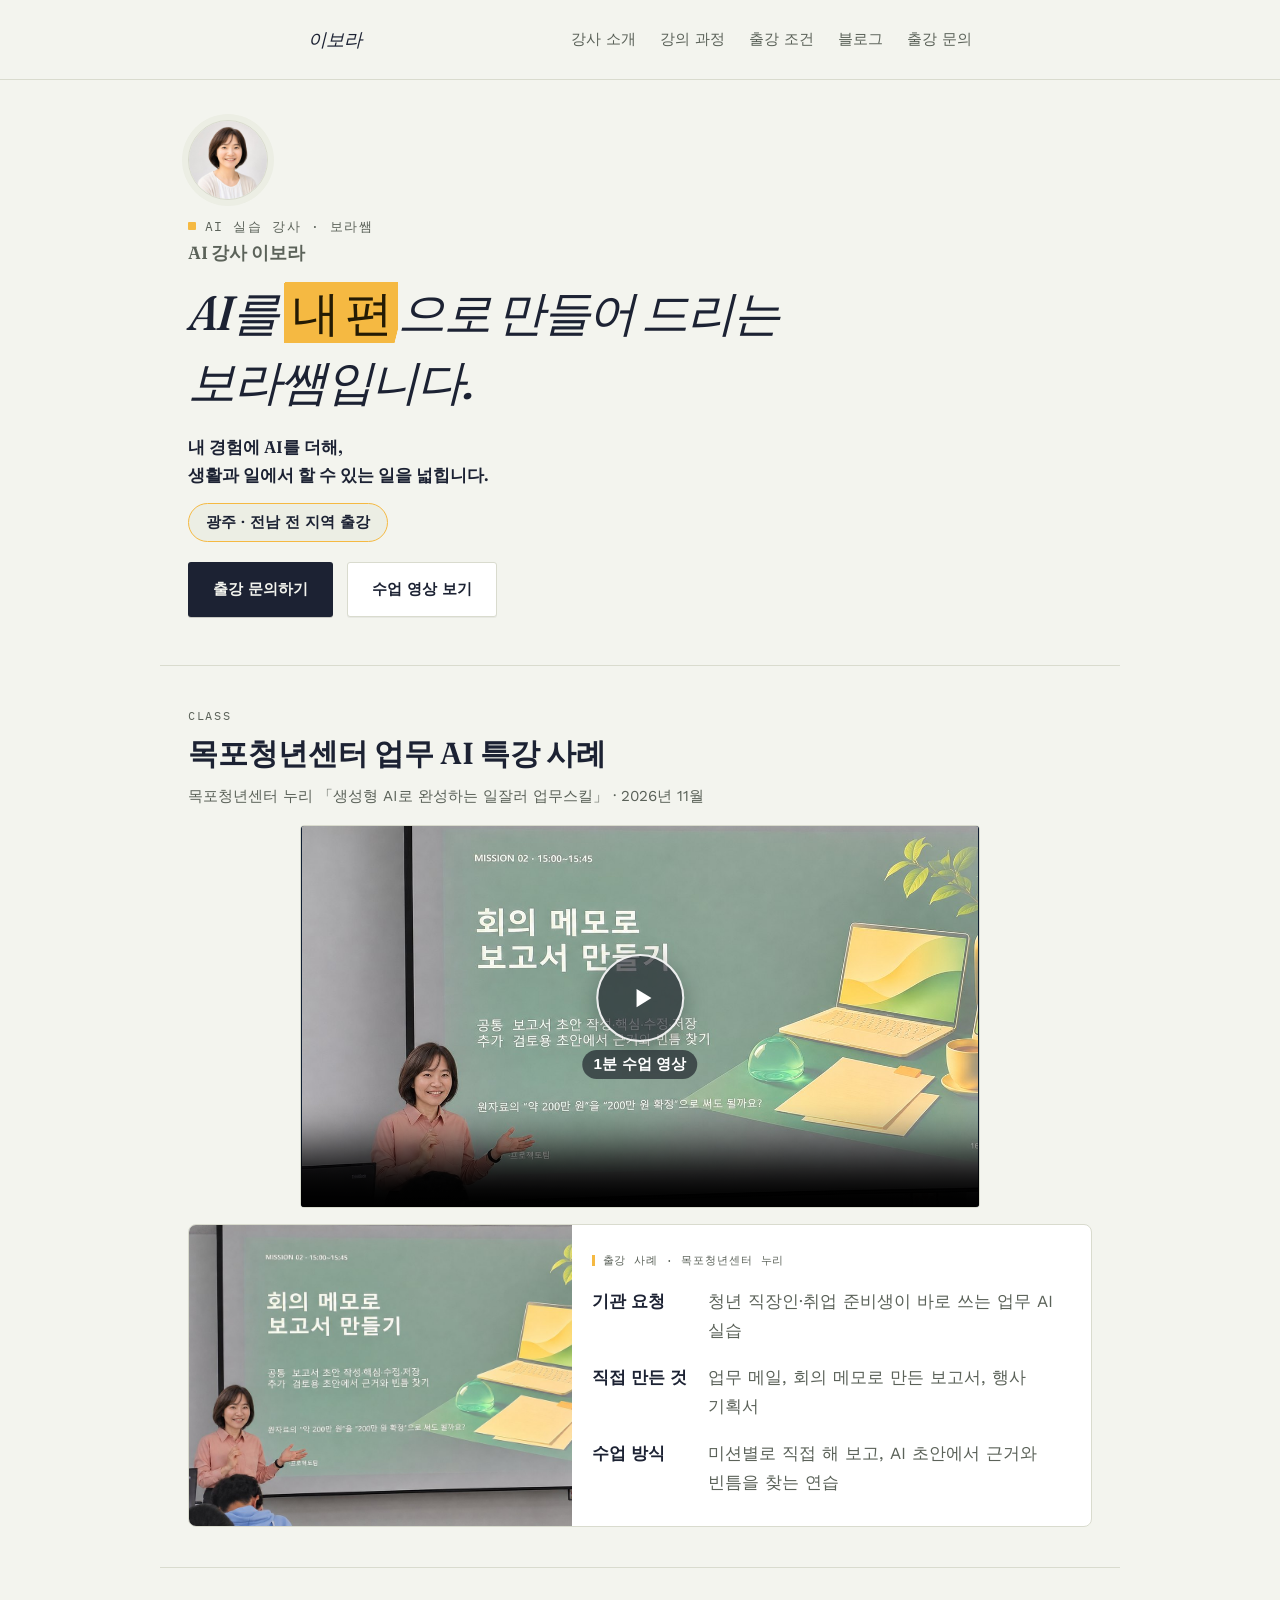
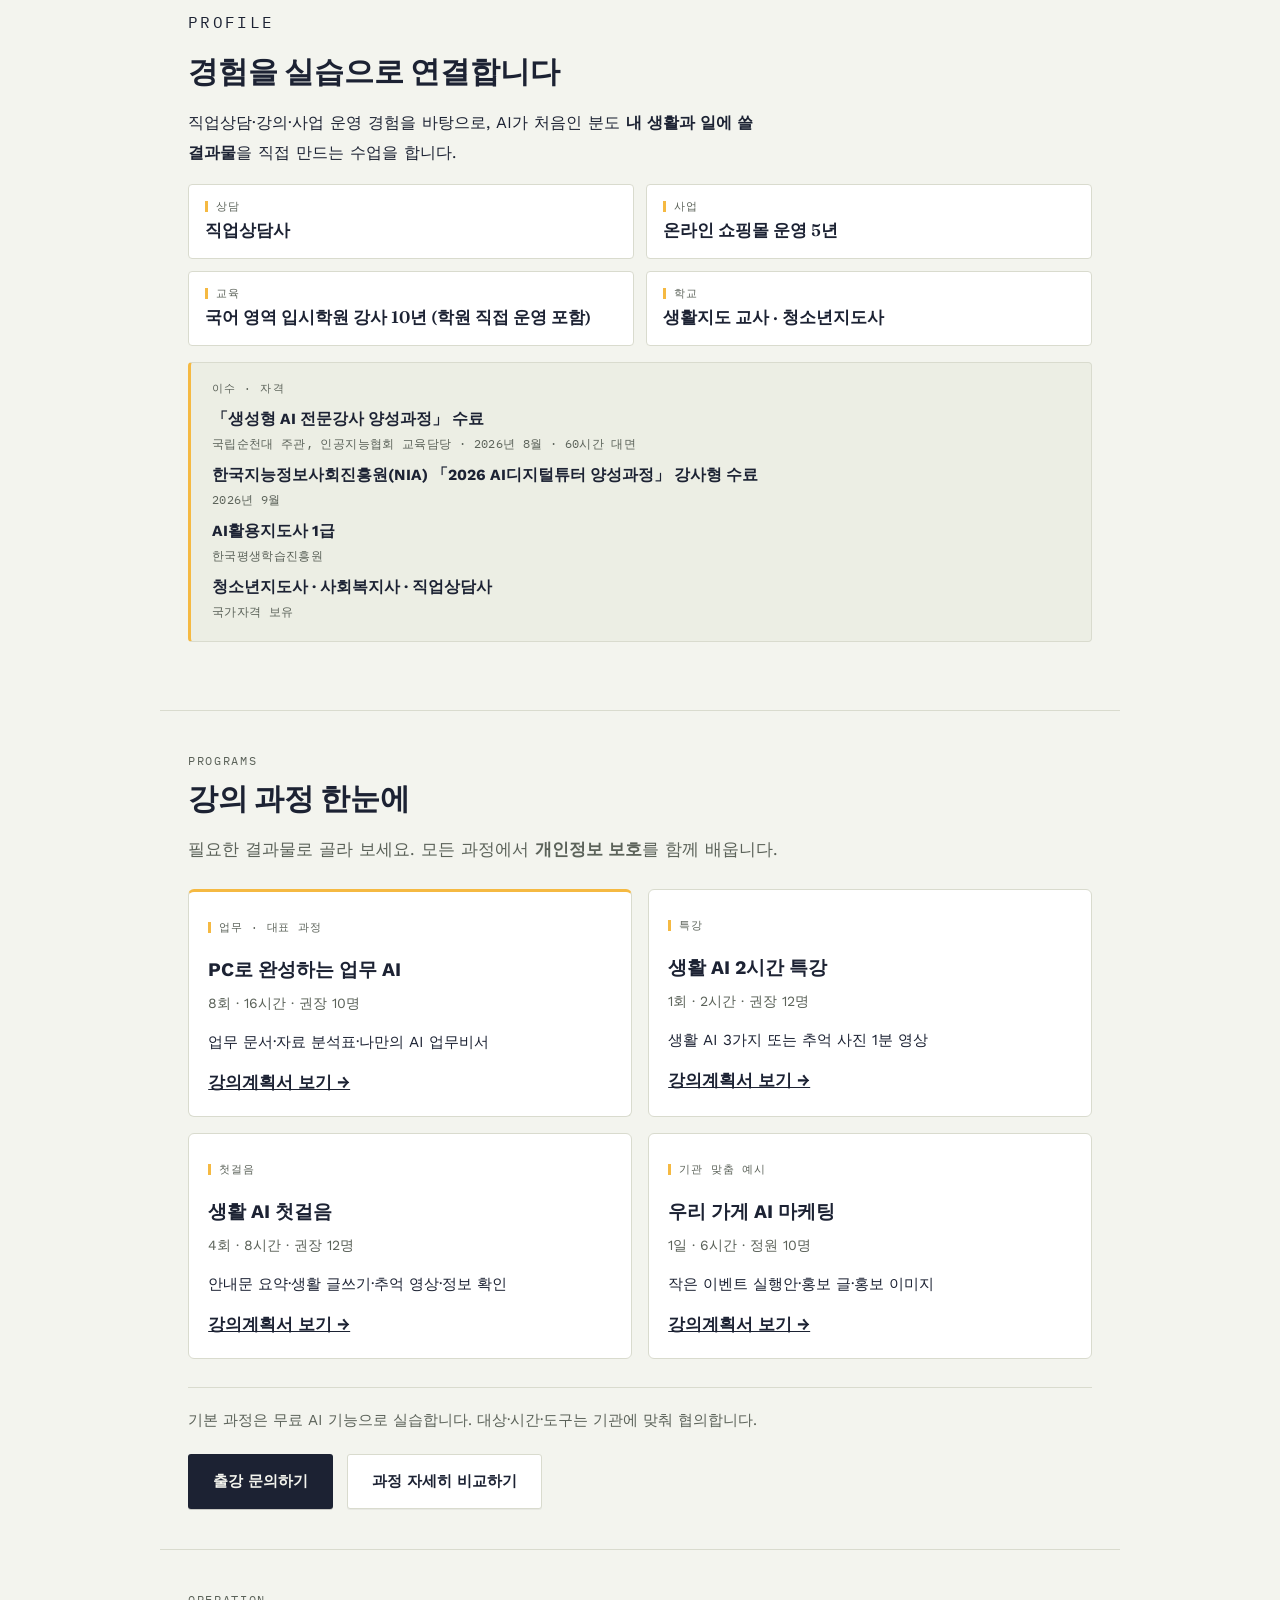
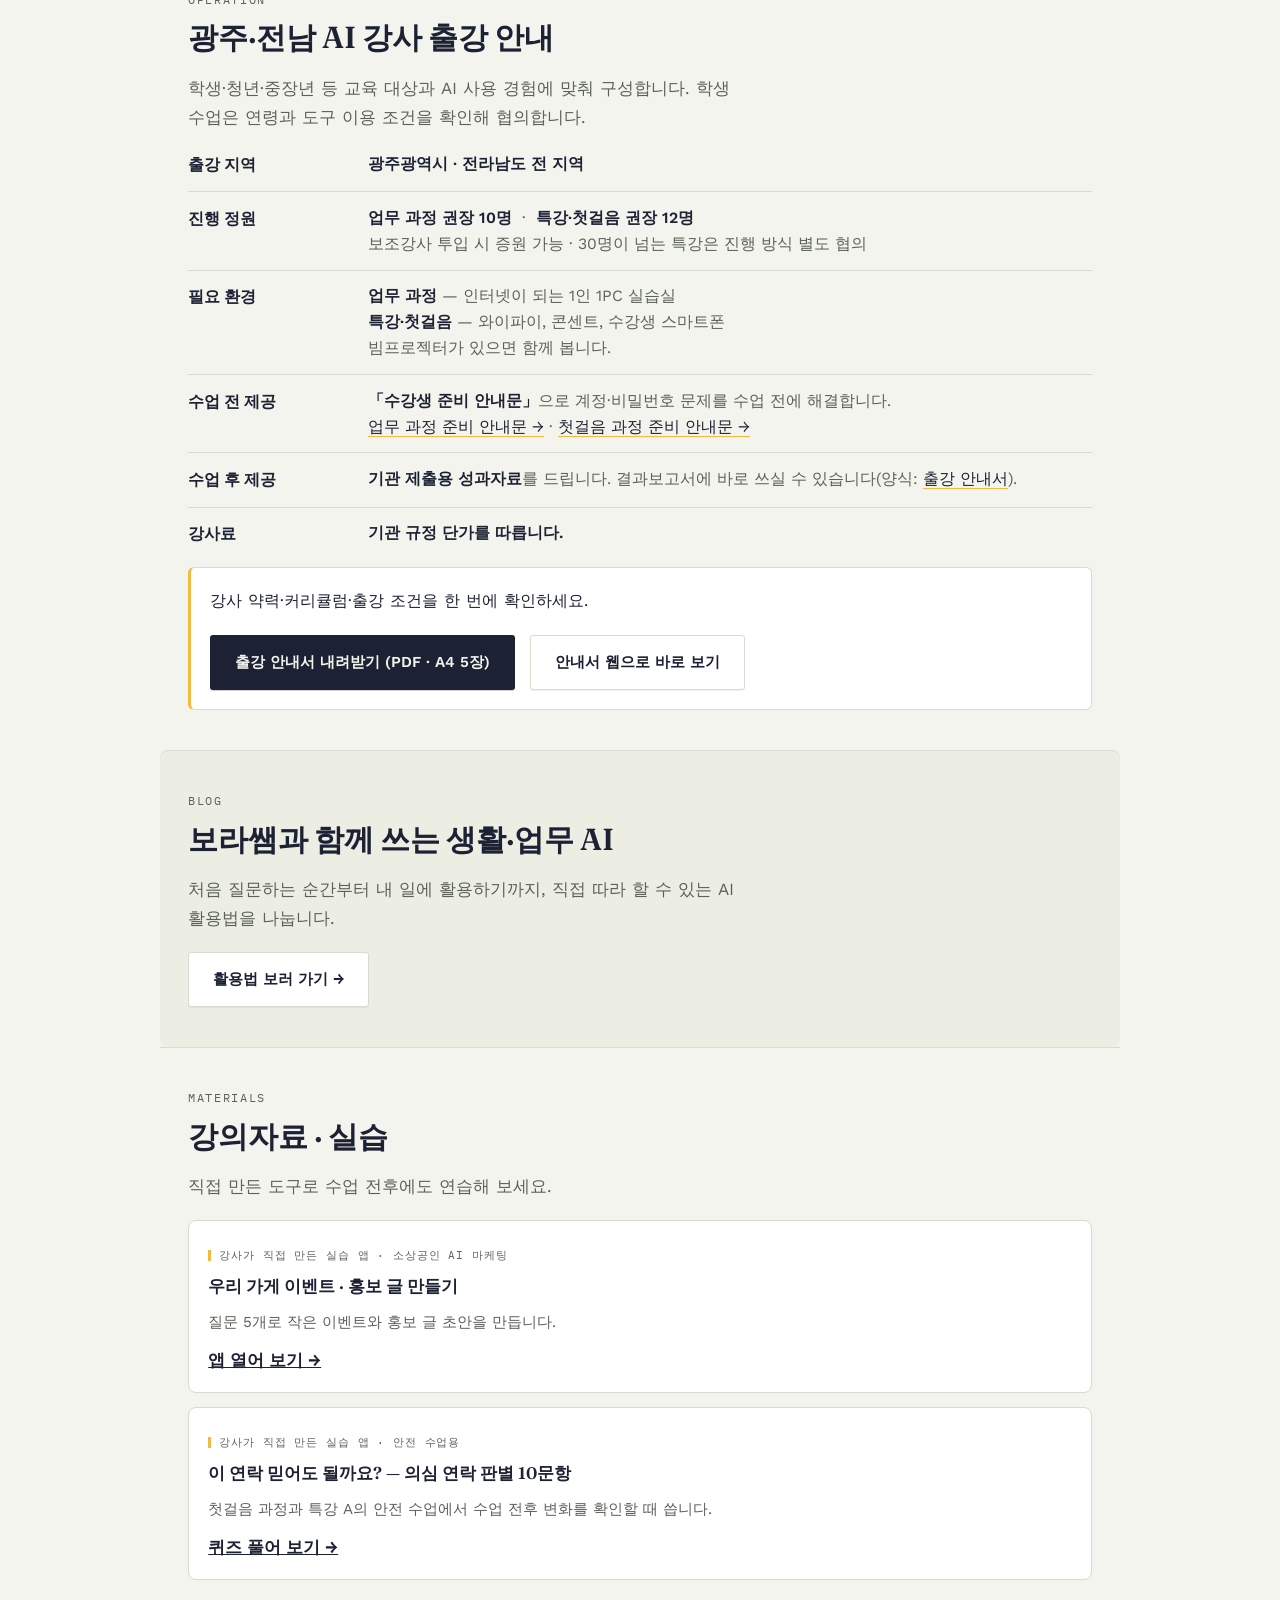
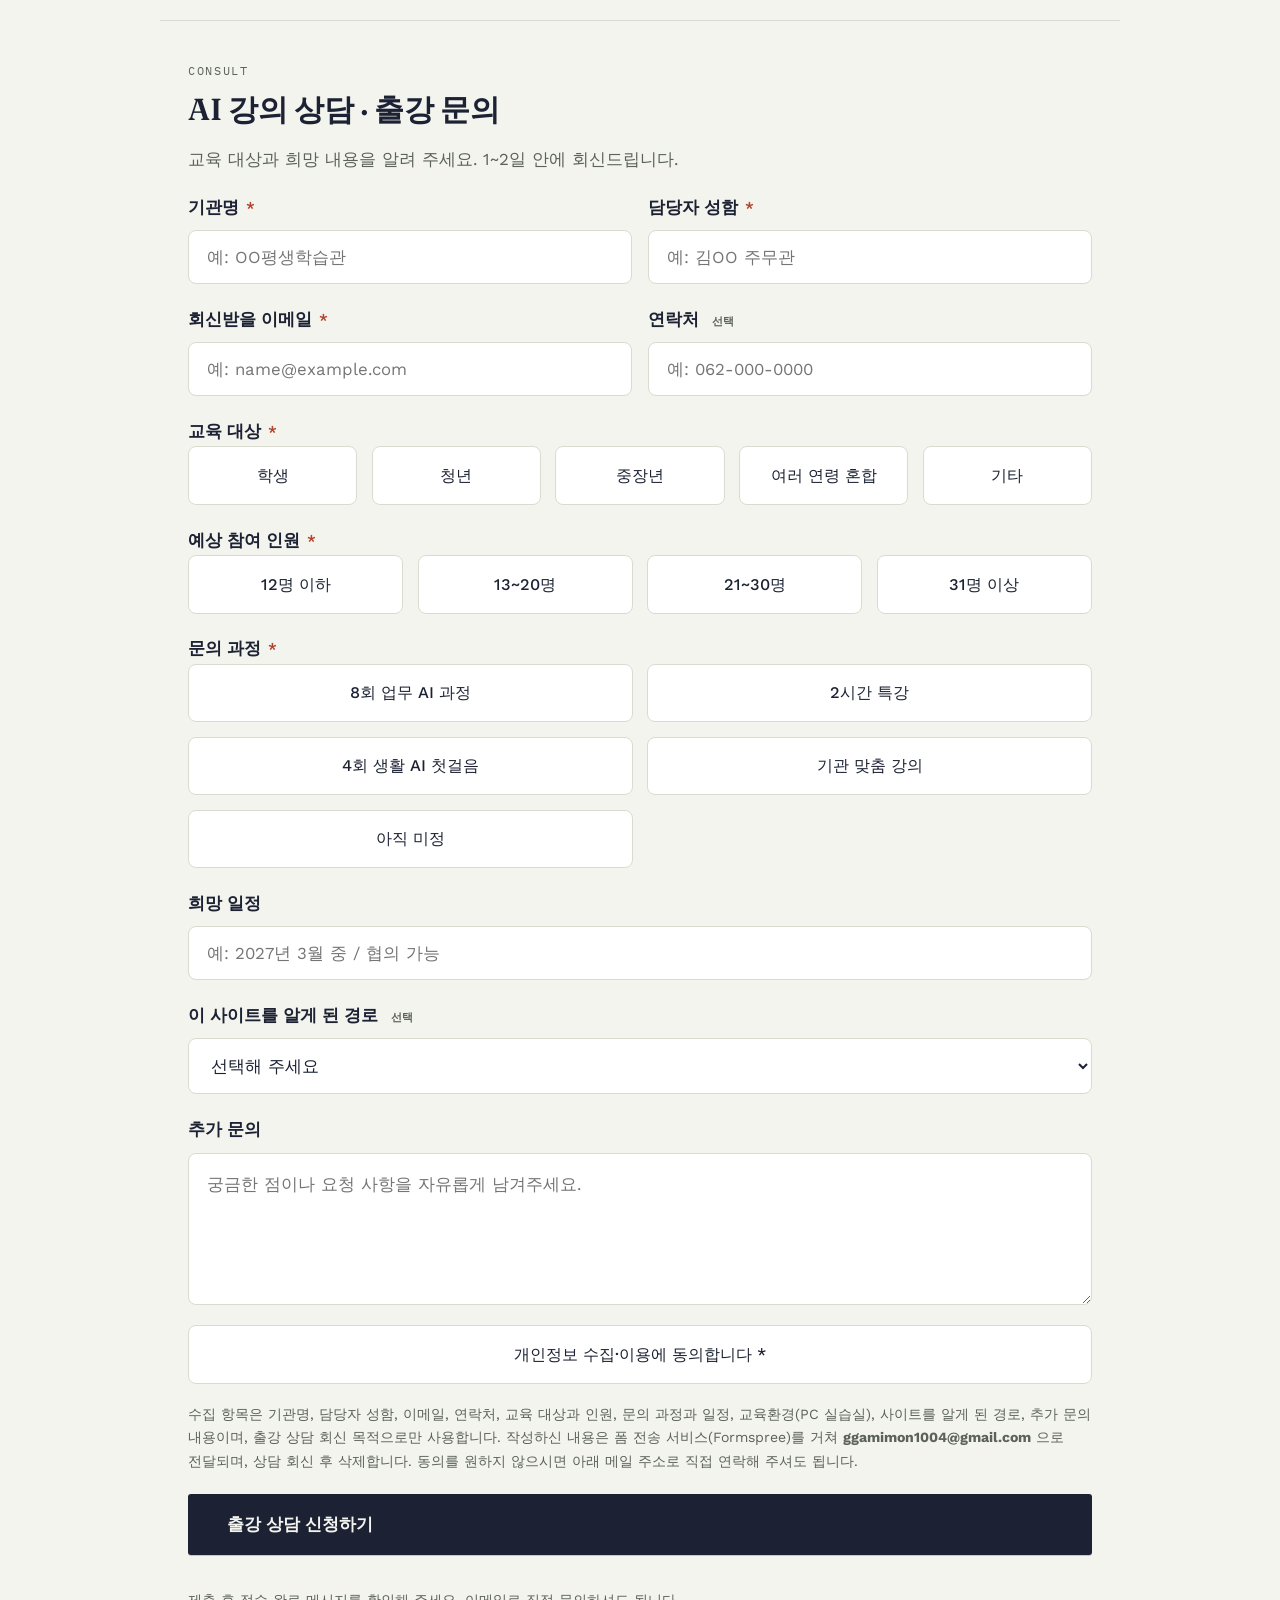
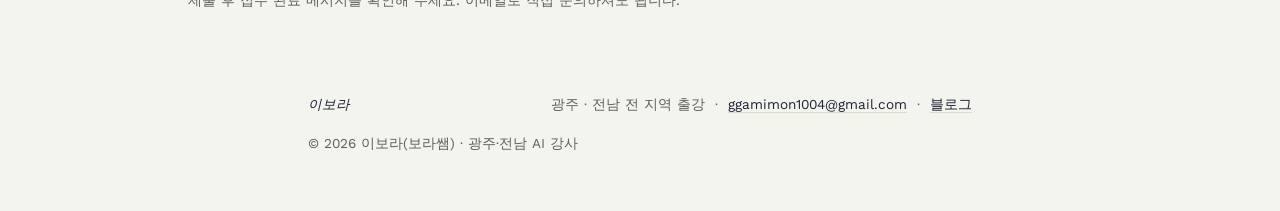
<file: index.html>
<!doctype html>
<html lang="ko">
<head>
<meta charset="UTF-8">
<meta name="viewport" content="width=device-width, initial-scale=1.0">
<meta name="naver-site-verification" content="c36aa19e795326d4e128d2a13e899eafd79ee9c6" />
<title>광주·전남 AI 강사 이보라(보라쌤) | 생활·업무 AI 교육</title>
<meta name="description" content="이보라(보라쌤)는 광주·전남(전남광주) 전 지역에 출강하는 AI 실습 강사입니다. 중장년·청년·소상공인이 ChatGPT·제미나이 같은 생성형 AI를 생활과 업무에 직접 써서 할 수 있는 일을 넓히도록, 업무 메일·보고서·기획서 같은 결과물을 만드는 실습으로 가르칩니다.">
<meta name="keywords" content="AI 강사, 광주 AI 강사, 전남 AI 강사, 전남광주 AI 강사, 광주전남 AI 강사, 중장년 AI 강의, 중장년 AI 교육, 신중년 AI 강의, 이보라, 보라쌤, 생활 AI, 업무 AI, ChatGPT 강의, 생성형 AI 활용 교육, 소상공인 AI 마케팅">
<meta name="author" content="이보라 (보라쌤)">
<meta name="robots" content="index, follow, max-image-preview:large, max-snippet:-1">
<link rel="canonical" href="https://www.aibora.kr/">
<link rel="alternate" type="text/plain" title="LLMs.txt" href="https://www.aibora.kr/llms.txt">
<link rel="icon" href="/favicon.ico" sizes="48x48">
<link rel="icon" href="/favicon.svg" type="image/svg+xml">
<link rel="apple-touch-icon" href="/apple-touch-icon.png">
<meta name="theme-color" content="#F3F4EE">
<!-- 검색 결과·카카오톡·문자로 링크를 보낼 때 뜨는 미리보기입니다. -->
<meta property="og:type" content="website">
<meta property="og:site_name" content="이보라 AI 강사 · 보라쌤">
<meta property="og:locale" content="ko_KR">
<meta property="og:title" content="광주·전남 AI 강사 이보라(보라쌤) | 생활·업무 AI 교육">
<meta property="og:description" content="이보라(보라쌤)는 광주·전남(전남광주) 전 지역에 출강하는 AI 실습 강사입니다. 중장년·청년·소상공인이 ChatGPT·제미나이 같은 생성형 AI를 생활과 업무에 직접 써서 할 수 있는 일을 넓히도록, 업무 메일·보고서·기획서 같은 결과물을 만드는 실습으로 가르칩니다.">
<meta property="og:url" content="https://www.aibora.kr/">
<meta property="og:image" content="https://www.aibora.kr/images/og-lecture.jpg">
<meta property="og:image:width" content="1200">
<meta property="og:image:height" content="630">
<meta property="og:image:alt" content="AI 실습 강사 이보라(보라쌤)가 '회의 메모로 보고서 만들기' 실습을 설명하는 모습">
<meta name="twitter:card" content="summary_large_image">
<meta name="twitter:title" content="광주·전남 AI 강사 이보라(보라쌤) | 생활·업무 AI 교육">
<meta name="twitter:description" content="이보라(보라쌤)는 광주·전남(전남광주) 전 지역에 출강하는 AI 실습 강사입니다. 중장년·청년·소상공인이 ChatGPT·제미나이 같은 생성형 AI를 생활과 업무에 직접 써서 할 수 있는 일을 넓히도록, 업무 메일·보고서·기획서 같은 결과물을 만드는 실습으로 가르칩니다.">
<meta name="twitter:image" content="https://www.aibora.kr/images/og-lecture.jpg">
<script type="application/ld+json">
{
  "@context": "https://schema.org",
  "@graph": [
    {
      "@type": "WebSite",
      "@id": "https://www.aibora.kr/#website",
      "url": "https://www.aibora.kr/",
      "name": "이보라 AI 강사",
      "alternateName": [
        "보라쌤",
        "이보라 AI 강사 · 보라쌤",
        "aibora.kr",
        "전남광주 AI 강사 이보라"
      ],
      "inLanguage": "ko-KR",
      "publisher": {
        "@id": "https://www.aibora.kr/#person"
      }
    },
    {
      "@type": "ProfilePage",
      "primaryImageOfPage": {
        "@type": "ImageObject",
        "url": "https://www.aibora.kr/images/profile-lecture.jpg",
        "width": 800,
        "height": 800
      },
      "@id": "https://www.aibora.kr/#webpage",
      "url": "https://www.aibora.kr/",
      "name": "광주·전남 AI 강사 이보라(보라쌤) | 생활·업무 AI 교육",
      "description": "이보라(보라쌤)는 광주·전남(전남광주) 전 지역에 출강하는 AI 실습 강사입니다. 중장년·청년·소상공인이 ChatGPT·제미나이 같은 생성형 AI를 생활과 업무에 직접 써서 할 수 있는 일을 넓히도록, 업무 메일·보고서·기획서 같은 결과물을 만드는 실습으로 가르칩니다.",
      "inLanguage": "ko-KR",
      "isPartOf": {
        "@id": "https://www.aibora.kr/#website"
      },
      "mainEntity": {
        "@id": "https://www.aibora.kr/#person"
      },
      "dateModified": "2026-11-20T09:00:00+09:00"
    },
    {
      "@type": "Person",
      "@id": "https://www.aibora.kr/#person",
      "name": "이보라",
      "alternateName": [
        "보라쌤",
        "보라샘",
        "AI 보라쌤",
        "전남광주 AI 강사 이보라"
      ],
      "jobTitle": "AI 실습 강사",
      "description": "광주·전남(전남광주) 수강생이 ChatGPT·제미나이 같은 생성형 AI를 생활과 업무에 활용해 할 수 있는 일을 넓히도록 돕는 AI 실습 강사. 중장년 대상 AI 강의와 청년·소상공인 맞춤 강의를 하며, 업무 메일·보고서·기획서를 AI로 직접 만드는 실습 수업을 합니다. 직업상담사 경력이 있습니다. 네이버 블로그 「보라쌤의 AI 이야기」 운영.",
      "url": "https://www.aibora.kr/",
      "image": [
        {
          "@type": "ImageObject",
          "url": "https://www.aibora.kr/images/profile-lecture.jpg",
          "width": 800,
          "height": 800,
          "caption": "AI 실습 강사 이보라(보라쌤) 강의 모습"
        },
        {
          "@type": "ImageObject",
          "url": "https://www.aibora.kr/images/profile.jpg",
          "width": 432,
          "height": 432,
          "caption": "AI 실습 강사 이보라(보라쌤) 프로필 사진"
        }
      ],
      "email": "mailto:ggamimon1004@gmail.com",
      "sameAs": [
        "https://blog.naver.com/ggamimong"
      ],
      "knowsAbout": [
        "생성형 AI",
        "ChatGPT",
        "Gemini",
        "업무 AI 활용",
        "생활 AI 활용",
        "AI 문서 작성",
        "AI 리터러시",
        "직업상담",
        "중장년 AI 강의",
        "신중년 디지털 리터러시",
        "소상공인 AI 마케팅"
      ],
      "hasOccupation": {
        "@type": "Occupation",
        "name": "AI 강사",
        "occupationLocation": [
          {
            "@type": "AdministrativeArea",
            "name": "광주광역시"
          },
          {
            "@type": "AdministrativeArea",
            "name": "전라남도"
          }
        ]
      },
      "hasCredential": [
        {
          "@type": "EducationalOccupationalCredential",
          "name": "AI활용지도사 1급",
          "credentialCategory": "certification",
          "recognizedBy": {
            "@type": "Organization",
            "name": "한국평생학습진흥원"
          }
        },
        {
          "@type": "EducationalOccupationalCredential",
          "name": "생성형 AI 전문강사 양성과정 수료 (60시간, 국립순천대 주관)",
          "credentialCategory": "certificate of completion",
          "recognizedBy": {
            "@type": "Organization",
            "name": "한국인공지능소프트웨어산업협회"
          }
        },
        {
          "@type": "EducationalOccupationalCredential",
          "name": "2026 AI디지털튜터 양성과정 강사형 수료",
          "credentialCategory": "certificate of completion",
          "recognizedBy": {
            "@type": "GovernmentOrganization",
            "name": "한국지능정보사회진흥원(NIA)"
          }
        },
        {
          "@type": "EducationalOccupationalCredential",
          "name": "청소년지도사",
          "credentialCategory": "license"
        },
        {
          "@type": "EducationalOccupationalCredential",
          "name": "사회복지사",
          "credentialCategory": "license"
        },
        {
          "@type": "EducationalOccupationalCredential",
          "name": "직업상담사",
          "credentialCategory": "license"
        }
      ],
      "makesOffer": [
        {
          "@type": "Offer",
          "itemOffered": {
            "@id": "https://www.aibora.kr/special.html#special-a"
          }
        },
        {
          "@type": "Offer",
          "itemOffered": {
            "@id": "https://www.aibora.kr/special.html#special-b"
          }
        },
        {
          "@type": "Offer",
          "itemOffered": {
            "@id": "https://www.aibora.kr/syllabus.html#course"
          }
        },
        {
          "@type": "Offer",
          "itemOffered": {
            "@id": "https://www.aibora.kr/syllabus-mid.html#course"
          }
        },
        {
          "@type": "Offer",
          "itemOffered": {
            "@id": "https://www.aibora.kr/smallbiz.html#course"
          }
        }
      ]
    },
    {
      "@type": "Service",
      "@id": "https://www.aibora.kr/#ai-education",
      "name": "광주·전남(전남광주) 중장년·생활·업무 AI 출강 교육",
      "alternateName": [
        "전남광주 AI 강사 출강",
        "중장년 대상 AI 강의",
        "광주·전남 생활·업무 AI 출강 교육"
      ],
      "serviceType": "기관 대상 생성형 AI 실습 교육",
      "description": "이보라(보라쌤)가 광주·전남 기관에서 진행하는 생활·업무 AI 실습 교육. 생활·업무 활용 중심 업무 AI, 생활 AI 특강·첫걸음과 기관 맞춤 강의를 운영합니다.",
      "url": "https://www.aibora.kr/#operation",
      "provider": {
        "@id": "https://www.aibora.kr/#person"
      },
      "audience": {
        "@type": "Audience",
        "audienceType": "중장년·신중년, 청년·재직자, 소상공인, 평생학습관·도서관·복지관·청년센터 수강생"
      },
      "areaServed": [
        {
          "@type": "AdministrativeArea",
          "name": "광주광역시"
        },
        {
          "@type": "AdministrativeArea",
          "name": "전라남도"
        }
      ],
      "availableChannel": {
        "@type": "ServiceChannel",
        "serviceUrl": "https://www.aibora.kr/#consult"
      }
    },
    {
      "@type": "VideoObject",
      "@id": "https://www.aibora.kr/#video",
      "name": "목포청년센터 누리 「생성형 AI로 완성하는 일잘러 업무스킬」 특강 하이라이트",
      "description": "AI 실습 강사 이보라(보라쌤)의 업무 AI 특강 현장 1분 영상. 업무 메일·보고서·행사 기획서를 생성형 AI로 직접 만드는 실습.",
      "thumbnailUrl": "https://www.aibora.kr/videos/mokpo-poster.jpg",
      "contentUrl": "https://www.aibora.kr/videos/mokpo-highlight.mp4",
      "uploadDate": "2026-11-15T00:00:00+09:00",
      "duration": "PT59S",
      "inLanguage": "ko-KR",
      "creator": {
        "@id": "https://www.aibora.kr/#person"
      }
    }
  ]
}
</script>
<link rel="preconnect" href="https://fonts.googleapis.com">
<link rel="preconnect" href="https://fonts.gstatic.com" crossorigin>
<link href="https://fonts.googleapis.com/css2?family=Fraunces:ital,opsz,wght@0,9..144,400;0,9..144,600;1,9..144,500&family=Work+Sans:wght@400;500;600&family=IBM+Plex+Mono:wght@500&display=swap" rel="stylesheet">
<link rel="stylesheet" href="styles.css">
<style>
  header.hero {
    padding: clamp(3.5rem, 10vw, 6rem) 1.75rem clamp(3rem, 8vw, 4.5rem);
    max-width: 720px;
    margin: 0 auto;
  }

  .avatar {
    position: relative;
    width: 108px;
    height: 108px;
    border-radius: 50%;
    overflow: hidden;
    background: var(--surface-2);
    border: 1px solid var(--line);
    display: flex;
    align-items: center;
    justify-content: center;
    margin-bottom: 1.75rem;
  }

  .avatar img {
    position: absolute;
    inset: 0;
    width: 100%;
    height: 100%;
    object-fit: cover;
  }

  .avatar-fallback {
    font-family: var(--font-display);
    font-style: italic;
    font-weight: 500;
    font-size: 1.05rem;
    color: var(--ink-soft);
  }

  .subtagline {
    color: var(--ink-soft);
    font-size: 0.98rem;
    line-height: 1.6;
    max-width: 52ch;
    margin: -1.35rem 0 1.85rem;
  }

  .about p {
    max-width: 58ch;
    color: var(--ink);
    margin: 0 0 1.05rem;
    font-size: 1.03rem;
  }
  .about p:last-child { margin-bottom: 0; }

  .profile-lead {
    max-width: 56ch;
    color: var(--ink);
    margin: 0 0 2rem;
    font-size: 1.06rem;
    line-height: 1.8;
  }

  .credential-grid {
    list-style: none;
    margin: 0 0 1.6rem;
    padding: 0;
    display: grid;
    grid-template-columns: repeat(2, minmax(0, 1fr));
    gap: 1rem;
  }

  .credential-card {
    display: flex;
    flex-direction: column;
    gap: 0.4rem;
    padding: 1.35rem 1.4rem;
    border: 1px solid var(--line);
    border-radius: 4px;
    background: var(--surface);
  }

  .cred-tag {
    font-family: var(--font-mono);
    font-size: 0.7rem;
    letter-spacing: 0.1em;
    color: var(--ink-soft);
    border-left: 3px solid var(--accent);
    padding-left: 0.5rem;
    line-height: 1;
  }

  .cred-title {
    font-family: var(--font-display);
    font-weight: 600;
    font-size: 1.16rem;
    color: var(--ink);
    line-height: 1.4;
  }

  .cred-desc {
    color: var(--ink-soft);
    font-size: 0.95rem;
    line-height: 1.6;
    margin: 0;
  }

  .profile-note {
    max-width: 58ch;
    color: var(--ink-soft);
    font-size: 0.97rem;
    line-height: 1.75;
    margin: 0;
  }

  @media (max-width: 640px) {
    .credential-grid { grid-template-columns: 1fr; gap: 0.85rem; }
    .cred-title { font-size: 1.08rem; }
    .cred-desc { font-size: 0.93rem; }
  }

  .video-embed {
    position: relative;
    width: 100%;
    aspect-ratio: 16 / 9;
    border-radius: 4px;
    overflow: hidden;
    border: 1px solid var(--line);
    background: var(--surface-2);
  }

  .video-embed iframe,
  .video-embed video {
    position: absolute;
    inset: 0;
    width: 100%;
    height: 100%;
    border: 0;
    display: block;
    background: #0F1E33;
  }

  .topics-list {
    list-style: none;
    margin: 0;
    padding: 0;
    display: grid;
    gap: 0;
  }

  .topics-list li {
    display: grid;
    grid-template-columns: minmax(0, 13rem) 1fr;
    gap: 0.5rem 1.75rem;
    padding: 1.25rem 0;
    border-top: 1px solid var(--line);
  }
  .topics-list li:first-child { border-top: none; padding-top: 0; }
  .topics-list li:last-child { padding-bottom: 0; }

  .topic-name {
    font-family: var(--font-display);
    font-weight: 600;
    font-size: 1.12rem;
    color: var(--ink);
  }

  .topic-desc {
    color: var(--ink-soft);
    font-size: 0.98rem;
    line-height: 1.6;
  }

  .topic-lead {
    display: block;
    color: var(--ink);
    font-weight: 600;
    margin-bottom: 0.35rem;
  }

  @media (max-width: 560px) {
    .topics-list li {
      grid-template-columns: 1fr;
      gap: 0.35rem;
    }
  }

  /* --- 3개 과정 한눈에 (2026.9) --- */

  .courses-lead {
    color: var(--ink-soft);
    max-width: 58ch;
    margin: 0 0 1.6rem;
  }

  .course-table {
    width: 100%;
    border-collapse: collapse;
    font-size: 0.95rem;
  }

  .course-table thead th {
    text-align: left;
    font-family: var(--font-mono);
    font-size: 0.7rem;
    font-weight: 500;
    letter-spacing: 0.08em;
    color: var(--ink-soft);
    padding: 0 0.9rem 0.6rem 0;
    border-bottom: 1.5px solid var(--ink);
  }

  .course-table tbody th,
  .course-table td {
    text-align: left;
    vertical-align: top;
    padding: 1.05rem 0.9rem 1.05rem 0;
    border-bottom: 1px solid var(--line);
    line-height: 1.6;
    color: var(--ink);
  }

  .course-table tbody th { font-weight: 400; width: 31%; }
  .course-table td:nth-child(3) { width: 20%; }
  .course-table td:last-child { color: var(--ink-soft); }

  .course-kind {
    display: inline-block;
    font-family: var(--font-mono);
    font-size: 0.68rem;
    letter-spacing: 0.06em;
    color: var(--accent-ink);
    background: var(--accent);
    border-radius: 3px;
    padding: 0.1rem 0.45rem;
    margin-bottom: 0.35rem;
  }

  .course-name {
    display: block;
    font-family: var(--font-display);
    font-weight: 600;
    font-size: 1.05rem;
    line-height: 1.35;
  }

  .course-link {
    display: inline-block;
    margin-top: 0.7rem;
    padding: 0.4rem 0.85rem;
    font-size: 0.88rem;
    font-weight: 500;
    color: var(--ink);
    text-decoration: none;
    background: var(--surface);
    border: 1.5px solid var(--ink);
    border-radius: 6px;
    transition: background 0.15s ease, border-color 0.15s ease;
  }

  .course-link:hover,
  .course-link:focus-visible { background: var(--accent); border-color: var(--accent); color: var(--accent-ink); }

  .course-rec {
    display: inline-block;
    margin: 0 0 0.35rem 0.35rem;
    padding: 0.05rem 0.45rem;
    font-size: 0.72rem;
    font-weight: 600;
    color: var(--ink);
    border: 1.5px solid var(--accent);
    border-radius: 3px;
  }

  .course-sub { display: block; color: var(--ink-soft); font-size: 0.86rem; }

  .course-table tbody tr:last-child th,
  .course-table tbody tr:last-child td { border-bottom: none; }

  @media (max-width: 640px) {
    .course-table thead { display: none; }
    .course-table,
    .course-table tbody,
    .course-table tr,
    .course-table th,
    .course-table td { display: block; width: 100%; }
    .course-table tr {
      border: 1px solid var(--line);
      border-radius: 8px;
      background: var(--surface);
      padding: 1rem 1.1rem;
      margin-bottom: 0.9rem;
    }
    .course-table tbody th,
    .course-table td { border-bottom: none; padding: 0.3rem 0; }
    .course-table tbody th { width: 100%; padding-bottom: 0.5rem; }
    .course-table td:nth-child(3) { width: 100%; }
    .course-table td::before {
      content: attr(data-label);
      display: block;
      font-family: var(--font-mono);
      font-size: 0.68rem;
      letter-spacing: 0.06em;
      color: var(--ink-soft);
      margin-bottom: 0.1rem;
    }
  }

  /* --- 자주 묻는 질문 (2026.9) --- */

  .faq-list { border-top: 1px solid var(--line); }

  .faq-item { border-bottom: 1px solid var(--line); }

  .faq-item summary {
    list-style: none;
    cursor: pointer;
    display: flex;
    align-items: baseline;
    gap: 0.75rem;
    padding: 1.1rem 0;
  }

  .faq-item summary::-webkit-details-marker { display: none; }

  .faq-item summary::before {
    content: "Q";
    flex: none;
    font-family: var(--font-mono);
    font-size: 0.8rem;
    color: var(--accent-ink);
    background: var(--accent);
    border-radius: 3px;
    padding: 0.05rem 0.4rem;
  }

  .faq-q {
    margin: 0;
    font-family: var(--font-body);
    font-size: 1.04rem;
    font-weight: 600;
    line-height: 1.5;
    color: var(--ink);
  }

  .faq-a {
    margin: 0 0 1.2rem 2.15rem;
    color: var(--ink-soft);
    font-size: 0.98rem;
    line-height: 1.75;
    max-width: 60ch;
  }

  .booking-guide {
    padding: 1.25rem 1.4rem;
    margin: 0 0 1.8rem;
    background: var(--surface);
    border: 1px solid var(--line);
    border-left: 3px solid var(--accent);
    border-radius: 4px;
  }
  .booking-guide h3 { margin: 0 0 0.8rem; font-size: 1.05rem; line-height: 1.5; }
  .booking-guide ol { margin: 0; padding-left: 1.3rem; }
  .booking-guide li { margin: 0 0 0.8rem; font-size: 0.96rem; line-height: 1.8; }
  .booking-guide li:last-child { margin-bottom: 0; }
  .booking-guide a { text-underline-offset: 0.2em; }

  /* --- consult section --- */

  .consult-desc {
    color: var(--ink-soft);
    font-size: 1.05rem;
    max-width: 52ch;
    margin: 0 0 2.5rem;
  }

  .consult-form {
    display: flex;
    flex-direction: column;
    gap: 2.5rem;
  }

  .c-field {
    display: flex;
    flex-direction: column;
    gap: 0.9rem;
    border: 0;
    margin: 0;
    padding: 0;
    min-width: 0;
  }

  .c-field legend {
    width: 100%;
    padding: 0;
    margin: 0;
  }

  .c-label {
    display: flex;
    align-items: baseline;
    gap: 0.45rem;
    font-family: var(--font-body);
    font-weight: 600;
    font-size: 1.08rem;
    color: var(--ink);
  }

  .c-label .req {
    color: var(--danger);
    font-size: 0.95rem;
  }

  .c-label .c-hint {
    font-weight: 400;
    font-size: 0.92rem;
    color: var(--ink-soft);
  }

  .c-input {
    display: block;
    width: 100%;
    font-family: var(--font-body);
    font-size: 1.05rem;
    color: var(--ink);
    background: var(--surface);
    border: 1.5px solid var(--line);
    border-radius: 8px;
    padding: 1rem 1.1rem;
  }

  .c-input:disabled {
    opacity: 0.5;
    background: var(--surface-2);
  }

  .c-textarea {
    min-height: 9.5rem;
    line-height: 1.7;
    resize: vertical;
  }

  .choice-grid {
    display: grid;
    gap: 0.9rem;
  }

  .choice-grid-4 { grid-template-columns: repeat(4, 1fr); }
  .choice-grid-5 { grid-template-columns: repeat(5, 1fr); }
  .choice-grid-2 { grid-template-columns: repeat(2, 1fr); }

  @media (max-width: 640px) {
    .choice-grid-4 { grid-template-columns: repeat(2, 1fr); }
    .choice-grid-5 { grid-template-columns: repeat(2, 1fr); }
    .choice-grid-2 { grid-template-columns: 1fr; }
  }

  .choice-card {
    position: relative;
    display: flex;
    align-items: center;
    justify-content: center;
    text-align: center;
    min-height: 3.5rem;
    padding: 0.9rem 1rem;
    border: 1.5px solid var(--line);
    border-radius: 8px;
    background: var(--surface);
    font-size: 1.02rem;
    font-weight: 500;
    color: var(--ink);
    cursor: pointer;
    transition: border-color 0.15s ease, background 0.15s ease, color 0.15s ease;
  }

  .choice-card input {
    position: absolute;
    opacity: 0;
    width: 1px;
    height: 1px;
    margin: 0;
    pointer-events: none;
  }

  /* --- 입력 누락 안내 (2026.9 수정) ---
     선택 버튼·동의 체크박스는 화면에 보이지 않는 입력칸이라,
     브라우저 기본 경고 말풍선이 뜨지 않았습니다. 직접 빨간 안내를 띄웁니다. */
  #consult,
  #consult .c-field,
  #consult-success,
  #form-alert {
    scroll-margin-top: 7rem;
  }

  .c-error {
    display: none;
    margin: 0;
    color: var(--danger);
    font-size: 0.95rem;
    font-weight: 600;
    line-height: 1.5;
  }

  .c-field.is-invalid .c-error { display: block; }

  .c-field.is-invalid .c-input,
  .c-field.is-invalid .choice-card {
    border-color: var(--danger);
    border-width: 2px;
  }

  .form-alert {
    margin: 0;
    padding: 1rem 1.15rem;
    border: 2px solid var(--danger);
    border-radius: 8px;
    background: var(--surface);
    color: var(--ink);
    font-size: 1rem;
    line-height: 1.65;
  }

  .form-alert strong { color: var(--danger); }

  .form-alert-detail {
    display: block;
    margin-top: 0.35rem;
    color: var(--ink-soft);
    font-size: 0.88rem;
  }

  .c-honeypot {
    position: absolute;
    left: -9999px;
    width: 1px;
    height: 1px;
    overflow: hidden;
  }

  .choice-card:hover { border-color: var(--ink-soft); }
  .choice-card:focus-within { outline: 2px solid var(--accent); outline-offset: 2px; }

  .choice-card:has(input:checked) {
    border-color: var(--accent);
    background: var(--accent);
    color: var(--accent-ink);
    font-weight: 600;
  }

  .choice-card-inline {
    min-height: auto;
    flex: 0 0 auto;
    padding: 0.9rem 1.35rem;
  }

  .date-row {
    display: flex;
    flex-wrap: wrap;
    gap: 0.9rem;
    align-items: stretch;
  }

  .date-row .c-input { flex: 1 1 220px; }

  @media (prefers-reduced-motion: reduce) {
    .choice-card { transition: none; }
  }

  .btn-consult-submit {
    align-self: flex-start;
    font-size: 1.08rem;
    padding: 1.1rem 2.4rem;
  }

  @media (max-width: 560px) {
    .btn-consult-submit {
      width: 100%;
      justify-content: center;
    }
  }

  .c-optional {
    font-family: var(--font-mono);
    font-size: 0.68rem;
    letter-spacing: 0.06em;
    color: var(--ink-soft);
    margin-left: 0.35rem;
  }

  .c-consent-note {
    margin: 0.7rem 0 0;
    color: var(--ink-soft);
    font-size: 0.88rem;
    line-height: 1.65;
  }

  .c-submit-note {
    margin: 0.85rem 0 0;
    color: var(--ink-soft);
    font-size: 0.9rem;
    line-height: 1.65;
  }

  .made-tag {
    display: inline-block;
    font-family: var(--font-mono);
    font-size: 0.68rem;
    letter-spacing: 0.08em;
    color: var(--ink-soft);
    border-left: 3px solid var(--accent);
    padding-left: 0.5rem;
    margin-bottom: 0.7rem;
    line-height: 1;
  }

  .material-card-note {
    margin: 0.8rem 0 0;
    color: var(--ink-soft);
    font-size: 0.88rem;
    line-height: 1.6;
  }

  .consult-success {
    padding: 2.5rem 0;
    text-align: center;
    display: flex;
    flex-direction: column;
    align-items: center;
    gap: 0.75rem;
  }

  .consult-success-title {
    font-family: var(--font-display);
    font-weight: 600;
    font-size: 1.35rem;
    margin: 0;
  }

  .consult-success p {
    color: var(--ink-soft);
    margin: 0 0 0.5rem;
    max-width: 40ch;
  }

  .consult-manual {
    width: 100%;
    text-align: left;
    display: flex;
    flex-direction: column;
    gap: 0.9rem;
    margin: 0.5rem 0 1.25rem;
    padding-top: 1.5rem;
    border-top: 1px solid var(--line);
  }

  .consult-ways {
    margin: 0 0 1rem;
    padding-left: 1.2rem;
    color: var(--ink);
    font-size: 0.93rem;
    line-height: 1.75;
  }

  .consult-ways li { margin-bottom: 0.35rem; }

  .consult-manual-help {
    max-width: none !important;
    margin: 0 !important;
  }

  .consult-manual .c-textarea {
    min-height: 12rem;
    font-size: 0.95rem;
  }

  .topics-note {
    margin: 1.75rem 0 0;
    padding-top: 1.25rem;
    border-top: 1px solid var(--line);
    color: var(--ink-soft);
    font-size: 0.95rem;
  }

  .video-empty {
    position: absolute;
    inset: 0;
    margin: 0;
    display: flex;
    align-items: center;
    justify-content: center;
    color: var(--ink-soft);
    font-size: 0.98rem;
  }

  /* --- materials section --- */

  .materials-desc {
    color: var(--ink-soft);
    max-width: 52ch;
    margin: 0 0 2rem;
  }

  .material-card {
    border: 1px solid var(--line);
    border-radius: 8px;
    padding: 1.75rem;
    background: var(--surface);
  }

  .material-card-title {
    font-family: var(--font-display);
    font-weight: 600;
    font-size: 1.25rem;
    margin: 0 0 0.6rem;
    text-wrap: balance;
  }

  .material-card-desc {
    color: var(--ink-soft);
    margin: 0 0 1.5rem;
  }

  @media (max-width: 560px) {
    .material-card .cta-row {
      flex-direction: column;
    }
    .material-card .btn {
      width: 100%;
      justify-content: center;
    }
  }

  /* --- 출강 지역 배지 (첫 화면) --- */

  .hero-region {
    display: inline-flex;
    align-items: center;
    gap: 0.5rem;
    font-family: var(--font-body);
    font-weight: 600;
    font-size: 0.95rem;
    color: var(--ink);
    background: var(--surface-2);
    border: 1.5px solid var(--accent);
    border-radius: 999px;
    padding: 0.5rem 1.05rem;
    margin: 0 0 1.35rem;
    line-height: 1.4;
  }

  .hero-region .region-sub {
    font-weight: 400;
    font-size: 0.88rem;
    color: var(--ink-soft);
  }

  @media (max-width: 480px) {
    .hero-region {
      flex-direction: column;
      align-items: flex-start;
      gap: 0.1rem;
      border-radius: 10px;
      padding: 0.6rem 1rem;
    }
  }

  .hero-proof {
    color: var(--ink);
    font-size: 0.97rem;
    line-height: 1.65;
    max-width: 44ch;
    margin: 0 0 2.25rem;
    padding-left: 0.85rem;
    border-left: 3px solid var(--accent);
  }

  /* --- 자격 · 수료 라인 --- */

  .cred-line {
    margin: 0 0 1.75rem;
    padding: 1.15rem 1.3rem;
    border: 1px solid var(--line);
    border-left: 3px solid var(--accent);
    border-radius: 4px;
    background: var(--surface-2);
  }

  .cred-line-label {
    display: block;
    font-family: var(--font-mono);
    font-size: 0.7rem;
    letter-spacing: 0.1em;
    color: var(--ink-soft);
    margin-bottom: 0.5rem;
  }

  .cred-line ul {
    list-style: none;
    margin: 0;
    padding: 0;
    color: var(--ink);
    font-size: 0.97rem;
    line-height: 1.7;
  }

  .cred-line li { margin: 0 0 0.55rem; }
  .cred-line li:last-child { margin-bottom: 0; }

  .cred-when {
    display: block;
    font-family: var(--font-mono);
    font-size: 0.76rem;
    letter-spacing: 0.03em;
    color: var(--ink-soft);
    margin-top: 0.1rem;
  }

  /* --- 첫 화면 신뢰 지표 --- */

  .hero-facts {
    list-style: none;
    margin: 0 0 1.6rem;
    padding: 0;
    display: flex;
    flex-wrap: wrap;
    gap: 0.5rem 1.4rem;
    font-size: 0.92rem;
    color: var(--ink-soft);
    line-height: 1.5;
  }

  .hero-facts li {
    position: relative;
    padding-left: 0.95rem;
  }

  .hero-facts li::before {
    content: "";
    position: absolute;
    left: 0;
    top: 0.52em;
    width: 0.42rem;
    height: 0.42rem;
    background: var(--accent);
    border-radius: 1px;
  }

  .hero-facts strong {
    color: var(--ink);
    font-weight: 600;
  }

  @media (max-width: 560px) {
    .hero-facts { gap: 0.45rem 1rem; font-size: 0.89rem; }
  }

  /* --- 운영 조건 안내 --- */

  .ops-desc {
    color: var(--ink-soft);
    max-width: 52ch;
    margin: 0 0 2rem;
  }

  .ops-list {
    list-style: none;
    margin: 0;
    padding: 0;
  }

  .ops-list li {
    display: grid;
    grid-template-columns: minmax(0, 9.5rem) 1fr;
    gap: 0.45rem 1.75rem;
    padding: 1.15rem 0;
    border-top: 1px solid var(--line);
  }
  .ops-list li:first-child { border-top: none; padding-top: 0; }
  .ops-list li:last-child { padding-bottom: 0; }

  .ops-label {
    font-family: var(--font-display);
    font-weight: 600;
    font-size: 1.02rem;
    color: var(--ink);
  }

  .ops-value {
    color: var(--ink-soft);
    font-size: 0.98rem;
    line-height: 1.65;
  }

  .ops-value strong {
    color: var(--ink);
    font-weight: 600;
  }

  @media (max-width: 560px) {
    .ops-list li {
      grid-template-columns: 1fr;
      gap: 0.3rem;
    }
  }

  .ops-value a {
    color: var(--ink);
    text-decoration: none;
    border-bottom: 1.5px solid var(--accent);
  }
  .ops-value a:hover { background: var(--surface-2); }

  .ops-docs {
    margin-top: 2.25rem;
    padding: 1.75rem;
    border: 1px solid var(--line);
    border-left: 3px solid var(--accent);
    border-radius: 6px;
    background: var(--surface);
  }

  .ops-docs-lead {
    margin: 0 0 1.25rem;
    color: var(--ink);
    font-size: 1.02rem;
    line-height: 1.7;
    max-width: 50ch;
  }

  .ops-docs-note {
    margin: 1.1rem 0 0;
    color: var(--ink-soft);
    font-size: 0.92rem;
    line-height: 1.7;
  }

  @media (max-width: 560px) {
    .ops-docs { padding: 1.35rem; }
    .ops-docs .cta-row { flex-direction: column; }
    .ops-docs .btn { width: 100%; justify-content: center; }
  }

  /* --- 대표 문장 · 현장 사례 (2026-11-15) --- */
  .hero-statement {
    font-family: var(--font-display);
    font-weight: 600;
    font-size: clamp(1.18rem, 3.6vw, 1.45rem);
    line-height: 1.5;
    color: var(--ink);
    margin: -0.6rem 0 0.7rem;
    text-wrap: balance;
  }
  .hero-statement + .subtagline { margin-top: 0; }
  .video-caption { color: var(--ink-soft); font-size: 0.95rem; margin: -0.4rem 0 1rem; }
  .case-card {
    margin-top: 1.25rem;
    border: 1px solid var(--line);
    border-radius: 8px;
    overflow: hidden;
    background: var(--surface);
    display: grid;
    grid-template-columns: 1fr;
  }
  .case-photo { width: 100%; height: auto; display: block; aspect-ratio: 1200 / 770; object-fit: cover; }
  .case-body { padding: 1.25rem 1.4rem 1.4rem; }
  .case-list { margin: 0.6rem 0 0; display: grid; gap: 0.55rem; }
  .case-list div { display: grid; grid-template-columns: 6.5rem 1fr; gap: 0.75rem; }
  .case-list dt { font-weight: 600; color: var(--ink); }
  .case-list dd { margin: 0; color: var(--ink-soft); }
  @media (max-width: 480px) {
    .case-list div { grid-template-columns: 1fr; gap: 0.1rem; }
  }
  .material-card-compact { padding: 1.25rem 1.4rem; }
  .material-card-compact .material-card-title { font-size: 1.05rem; }
  .material-card-compact .material-card-desc { margin-bottom: 0.6rem; font-size: 0.95rem; }
  .text-link { font-weight: 600; color: var(--ink); }

  /* --- 영상 가운데 재생 버튼 (2026-11-16) --- */
  .video-play {
    position: absolute;
    left: 50%; top: 50%;
    transform: translate(-50%, -50%);
    display: flex; flex-direction: column; align-items: center; gap: 0.55rem;
    padding: 0; border: 0; background: none; cursor: pointer;
    color: #fff; z-index: 2;
    -webkit-tap-highlight-color: transparent;
  }
  .video-play-circle {
    display: flex; align-items: center; justify-content: center;
    width: clamp(64px, 12vw, 88px); height: clamp(64px, 12vw, 88px);
    border-radius: 50%;
    background: rgba(20, 24, 33, 0.62);
    border: 2px solid rgba(255, 255, 255, 0.9);
    box-shadow: 0 6px 24px rgba(0, 0, 0, 0.28);
    transition: transform 0.18s ease, background 0.18s ease;
  }
  .video-play-circle svg { margin-left: 4px; }
  .video-play-label {
    font-size: 0.95rem; font-weight: 600; letter-spacing: 0.01em;
    padding: 0.25rem 0.7rem; border-radius: 999px;
    background: rgba(20, 24, 33, 0.62);
  }
  .video-play:hover .video-play-circle,
  .video-play:focus-visible .video-play-circle { transform: scale(1.07); background: rgba(20, 24, 33, 0.78); }
  .video-play:focus-visible { outline: 3px solid #f5c542; outline-offset: 6px; border-radius: 12px; }
  .video-play[hidden] { display: none; }
  @media (max-width: 560px) {
    .video-play { top: 44%; gap: 0.35rem; }
    .video-play-circle { width: 58px; height: 58px; }
    .video-play-circle svg { width: 26px; height: 26px; }
    .video-play-label { font-size: 0.78rem; padding: 0.15rem 0.55rem; }
  }

/* Concise landing refresh — scoped to this page. */
header.hero { max-width:960px; padding:2.5rem 1.75rem 3rem; position:relative; }
.hero .avatar { width:80px; height:80px; margin-bottom:1rem; box-shadow:0 0 0 6px var(--surface-2); }
.hero .eyebrow { margin-bottom:.35rem; }
.hero .name { font-size:1.1rem; margin:0 0 1rem; color:var(--ink-soft); }
.hero .tagline { font-size:clamp(1.9rem,4.2vw,3rem); line-height:1.45; margin:0 0 1rem; letter-spacing:-.045em; }
.hero .hero-statement { font-size:1.05rem; line-height:1.7; margin:0 0 .8rem; }
.hero .hero-region { margin:0 0 1.25rem; }
main > section { max-width:960px; padding:2.5rem 1.75rem; }
main h2 { font-size:clamp(1.45rem,3vw,1.9rem); margin-bottom:1rem; }
.section-label { margin-bottom:.5rem; }
.video-embed { max-width:680px; margin:0 auto; }
.case-card { display:grid; grid-template-columns: .85fr 1.15fr; margin-top:1rem; }
.case-photo { height:100%; min-height:230px; object-fit:cover; }
.case-body { padding:1.2rem; }
.case-list div { margin-bottom:.6rem; }
.credential-grid { gap:.75rem; margin-bottom:1rem; }
.credential-card { padding:1rem; }
.cred-title { font-size:1.05rem; }
.cred-line { margin-top:1rem; padding-top:1rem; }
.cred-line li { margin-bottom:.45rem; }
.profile-lead { margin-bottom:1.2rem; }
.course-table th,.course-table td { padding:1rem .7rem; }
.course-sub { font-size:.8rem; }
.ops-list li { padding:.8rem 0; }
.ops-docs { margin-top:1.2rem; padding:1.2rem; }
.ops-desc,.consult-desc,.materials-desc { margin-bottom:1.2rem; }
#blog { background:var(--surface-2); border-radius:8px; }
.material-card { padding:1.1rem 1.2rem; }
.material-card-title { font-size:1.1rem; }
.consult-form { display:grid; grid-template-columns:1fr 1fr; gap:1.3rem 1rem; }
.consult-form > * { grid-column:1 / -1; }
.consult-form > .c-field:nth-child(-n+4) { grid-column:auto; }
.c-field { gap:.5rem; }
.c-consent-note { line-height:1.65; }
.btn,.credential-card,.material-card { transition:transform .18s ease,box-shadow .18s ease,border-color .18s ease; }
@media (hover:hover) { .btn:hover { transform:translateY(-2px); box-shadow:0 5px 14px #00000010; } .credential-card:hover,.material-card:hover { border-color:var(--accent); transform:translateY(-2px); } }
@keyframes hero-enter { from { opacity:.5; transform:translateY(8px); } to { opacity:1; transform:none; } }
.hero .tagline { animation:hero-enter .6s ease-out both; }
@media (max-width:640px) {
 header.hero { padding:1.75rem 1.2rem 2rem; }
 main > section { padding:2rem 1.2rem; }
 .hero .tagline { font-size:clamp(1.65rem,6.7vw,2.3rem); }
 .hero .hero-statement { font-size:.96rem; }
 .case-card { grid-template-columns:1fr; }
 .case-photo { min-height:0; max-height:210px; aspect-ratio:16/9; }
 .credential-grid { grid-template-columns:1fr 1fr; }
 .credential-card { padding:.85rem; }
 .cred-title { font-size:.95rem; }
 .consult-form { grid-template-columns:1fr; }
 .consult-form > .c-field:nth-child(-n+4) { grid-column:1; }
}
@media (prefers-reduced-motion:reduce) { .hero .tagline { animation:none; } .btn,.credential-card,.material-card { transition:none; transform:none !important; } }


main > section { scroll-margin-top:90px; }
.program-preview { display:grid; grid-template-columns:1fr 1fr; gap:1rem; }
.program-tile { padding:1.2rem; background:var(--surface); border:1px solid var(--line); border-radius:6px; }
.program-tile:first-child { border-top:3px solid var(--accent); }
.program-tile h3 { margin:.7rem 0 .5rem; font-size:1.2rem; line-height:1.5; }
.program-tile p { font-size:.96rem; margin:.4rem 0 .8rem; }
.program-tile .program-duration { color:var(--ink-soft); font-size:.88rem; }
@media(max-width:640px) { main > section { scroll-margin-top:105px; } .program-preview { grid-template-columns:1fr; gap:.75rem; } .program-tile { padding:1rem; } }
</style>
</head>
<body>

<nav class="site-nav">
  <div class="wrap">
    <a class="brand" href="index.html">이보라</a>
    <div class="links">
      <a href="index.html#about">강사 소개</a>
      <a href="programs.html">강의 과정</a>
      <a href="index.html#operation">출강 조건</a>
      <a href="https://blog.naver.com/ggamimong" target="_blank" rel="noopener noreferrer">블로그</a>
      <a href="index.html#consult">출강 문의</a>
    </div>
  </div>
</nav>

<header class="hero">
  <div class="avatar">
    <img src="images/profile.jpg" alt="AI 강사 이보라(보라쌤) 프로필 사진" width="108" height="108" decoding="async"
      onerror="if (!this.dataset.fallback) { this.dataset.fallback='1'; this.src='images/profile.png'; } else { this.remove(); }">
    <span class="avatar-fallback">이보</span>
  </div>
  <p class="eyebrow">AI 실습 강사 · 보라쌤</p>
  <h1 class="name">AI 강사 이보라</h1>
  <p class="tagline">AI를 <em class="mark">내 편</em>으로 만들어 드리는<br>보라쌤입니다.</p>
  <p class="hero-statement">내 경험에 AI를 더해,<br>생활과 일에서 할 수 있는 일을 넓힙니다.</p>
  <p class="hero-region">광주 · 전남 전 지역 출강</p>
  <div class="cta-row">
    <a class="btn btn-primary" href="#consult">출강 문의하기</a>
    <a class="btn btn-ghost" href="#video">수업 영상 보기</a>
  </div>
</header>

<main id="main">

<section id="video">
  <p class="section-label">Class</p>
  <h2>목포청년센터 업무 AI 특강 사례</h2>
  <p class="video-caption">목포청년센터 누리 「생성형 AI로 완성하는 일잘러 업무스킬」 · 2026년 11월</p>
  <div class="video-embed" id="video-embed">
    <video controls preload="metadata" playsinline poster="videos/mokpo-poster.jpg?v=2" aria-label="목포청년센터 업무 AI 특강 1분 하이라이트 영상 (화면 자막 포함)">
      <source src="videos/mokpo-highlight.mp4?v=2" type="video/mp4">
      이 브라우저에서는 동영상을 재생할 수 없습니다.
    </video>
    <button type="button" class="video-play" id="video-play" aria-label="1분 수업 영상 재생">
      <span class="video-play-circle" aria-hidden="true"><svg viewBox="0 0 24 24" width="34" height="34"><path d="M8 5.5v13l10.5-6.5z" fill="currentColor"/></svg></span>
      <span class="video-play-label">1분 수업 영상</span>
    </button>
  </div>

  <article class="case-card">
    <img class="case-photo" src="images/mokpo-class.jpg?v=2" alt="이보라 강사가 '회의 메모로 보고서 만들기' 실습 화면 앞에서 설명하는 모습" width="1200" height="770" loading="lazy" decoding="async">
    <div class="case-body">
      <span class="made-tag">출강 사례 · 목포청년센터 누리</span>
      <dl class="case-list">
        <div><dt>기관 요청</dt><dd>청년 직장인·취업 준비생이 바로 쓰는 업무 AI 실습</dd></div>
        <div><dt>직접 만든 것</dt><dd>업무 메일, 회의 메모로 만든 보고서, 행사 기획서</dd></div>
        <div><dt>수업 방식</dt><dd>미션별로 직접 해 보고, AI 초안에서 근거와 빈틈을 찾는 연습</dd></div>
      </dl>
    </div>
  </article>
</section>

<section id="about" class="about">
  <p class="section-label">Profile</p>
  <h2>경험을 실습으로 연결합니다</h2>
  <p class="profile-lead">직업상담·강의·사업 운영 경험을 바탕으로, AI가 처음인 분도 <strong>내 생활과 일에 쓸 결과물</strong>을 직접 만드는 수업을 합니다.</p>
  <ul class="credential-grid">
    <li class="credential-card">
      <span class="cred-tag">상담</span>
      <span class="cred-title">직업상담사</span>
    </li>
    <li class="credential-card">
      <span class="cred-tag">사업</span>
      <span class="cred-title">온라인 쇼핑몰 운영 5년</span>
    </li>
    <li class="credential-card">
      <span class="cred-tag">교육</span>
      <span class="cred-title">국어 영역 입시학원 강사 10년 <span style="white-space:nowrap">(학원 직접 운영 포함)</span></span>
    </li>
    <li class="credential-card">
      <span class="cred-tag">학교</span>
      <span class="cred-title">생활지도 교사 · 청소년지도사</span>
    </li>
  </ul>

  <!-- 기관 담당자가 품의서에 그대로 옮겨 적는 줄입니다. 수료 상태가 바뀌면 이 부분만 고치세요. -->
  <div class="cred-line">
    <span class="cred-line-label">이수 · 자격</span>
    <ul>
      <li><strong>「생성형 AI 전문강사 양성과정」 수료</strong> <span class="cred-when">국립순천대 주관, 인공지능협회 교육담당 · 2026년 8월 · 60시간 대면</span></li>
      <li><strong>한국지능정보사회진흥원(NIA) 「2026 AI디지털튜터 양성과정」 강사형 수료</strong> <span class="cred-when">2026년 9월</span></li>
      <li><strong>AI활용지도사 1급</strong> <span class="cred-when">한국평생학습진흥원</span></li>
      <li><strong>청소년지도사 · 사회복지사 · 직업상담사</strong> <span class="cred-when">국가자격 보유</span></li>
    </ul>
  </div>


</section>


<section id="topics">
  <p class="section-label">Programs</p>
  <h2>강의 과정 한눈에</h2>
  <p class="courses-lead">필요한 결과물로 골라 보세요. 모든 과정에서 <strong>개인정보 보호</strong>를 함께 배웁니다.</p>
  <div class="program-preview"><article class="program-tile"><span class="made-tag">업무 · 대표 과정</span><h3>PC로 완성하는 업무 AI</h3><p class="program-duration">8회 · 16시간 · 권장 10명</p><p>업무 문서·자료 분석표·나만의 AI 업무비서</p><a class="text-link" href="syllabus-mid.html">강의계획서 보기 →</a></article><article class="program-tile"><span class="made-tag">특강</span><h3>생활 AI 2시간 특강</h3><p class="program-duration">1회 · 2시간 · 권장 12명</p><p>생활 AI 3가지 또는 추억 사진 1분 영상</p><a class="text-link" href="special.html">강의계획서 보기 →</a></article><article class="program-tile"><span class="made-tag">첫걸음</span><h3>생활 AI 첫걸음</h3><p class="program-duration">4회 · 8시간 · 권장 12명</p><p>안내문 요약·생활 글쓰기·추억 영상·정보 확인</p><a class="text-link" href="syllabus.html">강의계획서 보기 →</a></article><article class="program-tile"><span class="made-tag">기관 맞춤 예시</span><h3>우리 가게 AI 마케팅</h3><p class="program-duration">1일 · 6시간 · 정원 10명</p><p>작은 이벤트 실행안·홍보 글·홍보 이미지</p><a class="text-link" href="smallbiz.html">강의계획서 보기 →</a></article></div>
  <p class="topics-note">기본 과정은 무료 AI 기능으로 실습합니다. 대상·시간·도구는 기관에 맞춰 협의합니다.</p>
  <div class="cta-row" style="margin-top: 1.25rem;">
    <a class="btn btn-primary" href="#consult">출강 문의하기</a>
    <a class="btn btn-ghost" href="programs.html">과정 자세히 비교하기</a>
  </div>
</section>

<section id="operation">
  <p class="section-label">Operation</p>
  <h2>광주·전남 AI 강사 출강 안내</h2>
  <p class="ops-desc">학생·청년·중장년 등 교육 대상과 AI 사용 경험에 맞춰 구성합니다. 학생 수업은 연령과 도구 이용 조건을 확인해 협의합니다.</p>

  <ul class="ops-list">
    <li>
      <span class="ops-label">출강 지역</span>
      <span class="ops-value"><strong>광주광역시 · 전라남도 전 지역</strong></span>
    </li>
    <li>
      <span class="ops-label">진행 정원</span>
      <span class="ops-value"><strong>업무 과정 권장 10명</strong> &nbsp;·&nbsp; <strong>특강·첫걸음 권장 12명</strong><br>보조강사 투입 시 증원 가능 · 30명이 넘는 특강은 진행 방식 별도 협의</span>
    </li>
    <li>
      <span class="ops-label">필요 환경</span>
      <span class="ops-value"><strong>업무 과정</strong> — 인터넷이 되는 1인 1PC 실습실<br><strong>특강·첫걸음</strong> — 와이파이, 콘센트, 수강생 스마트폰<br>빔프로젝터가 있으면 함께 봅니다.</span>
    </li>
    <li>
      <span class="ops-label">수업 전 제공</span>
      <span class="ops-value"><strong>「수강생 준비 안내문」</strong>으로 계정·비밀번호 문제를 수업 전에 해결합니다.<br><a href="prep-mid.html">업무 과정 준비 안내문 →</a> · <a href="prep.html">첫걸음 과정 준비 안내문 →</a></span>
    </li>
    <li>
      <span class="ops-label">수업 후 제공</span>
      <span class="ops-value"><strong>기관 제출용 성과자료</strong>를 드립니다. 결과보고서에 바로 쓰실 수 있습니다(양식: <a href="brochure.html">출강 안내서</a>).</span>
    </li>
    <li>
      <span class="ops-label">강사료</span>
      <span class="ops-value"><strong>기관 규정 단가를 따릅니다.</strong></span>
    </li>
  </ul>

  <div class="ops-docs">
    <p class="ops-docs-lead">강사 약력·커리큘럼·출강 조건을 한 번에 확인하세요.</p>
    <div class="cta-row">
      <a class="btn btn-primary" href="aibora-brochure.pdf" download="이보라_AI강의_출강안내서.pdf">출강 안내서 내려받기 (PDF · A4 5장)</a>
      <a class="btn btn-ghost" href="brochure.html">안내서 웹으로 바로 보기</a>
    </div>
  </div>
</section>


<section id="blog">
  <p class="section-label">Blog</p>
  <h2>보라쌤과 함께 쓰는 생활·업무 AI</h2>
  <p class="materials-desc">처음 질문하는 순간부터 내 일에 활용하기까지, 직접 따라 할 수 있는 AI 활용법을 나눕니다.</p>
  <a class="btn btn-ghost" href="https://blog.naver.com/ggamimong" target="_blank" rel="noopener noreferrer">활용법 보러 가기 →</a>
</section>

<section id="materials">
  <p class="section-label">Materials</p>
  <h2>강의자료 · 실습</h2>
  <p class="materials-desc">직접 만든 도구로 수업 전후에도 연습해 보세요.</p>
  <div class="material-card material-card-compact">
    <span class="made-tag">강사가 직접 만든 실습 앱 · 소상공인 AI 마케팅</span>
    <h3 class="material-card-title">우리 가게 이벤트 · 홍보 글 만들기</h3>
    <p class="material-card-desc">질문 5개로 작은 이벤트와 홍보 글 초안을 만듭니다.</p>
    <a class="text-link" href="https://aibora-event.vercel.app" target="_blank" rel="noopener noreferrer">앱 열어 보기 →</a>
  </div>
  <div class="material-card material-card-compact" style="margin-top:0.9rem">
    <span class="made-tag">강사가 직접 만든 실습 앱 · 안전 수업용</span>
    <h3 class="material-card-title">이 연락 믿어도 될까요? — 의심 연락 판별 10문항</h3>
    <p class="material-card-desc">첫걸음 과정과 특강 A의 안전 수업에서 수업 전후 변화를 확인할 때 씁니다.</p>
    <a class="text-link" href="https://voice-phishing-quiz.vercel.app" target="_blank" rel="noopener noreferrer">퀴즈 풀어 보기 →</a>
  </div>
</section>



<section id="consult">
  <p class="section-label">Consult</p>
  <h2>AI 강의 상담 · 출강 문의</h2>
  <p class="consult-desc">교육 대상과 희망 내용을 알려 주세요. 1~2일 안에 회신드립니다.</p>

  <form class="consult-form" id="consult-form" novalidate>
    <div class="c-field" data-check="org">
      <label for="c-org" class="c-label">기관명 <span class="req">*</span></label>
      <input type="text" id="c-org" name="org" class="c-input" placeholder="예: OO평생학습관" required>
      <p class="c-error">기관명을 적어 주세요.</p>
    </div>

    <div class="c-field" data-check="name">
      <label for="c-name" class="c-label">담당자 성함 <span class="req">*</span></label>
      <input type="text" id="c-name" name="name" class="c-input" placeholder="예: 김OO 주무관" required>
      <p class="c-error">담당자 성함을 적어 주세요.</p>
    </div>

    <div class="c-field" data-check="email">
      <label for="c-email" class="c-label">회신받을 이메일 <span class="req">*</span></label>
      <input type="email" id="c-email" name="email" class="c-input" placeholder="예: name@example.com" required>
      <p class="c-error" id="c-email-error">회신받을 이메일 주소를 적어 주세요.</p>
    </div>

    <div class="c-field">
      <label for="c-tel" class="c-label">연락처 <span class="c-optional">선택</span></label>
      <input type="tel" id="c-tel" name="tel" class="c-input" placeholder="예: 062-000-0000">
    </div>

    <fieldset class="c-field" data-check="audience">
      <legend class="c-label">교육 대상 <span class="req">*</span></legend>
      <div class="choice-grid choice-grid-5">
        <label class="choice-card"><input type="radio" name="audience" value="학생" required><span>학생</span></label>
        <label class="choice-card"><input type="radio" name="audience" value="청년"><span>청년</span></label>
        <label class="choice-card"><input type="radio" name="audience" value="중장년"><span>중장년</span></label>
        <label class="choice-card"><input type="radio" name="audience" value="여러 연령 혼합"><span>여러 연령 혼합</span></label>
        <label class="choice-card"><input type="radio" name="audience" value="기타"><span>기타</span></label>
      </div>
      <p class="c-error">교육 대상을 하나 골라 주세요.</p>
    </fieldset>

    <fieldset class="c-field" data-check="size">
      <legend class="c-label">예상 참여 인원 <span class="req">*</span></legend>
      <div class="choice-grid choice-grid-4">
        <label class="choice-card"><input type="radio" name="size" value="12명 이하" required><span>12명 이하</span></label>
        <label class="choice-card"><input type="radio" name="size" value="13~20명"><span>13~20명</span></label>
        <label class="choice-card"><input type="radio" name="size" value="21~30명"><span>21~30명</span></label>
        <label class="choice-card"><input type="radio" name="size" value="31명 이상"><span>31명 이상</span></label>
      </div>
      <p class="c-error">예상 참여 인원을 하나 골라 주세요.</p>
    </fieldset>

    <fieldset class="c-field" data-check="course">
      <legend class="c-label">문의 과정 <span class="req">*</span></legend>
      <div class="choice-grid choice-grid-2">
        <label class="choice-card"><input type="radio" name="course" value="8회 업무 중급과정" id="c-course-mid" required><span>8회 업무 AI 과정</span></label>
        <label class="choice-card"><input type="radio" name="course" value="2시간 특강"><span>2시간 특강</span></label>
        <label class="choice-card"><input type="radio" name="course" value="4회 기초 정규과정"><span>4회 생활 AI 첫걸음</span></label>
        <label class="choice-card"><input type="radio" name="course" value="기관 맞춤 강의"><span>기관 맞춤 강의</span></label>
        <label class="choice-card"><input type="radio" name="course" value="아직 미정"><span>아직 미정</span></label>
      </div>
      <p class="c-error">문의하실 과정을 하나 골라 주세요. 정하지 않으셨으면 「아직 미정」을 누르세요.</p>
    </fieldset>

    <fieldset class="c-field" id="c-pcroom-field" hidden>
      <legend class="c-label">PC 실습실 <span class="c-hint">(업무 과정 문의 시)</span></legend>
      <div class="choice-grid choice-grid-2">
        <label class="choice-card"><input type="radio" name="pcroom" value="1인 1PC 가능"><span>1인 1PC 가능</span></label>
        <label class="choice-card"><input type="radio" name="pcroom" value="2인 1PC 가능"><span>2인 1PC 가능</span></label>
        <label class="choice-card"><input type="radio" name="pcroom" value="PC 없음"><span>PC 없음</span></label>
        <label class="choice-card"><input type="radio" name="pcroom" value="확인 필요"><span>확인 필요</span></label>
      </div>
    </fieldset>

    <div class="c-field">
      <label for="c-date" class="c-label">희망 일정</label>
      <input type="text" id="c-date" name="date" class="c-input" placeholder="예: 2027년 3월 중 / 협의 가능">
    </div>

    <div class="c-field">
      <label for="c-source" class="c-label">이 사이트를 알게 된 경로 <span class="c-optional">선택</span></label>
      <select id="c-source" name="source" class="c-input">
        <option value="">선택해 주세요</option>
        <option value="네이버 검색">네이버 검색</option>
        <option value="구글 검색">구글 검색</option>
        <option value="ChatGPT 등 AI 검색">ChatGPT 등 AI 검색</option>
        <option value="블로그">블로그</option>
        <option value="지인·기관 소개">지인·기관 소개</option>
        <option value="명함·소개 카드">명함·소개 카드</option>
        <option value="기타">기타</option>
      </select>
    </div>

    <div class="c-field">
      <label for="c-note" class="c-label">추가 문의</label>
      <textarea id="c-note" name="note" class="c-input c-textarea" placeholder="궁금한 점이나 요청 사항을 자유롭게 남겨주세요."></textarea>
    </div>

    <!-- 스팸 로봇 차단용 칸입니다. 사람에게는 보이지 않습니다. 지우지 마세요. -->
    <div class="c-honeypot" aria-hidden="true">
      <label for="c-gotcha">이 칸은 비워 두세요</label>
      <input type="text" id="c-gotcha" name="_gotcha" tabindex="-1" autocomplete="off">
    </div>

    <div class="c-field c-consent" data-check="agree">
      <label class="choice-card choice-card-inline">
        <input type="checkbox" id="c-agree" name="agree" required>
        <span>개인정보 수집·이용에 동의합니다 <span class="req">*</span></span>
      </label>
      <p class="c-error">개인정보 수집·이용 동의 칸을 눌러 주세요. 동의하셔야 접수됩니다.</p>
      <p class="c-consent-note">수집 항목은 기관명, 담당자 성함, 이메일, 연락처, 교육 대상과 인원, 문의 과정과 일정, 교육환경(PC 실습실), 사이트를 알게 된 경로, 추가 문의 내용이며, 출강 상담 회신 목적으로만 사용합니다. 작성하신 내용은 폼 전송 서비스(Formspree)를 거쳐 <strong>ggamimon1004@gmail.com</strong> 으로 전달되며, 상담 회신 후 삭제합니다. 동의를 원하지 않으시면 아래 메일 주소로 직접 연락해 주셔도 됩니다.</p>
    </div>

    <div class="form-alert" id="form-alert" role="alert" tabindex="-1" hidden></div>

    <button type="submit" class="btn btn-primary btn-consult-submit">출강 상담 신청하기</button>
    <p class="c-submit-note">제출 후 접수 완료 메시지를 확인해 주세요. 이메일로 직접 문의하셔도 됩니다.</p>
  </form>

  <div class="consult-success" id="consult-success" hidden tabindex="-1" aria-live="polite">
    <p class="consult-success-title" id="consult-success-title">문의해 주셔서 감사합니다.</p>
    <p id="consult-success-desc">남겨주신 내용을 확인한 뒤 빠른 시일 내에 연락드리겠습니다.</p>

    <div class="consult-manual" id="consult-manual" hidden>
      <p class="consult-manual-help">아래 <strong>세 가지 중 편한 방법</strong>으로 보내주시면 접수됩니다. 받는 주소는 <strong id="consult-email"></strong> 입니다.</p>
      <ol class="consult-ways">
        <li>방금 열린 <strong>메일 앱에서 보내기</strong>를 누르기</li>
        <li>메일 앱이 안 열렸다면 <strong>「Gmail 웹에서 열기」</strong> 누르기 (설치 없이 브라우저에서 바로 열립니다)</li>
        <li>그래도 어려우면 아래 내용을 <strong>복사해서 직접 메일</strong>로 보내기</li>
      </ol>
      <textarea class="c-input c-textarea" id="consult-summary" readonly></textarea>
      <div class="cta-row">
        <a class="btn btn-primary" id="consult-gmail" href="#" target="_blank" rel="noopener">Gmail 웹에서 열기</a>
        <button type="button" class="btn btn-ghost" id="consult-copy">내용 복사하기</button>
        <a class="btn btn-ghost" id="consult-mail-again" href="#">메일 앱 다시 열기</a>
      </div>
    </div>

    <button type="button" class="btn btn-ghost" id="consult-reset">다시 작성하기</button>
  </div>
</section>

<script>
(function () {
  /* ─────────────────────────────────────────────────────────────
     설정 2줄
     CONTACT_EMAIL  : 상담 신청 내용을 받을 메일 주소
     FORM_ENDPOINT  : 비워두면 방문자의 메일 앱이 열립니다.
                      Formspree 같은 무료 폼 서비스에 가입해 주소를 받으면
                      (예: 'https://formspree.io/f/abcdwxyz') 아래에 붙여넣으세요.
                      그 순간부터 메일 앱 없이 곧바로 접수됩니다.
     ───────────────────────────────────────────────────────────── */
  var CONTACT_EMAIL = 'ggamimon1004@gmail.com';
  var FORM_ENDPOINT = 'https://formspree.io/f/mjyvywkp';

  var form = document.getElementById('consult-form');
  var success = document.getElementById('consult-success');
  var successTitle = document.getElementById('consult-success-title');
  var successDesc = document.getElementById('consult-success-desc');
  var manual = document.getElementById('consult-manual');
  var summaryBox = document.getElementById('consult-summary');
  var mailAgain = document.getElementById('consult-mail-again');
  var gmailBtn = document.getElementById('consult-gmail');
  var copyBtn = document.getElementById('consult-copy');
  var submitBtn = form.querySelector('button[type="submit"]');
  var pcroomField = document.getElementById('c-pcroom-field');
  var courseRadios = form.querySelectorAll('input[name="course"]');
  var formAlert = document.getElementById('form-alert');
  var emailError = document.getElementById('c-email-error');
  var SUBMIT_LABEL = '출강 상담 신청하기';
  var TIMEOUT_MS = 20000; // 20초 안에 응답이 없으면 다른 방법을 안내합니다.

  /* ─────────────────────────────────────────────────────────────
     입력 확인 (2026.9 수정)
     선택 버튼과 동의 칸은 눈에 보이지 않는 입력칸이라 브라우저 기본 경고가
     보이지 않았습니다. 그래서 버튼을 눌러도 "아무 반응이 없는 것처럼" 보였습니다.
     이제는 빠진 항목을 빨간 글씨로 직접 알려 드립니다.
     ───────────────────────────────────────────────────────────── */
  var CHECKS = [
    { key: 'org',      label: '기관명' },
    { key: 'name',     label: '담당자 성함' },
    { key: 'email',    label: '회신받을 이메일' },
    { key: 'audience', label: '교육 대상' },
    { key: 'size',     label: '예상 참여 인원' },
    { key: 'course',   label: '문의 과정' },
    { key: 'agree',    label: '개인정보 수집·이용 동의' }
  ];

  function fieldOf(key) { return form.querySelector('[data-check="' + key + '"]'); }
  function textValue(id) { var el = document.getElementById(id); return el ? el.value.trim() : ''; }
  function isEmail(v) { return /^[^\s@]+@[^\s@]+\.[^\s@]+$/.test(v); }

  function checkOne(key) {
    switch (key) {
      case 'org':      return textValue('c-org') !== '';
      case 'name':     return textValue('c-name') !== '';
      case 'email':
        var v = textValue('c-email');
        emailError.textContent = v === ''
          ? '회신받을 이메일 주소를 적어 주세요.'
          : '이메일 주소 형식을 확인해 주세요. (예: name@example.com)';
        return isEmail(v);
      case 'audience':
      case 'size':
      case 'course':   return !!form.querySelector('input[name="' + key + '"]:checked');
      case 'agree':    return document.getElementById('c-agree').checked;
    }
    return true;
  }

  function hideAlert() { formAlert.hidden = true; formAlert.innerHTML = ''; }

  function showAlert(html) {
    formAlert.innerHTML = html;
    formAlert.hidden = false;
  }

  function validate() {
    var missing = [];
    for (var i = 0; i < CHECKS.length; i++) {
      var ok = checkOne(CHECKS[i].key);
      var field = fieldOf(CHECKS[i].key);
      if (field) field.classList.toggle('is-invalid', !ok);
      if (!ok) missing.push(CHECKS[i]);
    }
    return missing;
  }

  // 고치는 즉시 빨간 표시를 지웁니다.
  form.addEventListener('input', clearFixed);
  form.addEventListener('change', clearFixed);
  function clearFixed(e) {
    var field = e.target.closest('[data-check]');
    if (field && field.classList.contains('is-invalid') && checkOne(field.getAttribute('data-check'))) {
      field.classList.remove('is-invalid');
      if (!form.querySelector('.is-invalid')) hideAlert();
    }
  }

  function escapeHtml(s) {
    return String(s).replace(/[&<>"']/g, function (c) {
      return { '&': '&amp;', '<': '&lt;', '>': '&gt;', '"': '&quot;', "'": '&#39;' }[c];
    });
  }

  document.getElementById('consult-email').textContent = CONTACT_EMAIL;

  (function preselectCourse() {
    var params = new URLSearchParams(window.location.search);
    var wanted = params.get('course');
    if (!wanted) return;
    for (var i = 0; i < courseRadios.length; i++) {
      if (courseRadios[i].value === wanted) {
        courseRadios[i].checked = true;
        togglePcroom();
        break;
      }
    }
  })();

  function togglePcroom() {
    var checked = form.querySelector('input[name="course"]:checked');
    pcroomField.hidden = !checked || checked.value !== '8회 업무 중급과정';
  }
  for (var ci = 0; ci < courseRadios.length; ci++) {
    courseRadios[ci].addEventListener('change', togglePcroom);
  }

  function collect() {
    var fd = new FormData(form);
    return {
      '기관명': (fd.get('org') || '').trim(),
      '담당자 성함': (fd.get('name') || '').trim(),
      '회신 이메일': (fd.get('email') || '').trim(),
      '연락처': (fd.get('tel') || '').trim() || '미기재',
      '교육 대상': fd.get('audience') || '',
      '예상 인원': fd.get('size') || '',
      '문의 과정': fd.get('course') || '',
      'PC 실습실': fd.get('pcroom') || '미선택',
      '희망 일정': (fd.get('date') || '').trim() || '미기재',
      '알게 된 경로': fd.get('source') || '미선택',
      '추가 문의': (fd.get('note') || '').trim() || '없음'
    };
  }

  function toText(data) {
    var lines = ['[출강 상담 신청]', ''];
    for (var k in data) { if (data.hasOwnProperty(k)) lines.push(k + ': ' + data[k]); }
    lines.push('', '보낸 시각: ' + new Date().toLocaleString('ko-KR'));
    return lines.join('\n');
  }

  function mailSubject(data) {
    return '[출강 상담] ' + (data['기관명'] || '기관명 미기재') +
      (data['담당자 성함'] ? ' / ' + data['담당자 성함'] : '');
  }

  function mailtoUrl(data) {
    var subject = mailSubject(data);
    return 'mailto:' + CONTACT_EMAIL +
      '?subject=' + encodeURIComponent(subject) +
      '&body=' + encodeURIComponent(toText(data));
  }

  function gmailUrl(data) {
    return 'https://mail.google.com/mail/?view=cm&fs=1' +
      '&to=' + encodeURIComponent(CONTACT_EMAIL) +
      '&su=' + encodeURIComponent(mailSubject(data)) +
      '&body=' + encodeURIComponent(toText(data));
  }

  // mode: 'sent'(접수 완료) / 'failed'(전송 실패) / 'mailto'(메일 앱 방식)
  function showSuccess(mode, data, detail) {
    form.hidden = true;
    success.hidden = false;
    if (mode === 'sent') {
      successTitle.textContent = '접수되었습니다. 문의해 주셔서 감사합니다.';
      successDesc.textContent = '남겨주신 내용을 확인한 뒤 1~2일 안에 회신드리겠습니다.';
      manual.hidden = true;
    } else {
      successTitle.textContent = mode === 'failed'
        ? '전송 중 문제가 생겨 아직 접수되지 않았습니다.'
        : '아직 접수되지 않았습니다 — 한 단계가 남았습니다.';
      successDesc.textContent = mode === 'failed'
        ? '번거로우시겠지만 아래 방법 중 하나로 보내 주시면 바로 접수됩니다.' + (detail ? ' (오류 내용: ' + detail + ')' : '')
        : '이 사이트는 메일을 대신 보내지 않습니다. 아래 방법 중 하나로 보내주셔야 접수됩니다.';
      summaryBox.value = toText(data);
      mailAgain.href = mailtoUrl(data);
      gmailBtn.href = gmailUrl(data);
      manual.hidden = false;
    }
    success.scrollIntoView({ block: 'start' });
    success.focus({ preventScroll: true });
  }

  function formspreeError(res) {
    return res.json().then(function (j) {
      if (j && j.errors && j.errors.length) {
        return j.errors.map(function (x) { return x.message; }).join(', ');
      }
      return (j && j.error) || ('응답 코드 ' + res.status);
    }, function () { return '응답 코드 ' + res.status; });
  }

  var sending = false;

  form.addEventListener('submit', function (e) {
    e.preventDefault();
    if (sending) return;

    var missing = validate();
    if (missing.length) {
      var names = missing.map(function (m) { return escapeHtml(m.label); }).join(', ');
      showAlert('<strong>아직 접수되지 않았습니다.</strong> 빠진 항목이 있습니다: ' + names +
        '<span class="form-alert-detail">빨간색으로 표시된 곳을 채운 뒤 다시 눌러 주세요.</span>');
      var first = fieldOf(missing[0].key);
      if (first) {
        first.scrollIntoView({ behavior: 'smooth', block: 'center' });
        var focusTarget = first.querySelector('input:not([type="radio"]), textarea') || first.querySelector('input');
        if (focusTarget) focusTarget.focus({ preventScroll: true });
      }
      return;
    }
    hideAlert();
    var data = collect();

    if (FORM_ENDPOINT) {
      sending = true;
      submitBtn.disabled = true;
      submitBtn.textContent = '보내는 중입니다…';
      var payload = {};
      for (var k in data) { if (data.hasOwnProperty(k)) payload[k] = data[k]; }
      payload['_subject'] = mailSubject(data);
      payload['_replyto'] = data['회신 이메일'];
      payload['email'] = data['회신 이메일'];
      payload['_gotcha'] = textValue('c-gotcha');

      var controller = ('AbortController' in window) ? new AbortController() : null;
      var timer = setTimeout(function () { if (controller) controller.abort(); }, TIMEOUT_MS);

      fetch(FORM_ENDPOINT, {
        method: 'POST',
        headers: { 'Accept': 'application/json', 'Content-Type': 'application/json' },
        body: JSON.stringify(payload),
        signal: controller ? controller.signal : undefined
      }).then(function (res) {
        if (res.ok) { showSuccess('sent', data); return; }
        return formspreeError(res).then(function (msg) { showSuccess('failed', data, msg); });
      }).catch(function (err) {
        var msg = (err && err.name === 'AbortError')
          ? '응답이 없어 20초 뒤 중단했습니다'
          : '인터넷 연결 또는 접수 서비스 문제';
        showSuccess('failed', data, msg);
      }).then(function () {
        clearTimeout(timer);
        sending = false;
        submitBtn.disabled = false;
        submitBtn.textContent = SUBMIT_LABEL;
      });
      return;
    }

    window.location.href = mailtoUrl(data);
    showSuccess('mailto', data);
  });

  copyBtn.addEventListener('click', function () {
    summaryBox.select();
    var done = function () {
      copyBtn.textContent = '복사했습니다';
      setTimeout(function () { copyBtn.textContent = '내용 복사하기'; }, 2000);
    };
    if (navigator.clipboard && navigator.clipboard.writeText) {
      navigator.clipboard.writeText(summaryBox.value).then(done, function () {
        try { document.execCommand('copy'); done(); } catch (err) {}
      });
    } else {
      try { document.execCommand('copy'); done(); } catch (err) {}
    }
  });

  document.getElementById('consult-reset').addEventListener('click', function () {
    form.reset();
    hideAlert();
    var marked = form.querySelectorAll('.is-invalid');
    for (var m = 0; m < marked.length; m++) marked[m].classList.remove('is-invalid');
    pcroomField.hidden = true;
    form.hidden = false;
    success.hidden = true;
    manual.hidden = true;
  });
})();
</script>

</main>

<footer>
  <span class="footer-name">이보라</span>
  <span class="footer-contact">광주 · 전남 전 지역 출강 &nbsp;·&nbsp; <a href="mailto:ggamimon1004@gmail.com">ggamimon1004@gmail.com</a> &nbsp;·&nbsp; <a href="https://blog.naver.com/ggamimong" target="_blank" rel="noopener noreferrer">블로그</a></span>
  <span>© 2026 이보라(보라쌤) · 광주·전남 AI 강사</span>
</footer>

<script>
(function () {
  var box = document.getElementById('video-embed');
  if (!box) return;
  var v = box.querySelector('video');
  var b = document.getElementById('video-play');
  if (!v || !b) return;
  function show() { if (!v.seeking) b.hidden = false; }
  function hide() { b.hidden = true; }
  b.addEventListener('click', function () {
    hide();
    var p = v.play();
    if (p && p.catch) p.catch(show);
  });
  v.addEventListener('play', hide);
  v.addEventListener('playing', hide);
  v.addEventListener('pause', function () { setTimeout(function () { if (v.paused && !v.seeking) show(); }, 150); });
  v.addEventListener('ended', show);
})();
</script>
</body>
</html>
</file>
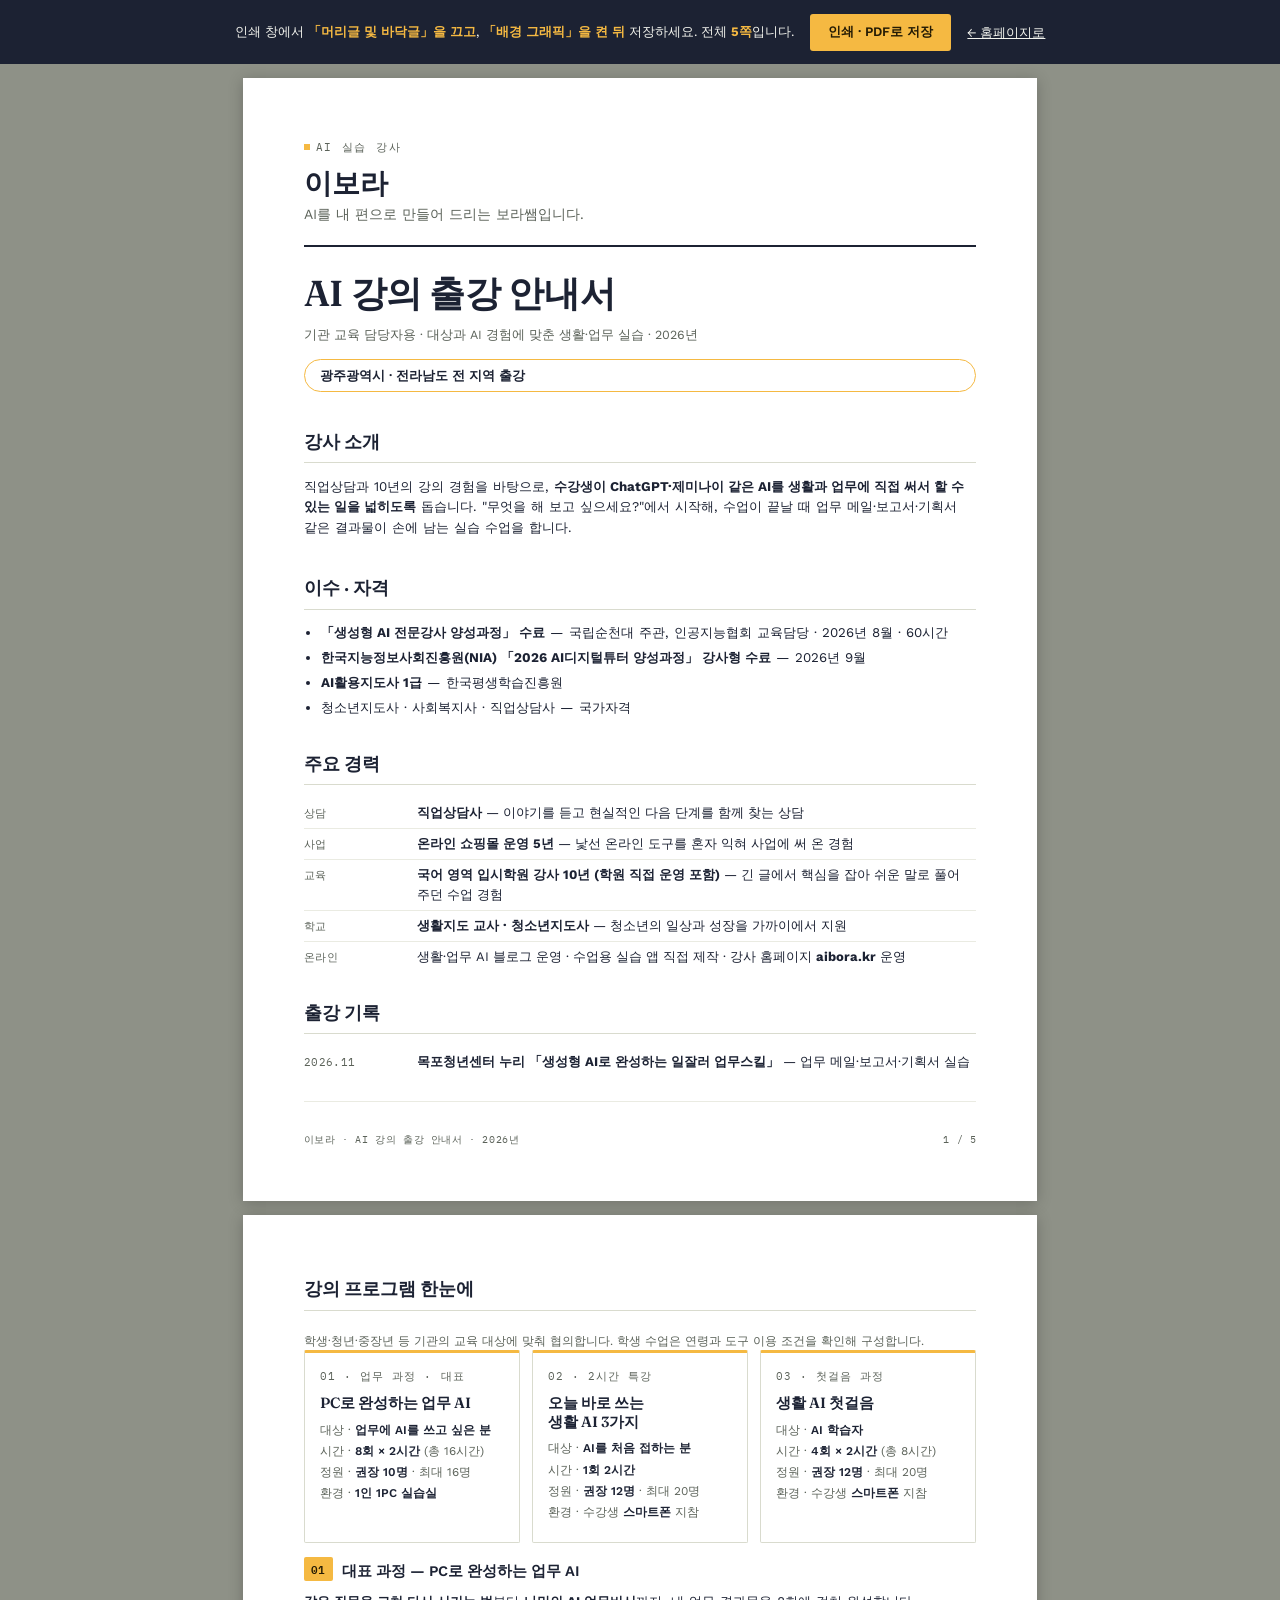
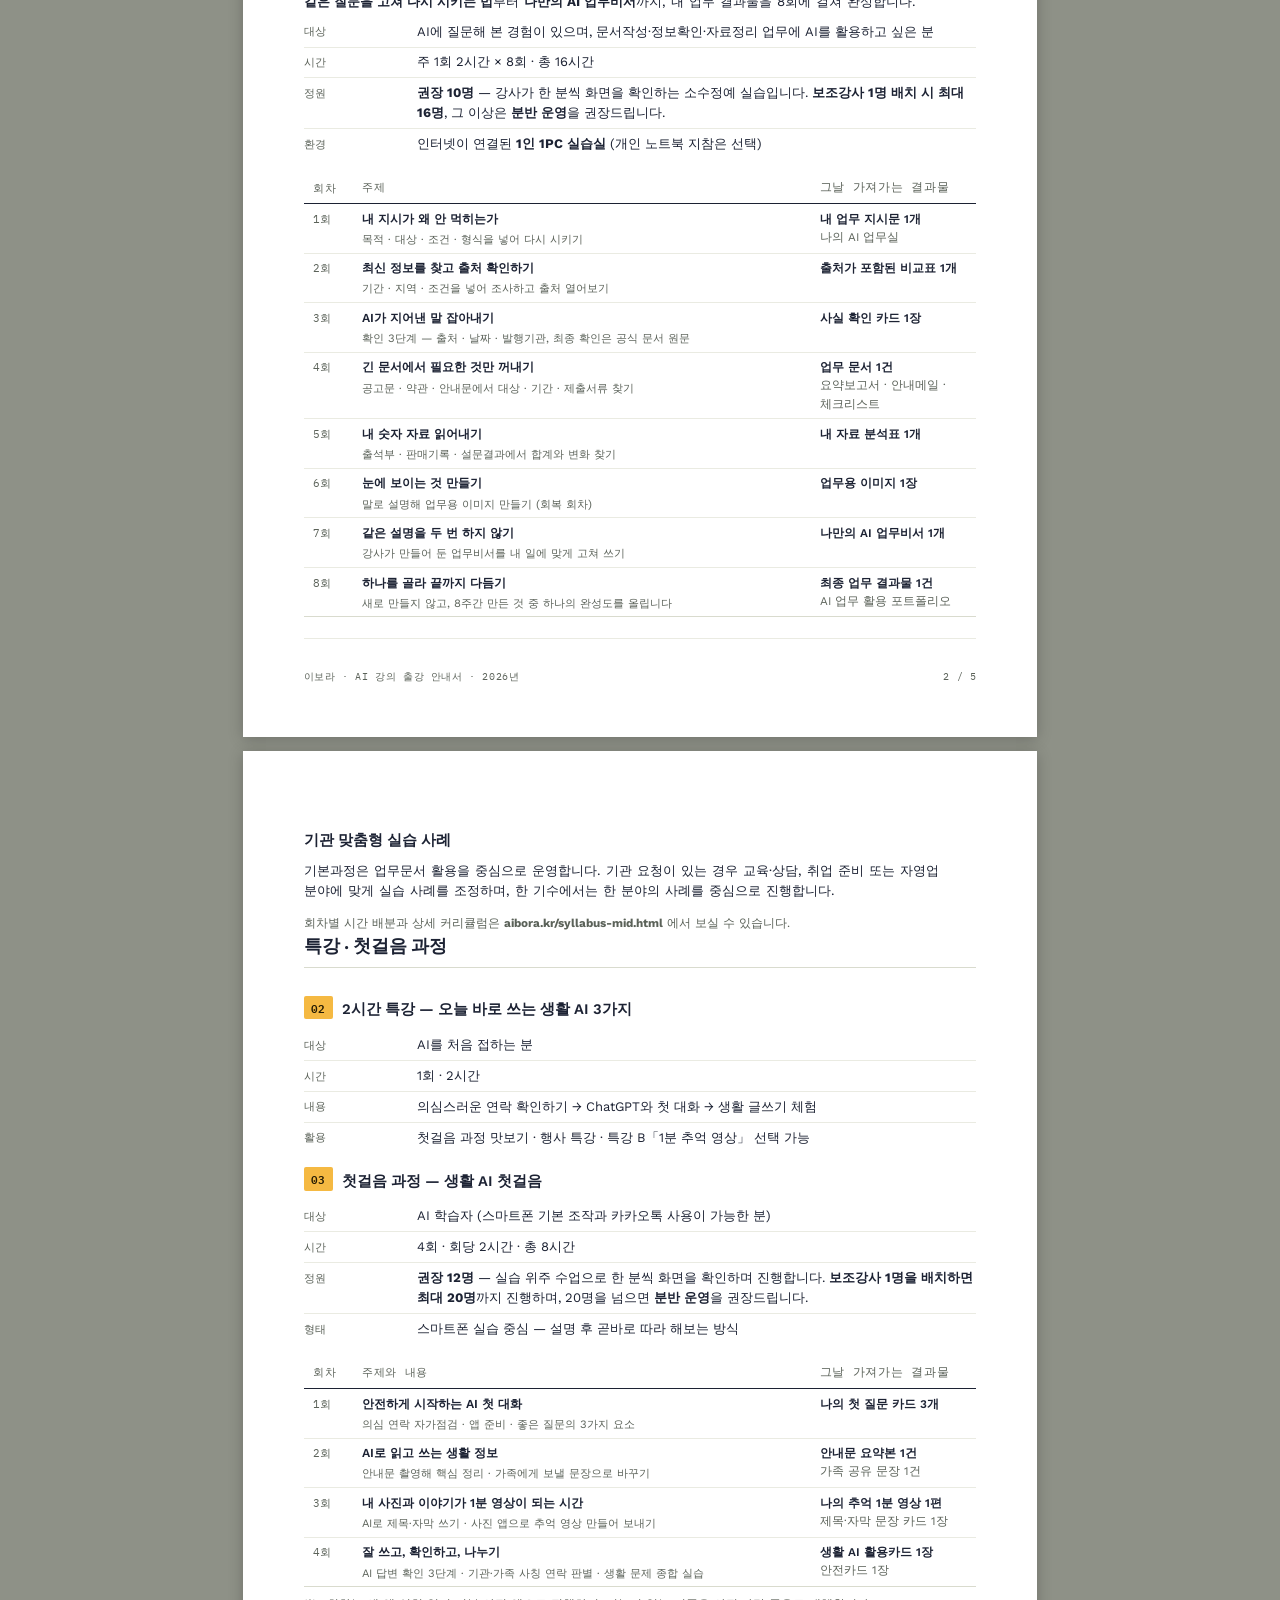
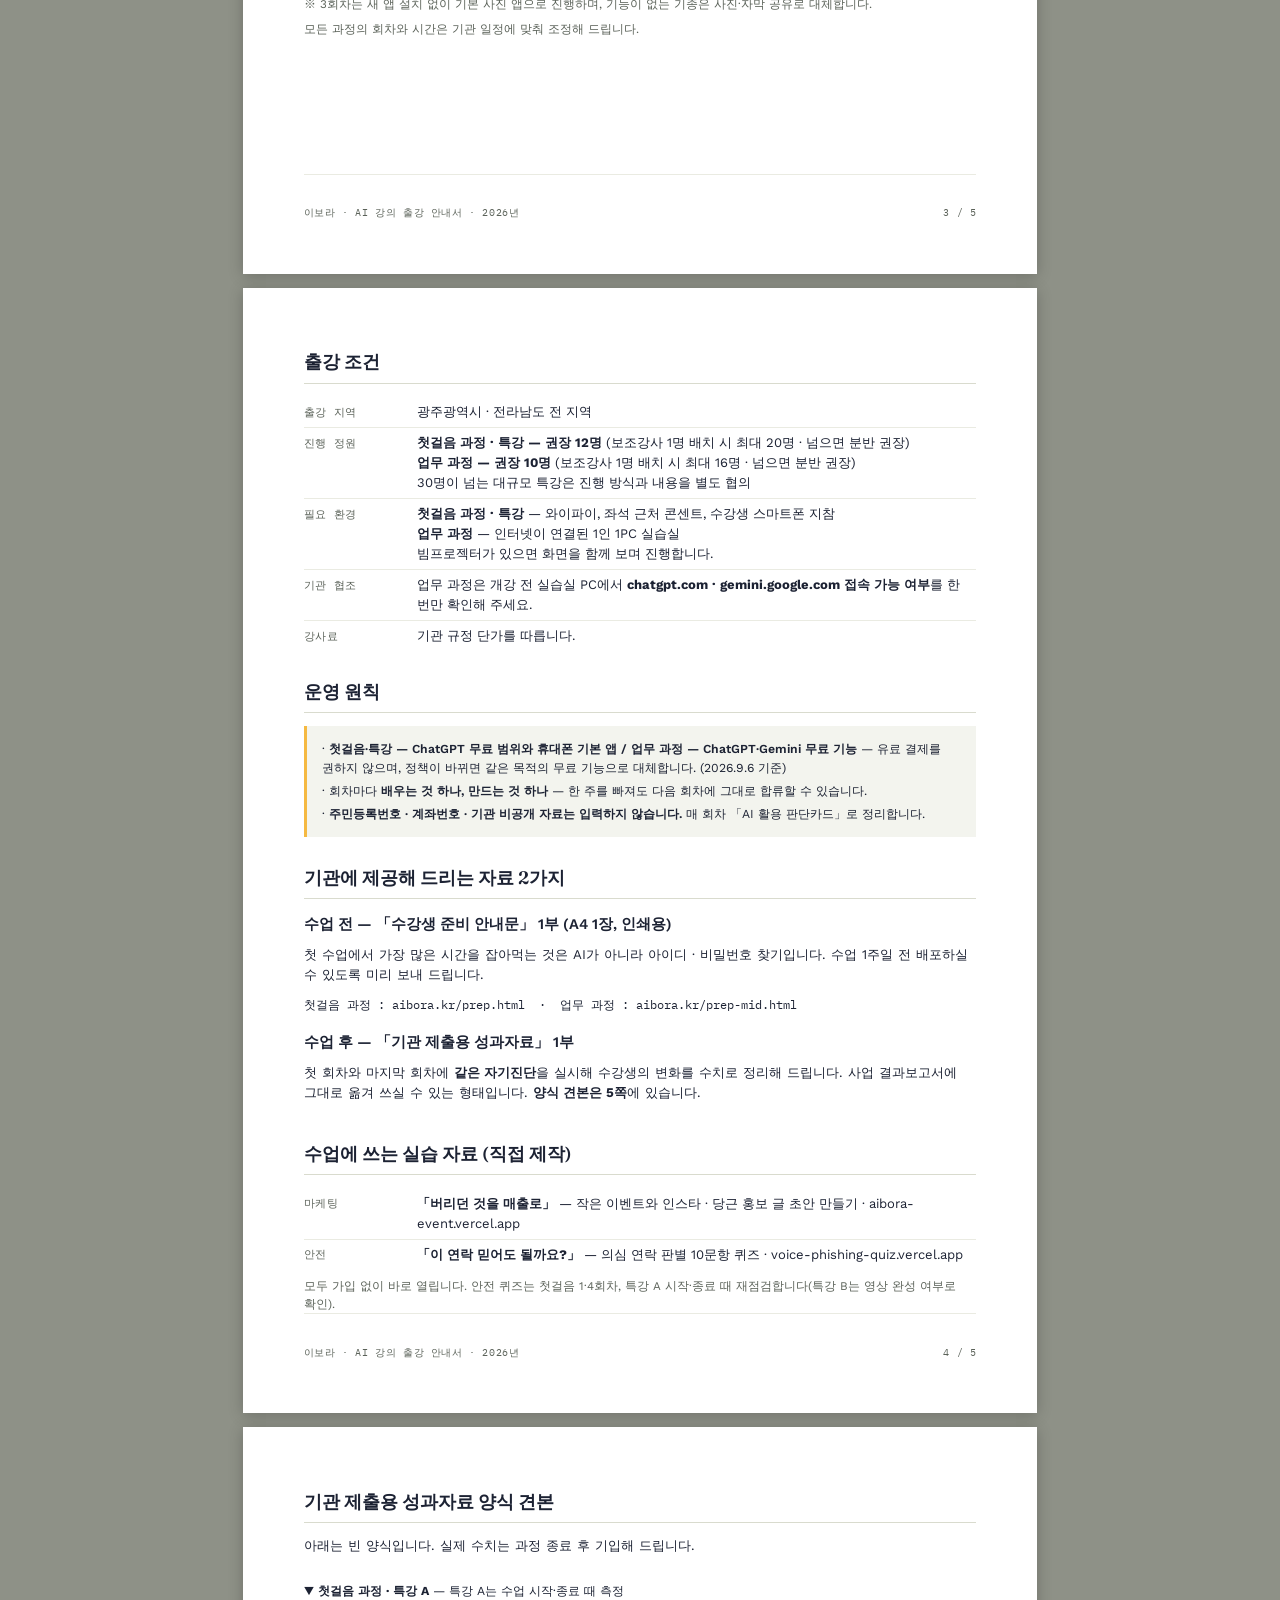
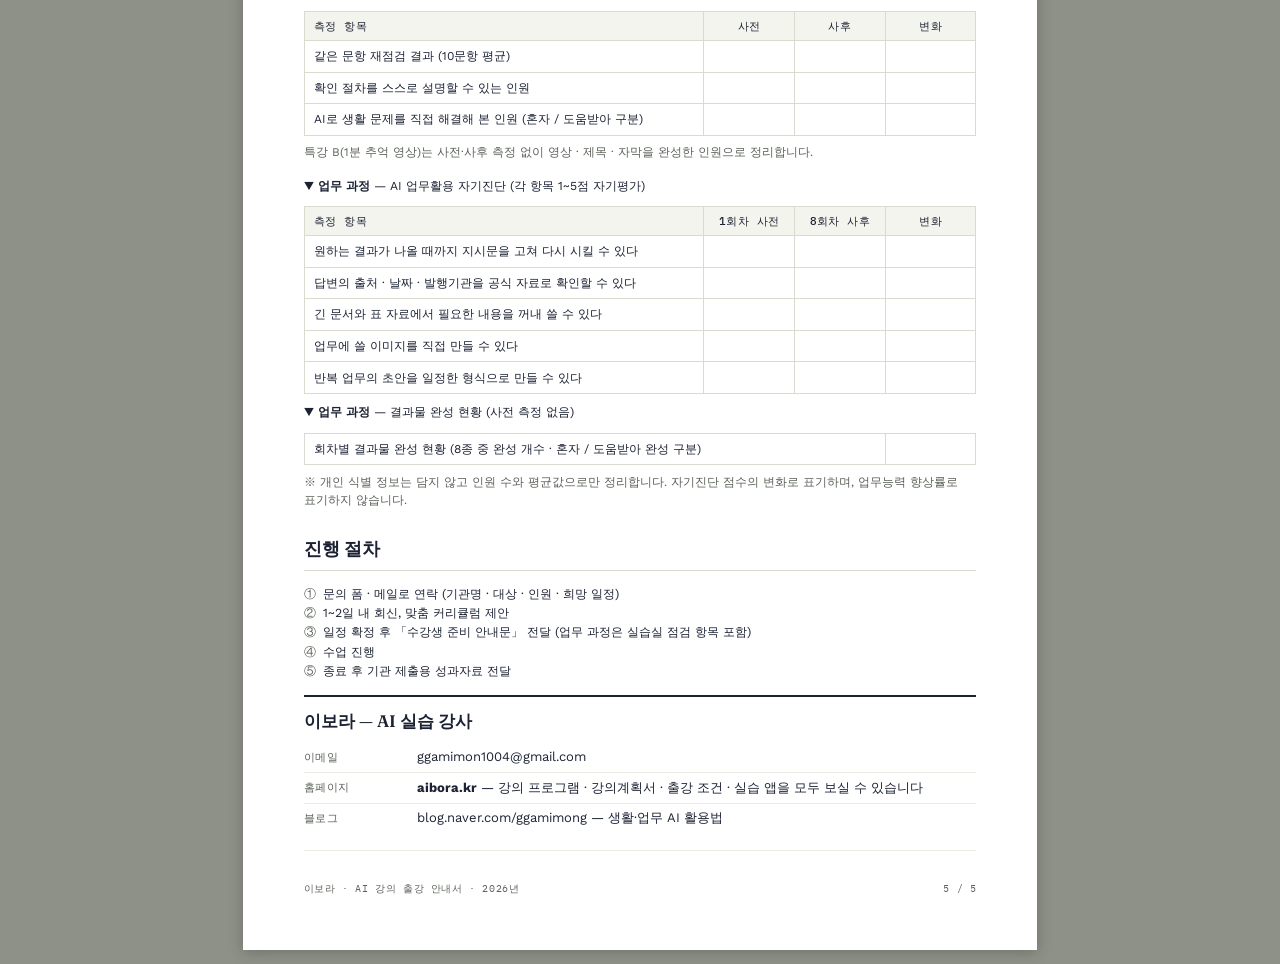
<file: brochure.html>
<!doctype html>
<html lang="ko">
<head>
<meta charset="UTF-8">
<meta name="viewport" content="width=device-width, initial-scale=1.0">
<title>AI 강의 출강 안내서 | 이보라 AI 강사 (보라쌤)</title>
<meta name="description" content="AI 강사 이보라(보라쌤) 출강 안내서. AI 활용을 배우려는 분 대상 2시간 특강, 4회 첫걸음, 8회 업무 과정의 커리큘럼, 출강 조건, 성과자료 양식을 담았습니다. 광주·전남 전 지역 출강.">
<meta name="keywords" content="AI 강사, 광주 AI 강사, 전남 AI 강사, 이보라, 보라쌤, 생활 AI, 업무 AI, ChatGPT 강의, 생성형 AI 활용 교육">
<meta name="author" content="이보라 (보라쌤)">
<meta name="robots" content="index, follow, max-image-preview:large, max-snippet:-1">
<link rel="canonical" href="https://www.aibora.kr/brochure.html">
<link rel="icon" href="/favicon.ico" sizes="48x48">
<link rel="icon" href="/favicon.svg" type="image/svg+xml">
<link rel="apple-touch-icon" href="/apple-touch-icon.png">
<meta name="theme-color" content="#F3F4EE">
<!-- 검색 결과·카카오톡·문자로 링크를 보낼 때 뜨는 미리보기입니다. -->
<meta property="og:type" content="website">
<meta property="og:site_name" content="이보라 AI 강사 · 보라쌤">
<meta property="og:locale" content="ko_KR">
<meta property="og:title" content="AI 강의 출강 안내서 | 이보라 AI 강사 (보라쌤)">
<meta property="og:description" content="AI 강사 이보라(보라쌤) 출강 안내서. AI 활용을 배우려는 분 대상 2시간 특강, 4회 첫걸음, 8회 업무 과정의 커리큘럼, 출강 조건, 성과자료 양식을 담았습니다. 광주·전남 전 지역 출강.">
<meta property="og:url" content="https://www.aibora.kr/brochure.html">
<meta property="og:image" content="https://www.aibora.kr/images/og-lecture.jpg">
<meta property="og:image:width" content="1200">
<meta property="og:image:height" content="630">
<meta property="og:image:alt" content="AI 강사 이보라(보라쌤) — 광주·전남 생활·업무 AI 교육">
<meta name="twitter:card" content="summary_large_image">
<meta name="twitter:title" content="AI 강의 출강 안내서 | 이보라 AI 강사 (보라쌤)">
<meta name="twitter:description" content="AI 강사 이보라(보라쌤) 출강 안내서. AI 활용을 배우려는 분 대상 2시간 특강, 4회 첫걸음, 8회 업무 과정의 커리큘럼, 출강 조건, 성과자료 양식을 담았습니다. 광주·전남 전 지역 출강.">
<meta name="twitter:image" content="https://www.aibora.kr/images/og-lecture.jpg">
<script type="application/ld+json">
{
 "@context": "https://schema.org",
 "@graph": [
  {
   "@type": "WebPage",
   "@id": "https://www.aibora.kr/brochure.html#webpage",
   "url": "https://www.aibora.kr/brochure.html",
   "name": "AI 강의 출강 안내서 | 이보라 AI 강사 (보라쌤)",
   "description": "AI 강사 이보라(보라쌤) 출강 안내서. AI 활용을 배우려는 분 대상 2시간 특강, 4회 첫걸음, 8회 업무 과정의 커리큘럼, 출강 조건, 성과자료 양식을 담았습니다. 광주·전남 전 지역 출강.",
   "inLanguage": "ko-KR",
   "isPartOf": {
    "@type": "WebSite",
    "@id": "https://www.aibora.kr/#website",
    "name": "이보라 AI 강사",
    "url": "https://www.aibora.kr/"
   },
   "author": {
    "@id": "https://www.aibora.kr/#person",
    "@type": "Person",
    "name": "이보라",
    "alternateName": [
     "보라쌤",
     "보라샘"
    ]
   },
   "dateModified": "2026-09-23"
  },
  {
   "@type": "BreadcrumbList",
   "itemListElement": [
    {
     "@type": "ListItem",
     "position": 1,
     "name": "홈",
     "item": "https://www.aibora.kr/"
    },
    {
     "@type": "ListItem",
     "position": 2,
     "name": "출강 안내서",
     "item": "https://www.aibora.kr/brochure.html"
    }
   ]
  }
 ]
}
</script>
<link rel="preconnect" href="https://fonts.googleapis.com">
<link rel="preconnect" href="https://fonts.gstatic.com" crossorigin>
<link href="https://fonts.googleapis.com/css2?family=Fraunces:ital,opsz,wght@0,9..144,400;0,9..144,600;1,9..144,500&family=Work+Sans:wght@400;500;600&family=IBM+Plex+Mono:wght@500&display=swap" rel="stylesheet">
<style>
/* ============================================================
   출강 안내서 — 인쇄(PDF) 전용 문서
   이 페이지를 Ctrl+P → 「PDF로 저장」 하면 aibora-brochure.pdf 가 됩니다.
   화면용 사이트 디자인과 별개로 A4 인쇄에 맞춰 설계했습니다.
   ============================================================ */

:root {
  --ink: #1C2233;
  --ink-soft: #5B6259;
  --line: #D9DBCE;
  --line-soft: #EAEBE2;
  --accent: #F5B942;
  --surface-2: #F3F4EE;
  --font-display: "Fraunces", Georgia, "Noto Serif KR", serif;
  --font-body: "Work Sans", "Apple SD Gothic Neo", "Malgun Gothic", sans-serif;
  --font-mono: "IBM Plex Mono", "Noto Sans Mono", monospace;
}

* { box-sizing: border-box; }

body {
  margin: 0;
  background: #8E9187;
  color: var(--ink);
  font-family: var(--font-body);
  font-size: 10pt;
  line-height: 1.54;
  word-break: keep-all;
  overflow-wrap: break-word;
  -webkit-font-smoothing: antialiased;
}

/* --- 인쇄 안내 막대 (인쇄 시 사라집니다) --- */

.print-bar {
  position: sticky;
  top: 0;
  z-index: 10;
  background: var(--ink);
  color: #F3F4EE;
  padding: 0.85rem 1.25rem;
  display: flex;
  align-items: center;
  justify-content: center;
  gap: 1rem;
  flex-wrap: wrap;
  font-size: 13px;
}

.print-bar strong { color: var(--accent); }

.print-bar button {
  font-family: inherit;
  font-size: 13px;
  font-weight: 600;
  border: 0;
  border-radius: 3px;
  background: var(--accent);
  color: #241B04;
  padding: 0.6rem 1.15rem;
  cursor: pointer;
}

.print-bar a { color: #F3F4EE; font-size: 12.5px; }
/* 안내서 안의 주소: 모양은 그대로, PDF에서 누르면 열립니다 */
a.doc-link { color: inherit; text-decoration: none; }
a.doc-link:hover { text-decoration: underline; }

/* --- A4 한 장 --- */

.page {
  width: 210mm;
  min-height: 297mm;
  margin: 14px auto;
  padding: 16mm 16mm 14mm;
  background: #fff;
  position: relative;
  box-shadow: 0 2px 14px rgba(0,0,0,0.22);
  display: flex;
  flex-direction: column;
}

.page-foot {
  margin-top: auto;
  padding-top: 8mm;
  display: flex;
  justify-content: space-between;
  align-items: baseline;
  font-family: var(--font-mono);
  font-size: 7.6pt;
  letter-spacing: 0.06em;
  color: var(--ink-soft);
  border-top: 1px solid var(--line-soft);
}

/* --- 표지 --- */

.cover-top {
  border-bottom: 2px solid var(--ink);
  padding-bottom: 5mm;
  margin-bottom: 7mm;
}

.cover-eyebrow {
  font-family: var(--font-mono);
  font-size: 8pt;
  letter-spacing: 0.16em;
  text-transform: uppercase;
  color: var(--ink-soft);
  margin: 0 0 3mm;
}

.cover-eyebrow::before {
  content: "";
  display: inline-block;
  width: 6px; height: 6px;
  background: var(--accent);
  margin-right: 6px;
  transform: translateY(-1px);
}

.cover-name {
  font-family: var(--font-display);
  font-weight: 600;
  font-size: 21pt;
  line-height: 1.15;
  margin: 0 0 1.5mm;
}

.cover-sub {
  font-size: 10.5pt;
  color: var(--ink-soft);
  margin: 0;
}

.doc-title {
  font-family: var(--font-display);
  font-weight: 600;
  font-size: 27pt;
  line-height: 1.12;
  margin: 0 0 3mm;
  letter-spacing: -0.01em;
}

.doc-meta {
  font-size: 9.4pt;
  color: var(--ink-soft);
  margin: 0 0 1mm;
}

.doc-region {
  display: inline-block;
  font-weight: 600;
  font-size: 9.6pt;
  border: 1px solid var(--accent);
  border-radius: 999px;
  padding: 1.4mm 4mm;
  margin-top: 3mm;
}

/* --- 공통 블록 --- */

.block { margin-top: 7mm; }

h2.sec {
  font-family: var(--font-display);
  font-weight: 600;
  font-size: 13.5pt;
  margin: 0 0 3.5mm;
  padding-bottom: 1.8mm;
  border-bottom: 1px solid var(--line);
}

h3.sub {
  font-size: 11pt;
  font-weight: 600;
  margin: 4.5mm 0 2.5mm;
}

h3.sub .tag {
  font-family: var(--font-mono);
  font-size: 8pt;
  color: #241B04;
  background: var(--accent);
  border-radius: 2px;
  padding: 0.6mm 2mm;
  margin-right: 2.5mm;
  vertical-align: 1px;
}

p { margin: 0 0 2.6mm; }
p.tight { margin-bottom: 1.2mm; }

.note {
  font-size: 8.8pt;
  color: var(--ink-soft);
  margin: 2mm 0 0;
}

/* --- 정의형 목록 (라벨 + 내용) --- */

.dl { margin: 0; }

.dl .row {
  display: grid;
  grid-template-columns: 26mm 1fr;
  gap: 0 4mm;
  padding: 1.3mm 0;
  border-bottom: 1px solid var(--line-soft);
}

.dl .row:last-child { border-bottom: 0; }

.dl .k {
  font-family: var(--font-mono);
  font-size: 8.4pt;
  letter-spacing: 0.04em;
  color: var(--ink-soft);
  padding-top: 0.5mm;
}

.dl .v { font-size: 9.8pt; }

/* --- 3종 비교 카드 --- */

.trio {
  display: grid;
  grid-template-columns: repeat(3, 1fr);
  gap: 3mm;
}

.trio .card {
  border: 1px solid var(--line);
  border-top: 3px solid var(--accent);
  border-radius: 2px;
  padding: 4mm 4mm 4.5mm;
}

.trio .card-no {
  font-family: var(--font-mono);
  font-size: 8pt;
  color: var(--ink-soft);
  letter-spacing: 0.1em;
}

.trio .card-name {
  font-family: var(--font-display);
  font-weight: 600;
  font-size: 11.1pt;
  line-height: 1.28;
  margin: 1mm 0 2mm;
  text-wrap: balance;
}

.trio .card-line {
  font-size: 8.9pt;
  color: var(--ink-soft);
  margin: 0 0 0.8mm;
}

.trio .card-line b { color: var(--ink); font-weight: 600; }

/* --- 커리큘럼 표 --- */

table.cur {
  width: 100%;
  border-collapse: collapse;
  font-size: 9.2pt;
}

table.cur th {
  text-align: left;
  font-family: var(--font-mono);
  font-size: 8pt;
  letter-spacing: 0.06em;
  color: var(--ink-soft);
  font-weight: 500;
  padding: 0 2.5mm 1.8mm;
  border-bottom: 1.5px solid var(--ink);
}

table.cur td {
  padding: 1.5mm 2.5mm;
  border-bottom: 1px solid var(--line-soft);
  vertical-align: top;
}

table.cur tr:last-child td { border-bottom: 1px solid var(--line); }

table.cur .no {
  width: 13mm;
  font-family: var(--font-mono);
  font-size: 8.6pt;
  color: var(--ink-soft);
  white-space: nowrap;
}

table.cur .ttl { font-weight: 600; }
table.cur .ttl small {
  display: block;
  font-weight: 400;
  font-size: 8.5pt;
  color: var(--ink-soft);
  line-height: 1.42;
  margin-top: 0.6mm;
}

table.cur .out {
  width: 44mm;
  font-size: 8.8pt;
  color: var(--ink-soft);
}

table.cur .out b { color: var(--ink); font-weight: 600; }

/* --- 성과자료 빈 양식 --- */

table.form {
  width: 100%;
  border-collapse: collapse;
  font-size: 9pt;
  margin-top: 1.5mm;
}

table.form th, table.form td {
  border: 1px solid var(--line);
  padding: 1.6mm 2.5mm;
  text-align: left;
}

table.form th {
  background: var(--surface-2);
  font-family: var(--font-mono);
  font-size: 8pt;
  font-weight: 500;
  letter-spacing: 0.04em;
}

table.form td.blank { height: 7mm; }
table.form .num { width: 24mm; text-align: center; }

/* --- 트랙 / 상자 --- */

.track {
  display: grid;
  grid-template-columns: repeat(3, 1fr);
  gap: 2.5mm;
  margin-top: 2.5mm;
}

.track div {
  border: 1px solid var(--line);
  border-radius: 2px;
  padding: 2.8mm 3mm;
  font-size: 8.8pt;
  color: var(--ink-soft);
}

.track b {
  display: block;
  color: var(--ink);
  font-size: 9.4pt;
  margin-bottom: 0.8mm;
}

.box {
  background: var(--surface-2);
  border-left: 3px solid var(--accent);
  padding: 3.5mm 4mm;
  font-size: 9.2pt;
  margin-top: 3mm;
}

.box b { font-weight: 600; }

.steps {
  font-size: 9.3pt;
  line-height: 1.55;
  margin: 0;
  padding: 0;
  list-style: none;
}

.steps li { padding-left: 7mm; text-indent: -7mm; }

.steps .n {
  font-family: var(--font-mono);
  font-weight: 500;
  color: var(--ink-soft);
  margin-right: 2mm;
}

.contact {
  margin-top: 4mm;
  border-top: 2px solid var(--ink);
  padding-top: 3mm;
}

.contact .who {
  font-family: var(--font-display);
  font-weight: 600;
  font-size: 12.5pt;
  margin: 0 0 2mm;
}

ul.plain { margin: 0; padding-left: 4.5mm; }
ul.plain li { margin-bottom: 1.2mm; }

/* ============================================================
   인쇄 설정
   ============================================================ */

@media print {
  /* 여백을 CSS에서 지정합니다. 크롬 인쇄창의 여백이 「기본값」이든 「없음」이든
     쪽수가 늘어나지 않도록, 쪽 안쪽 padding 대신 @page margin을 씁니다. */
  @page { size: A4; margin: 13mm 15mm; }

  body { background: #fff; font-size: 10pt; }

  /* 인쇄 창에서 「배경 그래픽」을 따로 켜지 않아도 색 배지·표 배경이 그대로 나오게 합니다. */
  * { -webkit-print-color-adjust: exact; print-color-adjust: exact; }

  .print-bar { display: none !important; }

  .page {
    width: auto;
    /* 267mm + 아래 여유 3mm. 쪽 경계에 바닥글이 딱 걸려 다음 장으로
       밀리지 않도록 일부러 3mm 남깁니다. */
    height: 267mm;
    min-height: 0;
    margin: 0;
    padding: 0 0 15mm;
    box-shadow: none;
    page-break-after: always;
    break-after: page;
  }

  .page:last-of-type { page-break-after: auto; break-after: auto; }

  /* 바닥글을 flex(margin-top:auto) 대신 절대배치로 고정합니다.
     flex 자동여백은 쪽이 나뉠 때 바닥글이 다음 장으로 밀려나는 일이 있었습니다. */
  .page-foot {
    position: absolute;
    left: 0; right: 0; bottom: 3mm;
    margin-top: 0;
  }

  table, .trio, .track, .box { page-break-inside: avoid; break-inside: avoid; }
  tr { page-break-inside: avoid; break-inside: avoid; }
}

/* --- 좁은 화면에서도 읽히도록 --- */

@media screen and (max-width: 230mm) {
  .page {
    width: auto;
    max-width: 100%;
    padding: 7mm 6mm;
    margin: 8px 6px;
  }
  .trio, .track { grid-template-columns: 1fr; }
  .doc-title { font-size: 21pt; }
  table.cur .out { width: auto; }
}
</style>
</head>
<body>

<div class="print-bar">
  <span>인쇄 창에서 <strong>「머리글 및 바닥글」을 끄고</strong>, <strong>「배경 그래픽」을 켠 뒤</strong> 저장하세요. 전체 <strong>5쪽</strong>입니다.</span>
  <button type="button" onclick="window.print()">인쇄 · PDF로 저장</button>
  <a href="index.html">← 홈페이지로</a>
</div>


<!-- ========================= 1쪽 : 표지 · 강사 소개 ========================= -->
<section class="page">

  <div class="cover-top">
    <p class="cover-eyebrow">AI 실습 강사</p>
    <p class="cover-name">이보라</p>
    <p class="cover-sub">AI를 내 편으로 만들어 드리는 보라쌤입니다.</p>
  </div>

  <h1 class="doc-title">AI 강의 출강 안내서</h1>
  <p class="doc-meta">기관 교육 담당자용 · 대상과 AI 경험에 맞춘 생활·업무 실습 · 2026년</p>
  <p class="doc-region">광주광역시 · 전라남도 전 지역 출강</p>

  <div class="block">
    <h2 class="sec">강사 소개</h2>
    <p>직업상담과 10년의 강의 경험을 바탕으로, <strong>수강생이 ChatGPT·제미나이 같은 AI를 생활과 업무에 직접 써서 할 수 있는 일을 넓히도록</strong> 돕습니다. "무엇을 해 보고 싶으세요?"에서 시작해, 수업이 끝날 때 업무 메일·보고서·기획서 같은 결과물이 손에 남는 실습 수업을 합니다.</p>
  </div>

  <div class="block">
    <h2 class="sec">이수 · 자격</h2>
    <ul class="plain">
      <li><strong>「생성형 AI 전문강사 양성과정」 수료</strong> — 국립순천대 주관, 인공지능협회 교육담당 · 2026년 8월 · 60시간</li>
      <li><strong>한국지능정보사회진흥원(NIA) 「2026 AI디지털튜터 양성과정」 강사형 수료</strong> — 2026년 9월</li>
      <li><strong>AI활용지도사 1급</strong> — 한국평생학습진흥원</li>
      <li>청소년지도사 · 사회복지사 · 직업상담사 — 국가자격</li>
    </ul>
  </div>

  <div class="block">
    <h2 class="sec">주요 경력</h2>
    <div class="dl">
      <div class="row"><span class="k">상담</span><span class="v"><strong>직업상담사</strong> — 이야기를 듣고 현실적인 다음 단계를 함께 찾는 상담</span></div>
      <div class="row"><span class="k">사업</span><span class="v"><strong>온라인 쇼핑몰 운영 5년</strong> — 낯선 온라인 도구를 혼자 익혀 사업에 써 온 경험</span></div>
      <div class="row"><span class="k">교육</span><span class="v"><strong>국어 영역 입시학원 강사 10년 (학원 직접 운영 포함)</strong> — 긴 글에서 핵심을 잡아 쉬운 말로 풀어 주던 수업 경험</span></div>
      <div class="row"><span class="k">학교</span><span class="v"><strong>생활지도 교사 · 청소년지도사</strong> — 청소년의 일상과 성장을 가까이에서 지원</span></div>
      <div class="row"><span class="k">온라인</span><span class="v">생활·업무 AI 블로그 운영 · 수업용 실습 앱 직접 제작 · 강사 홈페이지 <a class="doc-link" href="https://www.aibora.kr/"><strong>aibora.kr</strong></a> 운영</span></div>
    </div>
  </div>

  <div class="block">
    <h2 class="sec">출강 기록</h2>
    <div class="dl">
      <div class="row"><span class="k">2026.11</span><span class="v"><strong>목포청년센터 누리 「생성형 AI로 완성하는 일잘러 업무스킬」</strong> — 업무 메일·보고서·기획서 실습</span></div>
    </div>
  </div>

  <div class="page-foot"><span>이보라 · AI 강의 출강 안내서 · 2026년</span><span>1 / 5</span></div>
</section>


<!-- ========================= 2쪽 : 한눈에 · 업무 과정 ========================= -->
<section class="page">

  <h2 class="sec">강의 프로그램 한눈에</h2><p class="note">학생·청년·중장년 등 기관의 교육 대상에 맞춰 협의합니다. 학생 수업은 연령과 도구 이용 조건을 확인해 구성합니다.</p>
  <div>
    <div class="trio">
      <div class="card">
        <p class="card-no">01 · 업무 과정 · 대표</p>
        <p class="card-name">PC로 완성하는 업무 AI</p>
        <p class="card-line">대상 · <b>업무에 AI를 쓰고 싶은 분</b></p>
        <p class="card-line">시간 · <b>8회 × 2시간</b> (총 16시간)</p>
        <p class="card-line">정원 · <b>권장 10명</b> · 최대 16명</p>
        <p class="card-line">환경 · <b>1인 1PC 실습실</b></p>
      </div>
      <div class="card">
        <p class="card-no">02 · 2시간 특강</p>
        <p class="card-name">오늘 바로 쓰는 생활 AI 3가지</p>
        <p class="card-line">대상 · <b>AI를 처음 접하는 분</b></p>
        <p class="card-line">시간 · <b>1회 2시간</b></p>
        <p class="card-line">정원 · <b>권장 12명</b> · 최대 20명</p>
        <p class="card-line">환경 · 수강생 <b>스마트폰</b> 지참</p>
      </div>
      <div class="card">
        <p class="card-no">03 · 첫걸음 과정</p>
        <p class="card-name">생활 AI 첫걸음</p>
        <p class="card-line">대상 · <b>AI 학습자</b></p>
        <p class="card-line">시간 · <b>4회 × 2시간</b> (총 8시간)</p>
        <p class="card-line">정원 · <b>권장 12명</b> · 최대 20명</p>
        <p class="card-line">환경 · 수강생 <b>스마트폰</b> 지참</p>
      </div>
    </div>
  </div>

  <h3 class="sub"><span class="tag">01</span>대표 과정 — PC로 완성하는 업무 AI</h3>

  <p class="tight"><strong>같은 질문을 고쳐 다시 시키는 법</strong>부터 <strong>나만의 AI 업무비서</strong>까지, 내 업무 결과물을 8회에 걸쳐 완성합니다.</p>

  <div class="dl">
    <div class="row"><span class="k">대상</span><span class="v">AI에 질문해 본 경험이 있으며, 문서작성·정보확인·자료정리 업무에 AI를 활용하고 싶은 분</span></div>
    <div class="row"><span class="k">시간</span><span class="v">주 1회 2시간 × 8회 · 총 16시간</span></div>
    <div class="row"><span class="k">정원</span><span class="v"><strong>권장 10명</strong> — 강사가 한 분씩 화면을 확인하는 소수정예 실습입니다. <strong>보조강사 1명 배치 시 최대 16명</strong>, 그 이상은 <strong>분반 운영</strong>을 권장드립니다.</span></div>
    <div class="row"><span class="k">환경</span><span class="v">인터넷이 연결된 <strong>1인 1PC 실습실</strong> (개인 노트북 지참은 선택)</span></div>
  </div>

  <table class="cur" style="margin-top:5mm">
    <thead>
      <tr><th class="no">회차</th><th>주제</th><th class="out">그날 가져가는 결과물</th></tr>
    </thead>
    <tbody>
      <tr><td class="no">1회</td><td class="ttl">내 지시가 왜 안 먹히는가<small>목적 · 대상 · 조건 · 형식을 넣어 다시 시키기</small></td><td class="out"><b>내 업무 지시문 1개</b><br>나의 AI 업무실</td></tr>
      <tr><td class="no">2회</td><td class="ttl">최신 정보를 찾고 출처 확인하기<small>기간 · 지역 · 조건을 넣어 조사하고 출처 열어보기</small></td><td class="out"><b>출처가 포함된 비교표 1개</b></td></tr>
      <tr><td class="no">3회</td><td class="ttl">AI가 지어낸 말 잡아내기<small>확인 3단계 — 출처 · 날짜 · 발행기관, 최종 확인은 공식 문서 원문</small></td><td class="out"><b>사실 확인 카드 1장</b></td></tr>
      <tr><td class="no">4회</td><td class="ttl">긴 문서에서 필요한 것만 꺼내기<small>공고문 · 약관 · 안내문에서 대상 · 기간 · 제출서류 찾기</small></td><td class="out"><b>업무 문서 1건</b><br>요약보고서 · 안내메일 · 체크리스트</td></tr>
      <tr><td class="no">5회</td><td class="ttl">내 숫자 자료 읽어내기<small>출석부 · 판매기록 · 설문결과에서 합계와 변화 찾기</small></td><td class="out"><b>내 자료 분석표 1개</b></td></tr>
      <tr><td class="no">6회</td><td class="ttl">눈에 보이는 것 만들기<small>말로 설명해 업무용 이미지 만들기 (회복 회차)</small></td><td class="out"><b>업무용 이미지 1장</b></td></tr>
      <tr><td class="no">7회</td><td class="ttl">같은 설명을 두 번 하지 않기<small>강사가 만들어 둔 업무비서를 내 일에 맞게 고쳐 쓰기</small></td><td class="out"><b>나만의 AI 업무비서 1개</b></td></tr>
      <tr><td class="no">8회</td><td class="ttl">하나를 골라 끝까지 다듬기<small>새로 만들지 않고, 8주간 만든 것 중 하나의 완성도를 올립니다</small></td><td class="out"><b>최종 업무 결과물 1건</b><br>AI 업무 활용 포트폴리오</td></tr>
    </tbody>
  </table>

  <div class="page-foot"><span>이보라 · AI 강의 출강 안내서 · 2026년</span><span>2 / 5</span></div>
</section>


<!-- ========================= 3쪽 : 맞춤 사례 · 특강 · 첫걸음 ========================= -->
<section class="page">

  <h3 class="sub">기관 맞춤형 실습 사례</h3>
  <p class="tight">기본과정은 업무문서 활용을 중심으로 운영합니다. 기관 요청이 있는 경우 교육·상담, 취업 준비 또는 자영업 분야에 맞게 실습 사례를 조정하며, 한 기수에서는 한 분야의 사례를 중심으로 진행합니다.</p>

  <p class="note">회차별 시간 배분과 상세 커리큘럼은 <a class="doc-link" href="https://www.aibora.kr/syllabus-mid.html"><strong>aibora.kr/syllabus-mid.html</strong></a> 에서 보실 수 있습니다.</p>

  <h2 class="sec">특강 · 첫걸음 과정</h2>

  <h3 class="sub"><span class="tag">02</span>2시간 특강 — 오늘 바로 쓰는 생활 AI 3가지</h3>

  <div class="dl">
    <div class="row"><span class="k">대상</span><span class="v">AI를 처음 접하는 분</span></div>
    <div class="row"><span class="k">시간</span><span class="v">1회 · 2시간</span></div>
    <div class="row"><span class="k">내용</span><span class="v">의심스러운 연락 확인하기 → ChatGPT와 첫 대화 → 생활 글쓰기 체험</span></div>
    <div class="row"><span class="k">활용</span><span class="v">첫걸음 과정 맛보기 · 행사 특강 · <a class="doc-link" href="https://www.aibora.kr/special.html">특강 B「1분 추억 영상」</a> 선택 가능</span></div>
  </div>

  <h3 class="sub"><span class="tag">03</span>첫걸음 과정 — 생활 AI 첫걸음</h3>

  <div class="dl">
    <div class="row"><span class="k">대상</span><span class="v">AI 학습자 (스마트폰 기본 조작과 카카오톡 사용이 가능한 분)</span></div>
    <div class="row"><span class="k">시간</span><span class="v">4회 · 회당 2시간 · 총 8시간</span></div>
    <div class="row"><span class="k">정원</span><span class="v"><strong>권장 12명</strong> — 실습 위주 수업으로 한 분씩 화면을 확인하며 진행합니다. <strong>보조강사 1명을 배치하면 최대 20명</strong>까지 진행하며, 20명을 넘으면 <strong>분반 운영</strong>을 권장드립니다.</span></div>
    <div class="row"><span class="k">형태</span><span class="v">스마트폰 실습 중심 — 설명 후 곧바로 따라 해보는 방식</span></div>
  </div>

  <table class="cur" style="margin-top:5mm">
    <thead>
      <tr><th class="no">회차</th><th>주제와 내용</th><th class="out">그날 가져가는 결과물</th></tr>
    </thead>
    <tbody>
      <tr>
        <td class="no">1회</td>
        <td class="ttl">안전하게 시작하는 AI 첫 대화<small>의심 연락 자가점검 · 앱 준비 · 좋은 질문의 3가지 요소</small></td>
        <td class="out"><b>나의 첫 질문 카드 3개</b></td>
      </tr>
      <tr>
        <td class="no">2회</td>
        <td class="ttl">AI로 읽고 쓰는 생활 정보<small>안내문 촬영해 핵심 정리 · 가족에게 보낼 문장으로 바꾸기</small></td>
        <td class="out"><b>안내문 요약본 1건</b><br>가족 공유 문장 1건</td>
      </tr>
      <tr>
        <td class="no">3회</td>
        <td class="ttl">내 사진과 이야기가 1분 영상이 되는 시간<small>AI로 제목·자막 쓰기 · 사진 앱으로 추억 영상 만들어 보내기</small></td>
        <td class="out"><b>나의 추억 1분 영상 1편</b><br>제목·자막 문장 카드 1장</td>
      </tr>
      <tr>
        <td class="no">4회</td>
        <td class="ttl">잘 쓰고, 확인하고, 나누기<small>AI 답변 확인 3단계 · 기관·가족 사칭 연락 판별 · 생활 문제 종합 실습</small></td>
        <td class="out"><b>생활 AI 활용카드 1장</b><br>안전카드 1장</td>
      </tr>
    </tbody>
  </table>

  <p class="note">※ 3회차는 새 앱 설치 없이 기본 사진 앱으로 진행하며, 기능이 없는 기종은 사진·자막 공유로 대체합니다.</p>

  <p class="note">모든 과정의 회차와 시간은 기관 일정에 맞춰 조정해 드립니다.</p>

  <div class="page-foot"><span>이보라 · AI 강의 출강 안내서 · 2026년</span><span>3 / 5</span></div>
</section>


<!-- ========================= 4쪽 : 출강 조건 · 제공 자료 ========================= -->
<section class="page">

  <h2 class="sec">출강 조건</h2>

  <div class="dl">
    <div class="row"><span class="k">출강 지역</span><span class="v">광주광역시 · 전라남도 전 지역</span></div>
    <div class="row"><span class="k">진행 정원</span><span class="v"><strong>첫걸음 과정 · 특강 — 권장 12명</strong> (보조강사 1명 배치 시 최대 20명 · 넘으면 분반 권장)<br><strong>업무 과정 — 권장 10명</strong> (보조강사 1명 배치 시 최대 16명 · 넘으면 분반 권장)<br>30명이 넘는 대규모 특강은 진행 방식과 내용을 별도 협의</span></div>
    <div class="row"><span class="k">필요 환경</span><span class="v"><strong>첫걸음 과정 · 특강</strong> — 와이파이, 좌석 근처 콘센트, 수강생 스마트폰 지참<br><strong>업무 과정</strong> — 인터넷이 연결된 1인 1PC 실습실<br>빔프로젝터가 있으면 화면을 함께 보며 진행합니다.</span></div>
    <div class="row"><span class="k">기관 협조</span><span class="v">업무 과정은 개강 전 실습실 PC에서 <strong>chatgpt.com · gemini.google.com 접속 가능 여부</strong>를 한 번만 확인해 주세요.</span></div>
    <div class="row"><span class="k">강사료</span><span class="v">기관 규정 단가를 따릅니다.</span></div>
  </div>

  <div class="block">
    <h2 class="sec">운영 원칙</h2>
    <div class="box" style="margin-top:0">
    <p class="tight">· <b>첫걸음·특강 — ChatGPT 무료 범위와 휴대폰 기본 앱 / 업무 과정 — ChatGPT·Gemini 무료 기능</b> — 유료 결제를 권하지 않으며, 정책이 바뀌면 같은 목적의 무료 기능으로 대체합니다. (2026.9.6 기준)</p>
    <p class="tight">· 회차마다 <b>배우는 것 하나, 만드는 것 하나</b> — 한 주를 빠져도 다음 회차에 그대로 합류할 수 있습니다.</p>
    <p class="tight" style="margin-bottom:0">· <b>주민등록번호 · 계좌번호 · 기관 비공개 자료는 입력하지 않습니다.</b> 매 회차 「AI 활용 판단카드」로 정리합니다.</p>
    </div>
  </div>

  <div class="block">
    <h2 class="sec">기관에 제공해 드리는 자료 2가지</h2>

    <h3 class="sub" style="margin-top:2mm">수업 전 — 「수강생 준비 안내문」 1부 (A4 1장, 인쇄용)</h3>
    <p>첫 수업에서 가장 많은 시간을 잡아먹는 것은 AI가 아니라 아이디 · 비밀번호 찾기입니다. 수업 1주일 전 배포하실 수 있도록 미리 보내 드립니다.</p>
    <p class="tight" style="font-family:var(--font-mono);font-size:8.8pt">첫걸음 과정 : <a class="doc-link" href="https://www.aibora.kr/prep.html">aibora.kr/prep.html</a> &nbsp;·&nbsp; 업무 과정 : <a class="doc-link" href="https://www.aibora.kr/prep-mid.html">aibora.kr/prep-mid.html</a></p>

    <h3 class="sub">수업 후 — 「기관 제출용 성과자료」 1부</h3>
    <p>첫 회차와 마지막 회차에 <strong>같은 자기진단</strong>을 실시해 수강생의 변화를 수치로 정리해 드립니다. 사업 결과보고서에 그대로 옮겨 쓰실 수 있는 형태입니다. <strong>양식 견본은 5쪽</strong>에 있습니다.</p>
  </div>

  <div class="block">
    <h2 class="sec">수업에 쓰는 실습 자료 (직접 제작)</h2>
    <div class="dl" style="margin-top:2mm">
      <div class="row"><span class="k">마케팅</span><span class="v"><strong>「버리던 것을 매출로」</strong> — 작은 이벤트와 인스타 · 당근 홍보 글 초안 만들기 · <a class="doc-link" href="https://aibora-event.vercel.app/">aibora-event.vercel.app</a></span></div>
      <div class="row"><span class="k">안전</span><span class="v"><strong>「이 연락 믿어도 될까요?」</strong> — 의심 연락 판별 10문항 퀴즈 · <a class="doc-link" href="https://voice-phishing-quiz.vercel.app/">voice-phishing-quiz.vercel.app</a></span></div>
    </div>
    <p class="note">모두 가입 없이 바로 열립니다. 안전 퀴즈는 첫걸음 1·4회차, 특강 A 시작·종료 때 재점검합니다(특강 B는 영상 완성 여부로 확인).</p>
  </div>

  <div class="page-foot"><span>이보라 · AI 강의 출강 안내서 · 2026년</span><span>4 / 5</span></div>
</section>


<!-- ========================= 5쪽 : 성과자료 · 진행 절차 · 연락처 ========================= -->
<section class="page">

  <h2 class="sec">기관 제출용 성과자료 양식 견본</h2>
  <p>아래는 빈 양식입니다. 실제 수치는 과정 종료 후 기입해 드립니다.</p>

  <p class="tight" style="font-size:9.2pt;margin-top:4mm"><strong>▼ 첫걸음 과정 · 특강 A</strong> — 특강 A는 수업 시작·종료 때 측정</p>
  <table class="form">
    <tr><th>측정 항목</th><th class="num">사전</th><th class="num">사후</th><th class="num">변화</th></tr>
    <tr><td>같은 문항 재점검 결과 (10문항 평균)</td><td class="blank"></td><td></td><td></td></tr>
    <tr><td>확인 절차를 스스로 설명할 수 있는 인원</td><td class="blank"></td><td></td><td></td></tr>
    <tr><td>AI로 생활 문제를 직접 해결해 본 인원 (혼자 / 도움받아 구분)</td><td class="blank"></td><td></td><td></td></tr>
  </table>
  <p class="note">특강 B(1분 추억 영상)는 사전·사후 측정 없이 영상 · 제목 · 자막을 완성한 인원으로 정리합니다.</p>

  <p class="tight" style="font-size:9.2pt;margin-top:4mm"><strong>▼ 업무 과정</strong> — AI 업무활용 자기진단 (각 항목 1~5점 자기평가)</p>
  <table class="form">
    <tr><th>측정 항목</th><th class="num">1회차 사전</th><th class="num">8회차 사후</th><th class="num">변화</th></tr>
    <tr><td>원하는 결과가 나올 때까지 지시문을 고쳐 다시 시킬 수 있다</td><td class="blank"></td><td></td><td></td></tr>
    <tr><td>답변의 출처 · 날짜 · 발행기관을 공식 자료로 확인할 수 있다</td><td class="blank"></td><td></td><td></td></tr>
    <tr><td>긴 문서와 표 자료에서 필요한 내용을 꺼내 쓸 수 있다</td><td class="blank"></td><td></td><td></td></tr>
    <tr><td>업무에 쓸 이미지를 직접 만들 수 있다</td><td class="blank"></td><td></td><td></td></tr>
    <tr><td>반복 업무의 초안을 일정한 형식으로 만들 수 있다</td><td class="blank"></td><td></td><td></td></tr>
  </table>

  <p class="tight" style="font-size:9.2pt;margin-top:2.5mm"><strong>▼ 업무 과정</strong> — 결과물 완성 현황 (사전 측정 없음)</p>
  <table class="form">
    <tr><td>회차별 결과물 완성 현황 (8종 중 완성 개수 · 혼자 / 도움받아 완성 구분)</td><td class="num blank"></td></tr>
  </table>

  <p class="note">※ 개인 식별 정보는 담지 않고 인원 수와 평균값으로만 정리합니다. 자기진단 점수의 변화로 표기하며, 업무능력 향상률로 표기하지 않습니다.</p>

  <div class="block">
    <h2 class="sec">진행 절차</h2>
    <ul class="steps">
      <li><span class="n">①</span>문의 폼 · 메일로 연락 (기관명 · 대상 · 인원 · 희망 일정)</li>
      <li><span class="n">②</span>1~2일 내 회신, 맞춤 커리큘럼 제안</li>
      <li><span class="n">③</span>일정 확정 후 「수강생 준비 안내문」 전달 (업무 과정은 실습실 점검 항목 포함)</li>
      <li><span class="n">④</span>수업 진행</li>
      <li><span class="n">⑤</span>종료 후 기관 제출용 성과자료 전달</li>
    </ul>
  </div>

  <div class="contact">
    <p class="who">이보라 — AI 실습 강사</p>
    <div class="dl">
      <div class="row"><span class="k">이메일</span><span class="v"><a class="doc-link" href="mailto:ggamimon1004@gmail.com">ggamimon1004@gmail.com</a></span></div>
      <div class="row"><span class="k">홈페이지</span><span class="v"><a class="doc-link" href="https://www.aibora.kr/"><strong>aibora.kr</strong></a> — 강의 프로그램 · 강의계획서 · 출강 조건 · 실습 앱을 모두 보실 수 있습니다</span></div>
      <div class="row"><span class="k">블로그</span><span class="v"><a class="doc-link" href="https://blog.naver.com/ggamimong">blog.naver.com/ggamimong</a> — 생활·업무 AI 활용법</span></div>
    </div>
  </div>

  <div class="page-foot"><span>이보라 · AI 강의 출강 안내서 · 2026년</span><span>5 / 5</span></div>
</section>

</body>
</html>
</file>
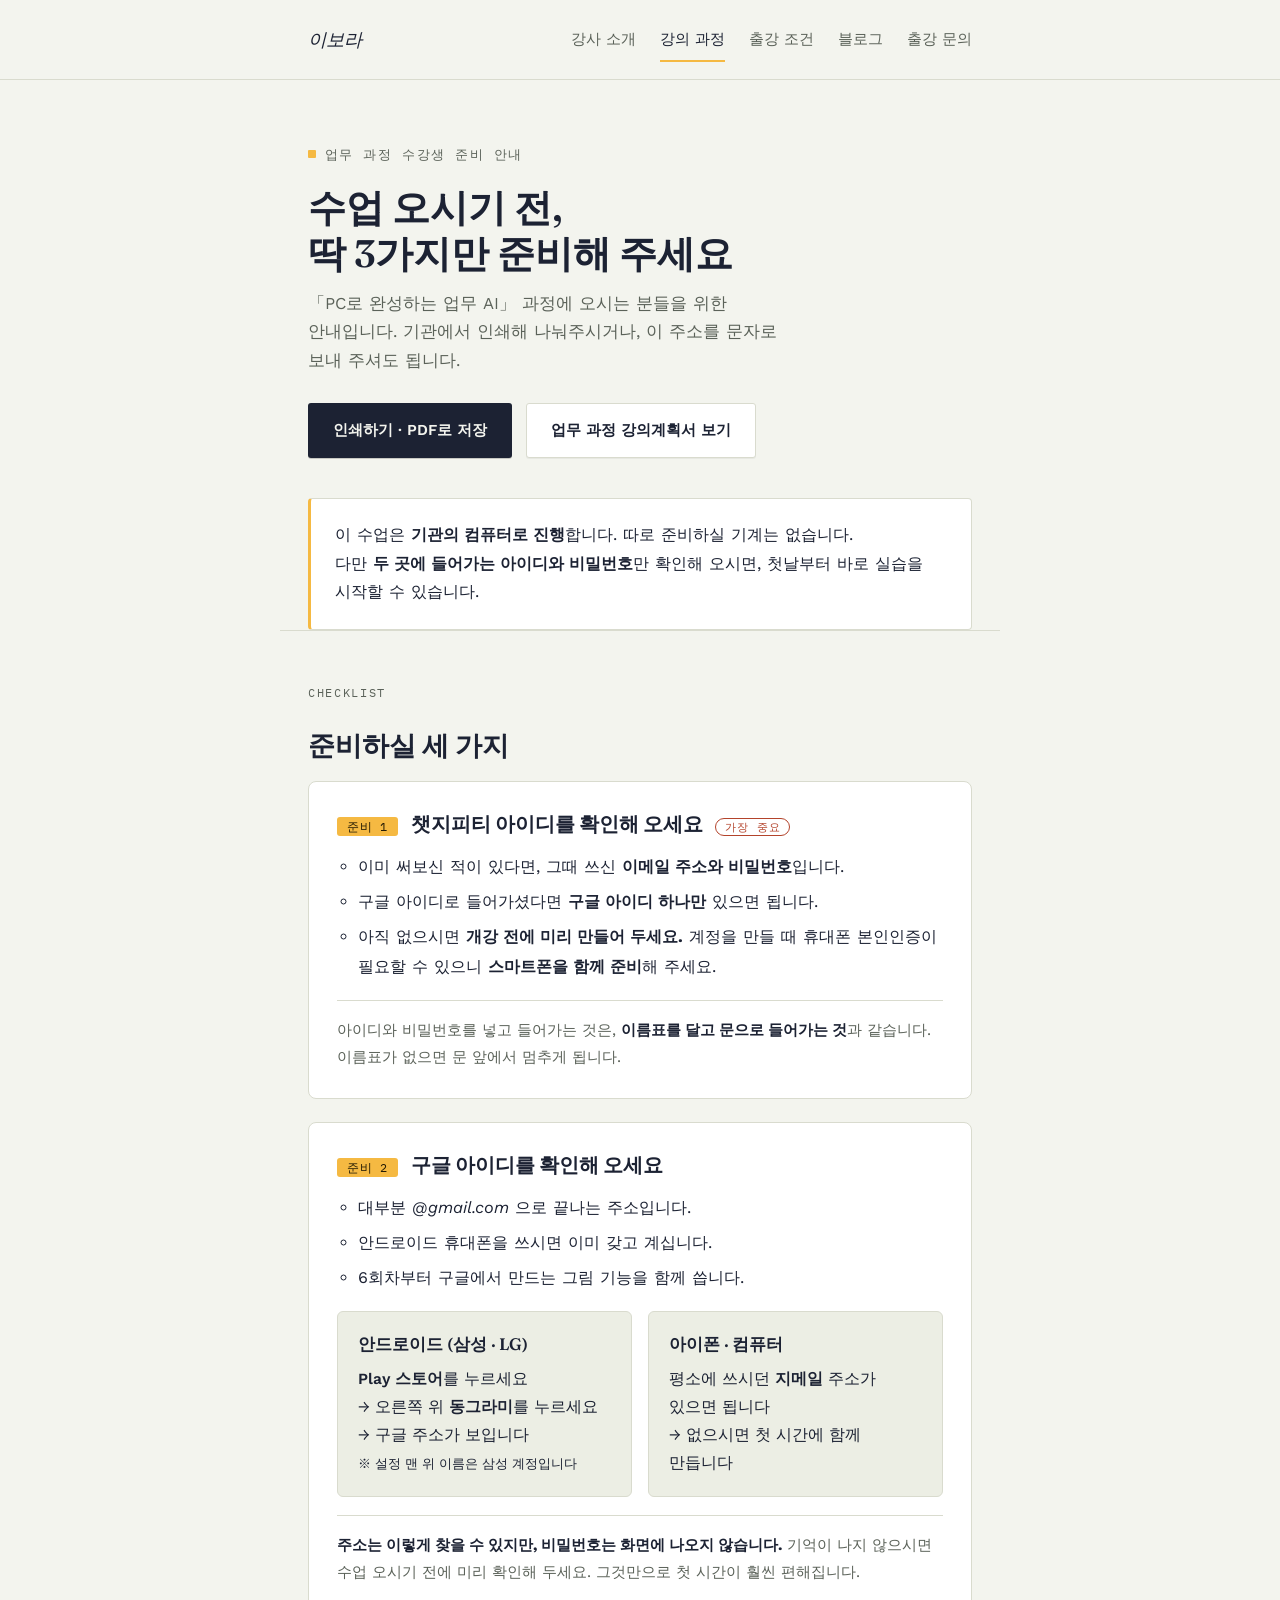
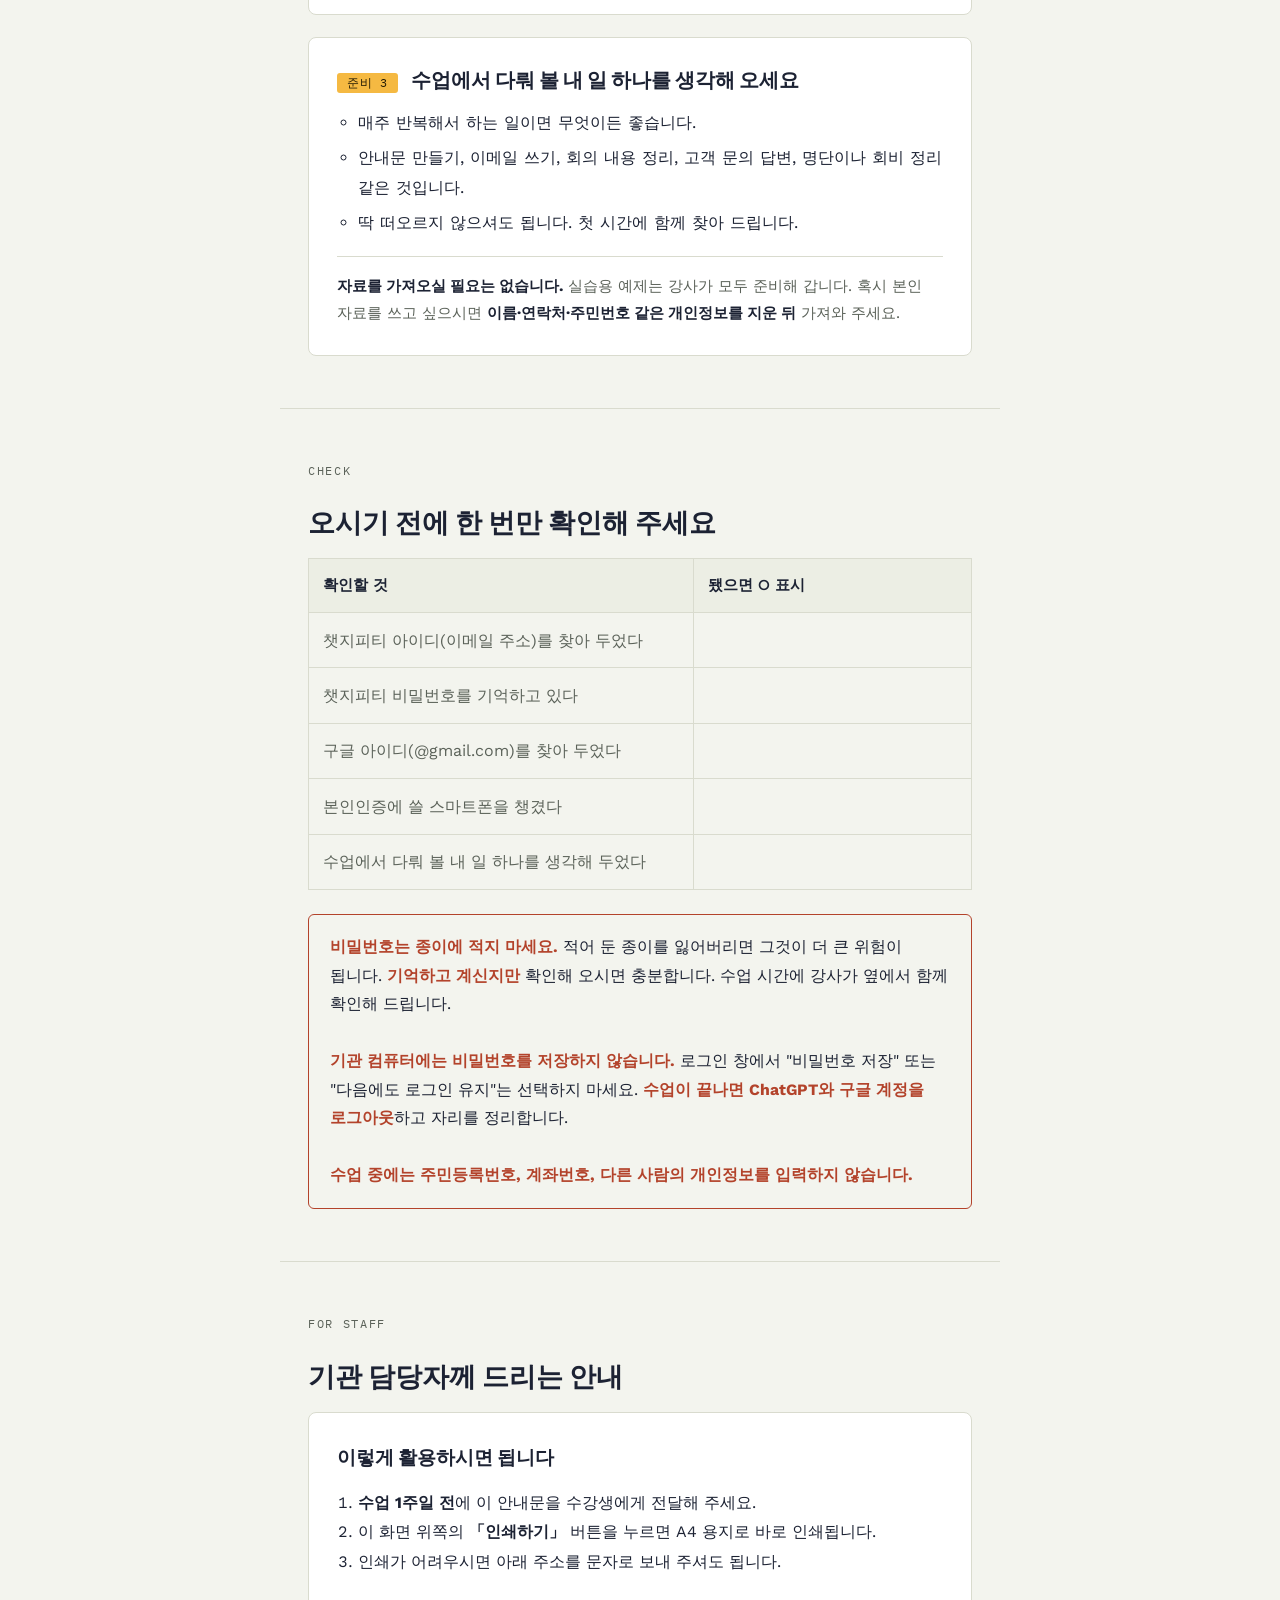
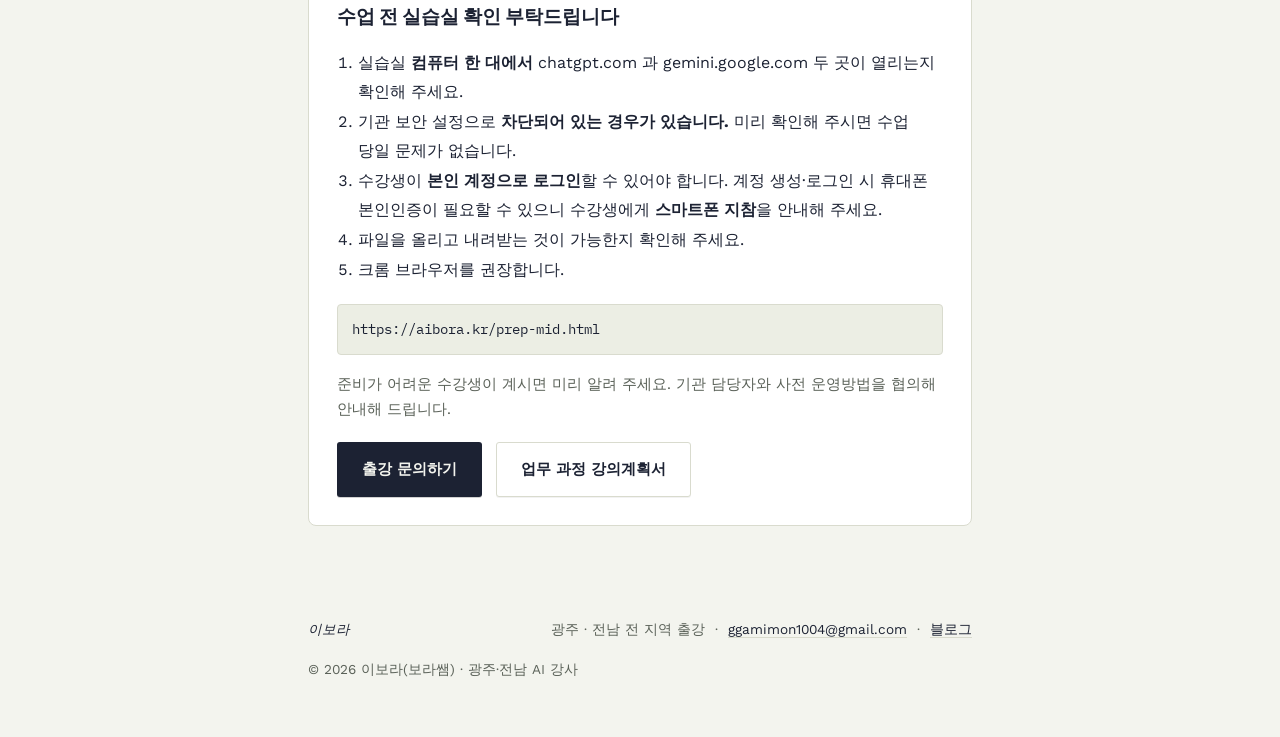
<file: prep-mid.html>
<!doctype html>
<html lang="ko">
<head>
<meta charset="UTF-8">
<meta name="viewport" content="width=device-width, initial-scale=1.0">
<title>업무 AI 과정 수업 준비 안내 | 이보라 AI 강사</title>
<meta name="description" content="「PC로 완성하는 업무 AI」 과정 수강생 준비 안내 — ChatGPT 아이디, 구글 아이디, 수업에서 다룰 내 업무 하나. 기관 실습실 점검 항목도 담았습니다.">
<meta name="keywords" content="AI 강사, 광주 AI 강사, 전남 AI 강사, 이보라, 보라쌤, 생활 AI, 업무 AI, ChatGPT 강의, 생성형 AI 활용 교육">
<meta name="author" content="이보라 (보라쌤)">
<meta name="robots" content="index, follow, max-image-preview:large, max-snippet:-1">
<link rel="canonical" href="https://www.aibora.kr/prep-mid.html">
<link rel="icon" href="/favicon.ico" sizes="48x48">
<link rel="icon" href="/favicon.svg" type="image/svg+xml">
<link rel="apple-touch-icon" href="/apple-touch-icon.png">
<meta name="theme-color" content="#F3F4EE">
<!-- 검색 결과·카카오톡·문자로 링크를 보낼 때 뜨는 미리보기입니다. -->
<meta property="og:type" content="article">
<meta property="og:site_name" content="이보라 AI 강사 · 보라쌤">
<meta property="og:locale" content="ko_KR">
<meta property="og:title" content="업무 AI 과정 수업 준비 안내 | 이보라 AI 강사">
<meta property="og:description" content="「PC로 완성하는 업무 AI」 과정 수강생 준비 안내 — ChatGPT 아이디, 구글 아이디, 수업에서 다룰 내 업무 하나. 기관 실습실 점검 항목도 담았습니다.">
<meta property="og:url" content="https://www.aibora.kr/prep-mid.html">
<meta property="og:image" content="https://www.aibora.kr/images/og-lecture.jpg">
<meta property="og:image:width" content="1200">
<meta property="og:image:height" content="630">
<meta property="og:image:alt" content="AI 강사 이보라(보라쌤) — 광주·전남 생활·업무 AI 교육">
<meta name="twitter:card" content="summary_large_image">
<meta name="twitter:title" content="업무 AI 과정 수업 준비 안내 | 이보라 AI 강사">
<meta name="twitter:description" content="「PC로 완성하는 업무 AI」 과정 수강생 준비 안내 — ChatGPT 아이디, 구글 아이디, 수업에서 다룰 내 업무 하나. 기관 실습실 점검 항목도 담았습니다.">
<meta name="twitter:image" content="https://www.aibora.kr/images/og-lecture.jpg">
<script type="application/ld+json">
{
 "@context": "https://schema.org",
 "@graph": [
  {
   "@type": "WebPage",
   "@id": "https://www.aibora.kr/prep-mid.html#webpage",
   "url": "https://www.aibora.kr/prep-mid.html",
   "name": "업무 AI 과정 수업 준비 안내 | 이보라 AI 강사",
   "description": "「PC로 완성하는 업무 AI」 과정 수강생 준비 안내 — ChatGPT 아이디, 구글 아이디, 수업에서 다룰 내 업무 하나. 기관 실습실 점검 항목도 담았습니다.",
   "inLanguage": "ko-KR",
   "isPartOf": {
    "@type": "WebSite",
    "@id": "https://www.aibora.kr/#website",
    "name": "이보라 AI 강사",
    "url": "https://www.aibora.kr/"
   },
   "author": {
    "@id": "https://www.aibora.kr/#person",
    "@type": "Person",
    "name": "이보라",
    "alternateName": [
     "보라쌤",
     "보라샘"
    ]
   },
   "dateModified": "2026-09-23"
  },
  {
   "@type": "BreadcrumbList",
   "itemListElement": [
    {
     "@type": "ListItem",
     "position": 1,
     "name": "홈",
     "item": "https://www.aibora.kr/"
    },
    {
     "@type": "ListItem",
     "position": 2,
     "name": "강의 과정",
     "item": "https://www.aibora.kr/programs.html"
    },
    {
     "@type": "ListItem",
     "position": 3,
     "name": "업무 과정 수업 준비 안내",
     "item": "https://www.aibora.kr/prep-mid.html"
    }
   ]
  }
 ]
}
</script>
<link rel="preconnect" href="https://fonts.googleapis.com">
<link rel="preconnect" href="https://fonts.gstatic.com" crossorigin>
<link href="https://fonts.googleapis.com/css2?family=Fraunces:ital,opsz,wght@0,9..144,400;0,9..144,600;1,9..144,500&family=Work+Sans:wght@400;500;600&family=IBM+Plex+Mono:wght@500&display=swap" rel="stylesheet">
<link rel="icon" href="data:image/svg+xml,%3Csvg%20xmlns%3D%22http%3A//www.w3.org/2000/svg%22%20viewBox%3D%220%200%2064%2064%22%3E%3Crect%20width%3D%2264%22%20height%3D%2264%22%20rx%3D%2214%22%20fill%3D%22%231C2233%22/%3E%3Ccircle%20cx%3D%2232%22%20cy%3D%2226%22%20r%3D%229%22%20fill%3D%22%23F5B942%22/%3E%3Cpath%20d%3D%22M14%2052c0-9.4%208.1-15%2018-15s18%205.6%2018%2015z%22%20fill%3D%22%23F3F4EE%22/%3E%3C/svg%3E">
<link rel="stylesheet" href="styles.css">
<style>
  .page-header {
    padding: clamp(2.75rem, 7vw, 4rem) 1.75rem 2.5rem;
    max-width: 720px;
    margin: 0 auto;
  }

  .page-title {
    font-family: var(--font-display);
    font-weight: 600;
    font-size: clamp(1.9rem, 4vw, 2.4rem);
    line-height: 1.2;
    margin: 0 0 0.9rem;
    text-wrap: balance;
  }

  .page-desc {
    color: var(--ink-soft);
    max-width: 48ch;
    margin: 0 0 1.75rem;
    font-size: 1.04rem;
  }

  section h2 { max-width: 30ch; }

  .why-box {
    max-width: 720px;
    margin: 0 auto;
    padding: 0 1.75rem;
  }

  .why-box .inner {
    border: 1px solid var(--line);
    border-left: 3px solid var(--accent);
    border-radius: 4px;
    background: var(--surface);
    padding: 1.4rem 1.5rem;
    color: var(--ink);
    font-size: 1.02rem;
    line-height: 1.75;
  }

  /* --- 준비 단계 --- */

  .step-list {
    list-style: none;
    margin: 0;
    padding: 0;
    display: flex;
    flex-direction: column;
    gap: 1.4rem;
  }

  .step {
    border: 1px solid var(--line);
    border-radius: 8px;
    background: var(--surface);
    padding: 1.75rem;
    break-inside: avoid;
  }

  .step-head {
    display: flex;
    align-items: baseline;
    gap: 0.8rem;
    margin-bottom: 0.9rem;
    flex-wrap: wrap;
  }

  .step-num {
    flex: none;
    font-family: var(--font-mono);
    font-size: 0.72rem;
    letter-spacing: 0.08em;
    color: var(--accent-ink);
    background: var(--accent);
    border-radius: 3px;
    padding: 0.25rem 0.6rem;
    line-height: 1;
  }

  .step-title {
    font-family: var(--font-display);
    font-weight: 600;
    font-size: 1.28rem;
    line-height: 1.35;
    margin: 0;
    color: var(--ink);
    text-wrap: balance;
  }

  .step-key {
    font-family: var(--font-mono);
    font-size: 0.68rem;
    letter-spacing: 0.08em;
    color: var(--danger);
    border: 1px solid var(--danger);
    border-radius: 999px;
    padding: 0.18rem 0.55rem;
    line-height: 1;
  }

  .step ul {
    margin: 0;
    padding-left: 1.3rem;
    color: var(--ink);
    font-size: 1.02rem;
    line-height: 1.85;
  }

  .step ul li { margin-bottom: 0.3rem; }
  .step ul li:last-child { margin-bottom: 0; }

  .step-note {
    margin: 1.1rem 0 0;
    padding-top: 1rem;
    border-top: 1px solid var(--line);
    color: var(--ink-soft);
    font-size: 0.96rem;
    line-height: 1.75;
  }

  .step-note strong { color: var(--ink); }

  /* --- 기기별 확인 방법 --- */

  .device-grid {
    display: grid;
    grid-template-columns: repeat(2, minmax(0, 1fr));
    gap: 1rem;
    margin: 1.1rem 0 0;
  }

  .device-card {
    border: 1px solid var(--line);
    border-radius: 6px;
    background: var(--surface-2);
    padding: 1.15rem 1.25rem;
  }

  .device-name {
    display: block;
    font-family: var(--font-display);
    font-weight: 600;
    font-size: 1.04rem;
    color: var(--ink);
    margin-bottom: 0.5rem;
  }

  .device-path {
    margin: 0;
    color: var(--ink);
    font-size: 0.97rem;
    line-height: 1.8;
  }

  .device-path em {
    font-style: normal;
    font-weight: 600;
  }

  @media (max-width: 560px) {
    .device-grid { grid-template-columns: 1fr; }
  }

  /* --- 확인표 --- */

  .check-table {
    width: 100%;
    border-collapse: collapse;
    margin-top: 1.1rem;
    font-size: 1rem;
  }

  .check-table th,
  .check-table td {
    border: 1px solid var(--line);
    padding: 0.85rem 0.9rem;
    text-align: left;
    vertical-align: middle;
  }

  .check-table th {
    background: var(--surface-2);
    font-weight: 600;
    color: var(--ink);
    font-size: 0.95rem;
  }

  .check-table td { color: var(--ink-soft); height: 3.1rem; }

  .safety {
    margin: 1.5rem 0 0;
    padding: 1.15rem 1.3rem;
    border: 1.5px solid var(--danger);
    border-radius: 6px;
    color: var(--ink);
    font-size: 0.99rem;
    line-height: 1.8;
    break-inside: avoid;
  }

  .safety strong { color: var(--danger); }

  /* --- 담당자 안내 --- */

  .staff-box {
    border: 1px solid var(--line);
    border-radius: 8px;
    background: var(--surface);
    padding: 1.75rem;
  }

  .staff-box h3 {
    font-family: var(--font-display);
    font-weight: 600;
    font-size: 1.2rem;
    margin: 0 0 0.9rem;
  }

  .staff-box ol {
    margin: 0 0 1.25rem;
    padding-left: 1.3rem;
    color: var(--ink);
    line-height: 1.85;
    font-size: 1rem;
  }

  .staff-link {
    font-family: var(--font-mono);
    font-size: 0.9rem;
    background: var(--surface-2);
    border: 1px solid var(--line);
    border-radius: 4px;
    padding: 0.75rem 0.9rem;
    display: block;
    color: var(--ink);
    word-break: break-all;
  }

  .print-hint {
    color: var(--ink-soft);
    font-size: 0.92rem;
    margin: 1.1rem 0 0;
  }

  /* --- 인쇄용 --- */

  @media print {
    @page { size: A4; margin: 14mm 13mm; }

    .site-nav, .no-print, footer { display: none !important; }

    body {
      background: #fff;
      color: #000;
      font-size: 10.5pt;
      line-height: 1.55;
    }

    section, .page-header, .why-box {
      max-width: none;
      padding: 0 0 0.6rem;
      margin: 0;
      border-top: none;
    }

    .page-header { padding-bottom: 0.4rem; }
    .page-title { font-size: 17pt; margin-bottom: 0.35rem; }
    .page-desc { font-size: 10pt; margin-bottom: 0.6rem; max-width: none; }
    .section-label { display: none; }
    h2 { font-size: 12.5pt; margin: 0.7rem 0 0.5rem; max-width: none; }

    .why-box .inner { padding: 0.6rem 0.8rem; font-size: 10pt; line-height: 1.5; }
    .step { padding: 0.75rem 0.9rem; break-inside: avoid; }
    .step-list { gap: 0.6rem; }
    .step-title { font-size: 11.5pt; }
    .step ul { font-size: 10pt; line-height: 1.55; }
    .step-note { font-size: 9.5pt; margin-top: 0.55rem; padding-top: 0.5rem; }
    .device-card { padding: 0.6rem 0.7rem; }
    .device-path { font-size: 9.5pt; line-height: 1.5; }
    .check-table { font-size: 9.5pt; }
    .check-table td { height: 2.4rem; }
    .safety { padding: 0.6rem 0.8rem; font-size: 9.5pt; line-height: 1.5; }
    .staff-box { padding: 0.75rem 0.9rem; }
    .staff-box ol { font-size: 9.5pt; line-height: 1.55; }
  }
</style>
</head>
<body>

<nav class="site-nav">
  <div class="wrap">
    <a class="brand" href="index.html">이보라</a>
    <div class="links">
      <a href="index.html#about">강사 소개</a>
      <a href="programs.html" aria-current="page">강의 과정</a>
      <a href="index.html#operation">출강 조건</a>
      <a href="https://blog.naver.com/ggamimong" target="_blank" rel="noopener noreferrer">블로그</a>
      <a href="index.html#consult">출강 문의</a>
    </div>
  </div>
</nav>

<header class="page-header">
  <p class="eyebrow">업무 과정 수강생 준비 안내</p>
  <h1 class="page-title">수업 오시기 전,<br>딱 3가지만 준비해 주세요</h1>
  <p class="page-desc">「PC로 완성하는 업무 AI」 과정에 오시는 분들을 위한 안내입니다. 기관에서 인쇄해 나눠주시거나, 이 주소를 문자로 보내 주셔도 됩니다.</p>
  <div class="cta-row no-print">
    <button type="button" class="btn btn-primary" onclick="window.print()">인쇄하기 · PDF로 저장</button>
    <a class="btn btn-ghost" href="syllabus-mid.html">업무 과정 강의계획서 보기</a>
  </div>
</header>

<main id="main">

<div class="why-box">
  <div class="inner">
    이 수업은 <strong>기관의 컴퓨터로 진행</strong>합니다. 따로 준비하실 기계는 없습니다.<br>
    다만 <strong>두 곳에 들어가는 아이디와 비밀번호</strong>만 확인해 오시면, 첫날부터 바로 실습을 시작할 수 있습니다.
  </div>
</div>

<section id="steps">
  <p class="section-label">Checklist</p>
  <h2>준비하실 세 가지</h2>

  <ul class="step-list">

    <li class="step">
      <div class="step-head">
        <span class="step-num">준비 1</span>
        <h3 class="step-title">챗지피티 아이디를 확인해 오세요</h3>
        <span class="step-key">가장 중요</span>
      </div>
      <ul>
        <li>이미 써보신 적이 있다면, 그때 쓰신 <strong>이메일 주소와 비밀번호</strong>입니다.</li>
        <li>구글 아이디로 들어가셨다면 <strong>구글 아이디 하나만</strong> 있으면 됩니다.</li>
        <li>아직 없으시면 <strong>개강 전에 미리 만들어 두세요.</strong> 계정을 만들 때 휴대폰 본인인증이 필요할 수 있으니 <strong>스마트폰을 함께 준비</strong>해 주세요.</li>
      </ul>
      <p class="step-note">아이디와 비밀번호를 넣고 들어가는 것은, <strong>이름표를 달고 문으로 들어가는 것</strong>과 같습니다. 이름표가 없으면 문 앞에서 멈추게 됩니다.</p>
    </li>

    <li class="step">
      <div class="step-head">
        <span class="step-num">준비 2</span>
        <h3 class="step-title">구글 아이디를 확인해 오세요</h3>
      </div>
      <ul>
        <li>대부분 <em>@gmail.com</em> 으로 끝나는 주소입니다.</li>
        <li>안드로이드 휴대폰을 쓰시면 이미 갖고 계십니다.</li>
        <li>6회차부터 구글에서 만드는 그림 기능을 함께 씁니다.</li>
      </ul>

      <div class="device-grid">
        <div class="device-card">
          <span class="device-name">안드로이드 (삼성 · LG)</span>
          <p class="device-path"><em>Play 스토어</em>를 누르세요<br>→ 오른쪽 위 <em>동그라미</em>를 누르세요<br>→ 구글 주소가 보입니다<br><small>※ 설정 맨 위 이름은 삼성 계정입니다</small></p>
        </div>
        <div class="device-card">
          <span class="device-name">아이폰 · 컴퓨터</span>
          <p class="device-path">평소에 쓰시던 <em>지메일</em> 주소가 있으면 됩니다<br>→ 없으시면 첫 시간에 함께 만듭니다</p>
        </div>
      </div>

      <p class="step-note"><strong>주소는 이렇게 찾을 수 있지만, 비밀번호는 화면에 나오지 않습니다.</strong> 기억이 나지 않으시면 수업 오시기 전에 미리 확인해 두세요. 그것만으로 첫 시간이 훨씬 편해집니다.</p>
    </li>

    <li class="step">
      <div class="step-head">
        <span class="step-num">준비 3</span>
        <h3 class="step-title">수업에서 다뤄 볼 내 일 하나를 생각해 오세요</h3>
      </div>
      <ul>
        <li>매주 반복해서 하는 일이면 무엇이든 좋습니다.</li>
        <li>안내문 만들기, 이메일 쓰기, 회의 내용 정리, 고객 문의 답변, 명단이나 회비 정리 같은 것입니다.</li>
        <li>딱 떠오르지 않으셔도 됩니다. 첫 시간에 함께 찾아 드립니다.</li>
      </ul>
      <p class="step-note"><strong>자료를 가져오실 필요는 없습니다.</strong> 실습용 예제는 강사가 모두 준비해 갑니다. 혹시 본인 자료를 쓰고 싶으시면 <strong>이름·연락처·주민번호 같은 개인정보를 지운 뒤</strong> 가져와 주세요.</p>
    </li>

  </ul>
</section>

<section id="check">
  <p class="section-label">Check</p>
  <h2>오시기 전에 한 번만 확인해 주세요</h2>
  <table class="check-table">
    <thead>
      <tr>
        <th style="width:58%">확인할 것</th>
        <th>됐으면 ○ 표시</th>
      </tr>
    </thead>
    <tbody>
      <tr><td>챗지피티 아이디(이메일 주소)를 찾아 두었다</td><td></td></tr>
      <tr><td>챗지피티 비밀번호를 기억하고 있다</td><td></td></tr>
      <tr><td>구글 아이디(@gmail.com)를 찾아 두었다</td><td></td></tr>
      <tr><td>본인인증에 쓸 스마트폰을 챙겼다</td><td></td></tr>
      <tr><td>수업에서 다뤄 볼 내 일 하나를 생각해 두었다</td><td></td></tr>
    </tbody>
  </table>

  <div class="safety">
    <strong>비밀번호는 종이에 적지 마세요.</strong> 적어 둔 종이를 잃어버리면 그것이 더 큰 위험이 됩니다. <strong>기억하고 계신지만</strong> 확인해 오시면 충분합니다. 수업 시간에 강사가 옆에서 함께 확인해 드립니다.<br><br>
    <strong>기관 컴퓨터에는 비밀번호를 저장하지 않습니다.</strong> 로그인 창에서 "비밀번호 저장" 또는 "다음에도 로그인 유지"는 선택하지 마세요. <strong>수업이 끝나면 ChatGPT와 구글 계정을 로그아웃</strong>하고 자리를 정리합니다.<br><br>
    <strong>수업 중에는 주민등록번호, 계좌번호, 다른 사람의 개인정보를 입력하지 않습니다.</strong>
  </div>
</section>

<section id="staff">
  <p class="section-label">For Staff</p>
  <h2>기관 담당자께 드리는 안내</h2>
  <div class="staff-box">
    <h3>이렇게 활용하시면 됩니다</h3>
    <ol>
      <li><strong>수업 1주일 전</strong>에 이 안내문을 수강생에게 전달해 주세요.</li>
      <li>이 화면 위쪽의 <strong>「인쇄하기」</strong> 버튼을 누르면 A4 용지로 바로 인쇄됩니다.</li>
      <li>인쇄가 어려우시면 아래 주소를 문자로 보내 주셔도 됩니다.</li>
    </ol>

    <h3 style="margin-top:1.5rem;">수업 전 실습실 확인 부탁드립니다</h3>
    <ol>
      <li>실습실 <strong>컴퓨터 한 대에서</strong> chatgpt.com 과 gemini.google.com 두 곳이 열리는지 확인해 주세요.</li>
      <li>기관 보안 설정으로 <strong>차단되어 있는 경우가 있습니다.</strong> 미리 확인해 주시면 수업 당일 문제가 없습니다.</li>
      <li>수강생이 <strong>본인 계정으로 로그인</strong>할 수 있어야 합니다. 계정 생성·로그인 시 휴대폰 본인인증이 필요할 수 있으니 수강생에게 <strong>스마트폰 지참</strong>을 안내해 주세요.</li>
      <li>파일을 올리고 내려받는 것이 가능한지 확인해 주세요.</li>
      <li>크롬 브라우저를 권장합니다.</li>
    </ol>

    <span class="staff-link">https://aibora.kr/prep-mid.html</span>
    <p class="print-hint">준비가 어려운 수강생이 계시면 미리 알려 주세요. 기관 담당자와 사전 운영방법을 협의해 안내해 드립니다.</p>
    <div class="cta-row no-print" style="margin-top:1.25rem;">
      <a class="btn btn-primary" href="index.html?course=8%ED%9A%8C%20%EC%97%85%EB%AC%B4%20%EC%A4%91%EA%B8%89%EA%B3%BC%EC%A0%95#consult">출강 문의하기</a>
      <a class="btn btn-ghost" href="syllabus-mid.html">업무 과정 강의계획서</a>
    </div>
  </div>
</section>

</main>

<footer>
  <span class="footer-name">이보라</span>
  <span class="footer-contact">광주 · 전남 전 지역 출강 &nbsp;·&nbsp; <a href="mailto:ggamimon1004@gmail.com">ggamimon1004@gmail.com</a> &nbsp;·&nbsp; <a href="https://blog.naver.com/ggamimong" target="_blank" rel="noopener noreferrer">블로그</a></span>
  <span>© 2026 이보라(보라쌤) · 광주·전남 AI 강사</span>
</footer>

</body>
</html>
</file>
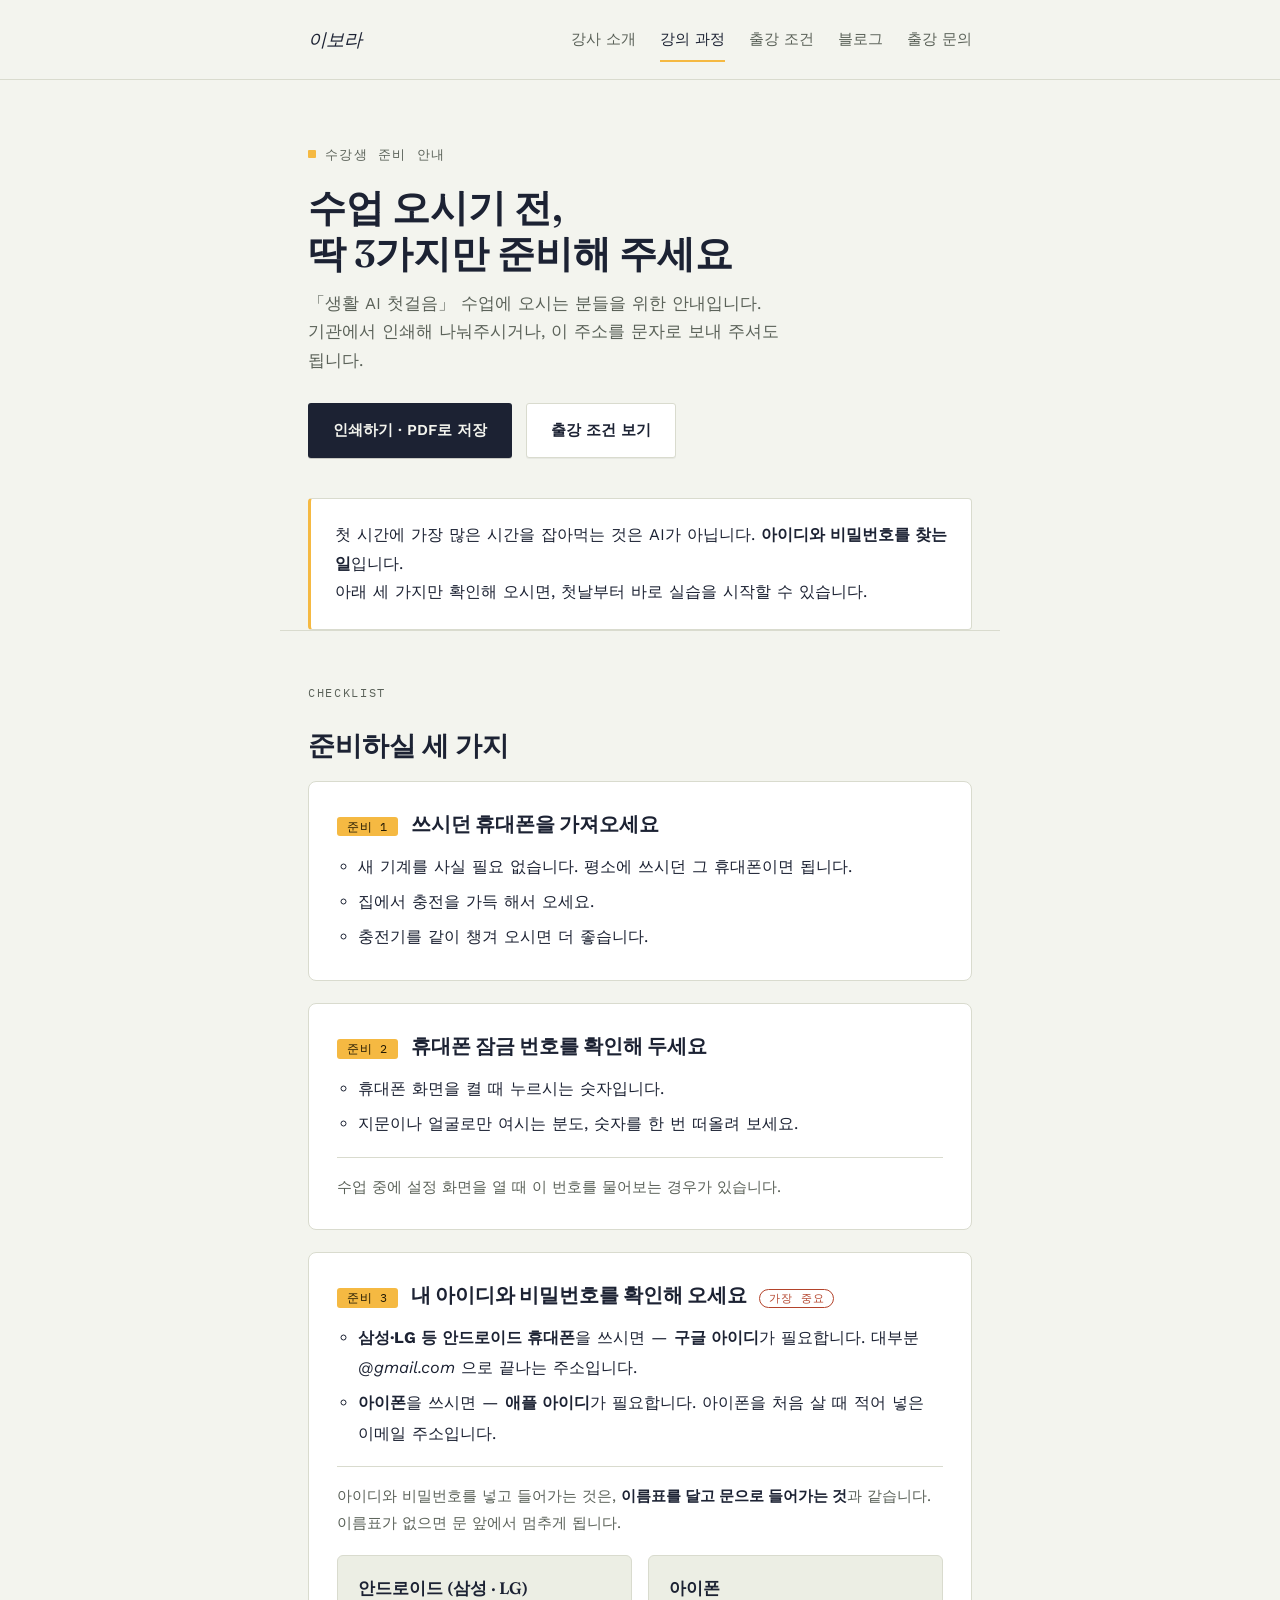
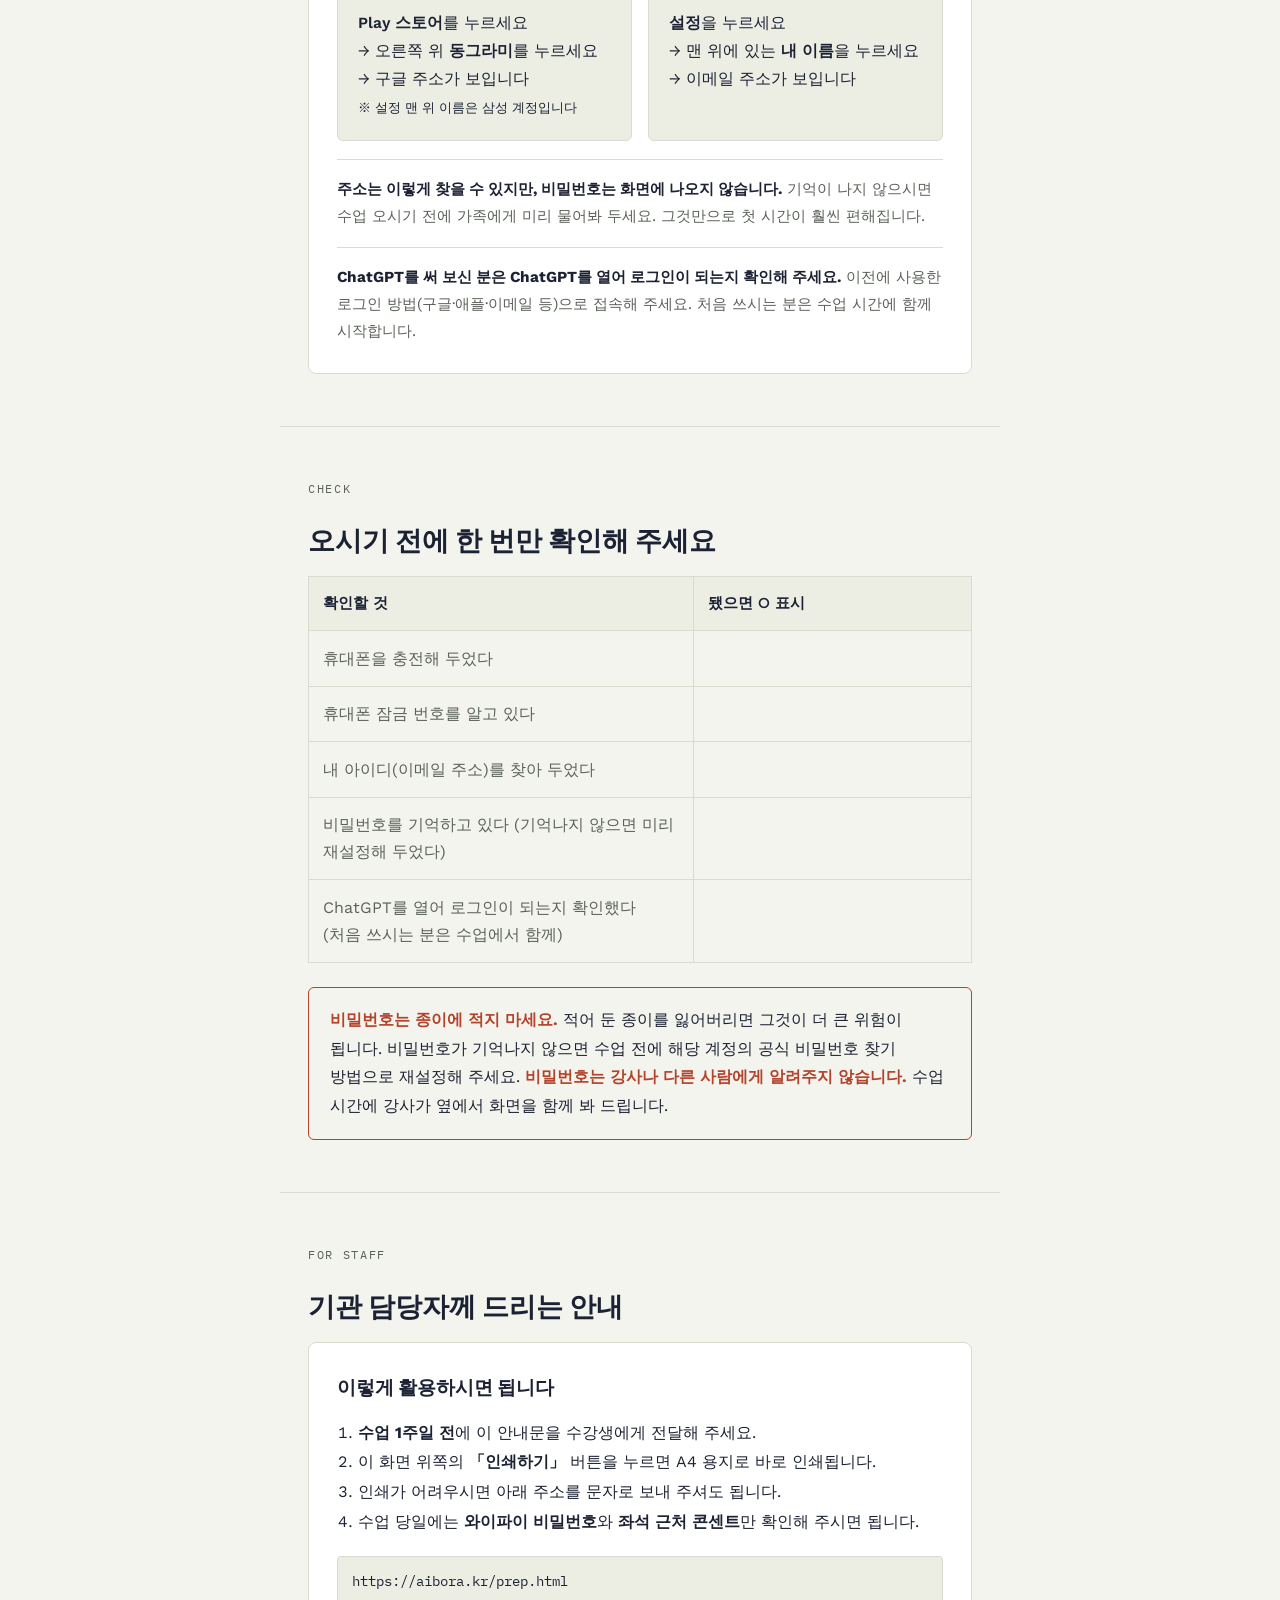
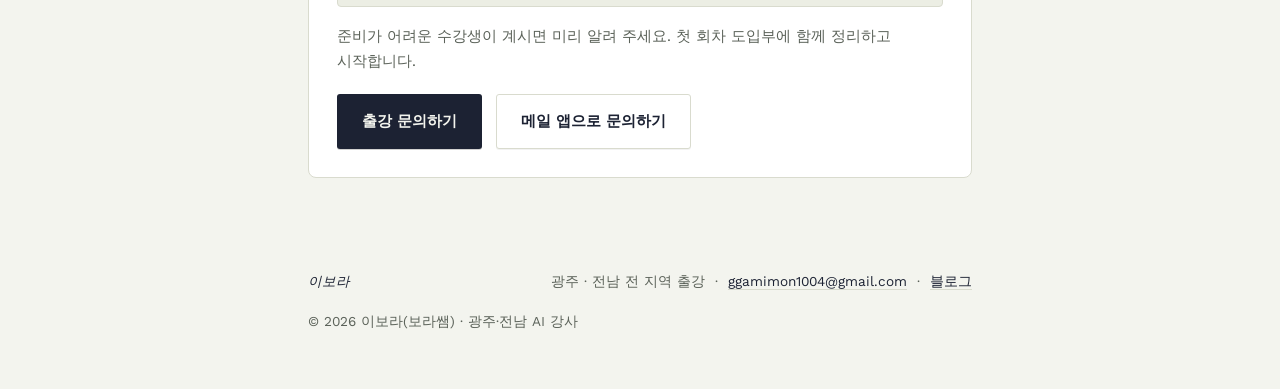
<file: prep.html>
<!doctype html>
<html lang="ko">
<head>
<meta charset="UTF-8">
<meta name="viewport" content="width=device-width, initial-scale=1.0">
<title>생활 AI 첫걸음 과정 수업 준비 안내 | 이보라 AI 강사</title>
<meta name="description" content="「생활 AI 첫걸음」 수강생이 첫 수업 전에 준비할 3가지 — 휴대폰 충전, 잠금 번호, 구글·애플 아이디와 ChatGPT 로그인 확인. 기관 인쇄·문자 배포용 안내문입니다.">
<meta name="keywords" content="AI 강사, 광주 AI 강사, 전남 AI 강사, 이보라, 보라쌤, 생활 AI, 업무 AI, ChatGPT 강의, 생성형 AI 활용 교육">
<meta name="author" content="이보라 (보라쌤)">
<meta name="robots" content="index, follow, max-image-preview:large, max-snippet:-1">
<link rel="canonical" href="https://www.aibora.kr/prep.html">
<link rel="icon" href="/favicon.ico" sizes="48x48">
<link rel="icon" href="/favicon.svg" type="image/svg+xml">
<link rel="apple-touch-icon" href="/apple-touch-icon.png">
<meta name="theme-color" content="#F3F4EE">
<!-- 검색 결과·카카오톡·문자로 링크를 보낼 때 뜨는 미리보기입니다. -->
<meta property="og:type" content="article">
<meta property="og:site_name" content="이보라 AI 강사 · 보라쌤">
<meta property="og:locale" content="ko_KR">
<meta property="og:title" content="생활 AI 첫걸음 과정 수업 준비 안내 | 이보라 AI 강사">
<meta property="og:description" content="「생활 AI 첫걸음」 수강생이 첫 수업 전에 준비할 3가지 — 휴대폰 충전, 잠금 번호, 구글·애플 아이디와 ChatGPT 로그인 확인. 기관 인쇄·문자 배포용 안내문입니다.">
<meta property="og:url" content="https://www.aibora.kr/prep.html">
<meta property="og:image" content="https://www.aibora.kr/images/og-lecture.jpg">
<meta property="og:image:width" content="1200">
<meta property="og:image:height" content="630">
<meta property="og:image:alt" content="AI 강사 이보라(보라쌤) — 광주·전남 생활·업무 AI 교육">
<meta name="twitter:card" content="summary_large_image">
<meta name="twitter:title" content="생활 AI 첫걸음 과정 수업 준비 안내 | 이보라 AI 강사">
<meta name="twitter:description" content="「생활 AI 첫걸음」 수강생이 첫 수업 전에 준비할 3가지 — 휴대폰 충전, 잠금 번호, 구글·애플 아이디와 ChatGPT 로그인 확인. 기관 인쇄·문자 배포용 안내문입니다.">
<meta name="twitter:image" content="https://www.aibora.kr/images/og-lecture.jpg">
<script type="application/ld+json">
{
 "@context": "https://schema.org",
 "@graph": [
  {
   "@type": "WebPage",
   "@id": "https://www.aibora.kr/prep.html#webpage",
   "url": "https://www.aibora.kr/prep.html",
   "name": "생활 AI 첫걸음 과정 수업 준비 안내 | 이보라 AI 강사",
   "description": "「생활 AI 첫걸음」 수강생이 첫 수업 전에 준비할 3가지 — 휴대폰 충전, 잠금 번호, 구글·애플 아이디와 ChatGPT 로그인 확인. 기관 인쇄·문자 배포용 안내문입니다.",
   "inLanguage": "ko-KR",
   "isPartOf": {
    "@type": "WebSite",
    "@id": "https://www.aibora.kr/#website",
    "name": "이보라 AI 강사",
    "url": "https://www.aibora.kr/"
   },
   "author": {
    "@id": "https://www.aibora.kr/#person",
    "@type": "Person",
    "name": "이보라",
    "alternateName": [
     "보라쌤",
     "보라샘"
    ]
   },
   "dateModified": "2026-09-23"
  },
  {
   "@type": "BreadcrumbList",
   "itemListElement": [
    {
     "@type": "ListItem",
     "position": 1,
     "name": "홈",
     "item": "https://www.aibora.kr/"
    },
    {
     "@type": "ListItem",
     "position": 2,
     "name": "강의 과정",
     "item": "https://www.aibora.kr/programs.html"
    },
    {
     "@type": "ListItem",
     "position": 3,
     "name": "첫걸음 과정 수업 준비 안내",
     "item": "https://www.aibora.kr/prep.html"
    }
   ]
  }
 ]
}
</script>
<link rel="preconnect" href="https://fonts.googleapis.com">
<link rel="preconnect" href="https://fonts.gstatic.com" crossorigin>
<link href="https://fonts.googleapis.com/css2?family=Fraunces:ital,opsz,wght@0,9..144,400;0,9..144,600;1,9..144,500&family=Work+Sans:wght@400;500;600&family=IBM+Plex+Mono:wght@500&display=swap" rel="stylesheet">
<link rel="icon" href="data:image/svg+xml,%3Csvg%20xmlns%3D%22http%3A//www.w3.org/2000/svg%22%20viewBox%3D%220%200%2064%2064%22%3E%3Crect%20width%3D%2264%22%20height%3D%2264%22%20rx%3D%2214%22%20fill%3D%22%231C2233%22/%3E%3Ccircle%20cx%3D%2232%22%20cy%3D%2226%22%20r%3D%229%22%20fill%3D%22%23F5B942%22/%3E%3Cpath%20d%3D%22M14%2052c0-9.4%208.1-15%2018-15s18%205.6%2018%2015z%22%20fill%3D%22%23F3F4EE%22/%3E%3C/svg%3E">
<link rel="stylesheet" href="styles.css">
<style>
  .page-header {
    padding: clamp(2.75rem, 7vw, 4rem) 1.75rem 2.5rem;
    max-width: 720px;
    margin: 0 auto;
  }

  .page-title {
    font-family: var(--font-display);
    font-weight: 600;
    font-size: clamp(1.9rem, 4vw, 2.4rem);
    line-height: 1.2;
    margin: 0 0 0.9rem;
    text-wrap: balance;
  }

  .page-desc {
    color: var(--ink-soft);
    max-width: 48ch;
    margin: 0 0 1.75rem;
    font-size: 1.04rem;
  }

  section h2 { max-width: 30ch; }

  .why-box {
    max-width: 720px;
    margin: 0 auto;
    padding: 0 1.75rem;
  }

  .why-box .inner {
    border: 1px solid var(--line);
    border-left: 3px solid var(--accent);
    border-radius: 4px;
    background: var(--surface);
    padding: 1.4rem 1.5rem;
    color: var(--ink);
    font-size: 1.02rem;
    line-height: 1.75;
  }

  /* --- 준비 단계 --- */

  .step-list {
    list-style: none;
    margin: 0;
    padding: 0;
    display: flex;
    flex-direction: column;
    gap: 1.4rem;
  }

  .step {
    border: 1px solid var(--line);
    border-radius: 8px;
    background: var(--surface);
    padding: 1.75rem;
    break-inside: avoid;
  }

  .step-head {
    display: flex;
    align-items: baseline;
    gap: 0.8rem;
    margin-bottom: 0.9rem;
    flex-wrap: wrap;
  }

  .step-num {
    flex: none;
    font-family: var(--font-mono);
    font-size: 0.72rem;
    letter-spacing: 0.08em;
    color: var(--accent-ink);
    background: var(--accent);
    border-radius: 3px;
    padding: 0.25rem 0.6rem;
    line-height: 1;
  }

  .step-title {
    font-family: var(--font-display);
    font-weight: 600;
    font-size: 1.28rem;
    line-height: 1.35;
    margin: 0;
    color: var(--ink);
    text-wrap: balance;
  }

  .step-key {
    font-family: var(--font-mono);
    font-size: 0.68rem;
    letter-spacing: 0.08em;
    color: var(--danger);
    border: 1px solid var(--danger);
    border-radius: 999px;
    padding: 0.18rem 0.55rem;
    line-height: 1;
  }

  .step ul {
    margin: 0;
    padding-left: 1.3rem;
    color: var(--ink);
    font-size: 1.02rem;
    line-height: 1.85;
  }

  .step ul li { margin-bottom: 0.3rem; }
  .step ul li:last-child { margin-bottom: 0; }

  .step-note {
    margin: 1.1rem 0 0;
    padding-top: 1rem;
    border-top: 1px solid var(--line);
    color: var(--ink-soft);
    font-size: 0.96rem;
    line-height: 1.75;
  }

  .step-note strong { color: var(--ink); }

  /* --- 기기별 확인 방법 --- */

  .device-grid {
    display: grid;
    grid-template-columns: repeat(2, minmax(0, 1fr));
    gap: 1rem;
    margin: 1.1rem 0 0;
  }

  .device-card {
    border: 1px solid var(--line);
    border-radius: 6px;
    background: var(--surface-2);
    padding: 1.15rem 1.25rem;
  }

  .device-name {
    display: block;
    font-family: var(--font-display);
    font-weight: 600;
    font-size: 1.04rem;
    color: var(--ink);
    margin-bottom: 0.5rem;
  }

  .device-path {
    margin: 0;
    color: var(--ink);
    font-size: 0.97rem;
    line-height: 1.8;
  }

  .device-path em {
    font-style: normal;
    font-weight: 600;
  }

  @media (max-width: 560px) {
    .device-grid { grid-template-columns: 1fr; }
  }

  /* --- 확인표 --- */

  .check-table {
    width: 100%;
    border-collapse: collapse;
    margin-top: 1.1rem;
    font-size: 1rem;
  }

  .check-table th,
  .check-table td {
    border: 1px solid var(--line);
    padding: 0.85rem 0.9rem;
    text-align: left;
    vertical-align: middle;
  }

  .check-table th {
    background: var(--surface-2);
    font-weight: 600;
    color: var(--ink);
    font-size: 0.95rem;
  }

  .check-table td { color: var(--ink-soft); height: 3.1rem; }

  .safety {
    margin: 1.5rem 0 0;
    padding: 1.15rem 1.3rem;
    border: 1.5px solid var(--danger);
    border-radius: 6px;
    color: var(--ink);
    font-size: 0.99rem;
    line-height: 1.8;
    break-inside: avoid;
  }

  .safety strong { color: var(--danger); }

  /* --- 담당자 안내 --- */

  .staff-box {
    border: 1px solid var(--line);
    border-radius: 8px;
    background: var(--surface);
    padding: 1.75rem;
  }

  .staff-box h3 {
    font-family: var(--font-display);
    font-weight: 600;
    font-size: 1.2rem;
    margin: 0 0 0.9rem;
  }

  .staff-box ol {
    margin: 0 0 1.25rem;
    padding-left: 1.3rem;
    color: var(--ink);
    line-height: 1.85;
    font-size: 1rem;
  }

  .staff-link {
    font-family: var(--font-mono);
    font-size: 0.9rem;
    background: var(--surface-2);
    border: 1px solid var(--line);
    border-radius: 4px;
    padding: 0.75rem 0.9rem;
    display: block;
    color: var(--ink);
    word-break: break-all;
  }

  .print-hint {
    color: var(--ink-soft);
    font-size: 0.92rem;
    margin: 1.1rem 0 0;
  }

  /* --- 인쇄용 --- */

  @media print {
    @page { size: A4; margin: 14mm 13mm; }

    .site-nav, .no-print, footer { display: none !important; }

    body {
      background: #fff;
      color: #000;
      font-size: 10.5pt;
      line-height: 1.55;
    }

    section, .page-header, .why-box {
      max-width: none;
      padding: 0 0 0.6rem;
      margin: 0;
      border-top: none;
    }

    .page-header { padding-bottom: 0.4rem; }
    .page-title { font-size: 17pt; margin-bottom: 0.35rem; }
    .page-desc { font-size: 10pt; margin-bottom: 0.6rem; max-width: none; }
    .section-label { display: none; }
    h2 { font-size: 12.5pt; margin: 0.7rem 0 0.5rem; max-width: none; }

    .why-box .inner { padding: 0.6rem 0.8rem; font-size: 10pt; line-height: 1.5; }
    .step { padding: 0.75rem 0.9rem; break-inside: avoid; }
    .step-list { gap: 0.6rem; }
    .step-title { font-size: 11.5pt; }
    .step ul { font-size: 10pt; line-height: 1.55; }
    .step-note { font-size: 9.5pt; margin-top: 0.55rem; padding-top: 0.5rem; }
    .device-card { padding: 0.6rem 0.7rem; }
    .device-path { font-size: 9.5pt; line-height: 1.5; }
    .check-table { font-size: 9.5pt; }
    .check-table td { height: 2.4rem; }
    .safety { padding: 0.6rem 0.8rem; font-size: 9.5pt; line-height: 1.5; }
    .staff-box { padding: 0.75rem 0.9rem; }
    .staff-box ol { font-size: 9.5pt; line-height: 1.55; }
  }
</style>
</head>
<body>

<nav class="site-nav">
  <div class="wrap">
    <a class="brand" href="index.html">이보라</a>
    <div class="links">
      <a href="index.html#about">강사 소개</a>
      <a href="programs.html" aria-current="page">강의 과정</a>
      <a href="index.html#operation">출강 조건</a>
      <a href="https://blog.naver.com/ggamimong" target="_blank" rel="noopener noreferrer">블로그</a>
      <a href="index.html#consult">출강 문의</a>
    </div>
  </div>
</nav>

<header class="page-header">
  <p class="eyebrow">수강생 준비 안내</p>
  <h1 class="page-title">수업 오시기 전,<br>딱 3가지만 준비해 주세요</h1>
  <p class="page-desc">「생활 AI 첫걸음」 수업에 오시는 분들을 위한 안내입니다. 기관에서 인쇄해 나눠주시거나, 이 주소를 문자로 보내 주셔도 됩니다.</p>
  <div class="cta-row no-print">
    <button type="button" class="btn btn-primary" onclick="window.print()">인쇄하기 · PDF로 저장</button>
    <a class="btn btn-ghost" href="index.html#operation">출강 조건 보기</a>
  </div>
</header>

<main id="main">

<div class="why-box">
  <div class="inner">
    첫 시간에 가장 많은 시간을 잡아먹는 것은 AI가 아닙니다. <strong>아이디와 비밀번호를 찾는 일</strong>입니다.<br>
    아래 세 가지만 확인해 오시면, 첫날부터 바로 실습을 시작할 수 있습니다.
  </div>
</div>

<section id="steps">
  <p class="section-label">Checklist</p>
  <h2>준비하실 세 가지</h2>

  <ul class="step-list">

    <li class="step">
      <div class="step-head">
        <span class="step-num">준비 1</span>
        <h3 class="step-title">쓰시던 휴대폰을 가져오세요</h3>
      </div>
      <ul>
        <li>새 기계를 사실 필요 없습니다. 평소에 쓰시던 그 휴대폰이면 됩니다.</li>
        <li>집에서 충전을 가득 해서 오세요.</li>
        <li>충전기를 같이 챙겨 오시면 더 좋습니다.</li>
      </ul>
    </li>

    <li class="step">
      <div class="step-head">
        <span class="step-num">준비 2</span>
        <h3 class="step-title">휴대폰 잠금 번호를 확인해 두세요</h3>
      </div>
      <ul>
        <li>휴대폰 화면을 켤 때 누르시는 숫자입니다.</li>
        <li>지문이나 얼굴로만 여시는 분도, 숫자를 한 번 떠올려 보세요.</li>
      </ul>
      <p class="step-note">수업 중에 설정 화면을 열 때 이 번호를 물어보는 경우가 있습니다.</p>
    </li>

    <li class="step">
      <div class="step-head">
        <span class="step-num">준비 3</span>
        <h3 class="step-title">내 아이디와 비밀번호를 확인해 오세요</h3>
        <span class="step-key">가장 중요</span>
      </div>
      <ul>
        <li><strong>삼성·LG 등 안드로이드 휴대폰</strong>을 쓰시면 — <strong>구글 아이디</strong>가 필요합니다. 대부분 <em>@gmail.com</em> 으로 끝나는 주소입니다.</li>
        <li><strong>아이폰</strong>을 쓰시면 — <strong>애플 아이디</strong>가 필요합니다. 아이폰을 처음 살 때 적어 넣은 이메일 주소입니다.</li>
      </ul>
      <p class="step-note">아이디와 비밀번호를 넣고 들어가는 것은, <strong>이름표를 달고 문으로 들어가는 것</strong>과 같습니다. 이름표가 없으면 문 앞에서 멈추게 됩니다.</p>

      <div class="device-grid">
        <div class="device-card">
          <span class="device-name">안드로이드 (삼성 · LG)</span>
          <p class="device-path"><em>Play 스토어</em>를 누르세요<br>→ 오른쪽 위 <em>동그라미</em>를 누르세요<br>→ 구글 주소가 보입니다<br><small>※ 설정 맨 위 이름은 삼성 계정입니다</small></p>
        </div>
        <div class="device-card">
          <span class="device-name">아이폰</span>
          <p class="device-path"><em>설정</em>을 누르세요<br>→ 맨 위에 있는 <em>내 이름</em>을 누르세요<br>→ 이메일 주소가 보입니다</p>
        </div>
      </div>

      <p class="step-note"><strong>주소는 이렇게 찾을 수 있지만, 비밀번호는 화면에 나오지 않습니다.</strong> 기억이 나지 않으시면 수업 오시기 전에 가족에게 미리 물어봐 두세요. 그것만으로 첫 시간이 훨씬 편해집니다.</p>

      <p class="step-note"><strong>ChatGPT를 써 보신 분은 ChatGPT를 열어 로그인이 되는지 확인해 주세요.</strong> 이전에 사용한 로그인 방법(구글·애플·이메일 등)으로 접속해 주세요. 처음 쓰시는 분은 수업 시간에 함께 시작합니다.</p>
    </li>

  </ul>
</section>

<section id="check">
  <p class="section-label">Check</p>
  <h2>오시기 전에 한 번만 확인해 주세요</h2>
  <table class="check-table">
    <thead>
      <tr>
        <th style="width:58%">확인할 것</th>
        <th>됐으면 ○ 표시</th>
      </tr>
    </thead>
    <tbody>
      <tr><td>휴대폰을 충전해 두었다</td><td></td></tr>
      <tr><td>휴대폰 잠금 번호를 알고 있다</td><td></td></tr>
      <tr><td>내 아이디(이메일 주소)를 찾아 두었다</td><td></td></tr>
      <tr><td>비밀번호를 기억하고 있다 (기억나지 않으면 미리 재설정해 두었다)</td><td></td></tr>
      <tr><td>ChatGPT를 열어 로그인이 되는지 확인했다 (처음 쓰시는 분은 수업에서 함께)</td><td></td></tr>
    </tbody>
  </table>

  <div class="safety">
    <strong>비밀번호는 종이에 적지 마세요.</strong> 적어 둔 종이를 잃어버리면 그것이 더 큰 위험이 됩니다. 비밀번호가 기억나지 않으면 수업 전에 해당 계정의 공식 비밀번호 찾기 방법으로 재설정해 주세요. <strong>비밀번호는 강사나 다른 사람에게 알려주지 않습니다.</strong> 수업 시간에 강사가 옆에서 화면을 함께 봐 드립니다.
  </div>
</section>

<section id="staff">
  <p class="section-label">For Staff</p>
  <h2>기관 담당자께 드리는 안내</h2>
  <div class="staff-box">
    <h3>이렇게 활용하시면 됩니다</h3>
    <ol>
      <li><strong>수업 1주일 전</strong>에 이 안내문을 수강생에게 전달해 주세요.</li>
      <li>이 화면 위쪽의 <strong>「인쇄하기」</strong> 버튼을 누르면 A4 용지로 바로 인쇄됩니다.</li>
      <li>인쇄가 어려우시면 아래 주소를 문자로 보내 주셔도 됩니다.</li>
      <li>수업 당일에는 <strong>와이파이 비밀번호</strong>와 <strong>좌석 근처 콘센트</strong>만 확인해 주시면 됩니다.</li>
    </ol>
    <span class="staff-link">https://aibora.kr/prep.html</span>
    <p class="print-hint">준비가 어려운 수강생이 계시면 미리 알려 주세요. 첫 회차 도입부에 함께 정리하고 시작합니다.</p>
    <div class="cta-row no-print" style="margin-top:1.25rem;">
      <a class="btn btn-primary" href="index.html?course=4%ED%9A%8C%20%EA%B8%B0%EC%B4%88%20%EC%A0%95%EA%B7%9C%EA%B3%BC%EC%A0%95#consult">출강 문의하기</a>
      <a class="btn btn-ghost" href="mailto:ggamimon1004@gmail.com">메일 앱으로 문의하기</a>
    </div>
  </div>
</section>

</main>

<footer>
  <span class="footer-name">이보라</span>
  <span class="footer-contact">광주 · 전남 전 지역 출강 &nbsp;·&nbsp; <a href="mailto:ggamimon1004@gmail.com">ggamimon1004@gmail.com</a> &nbsp;·&nbsp; <a href="https://blog.naver.com/ggamimong" target="_blank" rel="noopener noreferrer">블로그</a></span>
  <span>© 2026 이보라(보라쌤) · 광주·전남 AI 강사</span>
</footer>

</body>
</html>
</file>
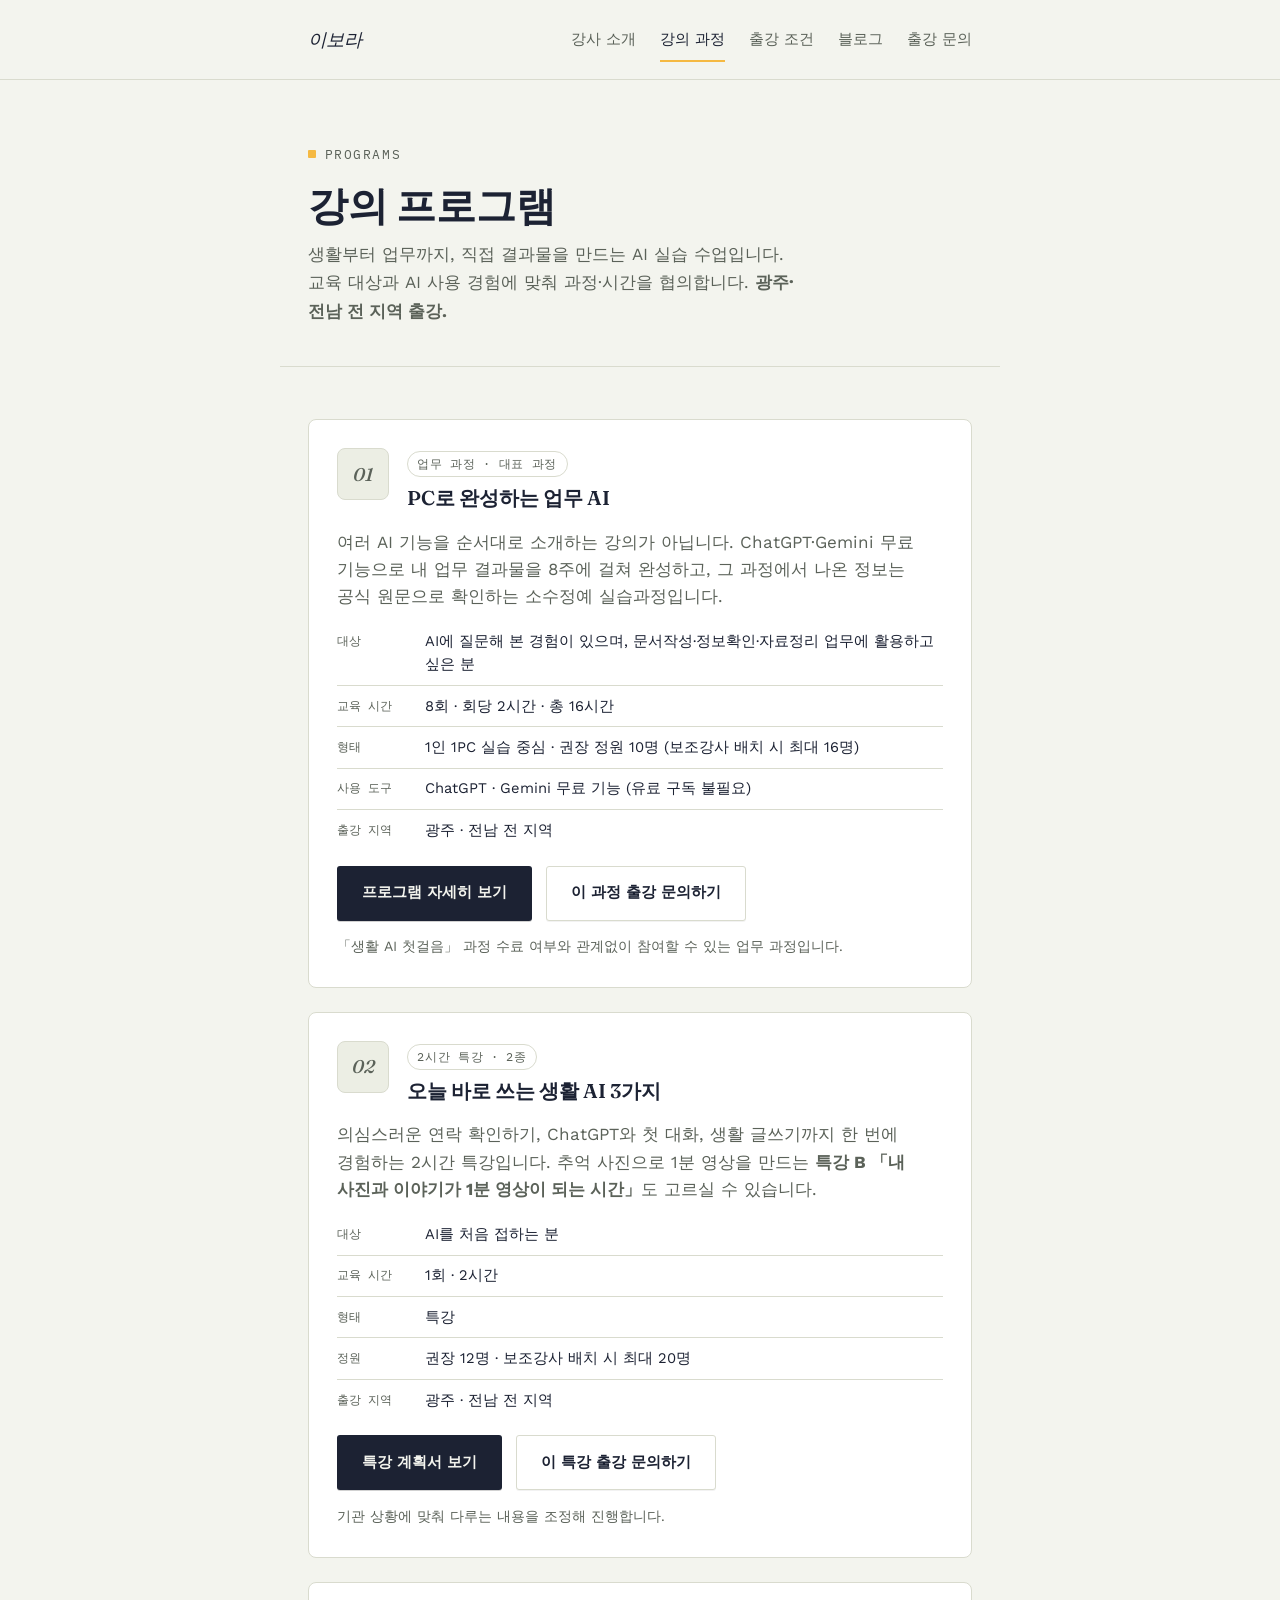
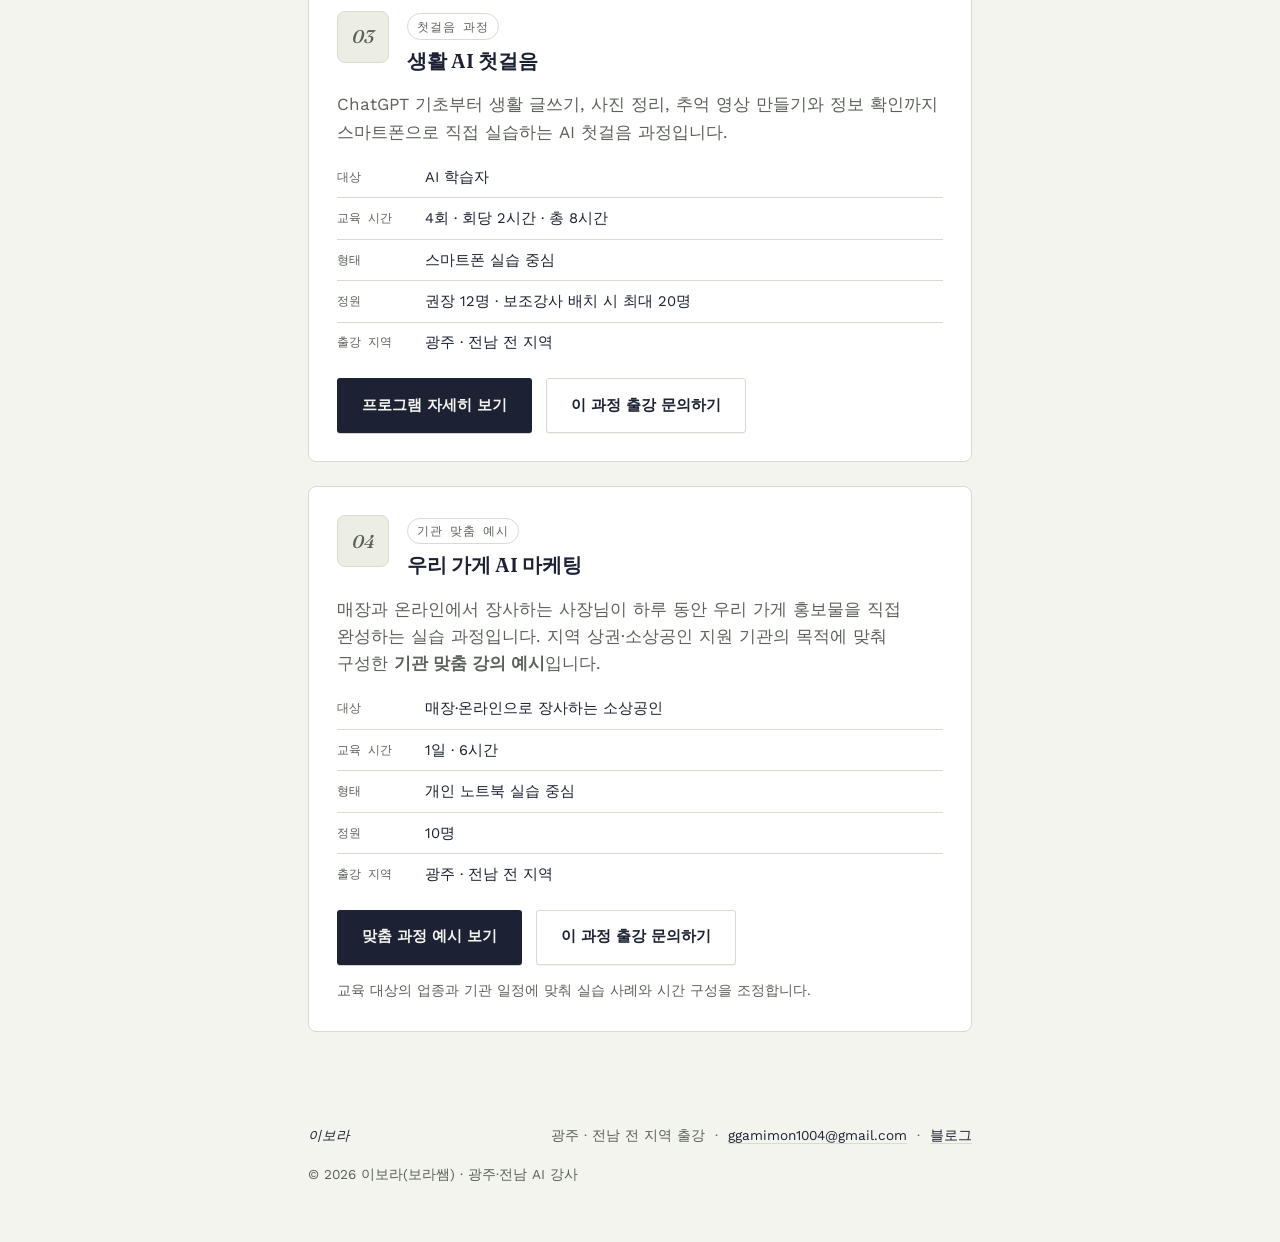
<file: programs.html>
<!doctype html>
<html lang="ko">
<head>
<meta charset="UTF-8">
<meta name="viewport" content="width=device-width, initial-scale=1.0">
<title>AI 강의 프로그램 | 이보라 AI 강사 (보라쌤)</title>
<meta name="description" content="AI 강사 이보라(보라쌤)의 생활·업무 AI 강의 — 대표 과정 PC로 완성하는 업무 AI 8회, 2시간 특강, 생활 AI 첫걸음 4회, 기관 맞춤 예시(소상공인 AI 마케팅 6시간). 광주·전남 기관 출강 안내.">
<meta name="keywords" content="AI 강사, 광주 AI 강사, 전남 AI 강사, 이보라, 보라쌤, 생활 AI, 업무 AI, ChatGPT 강의, 생성형 AI 활용 교육">
<meta name="author" content="이보라 (보라쌤)">
<meta name="robots" content="index, follow, max-image-preview:large, max-snippet:-1">
<link rel="canonical" href="https://www.aibora.kr/programs.html">
<link rel="icon" href="/favicon.ico" sizes="48x48">
<link rel="icon" href="/favicon.svg" type="image/svg+xml">
<link rel="apple-touch-icon" href="/apple-touch-icon.png">
<meta name="theme-color" content="#F3F4EE">
<!-- 검색 결과·카카오톡·문자로 링크를 보낼 때 뜨는 미리보기입니다. -->
<meta property="og:type" content="website">
<meta property="og:site_name" content="이보라 AI 강사 · 보라쌤">
<meta property="og:locale" content="ko_KR">
<meta property="og:title" content="AI 강의 프로그램 | 이보라 AI 강사 (보라쌤)">
<meta property="og:description" content="AI 강사 이보라(보라쌤)의 생활·업무 AI 강의 — 대표 과정 PC로 완성하는 업무 AI 8회, 2시간 특강, 생활 AI 첫걸음 4회, 기관 맞춤 예시(소상공인 AI 마케팅 6시간). 광주·전남 기관 출강 안내.">
<meta property="og:url" content="https://www.aibora.kr/programs.html">
<meta property="og:image" content="https://www.aibora.kr/images/og-lecture.jpg">
<meta property="og:image:width" content="1200">
<meta property="og:image:height" content="630">
<meta property="og:image:alt" content="AI 강사 이보라(보라쌤) — 광주·전남 생활·업무 AI 교육">
<meta name="twitter:card" content="summary_large_image">
<meta name="twitter:title" content="AI 강의 프로그램 | 이보라 AI 강사 (보라쌤)">
<meta name="twitter:description" content="AI 강사 이보라(보라쌤)의 생활·업무 AI 강의 — 대표 과정 PC로 완성하는 업무 AI 8회, 2시간 특강, 생활 AI 첫걸음 4회, 기관 맞춤 예시(소상공인 AI 마케팅 6시간). 광주·전남 기관 출강 안내.">
<meta name="twitter:image" content="https://www.aibora.kr/images/og-lecture.jpg">
<script type="application/ld+json">
{
 "@context": "https://schema.org",
 "@graph": [
  {
   "@type": "WebPage",
   "@id": "https://www.aibora.kr/programs.html#webpage",
   "url": "https://www.aibora.kr/programs.html",
   "name": "AI 강의 프로그램 | 이보라 AI 강사 (보라쌤)",
   "description": "AI 강사 이보라(보라쌤)의 생활·업무 AI 강의 — 대표 과정 PC로 완성하는 업무 AI 8회, 2시간 특강, 생활 AI 첫걸음 4회, 기관 맞춤 예시(소상공인 AI 마케팅 6시간). 광주·전남 기관 출강 안내.",
   "inLanguage": "ko-KR",
   "isPartOf": {
    "@type": "WebSite",
    "@id": "https://www.aibora.kr/#website",
    "name": "이보라 AI 강사",
    "url": "https://www.aibora.kr/"
   },
   "author": {
    "@id": "https://www.aibora.kr/#person",
    "@type": "Person",
    "name": "이보라",
    "alternateName": [
     "보라쌤",
     "보라샘"
    ]
   },
   "dateModified": "2026-11-18"
  },
  {
   "@type": "ItemList",
   "name": "이보라 AI 강사 강의 프로그램",
   "itemListElement": [
    {
     "@type": "ListItem",
     "position": 1,
     "item": {
      "@type": "Course",
      "@id": "https://www.aibora.kr/syllabus-mid.html#course",
      "name": "PC로 완성하는 업무 AI",
      "description": "AI 사용 경험이 있는 AI 활용을 배우려는 분 대상 8회 16시간 업무 과정. ChatGPT·Gemini 무료 기능으로 지시문, 출처 확인, 문서 요약, 자료 분석, 업무 이미지, 나만의 AI 업무비서까지 완성.",
      "url": "https://www.aibora.kr/syllabus-mid.html",
      "inLanguage": "ko",
      "provider": {
       "@id": "https://www.aibora.kr/#person",
       "@type": "Person",
       "name": "이보라",
       "alternateName": [
        "보라쌤",
        "보라샘"
       ]
      },
      "educationalLevel": "중급",
      "audience": {
       "@type": "EducationalAudience",
       "educationalRole": "AI 학습자"
      },
      "hasCourseInstance": {
       "@type": "CourseInstance",
       "courseMode": "Onsite",
       "courseWorkload": "PT16H",
       "courseSchedule": {
        "@type": "Schedule",
        "repeatCount": 8,
        "duration": "PT2H",
        "repeatFrequency": "P1W"
       },
       "instructor": {
        "@id": "https://www.aibora.kr/#person",
        "@type": "Person",
        "name": "이보라",
        "alternateName": [
         "보라쌤",
         "보라샘"
        ]
       },
       "location": {
        "@type": "Place",
        "name": "광주광역시·전라남도 기관 출강"
       }
      },
      "teaches": [
       "업무 지시문 작성",
       "출처·사실 확인",
       "문서 요약",
       "자료 분석",
       "AI 업무비서 만들기"
      ]
     }
    },
    {
     "@type": "ListItem",
     "position": 2,
     "item": {
      "@type": "Course",
      "@id": "https://www.aibora.kr/special.html#special-a",
      "name": "오늘 바로 쓰는 생활 AI 3가지 (2시간 특강)",
      "description": "사칭 연락 확인, ChatGPT 첫 질문(글·음성), 생활 문장 완성을 한 번에 경험하는 AI 활용을 배우려는 분 대상 2시간 특강.",
      "url": "https://www.aibora.kr/special.html",
      "inLanguage": "ko",
      "provider": {
       "@id": "https://www.aibora.kr/#person",
       "@type": "Person",
       "name": "이보라",
       "alternateName": [
        "보라쌤",
        "보라샘"
       ]
      },
      "educationalLevel": "입문",
      "audience": {
       "@type": "EducationalAudience",
       "educationalRole": "AI 학습자"
      },
      "hasCourseInstance": {
       "@type": "CourseInstance",
       "courseMode": "Onsite",
       "courseWorkload": "PT2H",
       "courseSchedule": {
        "@type": "Schedule",
        "repeatCount": 1,
        "duration": "PT2H"
       },
       "instructor": {
        "@id": "https://www.aibora.kr/#person",
        "@type": "Person",
        "name": "이보라",
        "alternateName": [
         "보라쌤",
         "보라샘"
        ]
       },
       "location": {
        "@type": "Place",
        "name": "광주광역시·전라남도 기관 출강"
       }
      }
     }
    },
    {
     "@type": "ListItem",
     "position": 3,
     "item": {
      "@type": "Course",
      "@id": "https://www.aibora.kr/syllabus.html#course",
      "name": "생활 AI 첫걸음",
      "description": "AI 활용을 배우려는 분 대상 4회 8시간 스마트폰 실습 중심 첫걸음 과정. ChatGPT 첫 대화(글·음성), 안내문 요약과 가족 문장, 1분 추억 영상, AI 답변·사칭 연락 확인까지.",
      "url": "https://www.aibora.kr/syllabus.html",
      "inLanguage": "ko",
      "provider": {
       "@id": "https://www.aibora.kr/#person",
       "@type": "Person",
       "name": "이보라",
       "alternateName": [
        "보라쌤",
        "보라샘"
       ]
      },
      "educationalLevel": "기초",
      "audience": {
       "@type": "EducationalAudience",
       "educationalRole": "AI 학습자"
      },
      "hasCourseInstance": {
       "@type": "CourseInstance",
       "courseMode": "Onsite",
       "courseWorkload": "PT8H",
       "courseSchedule": {
        "@type": "Schedule",
        "repeatCount": 4,
        "duration": "PT2H"
       },
       "instructor": {
        "@id": "https://www.aibora.kr/#person",
        "@type": "Person",
        "name": "이보라",
        "alternateName": [
         "보라쌤",
         "보라샘"
        ]
       },
       "location": {
        "@type": "Place",
        "name": "광주광역시·전라남도 기관 출강"
       }
      },
      "teaches": [
       "ChatGPT 사용",
       "안내문 요약",
       "생활 글쓰기",
       "추억 영상 만들기",
       "보이스피싱·사칭 연락 확인"
      ]
     }
    },
    {
     "@type": "ListItem",
     "position": 4,
     "item": {
      "@type": "Course",
      "@id": "https://www.aibora.kr/smallbiz.html#course",
      "name": "오늘 만들어 바로 쓰는 우리 가게 AI 마케팅 (기관 맞춤 예시, 6시간)",
      "description": "소상공인이 ChatGPT 무료 기능으로 가게 소개글, 작은 이벤트 실행안, 홍보 글, 홍보 이미지를 하루에 직접 완성하는 실습 과정.",
      "url": "https://www.aibora.kr/smallbiz.html",
      "provider": {"@id": "https://www.aibora.kr/#person", "@type": "Person", "name": "이보라"}
     }
    }
   ]
  },
  {
   "@type": "BreadcrumbList",
   "itemListElement": [
    {
     "@type": "ListItem",
     "position": 1,
     "name": "홈",
     "item": "https://www.aibora.kr/"
    },
    {
     "@type": "ListItem",
     "position": 2,
     "name": "강의 과정",
     "item": "https://www.aibora.kr/programs.html"
    }
   ]
  }
 ]
}
</script>
<link rel="preconnect" href="https://fonts.googleapis.com">
<link rel="preconnect" href="https://fonts.gstatic.com" crossorigin>
<link href="https://fonts.googleapis.com/css2?family=Fraunces:ital,opsz,wght@0,9..144,400;0,9..144,600;1,9..144,500&family=Work+Sans:wght@400;500;600&family=IBM+Plex+Mono:wght@500&display=swap" rel="stylesheet">
<link rel="stylesheet" href="styles.css">
<style>
  .page-header {
    padding: clamp(2.75rem, 7vw, 4rem) 1.75rem 2.5rem;
    max-width: 720px;
    margin: 0 auto;
  }

  .page-title {
    font-family: var(--font-display);
    font-weight: 600;
    font-size: clamp(2rem, 4vw, 2.5rem);
    line-height: 1.1;
    margin: 0 0 0.75rem;
    text-wrap: balance;
  }

  .page-desc {
    color: var(--ink-soft);
    max-width: 46ch;
    margin: 0;
  }

  /* --- 프로그램 카드 (index.html material-card / syllabus.html session-card와 같은 시각 언어) --- */

  .program-grid {
    display: flex;
    flex-direction: column;
    gap: 1.5rem;
  }

  .program-card {
    border: 1px solid var(--line);
    border-radius: 8px;
    padding: 1.75rem;
    background: var(--surface);
  }

  .program-card-head {
    display: flex;
    align-items: flex-start;
    gap: 1.1rem;
    margin-bottom: 1.1rem;
  }

  /* 대표 이미지 자리. 준비되면 이 영역에 <img>를 넣어 교체합니다. */
  .program-icon {
    flex: none;
    width: 3.25rem;
    height: 3.25rem;
    border-radius: 8px;
    border: 1px solid var(--line);
    background: var(--surface-2);
    display: flex;
    align-items: center;
    justify-content: center;
    font-family: var(--font-display);
    font-style: italic;
    font-weight: 500;
    font-size: 1.15rem;
    color: var(--ink-soft);
  }

  .program-type {
    display: inline-flex;
    font-family: var(--font-mono);
    font-size: 0.72rem;
    letter-spacing: 0.06em;
    text-transform: uppercase;
    color: var(--ink-soft);
    border: 1px solid var(--line);
    border-radius: 999px;
    padding: 0.15rem 0.6rem;
    margin: 0 0 0.5rem;
  }

  .program-title {
    font-family: var(--font-display);
    font-weight: 600;
    font-size: 1.25rem;
    line-height: 1.3;
    margin: 0;
    text-wrap: balance;
  }

  .program-desc {
    color: var(--ink-soft);
    margin: 0 0 1.25rem;
    line-height: 1.6;
  }

  .program-meta {
    list-style: none;
    margin: 0 0 1.5rem;
    padding: 0;
  }

  .program-meta li {
    display: grid;
    grid-template-columns: minmax(0, 4.5rem) 1fr;
    gap: 0.4rem 1rem;
    padding: 0.55rem 0;
    border-top: 1px solid var(--line);
    font-size: 0.92rem;
  }
  .program-meta li:first-child { border-top: none; padding-top: 0; }
  .program-meta li:last-child { padding-bottom: 0; }

  .meta-label {
    font-family: var(--font-mono);
    font-size: 0.78rem;
    color: var(--ink-soft);
  }

  .meta-value {
    color: var(--ink);
    line-height: 1.55;
  }

  .program-status {
    margin: 0.9rem 0 0;
    color: var(--ink-soft);
    font-size: 0.88rem;
  }

  @media (max-width: 560px) {
    .program-card .cta-row {
      flex-direction: column;
    }
    .program-card .btn {
      width: 100%;
      justify-content: center;
    }
  }
</style>
</head>
<body>

<nav class="site-nav">
  <div class="wrap">
    <a class="brand" href="index.html">이보라</a>
    <div class="links">
      <a href="index.html#about">강사 소개</a>
      <a href="programs.html" aria-current="page">강의 과정</a>
      <a href="index.html#operation">출강 조건</a>
      <a href="https://blog.naver.com/ggamimong" target="_blank" rel="noopener noreferrer">블로그</a>
      <a href="index.html#consult">출강 문의</a>
    </div>
  </div>
</nav>

<header class="page-header">
  <p class="eyebrow">Programs</p>
  <h1 class="page-title">강의 프로그램</h1>
  <p class="page-desc">생활부터 업무까지, 직접 결과물을 만드는 AI 실습 수업입니다. 교육 대상과 AI 사용 경험에 맞춰 과정·시간을 협의합니다. <strong>광주·전남 전 지역 출강.</strong></p>
</header>

<main id="main">

<section id="program-list">
  <div class="program-grid">

    <article class="program-card">
      <div class="program-card-head">
        <div class="program-icon" aria-hidden="true">01</div>
        <div>
          <p class="program-type">업무 과정 · 대표 과정</p>
          <h2 class="program-title">PC로 완성하는 업무 AI</h2>
        </div>
      </div>
      <p class="program-desc">여러 AI 기능을 순서대로 소개하는 강의가 아닙니다. ChatGPT·Gemini 무료 기능으로 내 업무 결과물을 8주에 걸쳐 완성하고, 그 과정에서 나온 정보는 공식 원문으로 확인하는 소수정예 실습과정입니다.</p>
      <ul class="program-meta">
        <li><span class="meta-label">대상</span><span class="meta-value">AI에 질문해 본 경험이 있으며, 문서작성·정보확인·자료정리 업무에 활용하고 싶은 분</span></li>
        <li><span class="meta-label">교육 시간</span><span class="meta-value">8회 · 회당 2시간 · 총 16시간</span></li>
        <li><span class="meta-label">형태</span><span class="meta-value">1인 1PC 실습 중심 · 권장 정원 10명 (보조강사 배치 시 최대 16명)</span></li>
        <li><span class="meta-label">사용 도구</span><span class="meta-value">ChatGPT · Gemini 무료 기능 (유료 구독 불필요)</span></li>
        <li><span class="meta-label">출강 지역</span><span class="meta-value">광주 · 전남 전 지역</span></li>
      </ul>
      <div class="cta-row">
        <a class="btn btn-primary" href="syllabus-mid.html">프로그램 자세히 보기</a>
        <a class="btn btn-ghost" href="index.html?course=8%ED%9A%8C%20%EC%97%85%EB%AC%B4%20%EC%A4%91%EA%B8%89%EA%B3%BC%EC%A0%95#consult">이 과정 출강 문의하기</a>
      </div>
      <p class="program-status">「생활 AI 첫걸음」 과정 수료 여부와 관계없이 참여할 수 있는 업무 과정입니다.</p>
    </article>

    <article class="program-card">
      <div class="program-card-head">
        <div class="program-icon" aria-hidden="true">02</div>
        <div>
          <p class="program-type">2시간 특강 · 2종</p>
          <h2 class="program-title">오늘 바로 쓰는 생활 AI 3가지</h2>
        </div>
      </div>
      <p class="program-desc">의심스러운 연락 확인하기, ChatGPT와 첫 대화, 생활 글쓰기까지 한 번에 경험하는 2시간 특강입니다. 추억 사진으로 1분 영상을 만드는 <strong>특강 B 「내 사진과 이야기가 1분 영상이 되는 시간」</strong>도 고르실 수 있습니다.</p>
      <ul class="program-meta">
        <li><span class="meta-label">대상</span><span class="meta-value">AI를 처음 접하는 분</span></li>
        <li><span class="meta-label">교육 시간</span><span class="meta-value">1회 · 2시간</span></li>
        <li><span class="meta-label">형태</span><span class="meta-value">특강</span></li>
        <li><span class="meta-label">정원</span><span class="meta-value">권장 12명 · 보조강사 배치 시 최대 20명</span></li>
        <li><span class="meta-label">출강 지역</span><span class="meta-value">광주 · 전남 전 지역</span></li>
      </ul>
      <div class="cta-row">
        <a class="btn btn-primary" href="special.html">특강 계획서 보기</a>
        <a class="btn btn-ghost" href="index.html?course=2%EC%8B%9C%EA%B0%84%20%ED%8A%B9%EA%B0%95#consult">이 특강 출강 문의하기</a>
      </div>
      <p class="program-status">기관 상황에 맞춰 다루는 내용을 조정해 진행합니다.</p>
    </article>

    <article class="program-card">
      <div class="program-card-head">
        <div class="program-icon" aria-hidden="true">03</div>
        <div>
          <p class="program-type">첫걸음 과정</p>
          <h2 class="program-title">생활 AI 첫걸음</h2>
        </div>
      </div>
      <p class="program-desc">ChatGPT 기초부터 생활 글쓰기, 사진 정리, 추억 영상 만들기와 정보 확인까지 스마트폰으로 직접 실습하는 AI 첫걸음 과정입니다.</p>
      <ul class="program-meta">
        <li><span class="meta-label">대상</span><span class="meta-value">AI 학습자</span></li>
        <li><span class="meta-label">교육 시간</span><span class="meta-value">4회 · 회당 2시간 · 총 8시간</span></li>
        <li><span class="meta-label">형태</span><span class="meta-value">스마트폰 실습 중심</span></li>
        <li><span class="meta-label">정원</span><span class="meta-value">권장 12명 · 보조강사 배치 시 최대 20명</span></li>
        <li><span class="meta-label">출강 지역</span><span class="meta-value">광주 · 전남 전 지역</span></li>
      </ul>
      <div class="cta-row">
        <a class="btn btn-primary" href="syllabus.html">프로그램 자세히 보기</a>
        <a class="btn btn-ghost" href="index.html?course=4%ED%9A%8C%20%EA%B8%B0%EC%B4%88%20%EC%A0%95%EA%B7%9C%EA%B3%BC%EC%A0%95#consult">이 과정 출강 문의하기</a>
      </div>
    </article>

    <article class="program-card">
      <div class="program-card-head">
        <div class="program-icon" aria-hidden="true">04</div>
        <div>
          <p class="program-type">기관 맞춤 예시</p>
          <h2 class="program-title">우리 가게 AI 마케팅</h2>
        </div>
      </div>
      <p class="program-desc">매장과 온라인에서 장사하는 사장님이 하루 동안 우리 가게 홍보물을 직접 완성하는 실습 과정입니다. 지역 상권·소상공인 지원 기관의 목적에 맞춰 구성한 <strong>기관 맞춤 강의 예시</strong>입니다.</p>
      <ul class="program-meta">
        <li><span class="meta-label">대상</span><span class="meta-value">매장·온라인으로 장사하는 소상공인</span></li>
        <li><span class="meta-label">교육 시간</span><span class="meta-value">1일 · 6시간</span></li>
        <li><span class="meta-label">형태</span><span class="meta-value">개인 노트북 실습 중심</span></li>
        <li><span class="meta-label">정원</span><span class="meta-value">10명</span></li>
        <li><span class="meta-label">출강 지역</span><span class="meta-value">광주 · 전남 전 지역</span></li>
      </ul>
      <div class="cta-row">
        <a class="btn btn-primary" href="smallbiz.html">맞춤 과정 예시 보기</a>
        <a class="btn btn-ghost" href="index.html?course=%EA%B8%B0%EA%B4%80%20%EB%A7%9E%EC%B6%A4%20%EA%B0%95%EC%9D%98#consult">이 과정 출강 문의하기</a>
      </div>
      <p class="program-status">교육 대상의 업종과 기관 일정에 맞춰 실습 사례와 시간 구성을 조정합니다.</p>
    </article>

  </div>
</section>

</main>

<footer>
  <span class="footer-name">이보라</span>
  <span class="footer-contact">광주 · 전남 전 지역 출강 &nbsp;·&nbsp; <a href="mailto:ggamimon1004@gmail.com">ggamimon1004@gmail.com</a> &nbsp;·&nbsp; <a href="https://blog.naver.com/ggamimong" target="_blank" rel="noopener noreferrer">블로그</a></span>
  <span>© 2026 이보라(보라쌤) · 광주·전남 AI 강사</span>
</footer>

</body>
</html>
</file>
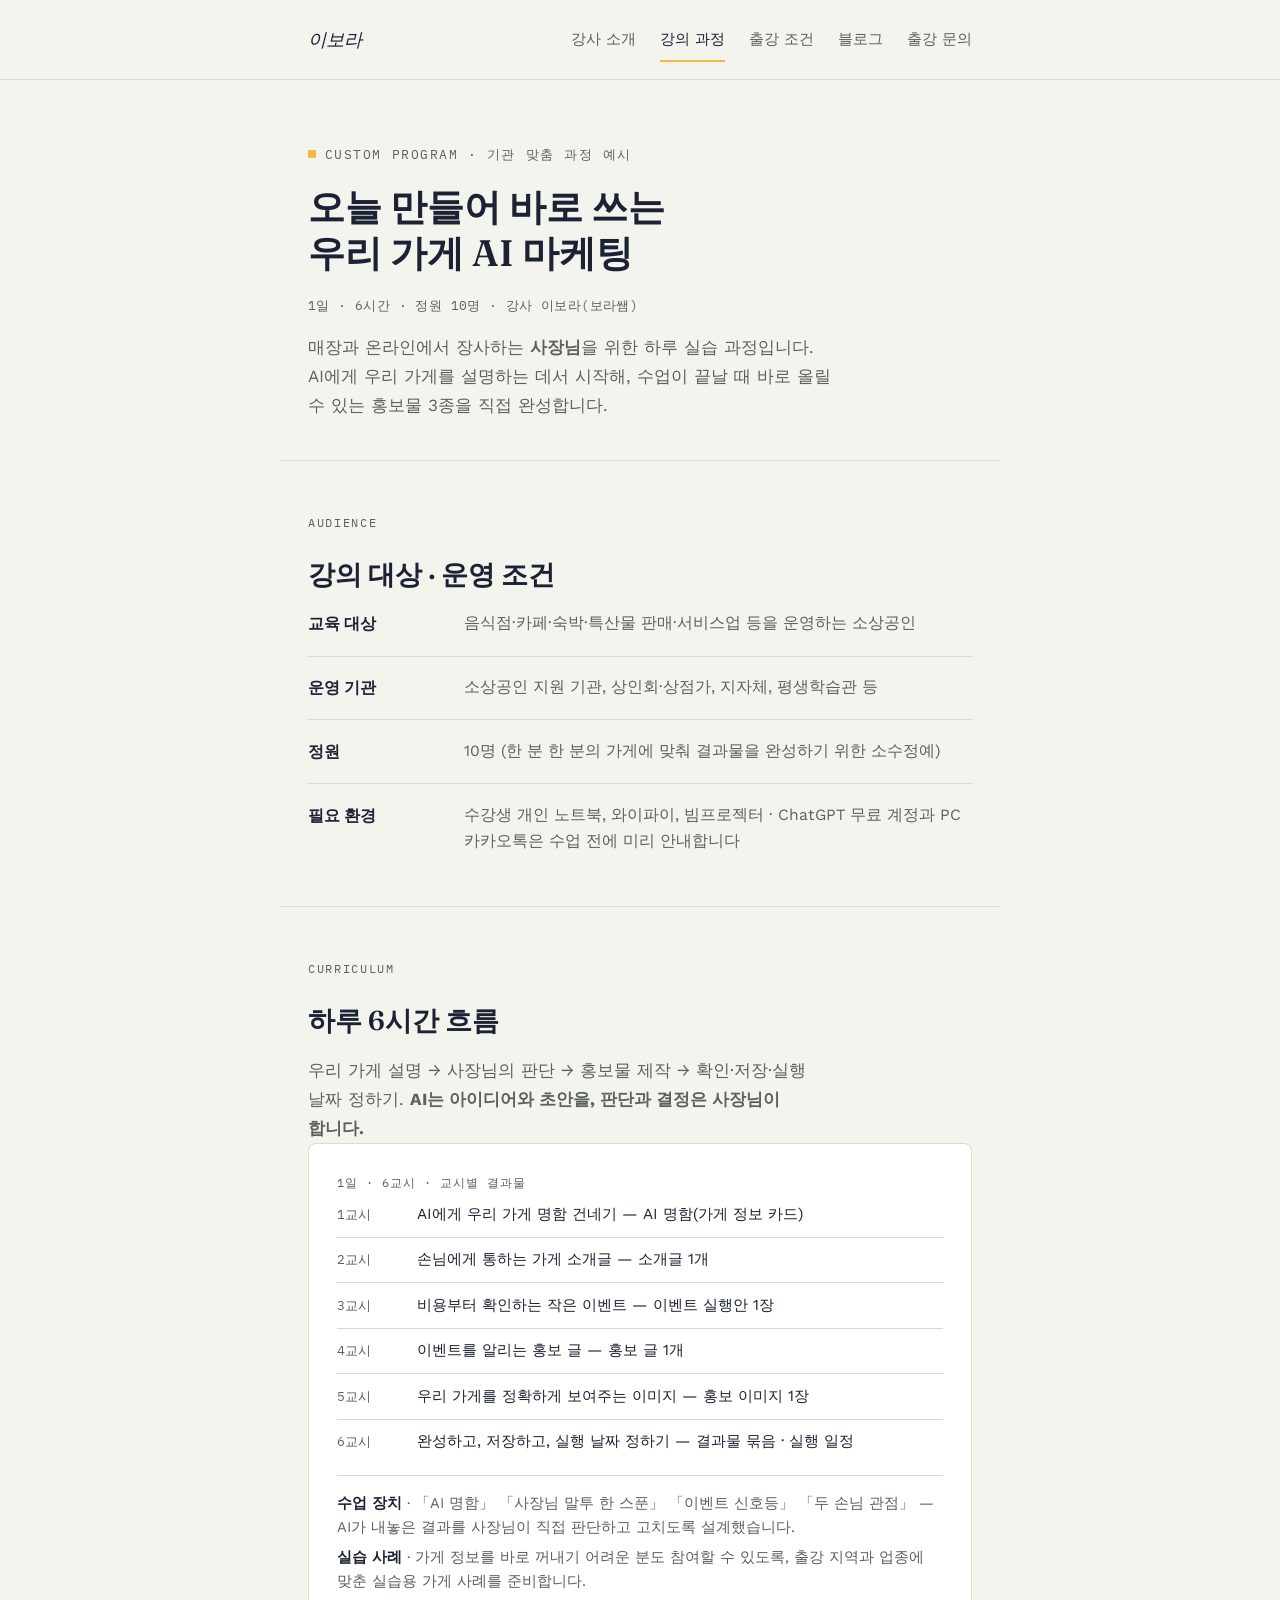
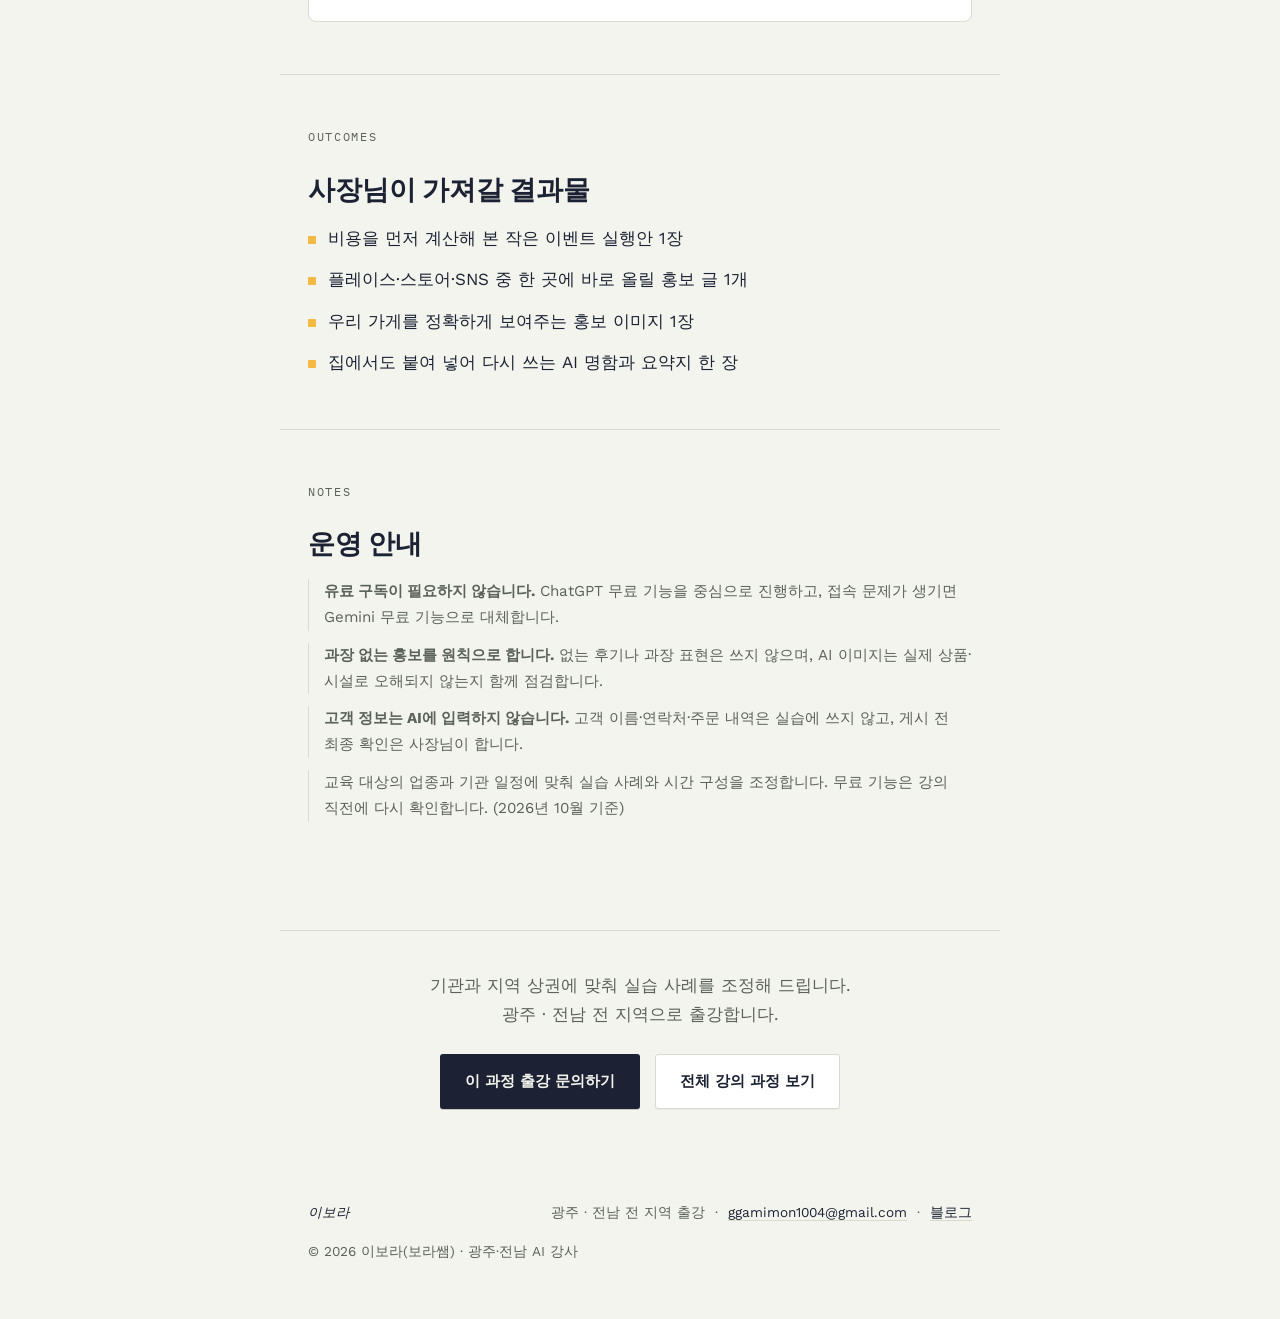
<file: smallbiz.html>
<!doctype html>
<html lang="ko">
<head>
<meta charset="UTF-8">
<meta name="viewport" content="width=device-width, initial-scale=1.0">
<title>우리 가게 AI 마케팅 | 이보라 AI 강사</title>
<meta name="description" content="소상공인 대상 6시간 AI 마케팅 기관 맞춤 과정 — 우리 가게 소개글, 비용부터 확인하는 작은 이벤트, 홍보 글·홍보 이미지를 하루에 직접 완성. 광주·전남 출강, AI 강사 이보라(보라쌤).">
<meta name="keywords" content="AI 강사, 광주 AI 강사, 전남 AI 강사, 이보라, 보라쌤, 생활 AI, 업무 AI, ChatGPT 강의, 생성형 AI 활용 교육">
<meta name="author" content="이보라 (보라쌤)">
<meta name="robots" content="index, follow, max-image-preview:large, max-snippet:-1">
<link rel="canonical" href="https://www.aibora.kr/smallbiz.html">
<link rel="icon" href="/favicon.ico" sizes="48x48">
<link rel="icon" href="/favicon.svg" type="image/svg+xml">
<link rel="apple-touch-icon" href="/apple-touch-icon.png">
<meta name="theme-color" content="#F3F4EE">
<!-- 검색 결과·카카오톡·문자로 링크를 보낼 때 뜨는 미리보기입니다. -->
<meta property="og:type" content="website">
<meta property="og:site_name" content="이보라 AI 강사 · 보라쌤">
<meta property="og:locale" content="ko_KR">
<meta property="og:title" content="우리 가게 AI 마케팅 | 이보라 AI 강사">
<meta property="og:description" content="소상공인 대상 6시간 AI 마케팅 기관 맞춤 과정 — 우리 가게 소개글, 비용부터 확인하는 작은 이벤트, 홍보 글·홍보 이미지를 하루에 직접 완성. 광주·전남 출강, AI 강사 이보라(보라쌤).">
<meta property="og:url" content="https://www.aibora.kr/smallbiz.html">
<meta property="og:image" content="https://www.aibora.kr/images/og-lecture.jpg">
<meta property="og:image:width" content="1200">
<meta property="og:image:height" content="630">
<meta property="og:image:alt" content="AI 강사 이보라(보라쌤) — 광주·전남 생활·업무 AI 교육">
<meta name="twitter:card" content="summary_large_image">
<meta name="twitter:title" content="우리 가게 AI 마케팅 | 이보라 AI 강사">
<meta name="twitter:description" content="소상공인 대상 6시간 AI 마케팅 기관 맞춤 과정 — 우리 가게 소개글, 비용부터 확인하는 작은 이벤트, 홍보 글·홍보 이미지를 하루에 직접 완성. 광주·전남 출강, AI 강사 이보라(보라쌤).">
<meta name="twitter:image" content="https://www.aibora.kr/images/og-lecture.jpg">
<script type="application/ld+json">
{
 "@context": "https://schema.org",
 "@graph": [
  {
   "@type": "WebPage",
   "@id": "https://www.aibora.kr/smallbiz.html#webpage",
   "url": "https://www.aibora.kr/smallbiz.html",
   "name": "우리 가게 AI 마케팅 | 이보라 AI 강사",
   "description": "소상공인 대상 6시간 AI 마케팅 기관 맞춤 과정 — 우리 가게 소개글, 비용부터 확인하는 작은 이벤트, 홍보 글·홍보 이미지를 하루에 직접 완성. 광주·전남 출강, AI 강사 이보라(보라쌤).",
   "inLanguage": "ko-KR",
   "isPartOf": {"@type": "WebSite", "@id": "https://www.aibora.kr/#website", "name": "이보라 AI 강사", "url": "https://www.aibora.kr/"},
   "author": {"@id": "https://www.aibora.kr/#person", "@type": "Person", "name": "이보라", "alternateName": ["보라쌤", "보라샘"]},
   "dateModified": "2026-10-16"
  },
  {
   "@type": "Course",
   "@id": "https://www.aibora.kr/smallbiz.html#course",
   "name": "오늘 만들어 바로 쓰는 우리 가게 AI 마케팅 (6시간 기관 맞춤 과정)",
   "description": "소상공인이 ChatGPT 무료 기능으로 가게 소개글, 작은 이벤트 실행안, 홍보 글, 홍보 이미지를 하루에 직접 완성하는 실습 과정.",
   "url": "https://www.aibora.kr/smallbiz.html",
   "inLanguage": "ko",
   "provider": {"@id": "https://www.aibora.kr/#person", "@type": "Person", "name": "이보라", "alternateName": ["보라쌤", "보라샘"]},
   "educationalLevel": "입문",
   "audience": {"@type": "EducationalAudience", "educationalRole": "소상공인"},
   "hasCourseInstance": {
    "@type": "CourseInstance",
    "courseMode": "Onsite",
    "courseWorkload": "PT6H",
    "instructor": {"@id": "https://www.aibora.kr/#person", "@type": "Person", "name": "이보라", "alternateName": ["보라쌤", "보라샘"]},
    "location": {"@type": "Place", "name": "광주광역시·전라남도 기관 출강"}
   }
  },
  {
   "@type": "BreadcrumbList",
   "itemListElement": [
    {"@type": "ListItem", "position": 1, "name": "홈", "item": "https://www.aibora.kr/"},
    {"@type": "ListItem", "position": 2, "name": "강의 과정", "item": "https://www.aibora.kr/programs.html"},
    {"@type": "ListItem", "position": 3, "name": "소상공인 AI 마케팅", "item": "https://www.aibora.kr/smallbiz.html"}
   ]
  }
 ]
}
</script>
<link rel="preconnect" href="https://fonts.googleapis.com">
<link rel="preconnect" href="https://fonts.gstatic.com" crossorigin>
<link href="https://fonts.googleapis.com/css2?family=Fraunces:ital,opsz,wght@0,9..144,400;0,9..144,600;1,9..144,500&family=Work+Sans:wght@400;500;600&family=IBM+Plex+Mono:wght@500&display=swap" rel="stylesheet">
<link rel="stylesheet" href="styles.css">
<style>
  .page-header {
    padding: clamp(2.75rem, 7vw, 4rem) 1.75rem 2.5rem;
    max-width: 720px;
    margin: 0 auto;
  }

  .page-title {
    font-family: var(--font-display);
    font-weight: 600;
    font-size: clamp(1.7rem, 4vw, 2.3rem);
    line-height: 1.25;
    margin: 0 0 0.9rem;
    text-wrap: balance;
  }

  .page-desc {
    color: var(--ink-soft);
    max-width: 48ch;
    margin: 0;
  }

  .course-meta {
    display: inline-flex;
    align-items: center;
    gap: 0.5rem;
    font-family: var(--font-mono);
    font-size: 0.82rem;
    letter-spacing: 0.03em;
    color: var(--ink-soft);
    margin: 0 0 1rem;
  }

  /* --- 대상 / 목표 목록 (index.html topics-list와 같은 시각 언어) --- */

  .info-list {
    list-style: none;
    margin: 0;
    padding: 0;
    display: grid;
    gap: 0;
  }

  .info-list li {
    display: grid;
    grid-template-columns: minmax(0, 8rem) 1fr;
    gap: 0.5rem 1.75rem;
    padding: 1.1rem 0;
    border-top: 1px solid var(--line);
  }
  .info-list li:first-child { border-top: none; padding-top: 0; }
  .info-list li:last-child { padding-bottom: 0; }

  .info-term {
    font-family: var(--font-display);
    font-weight: 600;
    font-size: 1.02rem;
    color: var(--ink);
  }

  .info-desc {
    color: var(--ink-soft);
    font-size: 0.98rem;
    line-height: 1.65;
  }

  @media (max-width: 560px) {
    .info-list li {
      grid-template-columns: 1fr;
      gap: 0.35rem;
    }
  }

  .goal-list {
    list-style: none;
    margin: 0;
    padding: 0;
    display: flex;
    flex-direction: column;
    gap: 1rem;
  }

  .goal-list li {
    display: flex;
    gap: 0.9rem;
    align-items: baseline;
    color: var(--ink);
    line-height: 1.65;
  }

  .goal-num {
    flex: none;
    font-family: var(--font-mono);
    font-size: 0.78rem;
    color: var(--ink-soft);
    padding-top: 0.15rem;
  }

  /* --- 회차 카드 (index.html material-card와 같은 시각 언어) --- */

  .session-list {
    display: flex;
    flex-direction: column;
    gap: 1.5rem;
  }

  .session-card {
    border: 1px solid var(--line);
    border-radius: 8px;
    padding: 1.75rem;
    background: var(--surface);
  }

  .session-eyebrow {
    font-family: var(--font-mono);
    font-size: 0.78rem;
    letter-spacing: 0.08em;
    text-transform: uppercase;
    color: var(--ink-soft);
    margin: 0 0 0.6rem;
  }

  .session-title {
    font-family: var(--font-display);
    font-weight: 600;
    font-size: 1.2rem;
    margin: 0 0 0.5rem;
    text-wrap: balance;
  }

  .session-goal {
    color: var(--ink-soft);
    font-size: 0.95rem;
    margin: 0 0 1.3rem;
    line-height: 1.6;
  }

  .schedule {
    list-style: none;
    margin: 0 0 1.3rem;
    padding: 0;
  }

  .schedule li {
    display: grid;
    grid-template-columns: minmax(0, 4rem) 1fr;
    gap: 0.4rem 1rem;
    padding: 0.65rem 0;
    border-top: 1px solid var(--line);
    align-items: baseline;
  }
  .schedule li:first-child { border-top: none; padding-top: 0; }
  .schedule li:last-child { padding-bottom: 0; }

  .schedule-time {
    font-family: var(--font-mono);
    font-size: 0.82rem;
    color: var(--ink-soft);
  }

  .schedule-content {
    font-size: 0.96rem;
    color: var(--ink);
    line-height: 1.55;
  }

  .session-intro {
    margin: 0 0 1rem;
    color: var(--ink-soft);
    font-size: 0.97rem;
    line-height: 1.75;
  }

  .session-notes {
    list-style: none;
    margin: 0;
    padding: 1rem 0 0;
    border-top: 1px solid var(--line);
    display: flex;
    flex-direction: column;
    gap: 0.45rem;
    font-size: 0.92rem;
    color: var(--ink-soft);
    line-height: 1.6;
  }

  .session-notes li strong {
    color: var(--ink);
    font-weight: 600;
  }

  .session-toggle summary {
    cursor: pointer;
    list-style: none;
    display: flex;
    align-items: center;
    gap: 0.45rem;
    font-family: var(--font-mono);
    font-size: 0.84rem;
    letter-spacing: 0.02em;
    color: var(--ink-soft);
    padding: 0.7rem 0;
    border-top: 1px solid var(--line);
  }

  .session-toggle summary::-webkit-details-marker { display: none; }

  .session-toggle summary::before {
    content: '▸';
    display: inline-block;
    color: var(--accent);
    transition: transform 0.15s ease;
  }

  .session-toggle[open] summary::before { transform: rotate(90deg); }

  .session-toggle[open] summary {
    margin-bottom: 1rem;
    color: var(--ink);
  }

  .session-toggle summary:hover { color: var(--ink); }

  .schedule li.is-break .schedule-content { color: var(--ink-soft); font-style: italic; }

  @media (max-width: 480px) {
    .schedule li {
      grid-template-columns: 1fr;
      gap: 0.2rem;
    }
  }

  /* --- 결과물 체크리스트 --- */

  .outcome-list {
    list-style: none;
    margin: 0;
    padding: 0;
    display: flex;
    flex-direction: column;
    gap: 0.9rem;
  }

  .outcome-list li {
    display: flex;
    gap: 0.75rem;
    align-items: baseline;
    color: var(--ink);
    line-height: 1.6;
  }

  .outcome-list li::before {
    content: "";
    flex: none;
    width: 0.5rem;
    height: 0.5rem;
    background: var(--accent);
    border-radius: 1px;
    margin-top: 0.4rem;
  }

  /* --- 운영 안내 --- */

  .note-list {
    list-style: none;
    margin: 0;
    padding: 0;
    display: flex;
    flex-direction: column;
    gap: 0.75rem;
    color: var(--ink-soft);
    font-size: 0.95rem;
    line-height: 1.7;
  }

  .note-list li {
    padding-left: 0.95rem;
    border-left: 1px solid var(--line);
  }

  /* --- 마무리 문의 --- */

  .closing {
    border-top: 1px solid var(--line);
    margin-top: 3.5rem;
    padding-top: 2.5rem;
    text-align: center;
  }

  .closing p {
    color: var(--ink-soft);
    max-width: 44ch;
    margin: 0 auto 1.5rem;
    line-height: 1.75;
  }
</style>
</head>
<body>

<nav class="site-nav">
  <div class="wrap">
    <a class="brand" href="index.html">이보라</a>
    <div class="links">
      <a href="index.html#about">강사 소개</a>
      <a href="programs.html" aria-current="page">강의 과정</a>
      <a href="index.html#operation">출강 조건</a>
      <a href="https://blog.naver.com/ggamimong" target="_blank" rel="noopener noreferrer">블로그</a>
      <a href="index.html#consult">출강 문의</a>
    </div>
  </div>
</nav>

<header class="page-header">
  <p class="eyebrow">Custom Program · 기관 맞춤 과정 예시</p>
  <h1 class="page-title">오늘 만들어 바로 쓰는 우리 가게 AI 마케팅</h1>
  <p class="course-meta">1일 · 6시간 · 정원 10명 · 강사 이보라(보라쌤)</p>
  <p class="page-desc">매장과 온라인에서 장사하는 <strong>사장님</strong>을 위한 하루 실습 과정입니다. AI에게 우리 가게를 설명하는 데서 시작해, 수업이 끝날 때 바로 올릴 수 있는 홍보물 3종을 직접 완성합니다.</p>
</header>

<main id="main">

<section id="audience">
  <p class="section-label">Audience</p>
  <h2>강의 대상 · 운영 조건</h2>
  <ul class="info-list">
    <li>
      <span class="info-term">교육 대상</span>
      <span class="info-desc">음식점·카페·숙박·특산물 판매·서비스업 등을 운영하는 소상공인</span>
    </li>
    <li>
      <span class="info-term">운영 기관</span>
      <span class="info-desc">소상공인 지원 기관, 상인회·상점가, 지자체, 평생학습관 등</span>
    </li>
    <li>
      <span class="info-term">정원</span>
      <span class="info-desc">10명 (한 분 한 분의 가게에 맞춰 결과물을 완성하기 위한 소수정예)</span>
    </li>
    <li>
      <span class="info-term">필요 환경</span>
      <span class="info-desc">수강생 개인 노트북, 와이파이, 빔프로젝터 · ChatGPT 무료 계정과 PC 카카오톡은 수업 전에 미리 안내합니다</span>
    </li>
  </ul>
</section>

<section id="curriculum">
  <p class="section-label">Curriculum</p>
  <h2>하루 6시간 흐름</h2>
  <p class="page-desc">우리 가게 설명 → 사장님의 판단 → 홍보물 제작 → 확인·저장·실행 날짜 정하기. <strong>AI는 아이디어와 초안을, 판단과 결정은 사장님이 합니다.</strong></p>

  <div class="session-list">
    <article class="session-card">
      <p class="session-eyebrow">1일 · 6교시 · 교시별 결과물</p>
      <ul class="schedule">
        <li><span class="schedule-time">1교시</span><span class="schedule-content">AI에게 우리 가게 명함 건네기 — AI 명함(가게 정보 카드)</span></li>
        <li><span class="schedule-time">2교시</span><span class="schedule-content">손님에게 통하는 가게 소개글 — 소개글 1개</span></li>
        <li><span class="schedule-time">3교시</span><span class="schedule-content">비용부터 확인하는 작은 이벤트 — 이벤트 실행안 1장</span></li>
        <li><span class="schedule-time">4교시</span><span class="schedule-content">이벤트를 알리는 홍보 글 — 홍보 글 1개</span></li>
        <li><span class="schedule-time">5교시</span><span class="schedule-content">우리 가게를 정확하게 보여주는 이미지 — 홍보 이미지 1장</span></li>
        <li><span class="schedule-time">6교시</span><span class="schedule-content">완성하고, 저장하고, 실행 날짜 정하기 — 결과물 묶음 · 실행 일정</span></li>
      </ul>
      <ul class="session-notes">
        <li><strong>수업 장치</strong> · 「AI 명함」 「사장님 말투 한 스푼」 「이벤트 신호등」 「두 손님 관점」 — AI가 내놓은 결과를 사장님이 직접 판단하고 고치도록 설계했습니다.</li>
        <li><strong>실습 사례</strong> · 가게 정보를 바로 꺼내기 어려운 분도 참여할 수 있도록, 출강 지역과 업종에 맞춘 실습용 가게 사례를 준비합니다.</li>
      </ul>
    </article>
  </div>
</section>

<section id="outcomes">
  <p class="section-label">Outcomes</p>
  <h2>사장님이 가져갈 결과물</h2>
  <ul class="outcome-list">
    <li>비용을 먼저 계산해 본 작은 이벤트 실행안 1장</li>
    <li>플레이스·스토어·SNS 중 한 곳에 바로 올릴 홍보 글 1개</li>
    <li>우리 가게를 정확하게 보여주는 홍보 이미지 1장</li>
    <li>집에서도 붙여 넣어 다시 쓰는 AI 명함과 요약지 한 장</li>
  </ul>
</section>

<section id="notes">
  <p class="section-label">Notes</p>
  <h2>운영 안내</h2>
  <ul class="note-list">
    <li><strong>유료 구독이 필요하지 않습니다.</strong> ChatGPT 무료 기능을 중심으로 진행하고, 접속 문제가 생기면 Gemini 무료 기능으로 대체합니다.</li>
    <li><strong>과장 없는 홍보를 원칙으로 합니다.</strong> 없는 후기나 과장 표현은 쓰지 않으며, AI 이미지는 실제 상품·시설로 오해되지 않는지 함께 점검합니다.</li>
    <li><strong>고객 정보는 AI에 입력하지 않습니다.</strong> 고객 이름·연락처·주문 내역은 실습에 쓰지 않고, 게시 전 최종 확인은 사장님이 합니다.</li>
    <li>교육 대상의 업종과 기관 일정에 맞춰 실습 사례와 시간 구성을 조정합니다. 무료 기능은 강의 직전에 다시 확인합니다. (2026년 10월 기준)</li>
  </ul>
</section>

<section class="closing">
  <p>기관과 지역 상권에 맞춰 실습 사례를 조정해 드립니다.<br>광주 · 전남 전 지역으로 출강합니다.</p>
  <div class="cta-row" style="justify-content:center;">
    <a class="btn btn-primary" href="index.html?course=%EA%B8%B0%EA%B4%80%20%EB%A7%9E%EC%B6%A4%20%EA%B0%95%EC%9D%98#consult">이 과정 출강 문의하기</a>
    <a class="btn btn-ghost" href="programs.html">전체 강의 과정 보기</a>
  </div>
</section>

</main>

<footer>
  <span class="footer-name">이보라</span>
  <span class="footer-contact">광주 · 전남 전 지역 출강 &nbsp;·&nbsp; <a href="mailto:ggamimon1004@gmail.com">ggamimon1004@gmail.com</a> &nbsp;·&nbsp; <a href="https://blog.naver.com/ggamimong" target="_blank" rel="noopener noreferrer">블로그</a></span>
  <span>© 2026 이보라(보라쌤) · 광주·전남 AI 강사</span>
</footer>

</body>
</html>
</file>
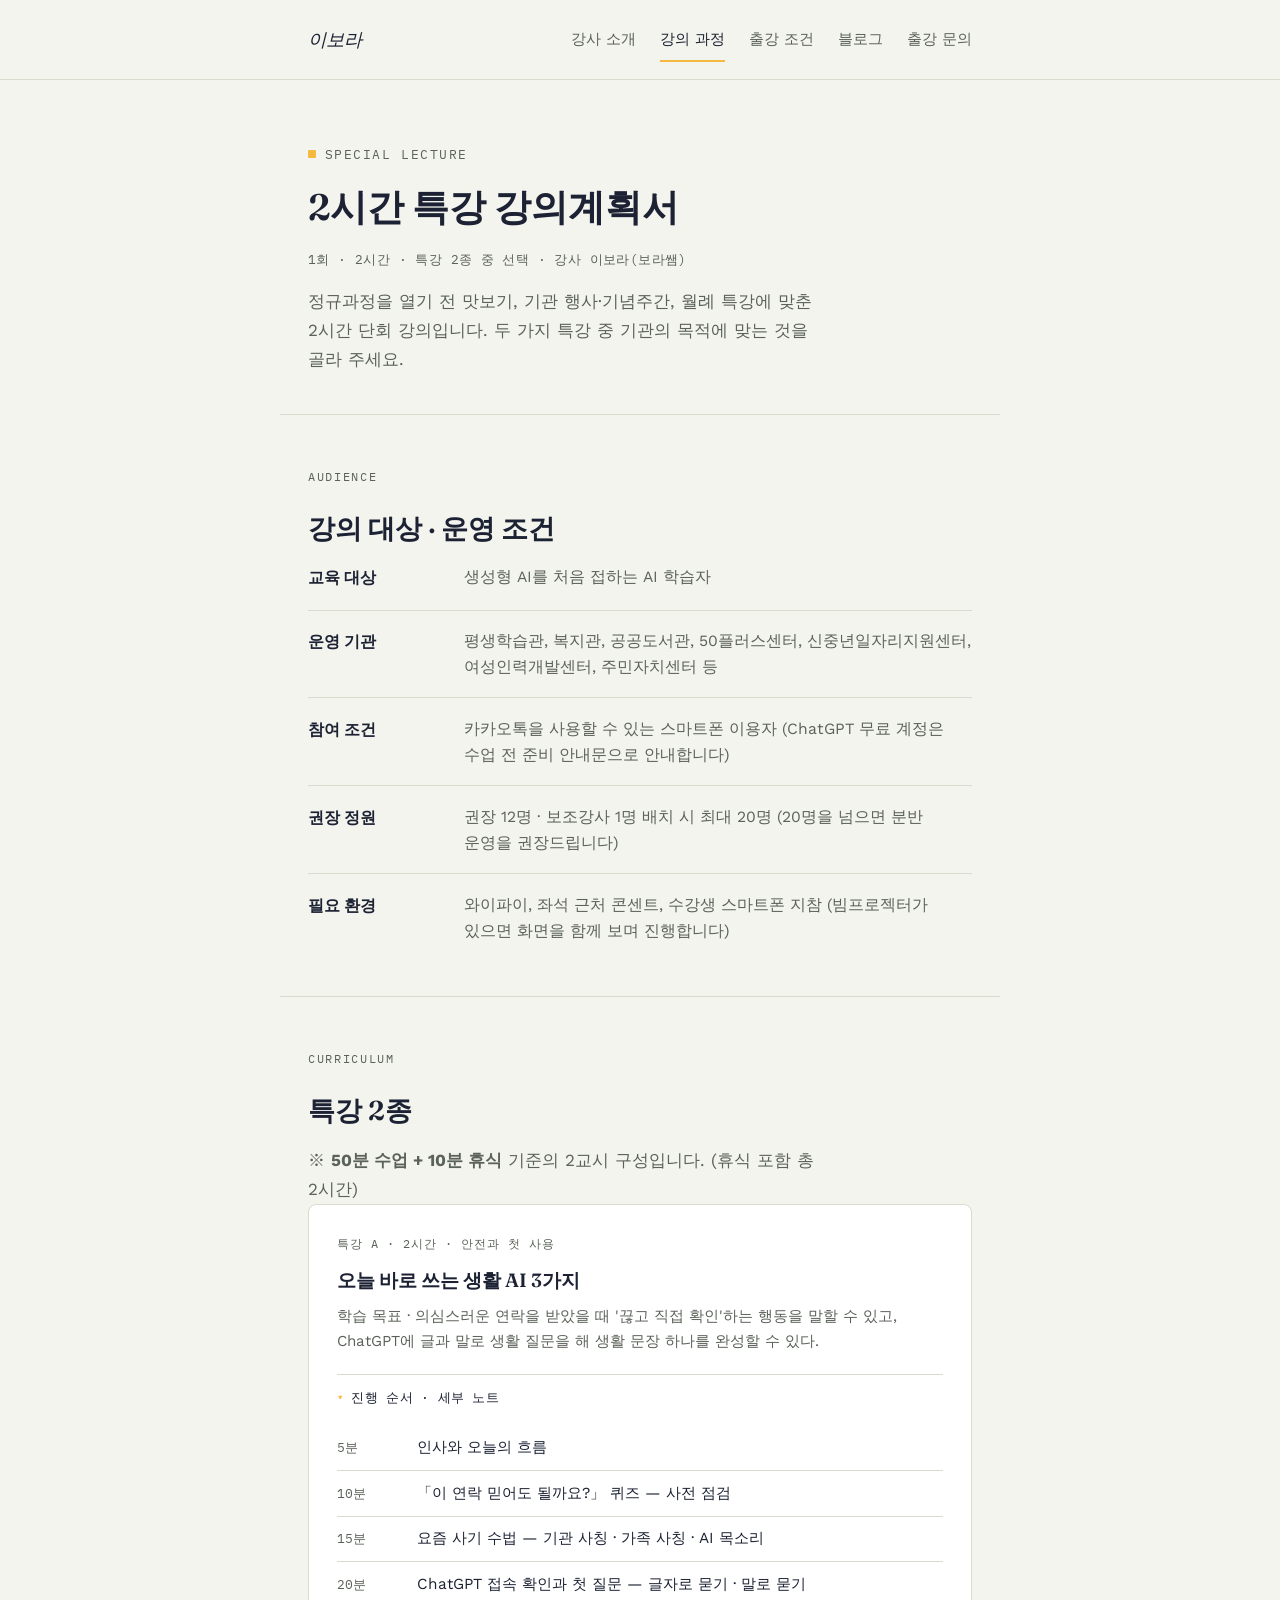
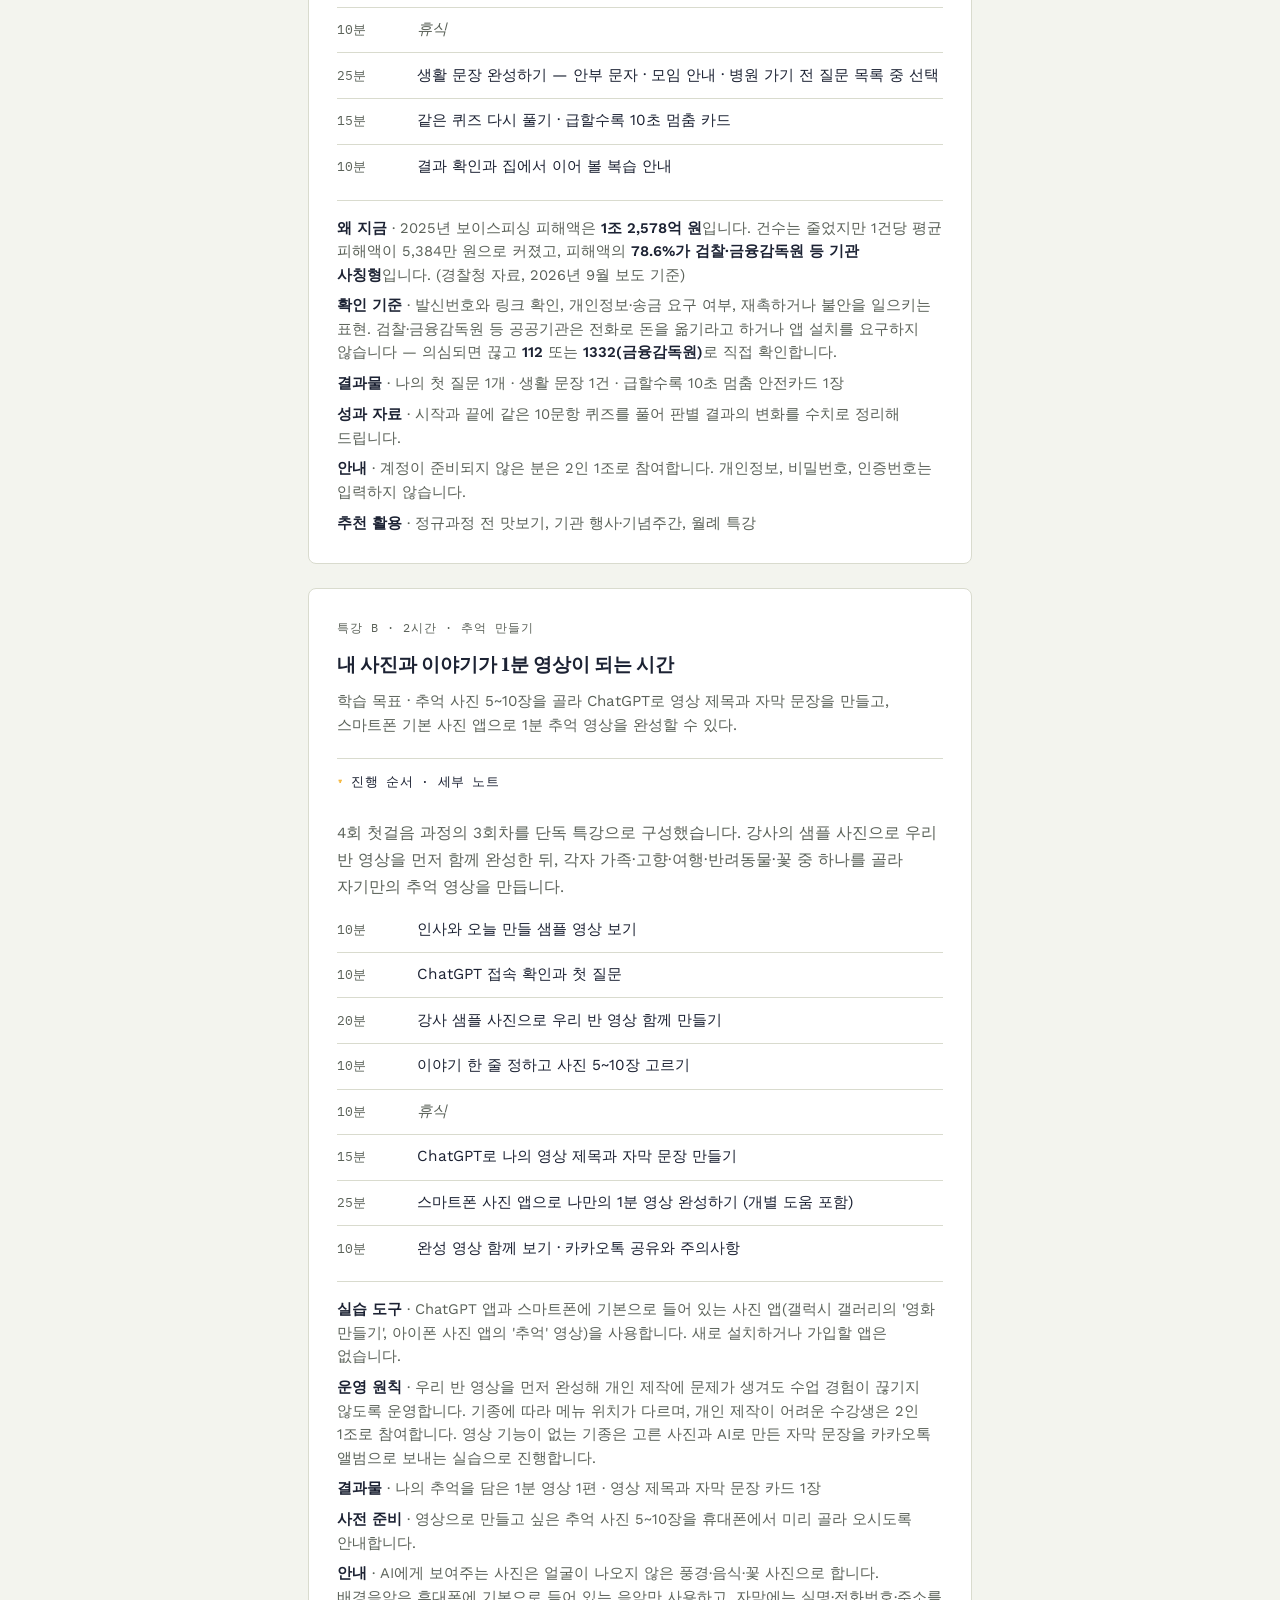
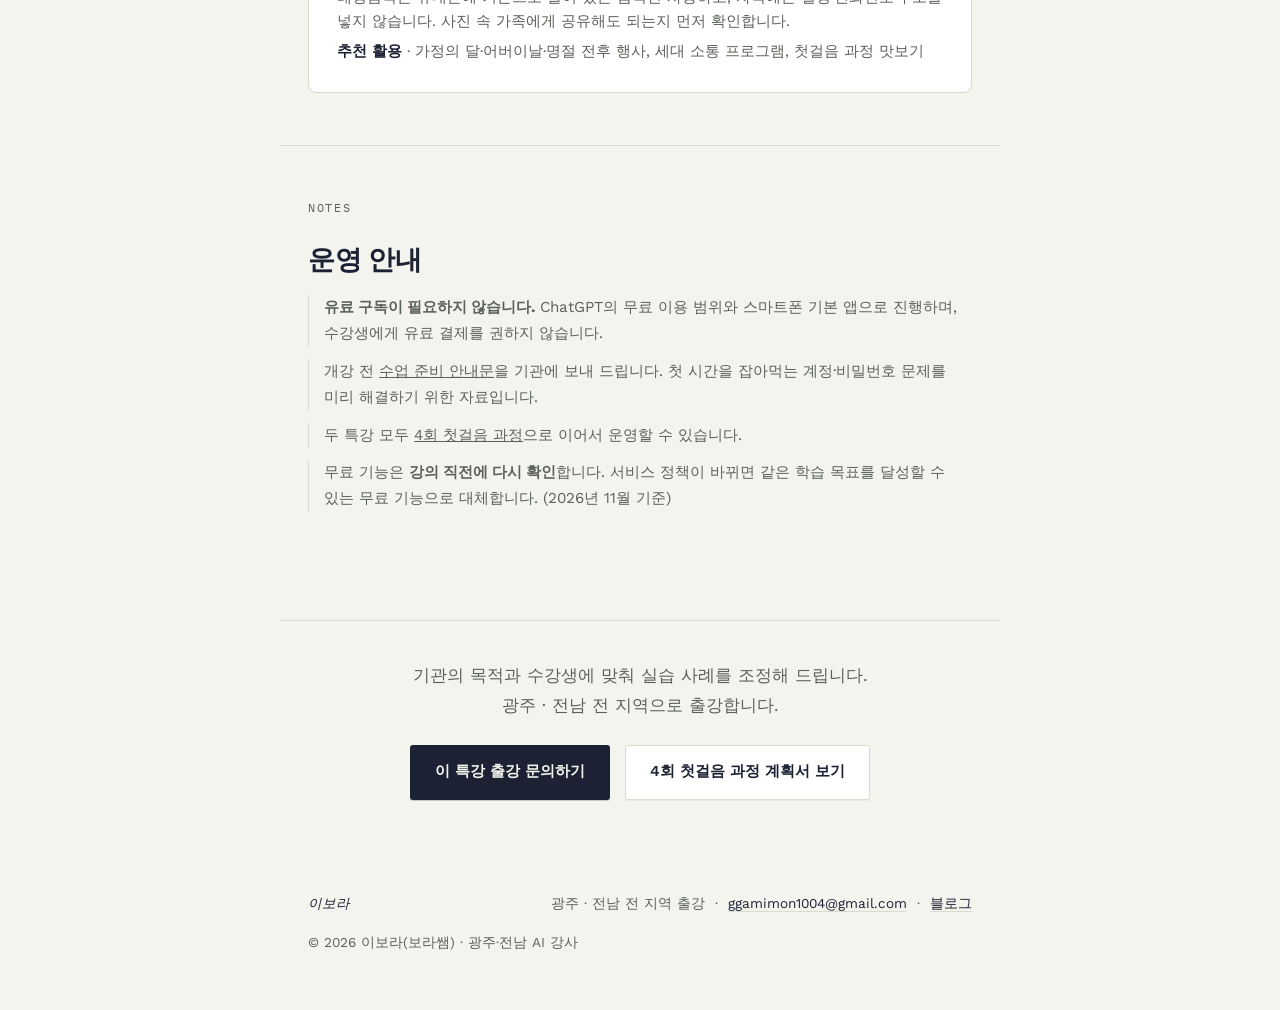
<file: special.html>
<!doctype html>
<html lang="ko">
<head>
<meta charset="UTF-8">
<meta name="viewport" content="width=device-width, initial-scale=1.0">
<title>2시간 AI 특강 강의계획서 | 이보라 AI 강사</title>
<meta name="description" content="AI 활용을 배우려는 분 대상 2시간 AI 특강 2종 — 생활 AI 3가지(사칭 연락 확인·첫 질문·생활 문장)와 추억 사진 1분 영상. 광주·전남 출강, AI 강사 이보라(보라쌤).">
<meta name="keywords" content="AI 강사, 광주 AI 강사, 전남 AI 강사, 이보라, 보라쌤, 생활 AI, 업무 AI, ChatGPT 강의, 생성형 AI 활용 교육">
<meta name="author" content="이보라 (보라쌤)">
<meta name="robots" content="index, follow, max-image-preview:large, max-snippet:-1">
<link rel="canonical" href="https://www.aibora.kr/special.html">
<link rel="icon" href="/favicon.ico" sizes="48x48">
<link rel="icon" href="/favicon.svg" type="image/svg+xml">
<link rel="apple-touch-icon" href="/apple-touch-icon.png">
<meta name="theme-color" content="#F3F4EE">
<!-- 검색 결과·카카오톡·문자로 링크를 보낼 때 뜨는 미리보기입니다. -->
<meta property="og:type" content="website">
<meta property="og:site_name" content="이보라 AI 강사 · 보라쌤">
<meta property="og:locale" content="ko_KR">
<meta property="og:title" content="2시간 AI 특강 강의계획서 | 이보라 AI 강사">
<meta property="og:description" content="AI 활용을 배우려는 분 대상 2시간 AI 특강 2종 — 생활 AI 3가지(사칭 연락 확인·첫 질문·생활 문장)와 추억 사진 1분 영상. 광주·전남 출강, AI 강사 이보라(보라쌤).">
<meta property="og:url" content="https://www.aibora.kr/special.html">
<meta property="og:image" content="https://www.aibora.kr/images/og-lecture.jpg">
<meta property="og:image:width" content="1200">
<meta property="og:image:height" content="630">
<meta property="og:image:alt" content="AI 강사 이보라(보라쌤) — 광주·전남 생활·업무 AI 교육">
<meta name="twitter:card" content="summary_large_image">
<meta name="twitter:title" content="2시간 AI 특강 강의계획서 | 이보라 AI 강사">
<meta name="twitter:description" content="AI 활용을 배우려는 분 대상 2시간 AI 특강 2종 — 생활 AI 3가지(사칭 연락 확인·첫 질문·생활 문장)와 추억 사진 1분 영상. 광주·전남 출강, AI 강사 이보라(보라쌤).">
<meta name="twitter:image" content="https://www.aibora.kr/images/og-lecture.jpg">
<script type="application/ld+json">
{
 "@context": "https://schema.org",
 "@graph": [
  {
   "@type": "WebPage",
   "@id": "https://www.aibora.kr/special.html#webpage",
   "url": "https://www.aibora.kr/special.html",
   "name": "2시간 AI 특강 강의계획서 | 이보라 AI 강사",
   "description": "AI 활용을 배우려는 분 대상 2시간 AI 특강 2종 — 생활 AI 3가지(사칭 연락 확인·첫 질문·생활 문장)와 추억 사진 1분 영상. 광주·전남 출강, AI 강사 이보라(보라쌤).",
   "inLanguage": "ko-KR",
   "isPartOf": {
    "@type": "WebSite",
    "@id": "https://www.aibora.kr/#website",
    "name": "이보라 AI 강사",
    "url": "https://www.aibora.kr/"
   },
   "author": {
    "@id": "https://www.aibora.kr/#person",
    "@type": "Person",
    "name": "이보라",
    "alternateName": [
     "보라쌤",
     "보라샘"
    ]
   },
   "dateModified": "2026-09-23"
  },
  {
   "@type": "Course",
   "@id": "https://www.aibora.kr/special.html#special-a",
   "name": "오늘 바로 쓰는 생활 AI 3가지 (2시간 특강)",
   "description": "사칭 연락 확인, ChatGPT 첫 질문(글·음성), 생활 문장 완성을 한 번에 경험하는 AI 활용을 배우려는 분 대상 2시간 특강.",
   "url": "https://www.aibora.kr/special.html",
   "inLanguage": "ko",
   "provider": {
    "@id": "https://www.aibora.kr/#person",
    "@type": "Person",
    "name": "이보라",
    "alternateName": [
     "보라쌤",
     "보라샘"
    ]
   },
   "educationalLevel": "입문",
   "audience": {
    "@type": "EducationalAudience",
    "educationalRole": "AI 학습자"
   },
   "hasCourseInstance": {
    "@type": "CourseInstance",
    "courseMode": "Onsite",
    "courseWorkload": "PT2H",
    "courseSchedule": {
     "@type": "Schedule",
     "repeatCount": 1,
     "duration": "PT2H"
    },
    "instructor": {
     "@id": "https://www.aibora.kr/#person",
     "@type": "Person",
     "name": "이보라",
     "alternateName": [
      "보라쌤",
      "보라샘"
     ]
    },
    "location": {
     "@type": "Place",
     "name": "광주광역시·전라남도 기관 출강"
    }
   }
  },
  {
   "@type": "Course",
   "@id": "https://www.aibora.kr/special.html#special-b",
   "name": "내 사진과 이야기가 1분 영상이 되는 시간 (2시간 특강)",
   "description": "추억 사진과 ChatGPT로 만든 제목·자막으로 스마트폰 기본 사진 앱에서 1분 영상을 완성하는 AI 활용을 배우려는 분 대상 2시간 특강.",
   "url": "https://www.aibora.kr/special.html",
   "inLanguage": "ko",
   "provider": {
    "@id": "https://www.aibora.kr/#person",
    "@type": "Person",
    "name": "이보라",
    "alternateName": [
     "보라쌤",
     "보라샘"
    ]
   },
   "educationalLevel": "입문",
   "audience": {
    "@type": "EducationalAudience",
    "educationalRole": "AI 학습자"
   },
   "hasCourseInstance": {
    "@type": "CourseInstance",
    "courseMode": "Onsite",
    "courseWorkload": "PT2H",
    "courseSchedule": {
     "@type": "Schedule",
     "repeatCount": 1,
     "duration": "PT2H"
    },
    "instructor": {
     "@id": "https://www.aibora.kr/#person",
     "@type": "Person",
     "name": "이보라",
     "alternateName": [
      "보라쌤",
      "보라샘"
     ]
    },
    "location": {
     "@type": "Place",
     "name": "광주광역시·전라남도 기관 출강"
    }
   }
  },
  {
   "@type": "BreadcrumbList",
   "itemListElement": [
    {
     "@type": "ListItem",
     "position": 1,
     "name": "홈",
     "item": "https://www.aibora.kr/"
    },
    {
     "@type": "ListItem",
     "position": 2,
     "name": "강의 과정",
     "item": "https://www.aibora.kr/programs.html"
    },
    {
     "@type": "ListItem",
     "position": 3,
     "name": "2시간 특강 강의계획서",
     "item": "https://www.aibora.kr/special.html"
    }
   ]
  }
 ]
}
</script>
<link rel="preconnect" href="https://fonts.googleapis.com">
<link rel="preconnect" href="https://fonts.gstatic.com" crossorigin>
<link href="https://fonts.googleapis.com/css2?family=Fraunces:ital,opsz,wght@0,9..144,400;0,9..144,600;1,9..144,500&family=Work+Sans:wght@400;500;600&family=IBM+Plex+Mono:wght@500&display=swap" rel="stylesheet">
<link rel="stylesheet" href="styles.css">
<style>
  .page-header {
    padding: clamp(2.75rem, 7vw, 4rem) 1.75rem 2.5rem;
    max-width: 720px;
    margin: 0 auto;
  }

  .page-title {
    font-family: var(--font-display);
    font-weight: 600;
    font-size: clamp(1.7rem, 4vw, 2.3rem);
    line-height: 1.25;
    margin: 0 0 0.9rem;
    text-wrap: balance;
  }

  .page-desc {
    color: var(--ink-soft);
    max-width: 48ch;
    margin: 0;
  }

  .course-meta {
    display: inline-flex;
    align-items: center;
    gap: 0.5rem;
    font-family: var(--font-mono);
    font-size: 0.82rem;
    letter-spacing: 0.03em;
    color: var(--ink-soft);
    margin: 0 0 1rem;
  }

  /* --- 대상 / 목표 목록 (index.html topics-list와 같은 시각 언어) --- */

  .info-list {
    list-style: none;
    margin: 0;
    padding: 0;
    display: grid;
    gap: 0;
  }

  .info-list li {
    display: grid;
    grid-template-columns: minmax(0, 8rem) 1fr;
    gap: 0.5rem 1.75rem;
    padding: 1.1rem 0;
    border-top: 1px solid var(--line);
  }
  .info-list li:first-child { border-top: none; padding-top: 0; }
  .info-list li:last-child { padding-bottom: 0; }

  .info-term {
    font-family: var(--font-display);
    font-weight: 600;
    font-size: 1.02rem;
    color: var(--ink);
  }

  .info-desc {
    color: var(--ink-soft);
    font-size: 0.98rem;
    line-height: 1.65;
  }

  @media (max-width: 560px) {
    .info-list li {
      grid-template-columns: 1fr;
      gap: 0.35rem;
    }
  }

  .goal-list {
    list-style: none;
    margin: 0;
    padding: 0;
    display: flex;
    flex-direction: column;
    gap: 1rem;
  }

  .goal-list li {
    display: flex;
    gap: 0.9rem;
    align-items: baseline;
    color: var(--ink);
    line-height: 1.65;
  }

  .goal-num {
    flex: none;
    font-family: var(--font-mono);
    font-size: 0.78rem;
    color: var(--ink-soft);
    padding-top: 0.15rem;
  }

  /* --- 회차 카드 (index.html material-card와 같은 시각 언어) --- */

  .session-list {
    display: flex;
    flex-direction: column;
    gap: 1.5rem;
  }

  .session-card {
    border: 1px solid var(--line);
    border-radius: 8px;
    padding: 1.75rem;
    background: var(--surface);
  }

  .session-eyebrow {
    font-family: var(--font-mono);
    font-size: 0.78rem;
    letter-spacing: 0.08em;
    text-transform: uppercase;
    color: var(--ink-soft);
    margin: 0 0 0.6rem;
  }

  .session-title {
    font-family: var(--font-display);
    font-weight: 600;
    font-size: 1.2rem;
    margin: 0 0 0.5rem;
    text-wrap: balance;
  }

  .session-goal {
    color: var(--ink-soft);
    font-size: 0.95rem;
    margin: 0 0 1.3rem;
    line-height: 1.6;
  }

  .schedule {
    list-style: none;
    margin: 0 0 1.3rem;
    padding: 0;
  }

  .schedule li {
    display: grid;
    grid-template-columns: minmax(0, 4rem) 1fr;
    gap: 0.4rem 1rem;
    padding: 0.65rem 0;
    border-top: 1px solid var(--line);
    align-items: baseline;
  }
  .schedule li:first-child { border-top: none; padding-top: 0; }
  .schedule li:last-child { padding-bottom: 0; }

  .schedule-time {
    font-family: var(--font-mono);
    font-size: 0.82rem;
    color: var(--ink-soft);
  }

  .schedule-content {
    font-size: 0.96rem;
    color: var(--ink);
    line-height: 1.55;
  }

  .session-intro {
    margin: 0 0 1rem;
    color: var(--ink-soft);
    font-size: 0.97rem;
    line-height: 1.75;
  }

  .session-notes {
    list-style: none;
    margin: 0;
    padding: 1rem 0 0;
    border-top: 1px solid var(--line);
    display: flex;
    flex-direction: column;
    gap: 0.45rem;
    font-size: 0.92rem;
    color: var(--ink-soft);
    line-height: 1.6;
  }

  .session-notes li strong {
    color: var(--ink);
    font-weight: 600;
  }

  .session-toggle summary {
    cursor: pointer;
    list-style: none;
    display: flex;
    align-items: center;
    gap: 0.45rem;
    font-family: var(--font-mono);
    font-size: 0.84rem;
    letter-spacing: 0.02em;
    color: var(--ink-soft);
    padding: 0.7rem 0;
    border-top: 1px solid var(--line);
  }

  .session-toggle summary::-webkit-details-marker { display: none; }

  .session-toggle summary::before {
    content: '▸';
    display: inline-block;
    color: var(--accent);
    transition: transform 0.15s ease;
  }

  .session-toggle[open] summary::before { transform: rotate(90deg); }

  .session-toggle[open] summary {
    margin-bottom: 1rem;
    color: var(--ink);
  }

  .session-toggle summary:hover { color: var(--ink); }

  .schedule li.is-break .schedule-content { color: var(--ink-soft); font-style: italic; }

  @media (max-width: 480px) {
    .schedule li {
      grid-template-columns: 1fr;
      gap: 0.2rem;
    }
  }

  /* --- 결과물 체크리스트 --- */

  .outcome-list {
    list-style: none;
    margin: 0;
    padding: 0;
    display: flex;
    flex-direction: column;
    gap: 0.9rem;
  }

  .outcome-list li {
    display: flex;
    gap: 0.75rem;
    align-items: baseline;
    color: var(--ink);
    line-height: 1.6;
  }

  .outcome-list li::before {
    content: "";
    flex: none;
    width: 0.5rem;
    height: 0.5rem;
    background: var(--accent);
    border-radius: 1px;
    margin-top: 0.4rem;
  }

  /* --- 운영 안내 --- */

  .note-list {
    list-style: none;
    margin: 0;
    padding: 0;
    display: flex;
    flex-direction: column;
    gap: 0.75rem;
    color: var(--ink-soft);
    font-size: 0.95rem;
    line-height: 1.7;
  }

  .note-list li {
    padding-left: 0.95rem;
    border-left: 1px solid var(--line);
  }

  /* --- 마무리 문의 --- */

  .closing {
    border-top: 1px solid var(--line);
    margin-top: 3.5rem;
    padding-top: 2.5rem;
    text-align: center;
  }

  .closing p {
    color: var(--ink-soft);
    max-width: 44ch;
    margin: 0 auto 1.5rem;
    line-height: 1.75;
  }
</style>
</head>
<body>

<nav class="site-nav">
  <div class="wrap">
    <a class="brand" href="index.html">이보라</a>
    <div class="links">
      <a href="index.html#about">강사 소개</a>
      <a href="programs.html" aria-current="page">강의 과정</a>
      <a href="index.html#operation">출강 조건</a>
      <a href="https://blog.naver.com/ggamimong" target="_blank" rel="noopener noreferrer">블로그</a>
      <a href="index.html#consult">출강 문의</a>
    </div>
  </div>
</nav>

<header class="page-header">
  <p class="eyebrow">Special Lecture</p>
  <h1 class="page-title">2시간 특강 강의계획서</h1>
  <p class="course-meta">1회 · 2시간 · 특강 2종 중 선택 · 강사 이보라(보라쌤)</p>
  <p class="page-desc">정규과정을 열기 전 맛보기, 기관 행사·기념주간, 월례 특강에 맞춘 2시간 단회 강의입니다. 두 가지 특강 중 기관의 목적에 맞는 것을 골라 주세요.</p>
</header>

<main id="main">

<section id="audience">
  <p class="section-label">Audience</p>
  <h2>강의 대상 · 운영 조건</h2>
  <ul class="info-list">
    <li>
      <span class="info-term">교육 대상</span>
      <span class="info-desc">생성형 AI를 처음 접하는 AI 학습자</span>
    </li>
    <li>
      <span class="info-term">운영 기관</span>
      <span class="info-desc">평생학습관, 복지관, 공공도서관, 50플러스센터, 신중년일자리지원센터, 여성인력개발센터, 주민자치센터 등</span>
    </li>
    <li>
      <span class="info-term">참여 조건</span>
      <span class="info-desc">카카오톡을 사용할 수 있는 스마트폰 이용자 (ChatGPT 무료 계정은 수업 전 준비 안내문으로 안내합니다)</span>
    </li>
    <li>
      <span class="info-term">권장 정원</span>
      <span class="info-desc">권장 12명 · 보조강사 1명 배치 시 최대 20명 (20명을 넘으면 분반 운영을 권장드립니다)</span>
    </li>
    <li>
      <span class="info-term">필요 환경</span>
      <span class="info-desc">와이파이, 좌석 근처 콘센트, 수강생 스마트폰 지참 (빔프로젝터가 있으면 화면을 함께 보며 진행합니다)</span>
    </li>
  </ul>
</section>

<section id="curriculum">
  <p class="section-label">Curriculum</p>
  <h2>특강 2종</h2>
  <p class="page-desc">※ <strong>50분 수업 + 10분 휴식</strong> 기준의 2교시 구성입니다. (휴식 포함 총 2시간)</p>

  <div class="session-list">

    <article class="session-card" id="special-a">
      <p class="session-eyebrow">특강 A · 2시간 · 안전과 첫 사용</p>
      <h3 class="session-title">오늘 바로 쓰는 생활 AI 3가지</h3>
      <p class="session-goal">학습 목표 · 의심스러운 연락을 받았을 때 '끊고 직접 확인'하는 행동을 말할 수 있고, ChatGPT에 글과 말로 생활 질문을 해 생활 문장 하나를 완성할 수 있다.</p>
      <details class="session-toggle" open>
        <summary>진행 순서 · 세부 노트</summary>
      <ul class="schedule">
        <li><span class="schedule-time">5분</span><span class="schedule-content">인사와 오늘의 흐름</span></li>
        <li><span class="schedule-time">10분</span><span class="schedule-content">「이 연락 믿어도 될까요?」 퀴즈 — 사전 점검</span></li>
        <li><span class="schedule-time">15분</span><span class="schedule-content">요즘 사기 수법 — 기관 사칭 · 가족 사칭 · AI 목소리</span></li>
        <li><span class="schedule-time">20분</span><span class="schedule-content">ChatGPT 접속 확인과 첫 질문 — 글자로 묻기 · 말로 묻기</span></li>
        <li class="is-break"><span class="schedule-time">10분</span><span class="schedule-content">휴식</span></li>
        <li><span class="schedule-time">25분</span><span class="schedule-content">생활 문장 완성하기 — 안부 문자 · 모임 안내 · 병원 가기 전 질문 목록 중 선택</span></li>
        <li><span class="schedule-time">15분</span><span class="schedule-content">같은 퀴즈 다시 풀기 · 급할수록 10초 멈춤 카드</span></li>
        <li><span class="schedule-time">10분</span><span class="schedule-content">결과 확인과 집에서 이어 볼 복습 안내</span></li>
      </ul>
      <ul class="session-notes">
        <li><strong>왜 지금</strong> · 2025년 보이스피싱 피해액은 <strong>1조 2,578억 원</strong>입니다. 건수는 줄었지만 1건당 평균 피해액이 5,384만 원으로 커졌고, 피해액의 <strong>78.6%가 검찰·금융감독원 등 기관 사칭형</strong>입니다. (경찰청 자료, 2026년 9월 보도 기준)</li>
        <li><strong>확인 기준</strong> · 발신번호와 링크 확인, 개인정보·송금 요구 여부, 재촉하거나 불안을 일으키는 표현. 검찰·금융감독원 등 공공기관은 전화로 돈을 옮기라고 하거나 앱 설치를 요구하지 않습니다 — 의심되면 끊고 <strong>112</strong> 또는 <strong>1332(금융감독원)</strong>로 직접 확인합니다.</li>
        <li><strong>결과물</strong> · 나의 첫 질문 1개 · 생활 문장 1건 · 급할수록 10초 멈춤 안전카드 1장</li>
        <li><strong>성과 자료</strong> · 시작과 끝에 같은 10문항 퀴즈를 풀어 판별 결과의 변화를 수치로 정리해 드립니다.</li>
        <li><strong>안내</strong> · 계정이 준비되지 않은 분은 2인 1조로 참여합니다. 개인정보, 비밀번호, 인증번호는 입력하지 않습니다.</li>
        <li><strong>추천 활용</strong> · 정규과정 전 맛보기, 기관 행사·기념주간, 월례 특강</li>
      </ul>
      </details>
    </article>

    <article class="session-card" id="special-b">
      <p class="session-eyebrow">특강 B · 2시간 · 추억 만들기</p>
      <h3 class="session-title">내 사진과 이야기가 1분 영상이 되는 시간</h3>
      <p class="session-goal">학습 목표 · 추억 사진 5~10장을 골라 ChatGPT로 영상 제목과 자막 문장을 만들고, 스마트폰 기본 사진 앱으로 1분 추억 영상을 완성할 수 있다.</p>
      <details class="session-toggle" open>
        <summary>진행 순서 · 세부 노트</summary>
      <p class="session-intro">4회 첫걸음 과정의 3회차를 단독 특강으로 구성했습니다. 강사의 샘플 사진으로 우리 반 영상을 먼저 함께 완성한 뒤, 각자 가족·고향·여행·반려동물·꽃 중 하나를 골라 자기만의 추억 영상을 만듭니다.</p>
      <ul class="schedule">
        <li><span class="schedule-time">10분</span><span class="schedule-content">인사와 오늘 만들 샘플 영상 보기</span></li>
        <li><span class="schedule-time">10분</span><span class="schedule-content">ChatGPT 접속 확인과 첫 질문</span></li>
        <li><span class="schedule-time">20분</span><span class="schedule-content">강사 샘플 사진으로 우리 반 영상 함께 만들기</span></li>
        <li><span class="schedule-time">10분</span><span class="schedule-content">이야기 한 줄 정하고 사진 5~10장 고르기</span></li>
        <li class="is-break"><span class="schedule-time">10분</span><span class="schedule-content">휴식</span></li>
        <li><span class="schedule-time">15분</span><span class="schedule-content">ChatGPT로 나의 영상 제목과 자막 문장 만들기</span></li>
        <li><span class="schedule-time">25분</span><span class="schedule-content">스마트폰 사진 앱으로 나만의 1분 영상 완성하기 (개별 도움 포함)</span></li>
        <li><span class="schedule-time">10분</span><span class="schedule-content">완성 영상 함께 보기 · 카카오톡 공유와 주의사항</span></li>
      </ul>
      <ul class="session-notes">
        <li><strong>실습 도구</strong> · ChatGPT 앱과 스마트폰에 기본으로 들어 있는 사진 앱(갤럭시 갤러리의 '영화 만들기', 아이폰 사진 앱의 '추억' 영상)을 사용합니다. 새로 설치하거나 가입할 앱은 없습니다.</li>
        <li><strong>운영 원칙</strong> · 우리 반 영상을 먼저 완성해 개인 제작에 문제가 생겨도 수업 경험이 끊기지 않도록 운영합니다. 기종에 따라 메뉴 위치가 다르며, 개인 제작이 어려운 수강생은 2인 1조로 참여합니다. 영상 기능이 없는 기종은 고른 사진과 AI로 만든 자막 문장을 카카오톡 앨범으로 보내는 실습으로 진행합니다.</li>
        <li><strong>결과물</strong> · 나의 추억을 담은 1분 영상 1편 · 영상 제목과 자막 문장 카드 1장</li>
        <li><strong>사전 준비</strong> · 영상으로 만들고 싶은 추억 사진 5~10장을 휴대폰에서 미리 골라 오시도록 안내합니다.</li>
        <li><strong>안내</strong> · AI에게 보여주는 사진은 얼굴이 나오지 않은 풍경·음식·꽃 사진으로 합니다. 배경음악은 휴대폰에 기본으로 들어 있는 음악만 사용하고, 자막에는 실명·전화번호·주소를 넣지 않습니다. 사진 속 가족에게 공유해도 되는지 먼저 확인합니다.</li>
        <li><strong>추천 활용</strong> · 가정의 달·어버이날·명절 전후 행사, 세대 소통 프로그램, 첫걸음 과정 맛보기</li>
      </ul>
      </details>
    </article>

  </div>
</section>

<section id="notes">
  <p class="section-label">Notes</p>
  <h2>운영 안내</h2>
  <ul class="note-list">
    <li><strong>유료 구독이 필요하지 않습니다.</strong> ChatGPT의 무료 이용 범위와 스마트폰 기본 앱으로 진행하며, 수강생에게 유료 결제를 권하지 않습니다.</li>
    <li>개강 전 <a href="prep.html">수업 준비 안내문</a>을 기관에 보내 드립니다. 첫 시간을 잡아먹는 계정·비밀번호 문제를 미리 해결하기 위한 자료입니다.</li>
    <li>두 특강 모두 <a href="syllabus.html">4회 첫걸음 과정</a>으로 이어서 운영할 수 있습니다.</li>
    <li>무료 기능은 <strong>강의 직전에 다시 확인</strong>합니다. 서비스 정책이 바뀌면 같은 학습 목표를 달성할 수 있는 무료 기능으로 대체합니다. (2026년 11월 기준)</li>
  </ul>
</section>

<section class="closing">
  <p>기관의 목적과 수강생에 맞춰 실습 사례를 조정해 드립니다.<br>광주 · 전남 전 지역으로 출강합니다.</p>
  <div class="cta-row" style="justify-content:center;">
    <a class="btn btn-primary" href="index.html?course=2%EC%8B%9C%EA%B0%84%20%ED%8A%B9%EA%B0%95#consult">이 특강 출강 문의하기</a>
    <a class="btn btn-ghost" href="syllabus.html">4회 첫걸음 과정 계획서 보기</a>
  </div>
</section>

</main>

<footer>
  <span class="footer-name">이보라</span>
  <span class="footer-contact">광주 · 전남 전 지역 출강 &nbsp;·&nbsp; <a href="mailto:ggamimon1004@gmail.com">ggamimon1004@gmail.com</a> &nbsp;·&nbsp; <a href="https://blog.naver.com/ggamimong" target="_blank" rel="noopener noreferrer">블로그</a></span>
  <span>© 2026 이보라(보라쌤) · 광주·전남 AI 강사</span>
</footer>

</body>
</html>
</file>
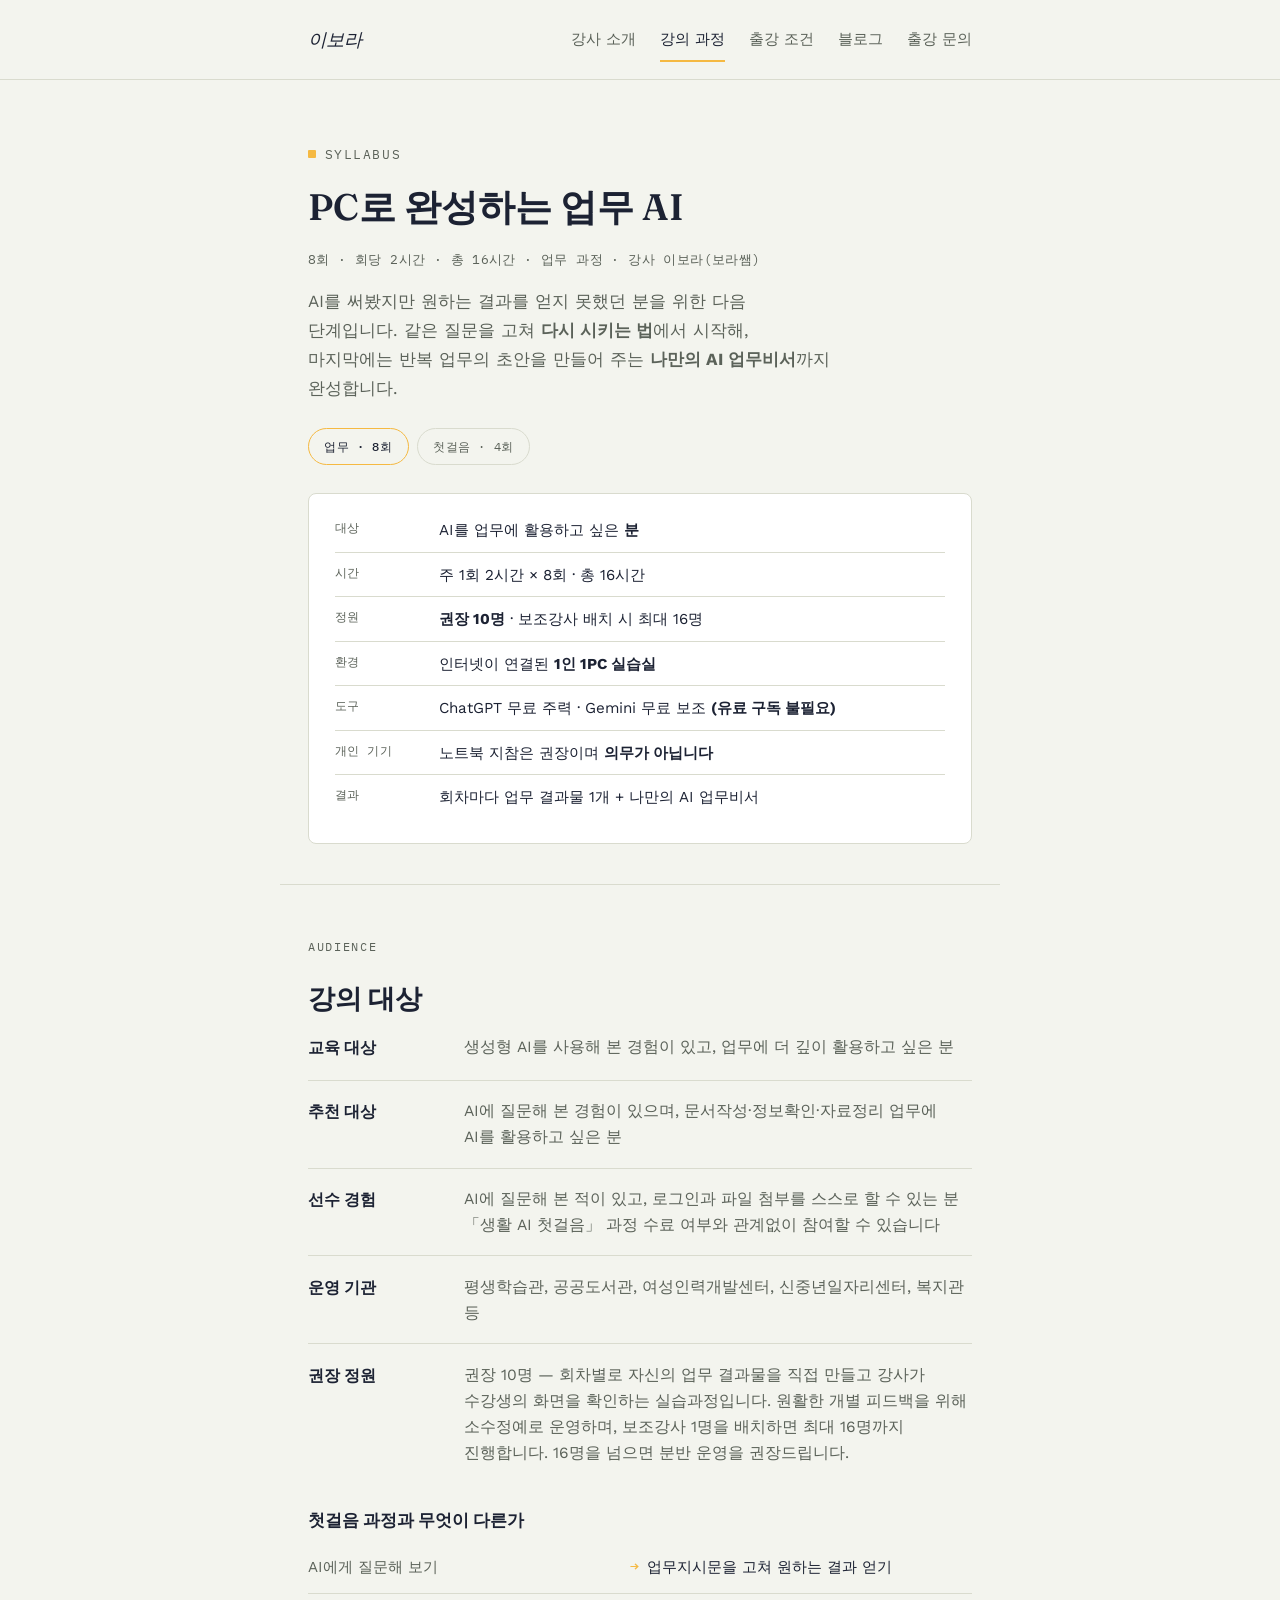
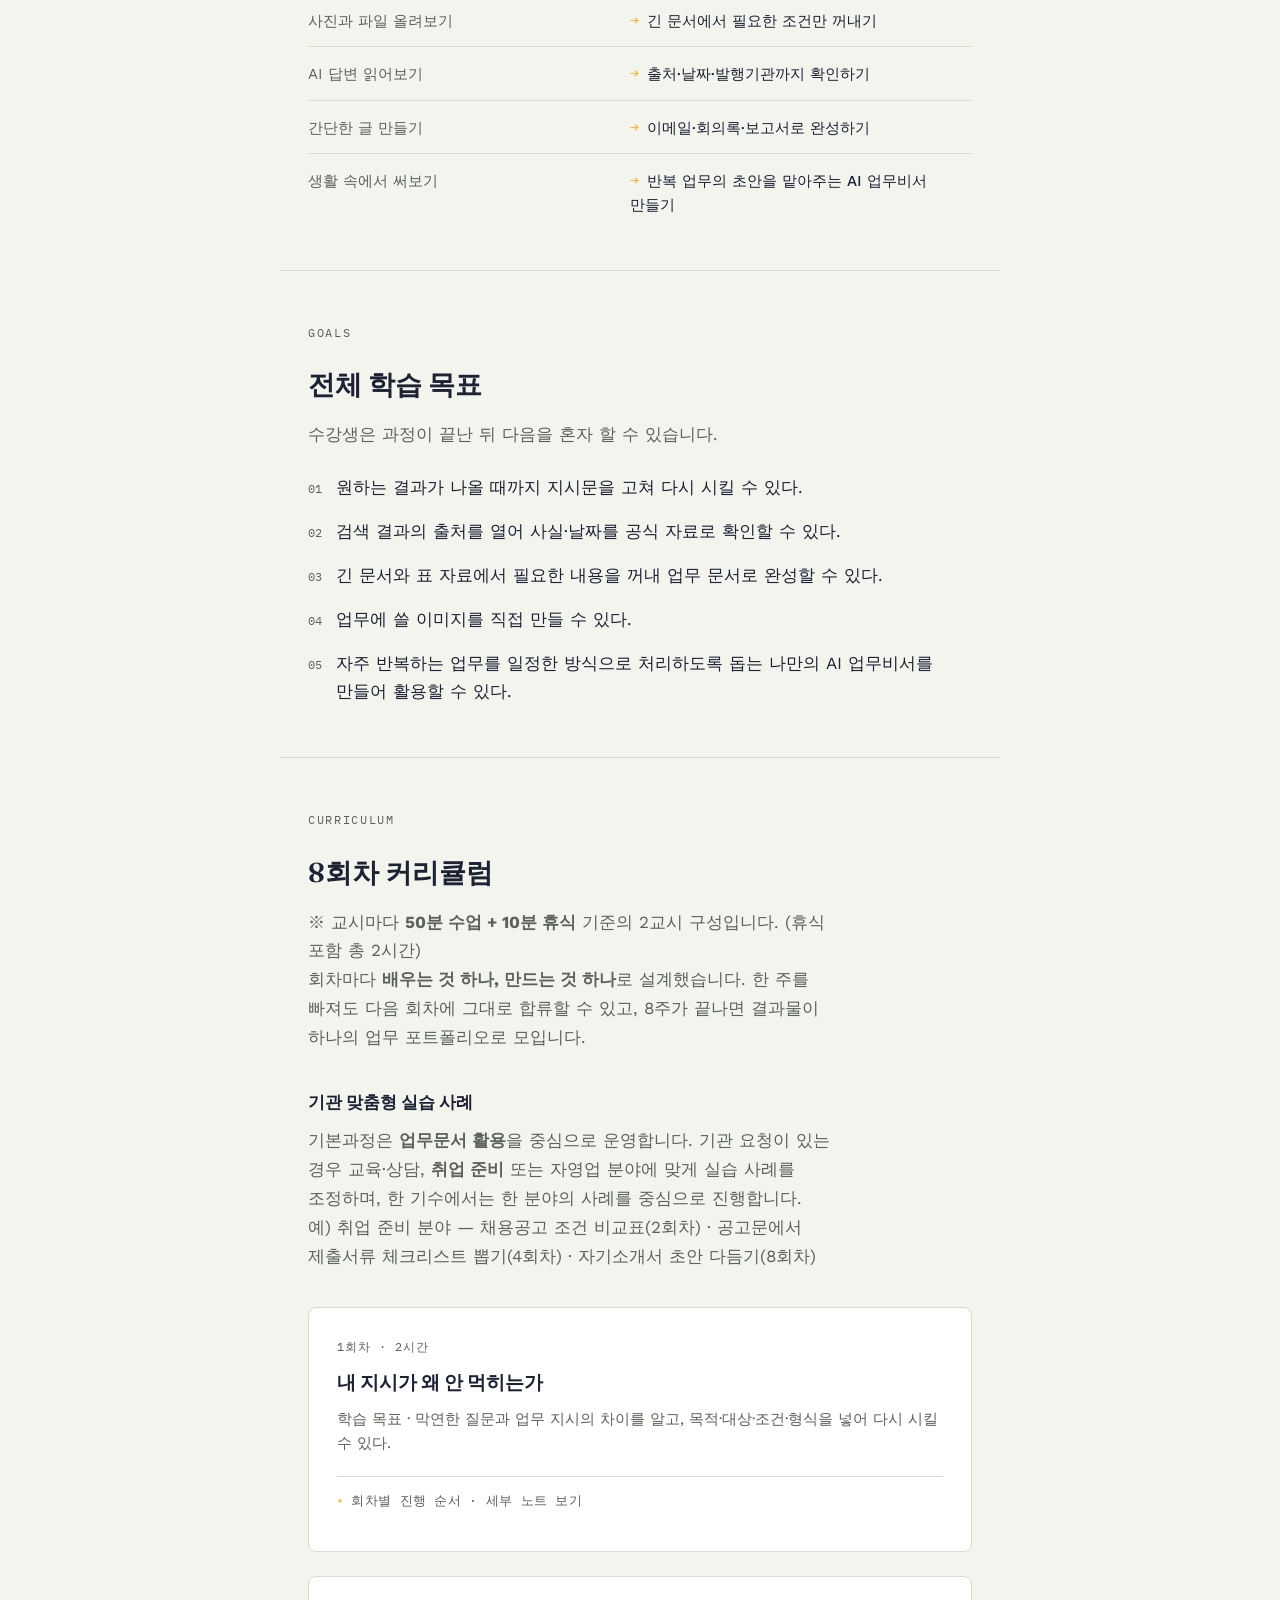
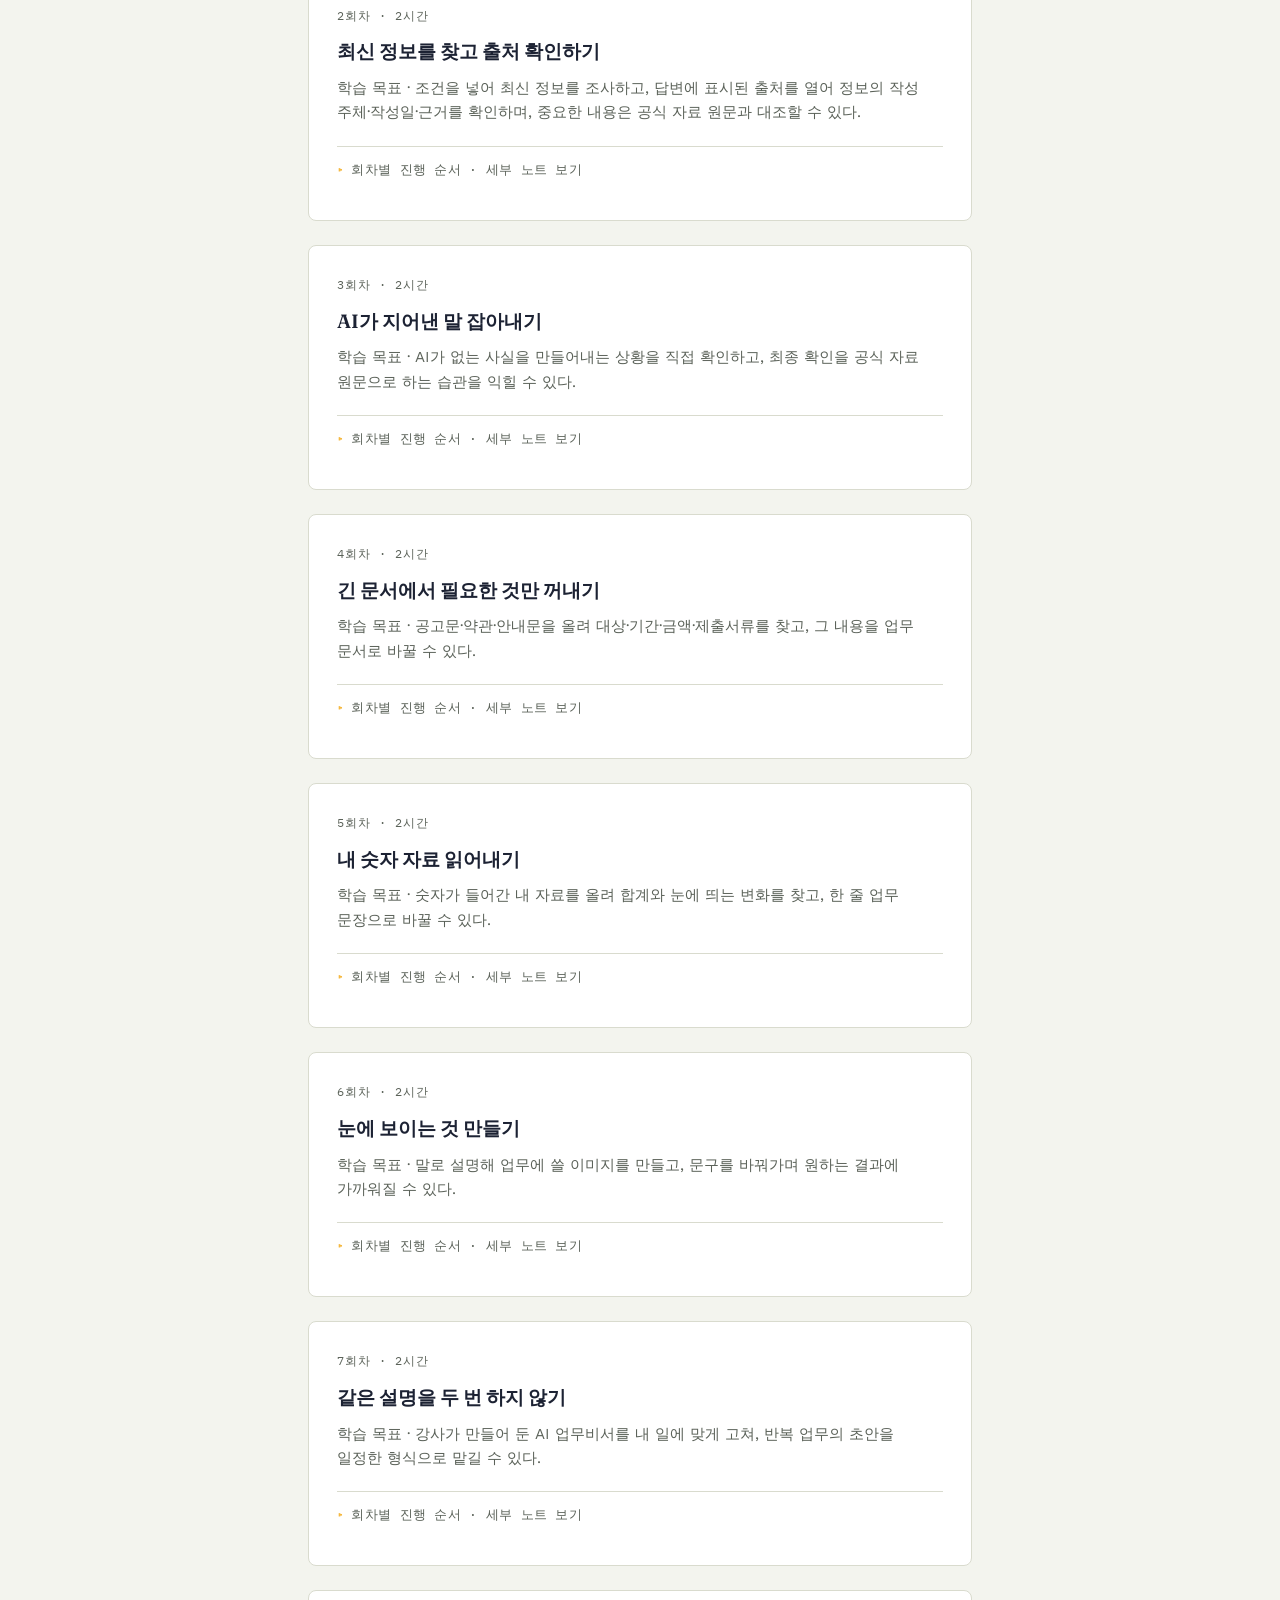
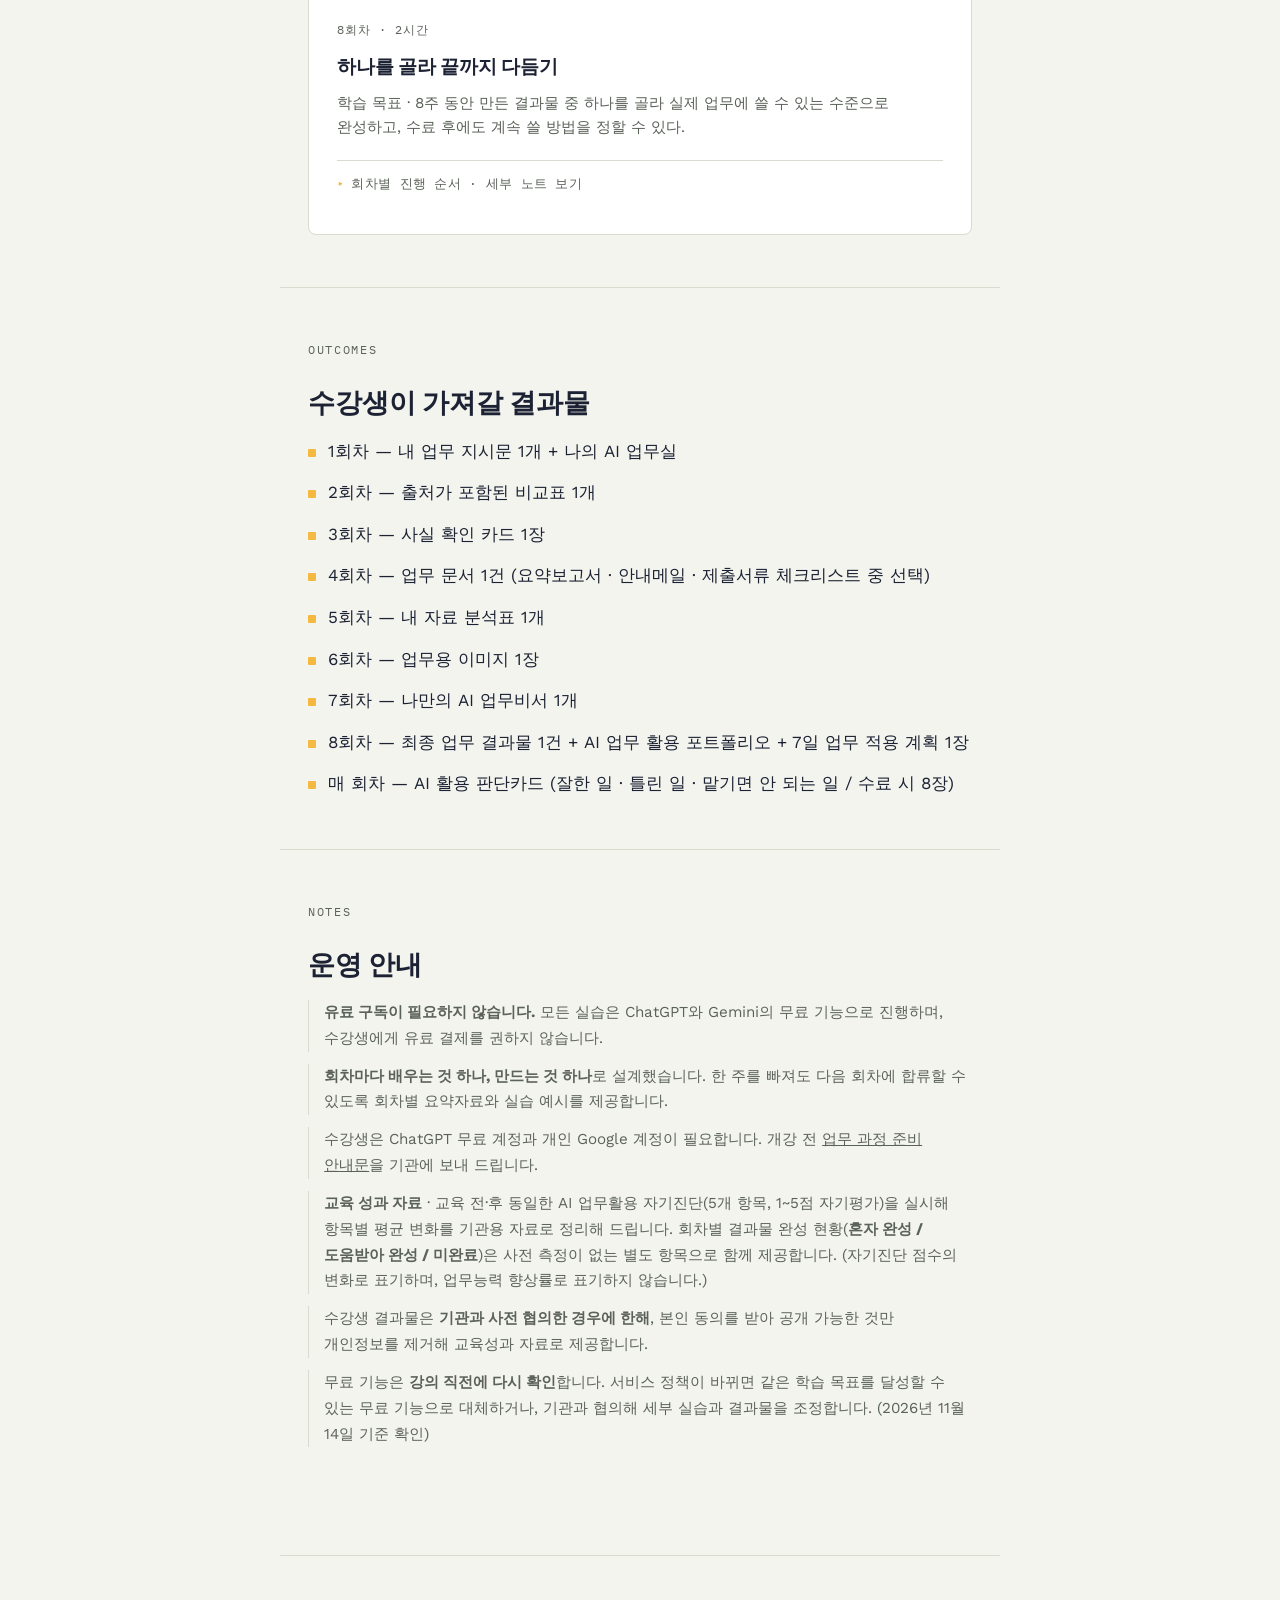
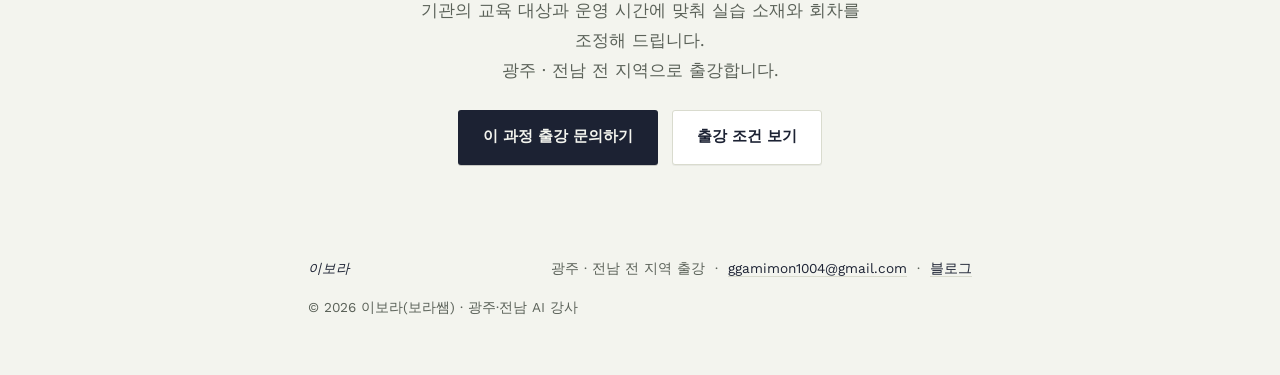
<file: syllabus-mid.html>
<!DOCTYPE html>
<html lang="ko">
<head>
<meta charset="UTF-8">
<meta name="viewport" content="width=device-width, initial-scale=1.0">
<title>업무 AI 8회 강의계획서 | 이보라 AI 강사</title>
<meta name="description" content="「PC로 완성하는 업무 AI」 8회 16시간 강의계획서. ChatGPT·Gemini 무료 기능으로 지시문, 출처 확인, 문서 요약, 자료 분석, AI 업무비서까지. AI 활용을 배우려는 분 대상, AI 강사 이보라(보라쌤).">
<meta name="keywords" content="AI 강사, 광주 AI 강사, 전남 AI 강사, 이보라, 보라쌤, 생활 AI, 업무 AI, ChatGPT 강의, 생성형 AI 활용 교육">
<meta name="author" content="이보라 (보라쌤)">
<meta name="robots" content="index, follow, max-image-preview:large, max-snippet:-1">
<link rel="canonical" href="https://www.aibora.kr/syllabus-mid.html">
<link rel="icon" href="/favicon.ico" sizes="48x48">
<link rel="icon" href="/favicon.svg" type="image/svg+xml">
<link rel="apple-touch-icon" href="/apple-touch-icon.png">
<meta name="theme-color" content="#F3F4EE">
<!-- 검색 결과·카카오톡·문자로 링크를 보낼 때 뜨는 미리보기입니다. -->
<meta property="og:type" content="website">
<meta property="og:site_name" content="이보라 AI 강사 · 보라쌤">
<meta property="og:locale" content="ko_KR">
<meta property="og:title" content="업무 AI 8회 강의계획서 | 이보라 AI 강사">
<meta property="og:description" content="「PC로 완성하는 업무 AI」 8회 16시간 강의계획서. ChatGPT·Gemini 무료 기능으로 지시문, 출처 확인, 문서 요약, 자료 분석, AI 업무비서까지. AI 활용을 배우려는 분 대상, AI 강사 이보라(보라쌤).">
<meta property="og:url" content="https://www.aibora.kr/syllabus-mid.html">
<meta property="og:image" content="https://www.aibora.kr/images/og-lecture.jpg">
<meta property="og:image:width" content="1200">
<meta property="og:image:height" content="630">
<meta property="og:image:alt" content="AI 강사 이보라(보라쌤) — 광주·전남 생활·업무 AI 교육">
<meta name="twitter:card" content="summary_large_image">
<meta name="twitter:title" content="업무 AI 8회 강의계획서 | 이보라 AI 강사">
<meta name="twitter:description" content="「PC로 완성하는 업무 AI」 8회 16시간 강의계획서. ChatGPT·Gemini 무료 기능으로 지시문, 출처 확인, 문서 요약, 자료 분석, AI 업무비서까지. AI 활용을 배우려는 분 대상, AI 강사 이보라(보라쌤).">
<meta name="twitter:image" content="https://www.aibora.kr/images/og-lecture.jpg">
<script type="application/ld+json">
{
 "@context": "https://schema.org",
 "@graph": [
  {
   "@type": "WebPage",
   "@id": "https://www.aibora.kr/syllabus-mid.html#webpage",
   "url": "https://www.aibora.kr/syllabus-mid.html",
   "name": "업무 AI 8회 강의계획서 | 이보라 AI 강사",
   "description": "「PC로 완성하는 업무 AI」 8회 16시간 강의계획서. ChatGPT·Gemini 무료 기능으로 지시문, 출처 확인, 문서 요약, 자료 분석, AI 업무비서까지. AI 활용을 배우려는 분 대상, AI 강사 이보라(보라쌤).",
   "inLanguage": "ko-KR",
   "isPartOf": {
    "@type": "WebSite",
    "@id": "https://www.aibora.kr/#website",
    "name": "이보라 AI 강사",
    "url": "https://www.aibora.kr/"
   },
   "author": {
    "@id": "https://www.aibora.kr/#person",
    "@type": "Person",
    "name": "이보라",
    "alternateName": [
     "보라쌤",
     "보라샘"
    ]
   },
   "dateModified": "2026-09-23"
  },
  {
   "@type": "Course",
   "@id": "https://www.aibora.kr/syllabus-mid.html#course",
   "name": "PC로 완성하는 업무 AI",
   "description": "AI 사용 경험이 있는 AI 활용을 배우려는 분 대상 8회 16시간 업무 과정. ChatGPT·Gemini 무료 기능으로 지시문, 출처 확인, 문서 요약, 자료 분석, 업무 이미지, 나만의 AI 업무비서까지 완성.",
   "url": "https://www.aibora.kr/syllabus-mid.html",
   "inLanguage": "ko",
   "provider": {
    "@id": "https://www.aibora.kr/#person",
    "@type": "Person",
    "name": "이보라",
    "alternateName": [
     "보라쌤",
     "보라샘"
    ]
   },
   "educationalLevel": "중급",
   "audience": {
    "@type": "EducationalAudience",
    "educationalRole": "AI 학습자"
   },
   "hasCourseInstance": {
    "@type": "CourseInstance",
    "courseMode": "Onsite",
    "courseWorkload": "PT16H",
    "courseSchedule": {
     "@type": "Schedule",
     "repeatCount": 8,
     "duration": "PT2H",
     "repeatFrequency": "P1W"
    },
    "instructor": {
     "@id": "https://www.aibora.kr/#person",
     "@type": "Person",
     "name": "이보라",
     "alternateName": [
      "보라쌤",
      "보라샘"
     ]
    },
    "location": {
     "@type": "Place",
     "name": "광주광역시·전라남도 기관 출강"
    }
   },
   "teaches": [
    "업무 지시문 작성",
    "출처·사실 확인",
    "문서 요약",
    "자료 분석",
    "AI 업무비서 만들기"
   ]
  },
  {
   "@type": "BreadcrumbList",
   "itemListElement": [
    {
     "@type": "ListItem",
     "position": 1,
     "name": "홈",
     "item": "https://www.aibora.kr/"
    },
    {
     "@type": "ListItem",
     "position": 2,
     "name": "강의 과정",
     "item": "https://www.aibora.kr/programs.html"
    },
    {
     "@type": "ListItem",
     "position": 3,
     "name": "업무 AI 8회 강의계획서",
     "item": "https://www.aibora.kr/syllabus-mid.html"
    }
   ]
  }
 ]
}
</script>
<link rel="preconnect" href="https://fonts.googleapis.com">
<link rel="preconnect" href="https://fonts.gstatic.com" crossorigin>
<link href="https://fonts.googleapis.com/css2?family=Fraunces:ital,opsz,wght@0,9..144,400;0,9..144,600;1,9..144,500&family=Work+Sans:wght@400;500;600&family=IBM+Plex+Mono:wght@500&display=swap" rel="stylesheet">
<link rel="icon" href="data:image/svg+xml,%3Csvg%20xmlns%3D%22http%3A//www.w3.org/2000/svg%22%20viewBox%3D%220%200%2064%2064%22%3E%3Crect%20width%3D%2264%22%20height%3D%2264%22%20rx%3D%2214%22%20fill%3D%22%231C2233%22/%3E%3Ccircle%20cx%3D%2232%22%20cy%3D%2226%22%20r%3D%229%22%20fill%3D%22%23F5B942%22/%3E%3Cpath%20d%3D%22M14%2052c0-9.4%208.1-15%2018-15s18%205.6%2018%2015z%22%20fill%3D%22%23F3F4EE%22/%3E%3C/svg%3E">
<link rel="stylesheet" href="styles.css">
<style>
  .page-header {
    padding: clamp(2.75rem, 7vw, 4rem) 1.75rem 2.5rem;
    max-width: 720px;
    margin: 0 auto;
  }

  .page-title {
    font-family: var(--font-display);
    font-weight: 600;
    font-size: clamp(1.7rem, 4vw, 2.3rem);
    line-height: 1.25;
    margin: 0 0 0.9rem;
    text-wrap: balance;
  }

  .page-desc {
    color: var(--ink-soft);
    max-width: 48ch;
    margin: 0;
  }

  .course-meta {
    display: inline-flex;
    align-items: center;
    gap: 0.5rem;
    font-family: var(--font-mono);
    font-size: 0.82rem;
    letter-spacing: 0.03em;
    color: var(--ink-soft);
    margin: 0 0 1rem;
  }

  /* --- 기초 / 중급 전환 --- */

  .course-switch {
    display: flex;
    gap: 0.5rem;
    margin: 1.6rem 0 0;
    flex-wrap: wrap;
  }

  .course-switch a {
    font-family: var(--font-mono);
    font-size: 0.78rem;
    letter-spacing: 0.05em;
    text-decoration: none;
    color: var(--ink-soft);
    border: 1px solid var(--line);
    border-radius: 999px;
    padding: 0.42rem 0.95rem;
    transition: color .15s, border-color .15s;
  }

  .course-switch a:hover { color: var(--ink); border-color: var(--ink-soft); }

  .course-switch a.is-current {
    color: var(--ink);
    border-color: var(--accent);
    font-weight: 500;
  }

  /* --- 한눈에 보기 --- */

  .glance {
    border: 1px solid var(--line);
    border-radius: 8px;
    background: var(--surface);
    padding: 1.5rem 1.6rem;
    margin: 1.75rem 0 0;
  }

  .glance dl {
    display: grid;
    grid-template-columns: minmax(0, 6.5rem) 1fr;
    gap: 0;
    margin: 0;
  }

  .glance dt {
    font-family: var(--font-mono);
    font-size: 0.76rem;
    letter-spacing: 0.04em;
    color: var(--ink-soft);
    padding: 0.6rem 0;
    border-top: 1px solid var(--line);
  }

  .glance dd {
    margin: 0;
    padding: 0.6rem 0;
    font-size: 0.95rem;
    line-height: 1.6;
    border-top: 1px solid var(--line);
  }

  .glance dl > dt:first-of-type,
  .glance dl > dd:first-of-type { border-top: none; padding-top: 0; }

  @media (max-width: 560px) {
    .glance { padding: 1.25rem 1.2rem; }
    .glance dl { grid-template-columns: 1fr; }
    .glance dt { padding-bottom: 0; border-top: 1px solid var(--line); }
    .glance dd { padding-top: 0.15rem; border-top: none; }
    .glance dl > dd:first-of-type { padding-top: 0.15rem; }
  }

  /* --- 대상 / 목표 목록 --- */

  .info-list {
    list-style: none;
    margin: 0;
    padding: 0;
    display: grid;
    gap: 0;
  }

  .info-list li {
    display: grid;
    grid-template-columns: minmax(0, 8rem) 1fr;
    gap: 0.5rem 1.75rem;
    padding: 1.1rem 0;
    border-top: 1px solid var(--line);
  }
  .info-list li:first-child { border-top: none; padding-top: 0; }
  .info-list li:last-child { padding-bottom: 0; }

  .info-term {
    font-family: var(--font-display);
    font-weight: 600;
    font-size: 1.02rem;
    color: var(--ink);
  }

  .info-desc {
    color: var(--ink-soft);
    font-size: 0.98rem;
    line-height: 1.65;
  }

  @media (max-width: 560px) {
    .info-list li {
      grid-template-columns: 1fr;
      gap: 0.35rem;
    }
  }

  .goal-list {
    list-style: none;
    margin: 0;
    padding: 0;
    display: flex;
    flex-direction: column;
    gap: 1rem;
  }

  .goal-list li {
    display: flex;
    gap: 0.9rem;
    align-items: baseline;
    color: var(--ink);
    line-height: 1.65;
  }

  .goal-num {
    flex: none;
    font-family: var(--font-mono);
    font-size: 0.78rem;
    color: var(--ink-soft);
    padding-top: 0.15rem;
  }

  /* --- 기초 → 중급 대응 / 직무 트랙 --- */

  .pair-list {
    list-style: none;
    margin: 1.25rem 0 0;
    padding: 0;
  }

  .pair-list li {
    display: grid;
    grid-template-columns: 1fr 1.15fr;
    gap: 0.4rem 1.5rem;
    padding: 0.85rem 0;
    border-top: 1px solid var(--line);
    align-items: baseline;
    font-size: 0.95rem;
    line-height: 1.6;
  }
  .pair-list li:first-child { border-top: none; padding-top: 0; }
  .pair-list li:last-child { padding-bottom: 0; }

  .pair-from { color: var(--ink-soft); }
  .pair-to { color: var(--ink); font-weight: 500; }
  .pair-to::before {
    content: "→";
    color: var(--accent);
    margin-right: 0.5rem;
    font-family: var(--font-mono);
  }

  @media (max-width: 560px) {
    .pair-list li { grid-template-columns: 1fr; gap: 0.15rem; }
  }

  .track-list {
    list-style: none;
    margin: 1.25rem 0 0;
    padding: 0;
  }

  .track-list li {
    padding: 0.9rem 0;
    border-top: 1px solid var(--line);
    font-size: 0.95rem;
    line-height: 1.65;
    color: var(--ink-soft);
  }
  .track-list li:first-child { border-top: none; padding-top: 0; }
  .track-list li:last-child { padding-bottom: 0; }
  .track-name {
    font-family: var(--font-display);
    font-weight: 600;
    color: var(--ink);
    margin-right: 0.55rem;
  }

  /* --- 회차 카드 --- */

  .session-list {
    display: flex;
    flex-direction: column;
    gap: 1.5rem;
  }

  .session-card {
    border: 1px solid var(--line);
    border-radius: 8px;
    padding: 1.75rem;
    background: var(--surface);
  }

  @media (max-width: 560px) {
    .session-card { padding: 1.25rem 1.1rem; }
  }

  .session-eyebrow {
    font-family: var(--font-mono);
    font-size: 0.78rem;
    letter-spacing: 0.08em;
    text-transform: uppercase;
    color: var(--ink-soft);
    margin: 0 0 0.6rem;
  }

  .session-title {
    font-family: var(--font-display);
    font-weight: 600;
    font-size: 1.2rem;
    margin: 0 0 0.5rem;
    text-wrap: balance;
  }

  .session-goal {
    color: var(--ink-soft);
    font-size: 0.95rem;
    margin: 0 0 1.3rem;
    line-height: 1.6;
  }

  .schedule {
    list-style: none;
    margin: 0 0 1.3rem;
    padding: 0;
  }

  .schedule li {
    display: grid;
    grid-template-columns: minmax(0, 4rem) 1fr;
    gap: 0.4rem 1rem;
    padding: 0.65rem 0;
    border-top: 1px solid var(--line);
    align-items: baseline;
  }
  .schedule li:first-child { border-top: none; padding-top: 0; }
  .schedule li:last-child { padding-bottom: 0; }

  .schedule li.is-break .schedule-content { color: var(--ink-soft); font-style: italic; }

  .schedule-time {
    font-family: var(--font-mono);
    font-size: 0.82rem;
    color: var(--ink-soft);
  }

  .schedule-content {
    font-size: 0.96rem;
    color: var(--ink);
    line-height: 1.55;
  }

  .session-notes {
    list-style: none;
    margin: 0;
    padding: 1rem 0 0;
    border-top: 1px solid var(--line);
    display: flex;
    flex-direction: column;
    gap: 0.45rem;
    font-size: 0.92rem;
    color: var(--ink-soft);
    line-height: 1.6;
  }

  .session-notes li strong {
    color: var(--ink);
    font-weight: 600;
  }

  .session-toggle summary {
    cursor: pointer;
    list-style: none;
    display: flex;
    align-items: center;
    gap: 0.45rem;
    font-family: var(--font-mono);
    font-size: 0.84rem;
    letter-spacing: 0.02em;
    color: var(--ink-soft);
    padding: 0.7rem 0;
    border-top: 1px solid var(--line);
  }

  .session-toggle summary::-webkit-details-marker { display: none; }

  .session-toggle summary::before {
    content: '▸';
    display: inline-block;
    color: var(--accent);
    transition: transform 0.15s ease;
  }

  .session-toggle[open] summary::before { transform: rotate(90deg); }

  .session-toggle[open] summary {
    margin-bottom: 1rem;
    color: var(--ink);
  }

  .session-toggle summary:hover { color: var(--ink); }

  @media (max-width: 480px) {
    .schedule li {
      grid-template-columns: 1fr;
      gap: 0.2rem;
    }
  }

  /* --- 결과물 체크리스트 --- */

  .outcome-list {
    list-style: none;
    margin: 0;
    padding: 0;
    display: flex;
    flex-direction: column;
    gap: 0.9rem;
  }

  .outcome-list li {
    display: flex;
    gap: 0.75rem;
    align-items: baseline;
    color: var(--ink);
    line-height: 1.6;
  }

  .outcome-list li::before {
    content: "";
    flex: none;
    width: 0.5rem;
    height: 0.5rem;
    background: var(--accent);
    border-radius: 1px;
    margin-top: 0.4rem;
  }

  /* --- 운영 안내 --- */

  .note-list {
    list-style: none;
    margin: 0;
    padding: 0;
    display: flex;
    flex-direction: column;
    gap: 0.75rem;
    color: var(--ink-soft);
    font-size: 0.95rem;
    line-height: 1.7;
  }

  .note-list li {
    padding-left: 0.95rem;
    border-left: 1px solid var(--line);
  }

  /* --- 마무리 문의 --- */

  .closing {
    border-top: 1px solid var(--line);
    margin-top: 3.5rem;
    padding-top: 2.5rem;
    text-align: center;
  }

  .closing p {
    color: var(--ink-soft);
    max-width: 44ch;
    margin: 0 auto 1.5rem;
    line-height: 1.75;
  }
</style>
</head>
<body>

<nav class="site-nav">
  <div class="wrap">
    <a class="brand" href="index.html">이보라</a>
    <div class="links">
      <a href="index.html#about">강사 소개</a>
      <a href="programs.html" aria-current="page">강의 과정</a>
      <a href="index.html#operation">출강 조건</a>
      <a href="https://blog.naver.com/ggamimong" target="_blank" rel="noopener noreferrer">블로그</a>
      <a href="index.html#consult">출강 문의</a>
    </div>
  </div>
</nav>

<header class="page-header">
  <p class="eyebrow">Syllabus</p>
  <h1 class="page-title">PC로 완성하는 업무 AI</h1>
  <p class="course-meta">8회 · 회당 2시간 · 총 16시간 · 업무 과정 · 강사 이보라(보라쌤)</p>
  <p class="page-desc">AI를 써봤지만 원하는 결과를 얻지 못했던 분을 위한 다음 단계입니다. 같은 질문을 고쳐 <strong>다시 시키는 법</strong>에서 시작해, 마지막에는 반복 업무의 초안을 만들어 주는 <strong>나만의 AI 업무비서</strong>까지 완성합니다.</p>

  <div class="course-switch">
    <a href="syllabus-mid.html" class="is-current">업무 · 8회</a>
    <a href="syllabus.html">첫걸음 · 4회</a>
  </div>

  <div class="glance">
    <dl>
      <dt>대상</dt><dd>AI를 업무에 활용하고 싶은 <strong>분</strong></dd>
      <dt>시간</dt><dd>주 1회 2시간 × 8회 · 총 16시간</dd>
      <dt>정원</dt><dd><strong>권장 10명</strong> · 보조강사 배치 시 최대 16명</dd>
      <dt>환경</dt><dd>인터넷이 연결된 <strong>1인 1PC 실습실</strong></dd>
      <dt>도구</dt><dd>ChatGPT 무료 주력 · Gemini 무료 보조 <strong>(유료 구독 불필요)</strong></dd>
      <dt>개인 기기</dt><dd>노트북 지참은 권장이며 <strong>의무가 아닙니다</strong></dd>
      <dt>결과</dt><dd>회차마다 업무 결과물 1개 + 나만의 AI 업무비서</dd>
    </dl>
  </div>
</header>

<main id="main">

<section id="audience">
  <p class="section-label">Audience</p>
  <h2>강의 대상</h2>
  <ul class="info-list">
    <li>
      <span class="info-term">교육 대상</span>
      <span class="info-desc">생성형 AI를 사용해 본 경험이 있고, 업무에 더 깊이 활용하고 싶은 분</span>
    </li>
    <li>
      <span class="info-term">추천 대상</span>
      <span class="info-desc">AI에 질문해 본 경험이 있으며, 문서작성·정보확인·자료정리 업무에 AI를 활용하고 싶은 분</span>
    </li>
    <li>
      <span class="info-term">선수 경험</span>
      <span class="info-desc">AI에 질문해 본 적이 있고, 로그인과 파일 첨부를 스스로 할 수 있는 분<br>「생활 AI 첫걸음」 과정 수료 여부와 관계없이 참여할 수 있습니다</span>
    </li>
    <li>
      <span class="info-term">운영 기관</span>
      <span class="info-desc">평생학습관, 공공도서관, 여성인력개발센터, 신중년일자리센터, 복지관 등</span>
    </li>
    <li>
      <span class="info-term">권장 정원</span>
      <span class="info-desc">권장 10명 — 회차별로 자신의 업무 결과물을 직접 만들고 강사가 수강생의 화면을 확인하는 실습과정입니다. 원활한 개별 피드백을 위해 소수정예로 운영하며, 보조강사 1명을 배치하면 최대 16명까지 진행합니다. 16명을 넘으면 분반 운영을 권장드립니다.</span>
    </li>
  </ul>

  <h3 style="font-family:var(--font-display);font-weight:600;font-size:1.05rem;margin:2.5rem 0 0;">첫걸음 과정과 무엇이 다른가</h3>
  <ul class="pair-list">
    <li><span class="pair-from">AI에게 질문해 보기</span><span class="pair-to">업무지시문을 고쳐 원하는 결과 얻기</span></li>
    <li><span class="pair-from">사진과 파일 올려보기</span><span class="pair-to">긴 문서에서 필요한 조건만 꺼내기</span></li>
    <li><span class="pair-from">AI 답변 읽어보기</span><span class="pair-to">출처·날짜·발행기관까지 확인하기</span></li>
    <li><span class="pair-from">간단한 글 만들기</span><span class="pair-to">이메일·회의록·보고서로 완성하기</span></li>
    <li><span class="pair-from">생활 속에서 써보기</span><span class="pair-to">반복 업무의 초안을 맡아주는 AI 업무비서 만들기</span></li>
  </ul>
</section>

<section id="goals">
  <p class="section-label">Goals</p>
  <h2>전체 학습 목표</h2>
  <p class="page-desc" style="margin-bottom: 1.5rem;">수강생은 과정이 끝난 뒤 다음을 혼자 할 수 있습니다.</p>
  <ol class="goal-list">
    <li><span class="goal-num">01</span><span>원하는 결과가 나올 때까지 지시문을 고쳐 다시 시킬 수 있다.</span></li>
    <li><span class="goal-num">02</span><span>검색 결과의 출처를 열어 사실·날짜를 공식 자료로 확인할 수 있다.</span></li>
    <li><span class="goal-num">03</span><span>긴 문서와 표 자료에서 필요한 내용을 꺼내 업무 문서로 완성할 수 있다.</span></li>
    <li><span class="goal-num">04</span><span>업무에 쓸 이미지를 직접 만들 수 있다.</span></li>
    <li><span class="goal-num">05</span><span>자주 반복하는 업무를 일정한 방식으로 처리하도록 돕는 나만의 AI 업무비서를 만들어 활용할 수 있다.</span></li>
  </ol>
</section>

<section id="curriculum">
  <p class="section-label">Curriculum</p>
  <h2>8회차 커리큘럼</h2>
  <p class="page-desc">※ 교시마다 <strong>50분 수업 + 10분 휴식</strong> 기준의 2교시 구성입니다. (휴식 포함 총 2시간)</p>

  <p class="page-desc">회차마다 <strong>배우는 것 하나, 만드는 것 하나</strong>로 설계했습니다. 한 주를 빠져도 다음 회차에 그대로 합류할 수 있고, 8주가 끝나면 결과물이 하나의 업무 포트폴리오로 모입니다.</p>

  <h3 style="font-family:var(--font-display);font-weight:600;font-size:1.05rem;margin:2.25rem 0 0;">기관 맞춤형 실습 사례</h3>
  <p class="page-desc" style="margin-top:0.6rem;">기본과정은 <strong>업무문서 활용</strong>을 중심으로 운영합니다. 기관 요청이 있는 경우 교육·상담, <strong>취업 준비</strong> 또는 자영업 분야에 맞게 실습 사례를 조정하며, 한 기수에서는 한 분야의 사례를 중심으로 진행합니다.<br>예) 취업 준비 분야 — 채용공고 조건 비교표(2회차) · 공고문에서 제출서류 체크리스트 뽑기(4회차) · 자기소개서 초안 다듬기(8회차)</p>

  <div class="session-list" style="margin-top:2.25rem;">

    <article class="session-card">
      <p class="session-eyebrow">1회차 · 2시간</p>
      <h3 class="session-title">내 지시가 왜 안 먹히는가</h3>
      <p class="session-goal">학습 목표 · 막연한 질문과 업무 지시의 차이를 알고, 목적·대상·조건·형식을 넣어 다시 시킬 수 있다.</p>
      <details class="session-toggle">
        <summary>회차별 진행 순서 · 세부 노트 보기</summary>
      <ul class="schedule">
        <li><span class="schedule-time">7분</span><span class="schedule-content">오늘 할 일 안내 · 서로 인사</span></li>
        <li><span class="schedule-time">13분</span><span class="schedule-content">강사 시연 — 같은 질문을 세 가지 방식으로</span></li>
        <li><span class="schedule-time">30분</span><span class="schedule-content">함께 따라하기 — 막연한 지시를 4요소(목적·대상·조건·형식)로 고치기</span></li>
        <li class="is-break"><span class="schedule-time">10분</span><span class="schedule-content">휴식</span></li>
        <li><span class="schedule-time">35분</span><span class="schedule-content">내 업무 지시문 1개 완성 · 지시문 넣어둘 서랍 만들기</span></li>
        <li><span class="schedule-time">10분</span><span class="schedule-content">함께 보기 — 서로의 지시문 비교</span></li>
        <li><span class="schedule-time">5분</span><span class="schedule-content">오늘의 AI 활용 판단카드</span></li>
      </ul>
      <ul class="session-notes">
        <li><strong>도입</strong> · 같은 업무를 세 사람이 물었을 때 결과가 왜 달라지는지를 화면에서 나란히 보여드립니다. 기능 설명이 아니라 "내가 왜 매번 아쉬웠는지"를 알아차리는 지점에서 시작합니다.</li>
        <li><strong>사용 기능</strong> · ChatGPT 대화 · 파일 첨부 · 프로젝트</li>
        <li><strong>결과물</strong> · 내 업무 지시문 1개 · 나의 AI 업무실</li>
      </ul>
      </details>
    </article>

    <article class="session-card">
      <p class="session-eyebrow">2회차 · 2시간</p>
      <h3 class="session-title">최신 정보를 찾고 출처 확인하기</h3>
      <p class="session-goal">학습 목표 · 조건을 넣어 최신 정보를 조사하고, 답변에 표시된 출처를 열어 정보의 작성 주체·작성일·근거를 확인하며, 중요한 내용은 공식 자료 원문과 대조할 수 있다.</p>
      <details class="session-toggle">
        <summary>회차별 진행 순서 · 세부 노트 보기</summary>
      <ul class="schedule">
        <li><span class="schedule-time">7분</span><span class="schedule-content">지난주에 실제로 써 본 경험 나누기</span></li>
        <li><span class="schedule-time">13분</span><span class="schedule-content">강사 시연 — 검색 사용과 출처 열어보기</span></li>
        <li><span class="schedule-time">30분</span><span class="schedule-content">함께 따라하기 — 기간·지역·조건을 넣어 조사하기</span></li>
        <li class="is-break"><span class="schedule-time">10분</span><span class="schedule-content">휴식</span></li>
        <li><span class="schedule-time">35분</span><span class="schedule-content">내 업무 비교표 만들기 — 조건 · 장단점 · 비용 · 출처</span></li>
        <li><span class="schedule-time">10분</span><span class="schedule-content">함께 보기 — 작성 주체·작성일 확인하기</span></li>
        <li><span class="schedule-time">5분</span><span class="schedule-content">오늘의 AI 활용 판단카드</span></li>
      </ul>
      <ul class="session-notes">
        <li><strong>실습 소재</strong> · 지역 지원사업 / 교육·자격과정 / 업무용 제품·서비스 / 채용 기업 중 자신의 업무와 가까운 것을 고릅니다.</li>
        <li><strong>사용 기능</strong> · ChatGPT 웹 검색 · 출처 표시 · 후속 질문</li>
        <li><strong>결과물</strong> · 출처가 포함된 비교표 1개</li>
      </ul>
      </details>
    </article>

    <article class="session-card">
      <p class="session-eyebrow">3회차 · 2시간</p>
      <h3 class="session-title">AI가 지어낸 말 잡아내기</h3>
      <p class="session-goal">학습 목표 · AI가 없는 사실을 만들어내는 상황을 직접 확인하고, 최종 확인을 공식 자료 원문으로 하는 습관을 익힐 수 있다.</p>
      <details class="session-toggle">
        <summary>회차별 진행 순서 · 세부 노트 보기</summary>
      <ul class="schedule">
        <li><span class="schedule-time">7분</span><span class="schedule-content">지난주 조사 결과 점검</span></li>
        <li><span class="schedule-time">13분</span><span class="schedule-content">강사 시연 — 그럴듯하지만 틀린 답이 나오는 순간</span></li>
        <li><span class="schedule-time">30분</span><span class="schedule-content">함께 따라하기 — 확인 3단계 (출처 · 날짜 · 발행기관)</span></li>
        <li class="is-break"><span class="schedule-time">10분</span><span class="schedule-content">휴식</span></li>
        <li><span class="schedule-time">35분</span><span class="schedule-content">내 자료의 숫자와 날짜를 공식 문서 원문과 대조하기</span></li>
        <li><span class="schedule-time">10분</span><span class="schedule-content">짝과 서로의 결과물 검증해 주기</span></li>
        <li><span class="schedule-time">5분</span><span class="schedule-content">오늘의 AI 활용 판단카드</span></li>
      </ul>
      <ul class="session-notes">
        <li><strong>중요</strong> · 두 AI의 답이 같다고 해서 사실이 되는 것은 아닙니다. 답변의 <strong>차이를 찾는 데</strong>까지만 AI를 쓰고, <strong>최종 확인은 정부·지자체·공공기관의 공식 문서 원문</strong>으로 합니다.</li>
        <li><strong>사용 기능</strong> · ChatGPT 검색 · 공식 누리집 원문 확인</li>
        <li><strong>결과물</strong> · 사실 확인 카드 1장 (이후 회차에서 계속 사용)</li>
        <li><strong>안내</strong> · 주민등록번호, 계좌번호, 기관 비공개 자료는 입력하지 않습니다.</li>
      </ul>
      </details>
    </article>

    <article class="session-card">
      <p class="session-eyebrow">4회차 · 2시간</p>
      <h3 class="session-title">긴 문서에서 필요한 것만 꺼내기</h3>
      <p class="session-goal">학습 목표 · 공고문·약관·안내문을 올려 대상·기간·금액·제출서류를 찾고, 그 내용을 업무 문서로 바꿀 수 있다.</p>
      <details class="session-toggle">
        <summary>회차별 진행 순서 · 세부 노트 보기</summary>
      <ul class="schedule">
        <li><span class="schedule-time">7분</span><span class="schedule-content">지난주 확인 습관 점검</span></li>
        <li><span class="schedule-time">13분</span><span class="schedule-content">강사 시연 — 문서 올리고 조건 뽑아내기</span></li>
        <li><span class="schedule-time">30분</span><span class="schedule-content">함께 따라하기 — 공고문에서 대상 · 기간 · 제출서류 찾기</span></li>
        <li class="is-break"><span class="schedule-time">10분</span><span class="schedule-content">휴식</span></li>
        <li><span class="schedule-time">35분</span><span class="schedule-content">내 업무 문서 1건 완성 — 요약보고서 · 안내메일 · 제출서류 체크리스트 중 선택</span></li>
        <li><span class="schedule-time">10분</span><span class="schedule-content">함께 보기 — 빠진 내용 찾아주기</span></li>
        <li><span class="schedule-time">5분</span><span class="schedule-content">오늘의 AI 활용 판단카드</span></li>
      </ul>
      <ul class="session-notes">
        <li><strong>중요</strong> · 신청 조건은 <strong>내 조건과 1차 대조</strong>까지만 하고, 최종 신청 가능 여부는 반드시 담당 기관에 확인하도록 안내합니다.</li>
        <li><strong>사용 기능</strong> · ChatGPT 파일 첨부 · 문서 요약 · 형식 변환</li>
        <li><strong>결과물</strong> · 업무 문서 1건</li>
      </ul>
      </details>
    </article>

    <article class="session-card">
      <p class="session-eyebrow">5회차 · 2시간</p>
      <h3 class="session-title">내 숫자 자료 읽어내기</h3>
      <p class="session-goal">학습 목표 · 숫자가 들어간 내 자료를 올려 합계와 눈에 띄는 변화를 찾고, 한 줄 업무 문장으로 바꿀 수 있다.</p>
      <details class="session-toggle">
        <summary>회차별 진행 순서 · 세부 노트 보기</summary>
      <ul class="schedule">
        <li><span class="schedule-time">7분</span><span class="schedule-content">복습 · 오늘 쓸 자료 확인</span></li>
        <li><span class="schedule-time">13분</span><span class="schedule-content">강사 시연 — 표 자료 올려 읽히기</span></li>
        <li><span class="schedule-time">30분</span><span class="schedule-content">함께 따라하기 — 합계와 눈에 띄는 변화 찾기</span></li>
        <li class="is-break"><span class="schedule-time">10분</span><span class="schedule-content">휴식</span></li>
        <li><span class="schedule-time">35분</span><span class="schedule-content">내 자료 분석표 만들기</span></li>
        <li><span class="schedule-time">10분</span><span class="schedule-content">함께 보기 — 숫자를 한 줄 문장으로</span></li>
        <li><span class="schedule-time">5분</span><span class="schedule-content">판단카드 · <strong>다음 주에 쓸 사이트 미리 열어두기</strong></span></li>
      </ul>
      <ul class="session-notes">
        <li><strong>실습 자료</strong> · 엑셀이 아니어도 됩니다. 회비 명단, 출석부, 가계부, 판매 기록, 설문 결과 등 숫자가 들어간 자료면 무엇이든 됩니다. 없는 분께는 강사가 예제를 제공합니다.</li>
        <li><strong>개인정보 안내</strong> · 실제 이름·연락처·계좌번호·고객명·거래처명·기관 비공개 자료는 가리거나 지운 뒤 사용합니다. 준비가 어려우면 강사 예제만으로도 실습할 수 있습니다.</li>
        <li><strong>사용 기능</strong> · ChatGPT 파일 첨부 · 자료 분석</li>
        <li><strong>결과물</strong> · 내 자료 분석표 1개</li>
        <li><strong>다음 회차 준비</strong> · 마지막 5분에 6회차에서 쓸 Gemini 로그인을 함께 마쳐 둡니다. 다음 시간이 로그인으로 시작되지 않도록 하기 위해서입니다.</li>
      </ul>
      </details>
    </article>

    <article class="session-card">
      <p class="session-eyebrow">6회차 · 2시간</p>
      <h3 class="session-title">눈에 보이는 것 만들기</h3>
      <p class="session-goal">학습 목표 · 말로 설명해 업무에 쓸 이미지를 만들고, 문구를 바꿔가며 원하는 결과에 가까워질 수 있다.</p>
      <details class="session-toggle">
        <summary>회차별 진행 순서 · 세부 노트 보기</summary>
      <ul class="schedule">
        <li><span class="schedule-time">7분</span><span class="schedule-content">복습 · 오늘은 가볍게 갑니다</span></li>
        <li><span class="schedule-time">13분</span><span class="schedule-content">강사 시연 — 말로 설명해 그림 만들기</span></li>
        <li><span class="schedule-time">30분</span><span class="schedule-content">함께 따라하기 — 문구를 바꿔가며 결과 비교</span></li>
        <li class="is-break"><span class="schedule-time">10분</span><span class="schedule-content">휴식</span></li>
        <li><span class="schedule-time">35분</span><span class="schedule-content">내 업무용 이미지 1장 완성</span></li>
        <li><span class="schedule-time">10분</span><span class="schedule-content">함께 보기 — 서로의 이미지 전시</span></li>
        <li><span class="schedule-time">5분</span><span class="schedule-content">오늘의 AI 활용 판단카드</span></li>
      </ul>
      <ul class="session-notes">
        <li><strong>회복 회차</strong> · 5회차와 7회차 사이에 숨을 돌리는 자리입니다. 결과가 눈에 바로 보이고, 잘 안 되어도 부담이 없습니다.</li>
        <li><strong>만드는 것</strong> · 교육 프로그램 모집 이미지 / 상품 홍보 이미지 / 행사 안내 이미지 중 자신의 업무에 필요한 것 하나</li>
        <li><strong>사용 기능</strong> · Gemini 이미지 생성</li>
        <li><strong>AI 표시</strong> · 2026년 1월 시행된 인공지능 기본법으로 AI 서비스 사업자에게 AI 생성물 표시 의무가 생겼습니다. 기관 홍보물에 AI로 만든 이미지를 쓸 때는 'AI로 제작' 표기 여부를 기관 원칙에 따라 확인합니다.</li>
        <li><strong>결과물</strong> · 업무용 이미지 1장</li>
      </ul>
      </details>
    </article>

    <article class="session-card">
      <p class="session-eyebrow">7회차 · 2시간</p>
      <h3 class="session-title">같은 설명을 두 번 하지 않기</h3>
      <p class="session-goal">학습 목표 · 강사가 만들어 둔 AI 업무비서를 내 일에 맞게 고쳐, 반복 업무의 초안을 일정한 형식으로 맡길 수 있다.</p>
      <details class="session-toggle">
        <summary>회차별 진행 순서 · 세부 노트 보기</summary>
      <ul class="schedule">
        <li><span class="schedule-time">7분</span><span class="schedule-content">내가 매주 반복하는 일 찾기</span></li>
        <li><span class="schedule-time">13분</span><span class="schedule-content">강사 시연 — 만들어 둔 업무비서 보여드리기</span></li>
        <li><span class="schedule-time">30분</span><span class="schedule-content">함께 따라하기 — 그 비서를 내 일에 맞게 고치기</span></li>
        <li class="is-break"><span class="schedule-time">10분</span><span class="schedule-content">휴식</span></li>
        <li><span class="schedule-time">35분</span><span class="schedule-content">시험 질문 3개로 확인하고 다듬기</span></li>
        <li><span class="schedule-time">10분</span><span class="schedule-content">짝이 제안한 질문을 내 비서에 넣어 점검하기</span></li>
        <li><span class="schedule-time">5분</span><span class="schedule-content">오늘의 AI 활용 판단카드</span></li>
      </ul>
      <ul class="session-notes">
        <li><strong>진입 방식</strong> · 처음부터 만들지 않습니다. 강사가 만들어 둔 것을 <strong>고쳐 쓰는 데서 시작</strong>해 부담을 낮춥니다.</li>
        <li><strong>업무비서 예시</strong> · 안내문을 쉬운 말로 바꾸는 비서 / 고객 문의 답변 비서 / 회의 메모를 회의록으로 정리하는 비서 / 상담 내용을 정해진 항목으로 정리하는 비서</li>
        <li><strong>사용 기능</strong> · Gemini 맞춤 비서(Gems)</li>
        <li><strong>안내</strong> · 계정이나 업무자료를 서로 공유하지 않습니다. 짝과는 <strong>시험 질문만</strong> 주고받습니다.</li>
        <li><strong>결과물</strong> · 나만의 AI 업무비서 1개</li>
      </ul>
      </details>
    </article>

    <article class="session-card">
      <p class="session-eyebrow">8회차 · 2시간</p>
      <h3 class="session-title">하나를 골라 끝까지 다듬기</h3>
      <p class="session-goal">학습 목표 · 8주 동안 만든 결과물 중 하나를 골라 실제 업무에 쓸 수 있는 수준으로 완성하고, 수료 후에도 계속 쓸 방법을 정할 수 있다.</p>
      <details class="session-toggle">
        <summary>회차별 진행 순서 · 세부 노트 보기</summary>
      <ul class="schedule">
        <li><span class="schedule-time">7분</span><span class="schedule-content">8주 결과물 펼쳐놓고 하나 고르기</span></li>
        <li><span class="schedule-time">13분</span><span class="schedule-content">강사 시연 — 다듬어 완성하는 과정</span></li>
        <li><span class="schedule-time">30분</span><span class="schedule-content">함께 따라하기 — 사실 · 숫자 · 개인정보 점검</span></li>
        <li class="is-break"><span class="schedule-time">10분</span><span class="schedule-content">휴식</span></li>
        <li><span class="schedule-time">30분</span><span class="schedule-content">내 결과물 완성하기</span></li>
        <li><span class="schedule-time">15분</span><span class="schedule-content">대표 2~3명 발표 · 나머지는 화면을 열어두고 서로 둘러보기</span></li>
        <li><span class="schedule-time">5분</span><span class="schedule-content">판단카드 8장 정리 · 7일 적용 계획 적기 · 과정 마무리</span></li>
      </ul>
      <ul class="session-notes">
        <li><strong>새로 만들지 않습니다</strong> · 마지막 회차에 새 프로젝트를 시작하면 끝내지 못합니다. 이미 만든 것 중 하나를 골라 완성도를 올립니다.</li>
        <li><strong>기관 선택형 공동 프로젝트</strong> · 기관과 사전 협의하면, 공개 가능한 자료로 <strong>기관에 필요한 쉬운 안내자료</strong>를 함께 만들 수 있습니다. 결과물은 기관의 검토와 승인을 거쳐 활용합니다.</li>
        <li><strong>사용 기능</strong> · ChatGPT 프로젝트 · 검색 · 파일 분석 / Gemini 이미지 · 업무비서</li>
        <li><strong>결과물</strong> · 최종 업무 결과물 1건 · AI 업무 활용 포트폴리오 · 수료 후 7일 업무 적용 계획 1장</li>
      </ul>
      </details>
    </article>

  </div>
</section>

<section id="outcomes">
  <p class="section-label">Outcomes</p>
  <h2>수강생이 가져갈 결과물</h2>
  <ul class="outcome-list">
    <li>1회차 — 내 업무 지시문 1개 + 나의 AI 업무실</li>
    <li>2회차 — 출처가 포함된 비교표 1개</li>
    <li>3회차 — 사실 확인 카드 1장</li>
    <li>4회차 — 업무 문서 1건 (요약보고서 · 안내메일 · 제출서류 체크리스트 중 선택)</li>
    <li>5회차 — 내 자료 분석표 1개</li>
    <li>6회차 — 업무용 이미지 1장</li>
    <li>7회차 — 나만의 AI 업무비서 1개</li>
    <li>8회차 — 최종 업무 결과물 1건 + AI 업무 활용 포트폴리오 + 7일 업무 적용 계획 1장</li>
    <li>매 회차 — AI 활용 판단카드 (잘한 일 · 틀린 일 · 맡기면 안 되는 일 / 수료 시 8장)</li>
  </ul>
</section>

<section id="notes">
  <p class="section-label">Notes</p>
  <h2>운영 안내</h2>
  <ul class="note-list">
    <li><strong>유료 구독이 필요하지 않습니다.</strong> 모든 실습은 ChatGPT와 Gemini의 무료 기능으로 진행하며, 수강생에게 유료 결제를 권하지 않습니다.</li>
    <li><strong>회차마다 배우는 것 하나, 만드는 것 하나</strong>로 설계했습니다. 한 주를 빠져도 다음 회차에 합류할 수 있도록 회차별 요약자료와 실습 예시를 제공합니다.</li>
    <li>수강생은 ChatGPT 무료 계정과 개인 Google 계정이 필요합니다. 개강 전 <a href="prep-mid.html">업무 과정 준비 안내문</a>을 기관에 보내 드립니다.</li>
    <li><strong>교육 성과 자료</strong> · 교육 전·후 동일한 AI 업무활용 자기진단(5개 항목, 1~5점 자기평가)을 실시해 항목별 평균 변화를 기관용 자료로 정리해 드립니다. 회차별 결과물 완성 현황(<strong>혼자 완성 / 도움받아 완성 / 미완료</strong>)은 사전 측정이 없는 별도 항목으로 함께 제공합니다. (자기진단 점수의 변화로 표기하며, 업무능력 향상률로 표기하지 않습니다.)</li>
    <li>수강생 결과물은 <strong>기관과 사전 협의한 경우에 한해</strong>, 본인 동의를 받아 공개 가능한 것만 개인정보를 제거해 교육성과 자료로 제공합니다.</li>
    <li>무료 기능은 <strong>강의 직전에 다시 확인</strong>합니다. 서비스 정책이 바뀌면 같은 학습 목표를 달성할 수 있는 무료 기능으로 대체하거나, 기관과 협의해 세부 실습과 결과물을 조정합니다. (2026년 11월 14일 기준 확인)</li>
  </ul>
</section>

<section class="closing">
  <p>기관의 교육 대상과 운영 시간에 맞춰 실습 소재와 회차를 조정해 드립니다.<br>광주 · 전남 전 지역으로 출강합니다.</p>
  <div class="cta-row" style="justify-content:center;">
    <a class="btn btn-primary" href="index.html?course=8%ED%9A%8C%20%EC%97%85%EB%AC%B4%20%EC%A4%91%EA%B8%89%EA%B3%BC%EC%A0%95#consult">이 과정 출강 문의하기</a>
    <a class="btn btn-ghost" href="index.html#operation">출강 조건 보기</a>
  </div>
</section>

</main>

<footer>
  <span class="footer-name">이보라</span>
  <span class="footer-contact">광주 · 전남 전 지역 출강 &nbsp;·&nbsp; <a href="mailto:ggamimon1004@gmail.com">ggamimon1004@gmail.com</a> &nbsp;·&nbsp; <a href="https://blog.naver.com/ggamimong" target="_blank" rel="noopener noreferrer">블로그</a></span>
  <span>© 2026 이보라(보라쌤) · 광주·전남 AI 강사</span>
</footer>

</body>
</html>
</file>
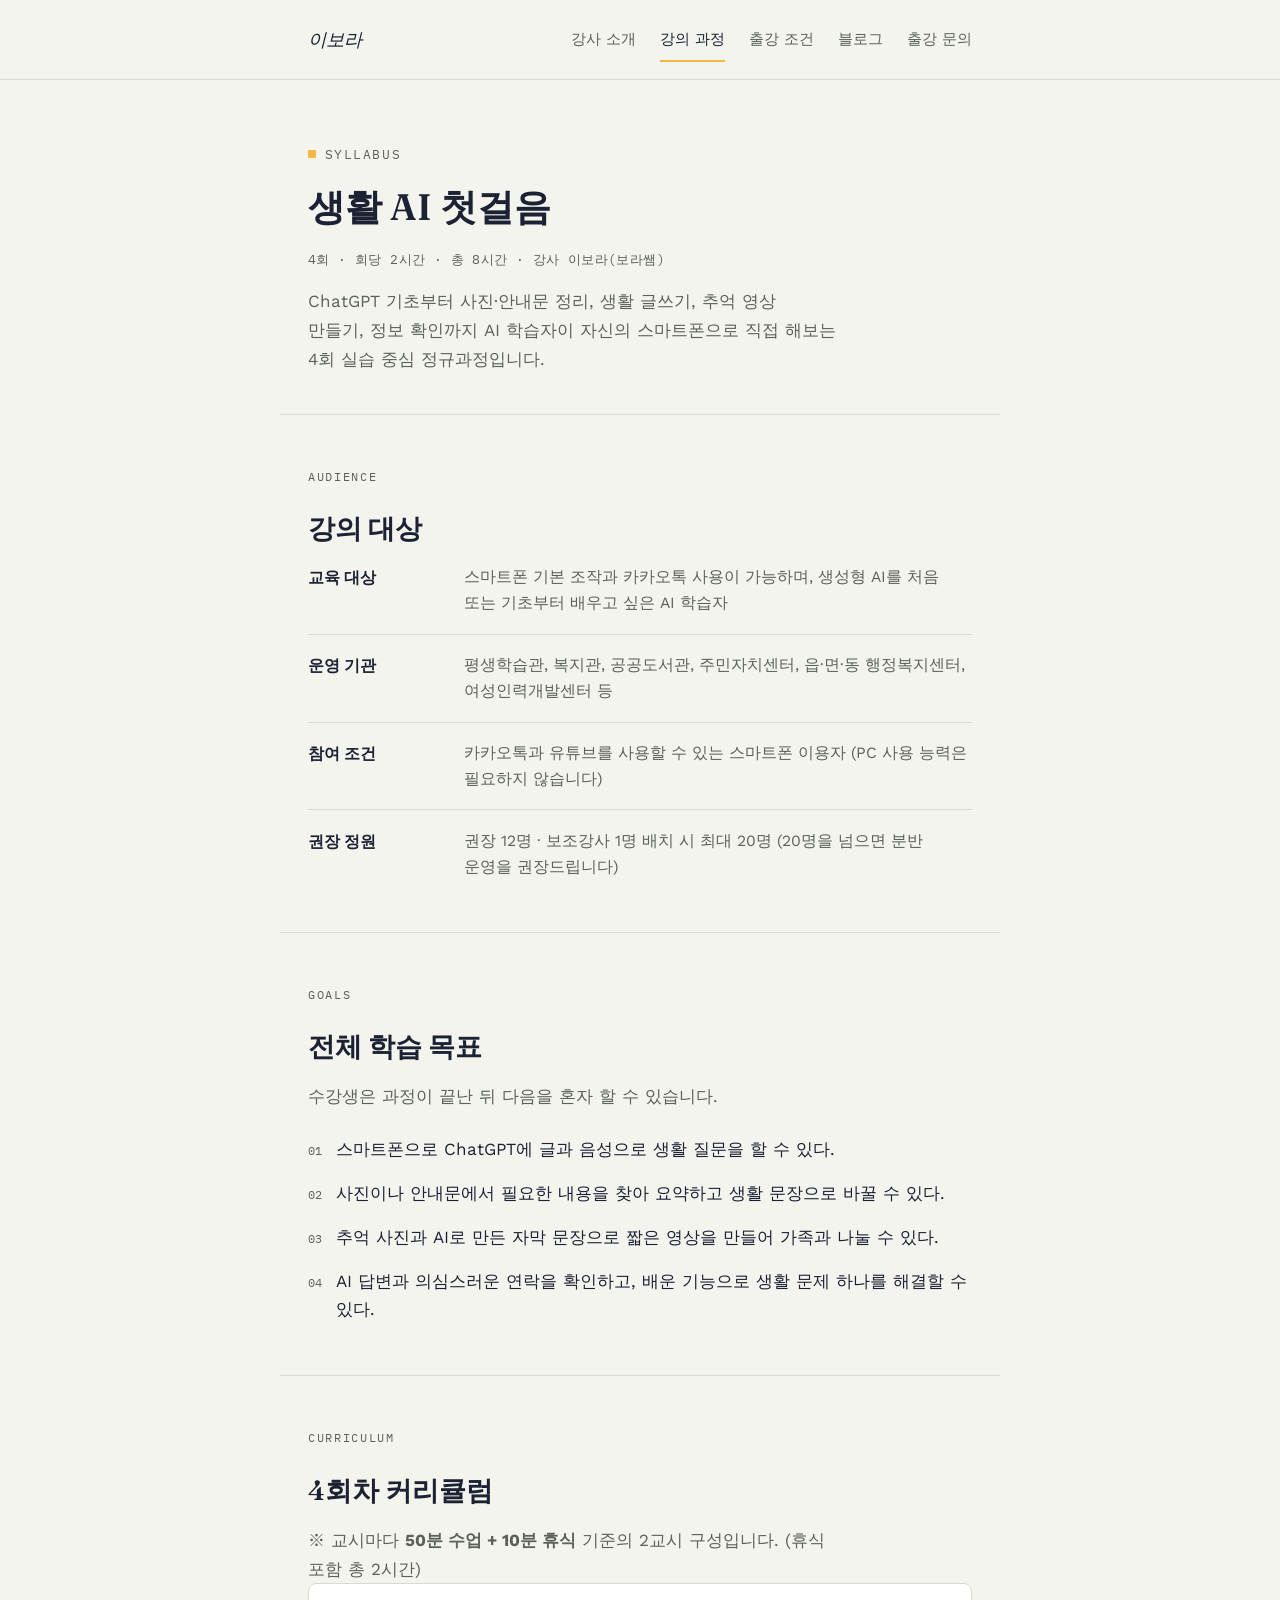
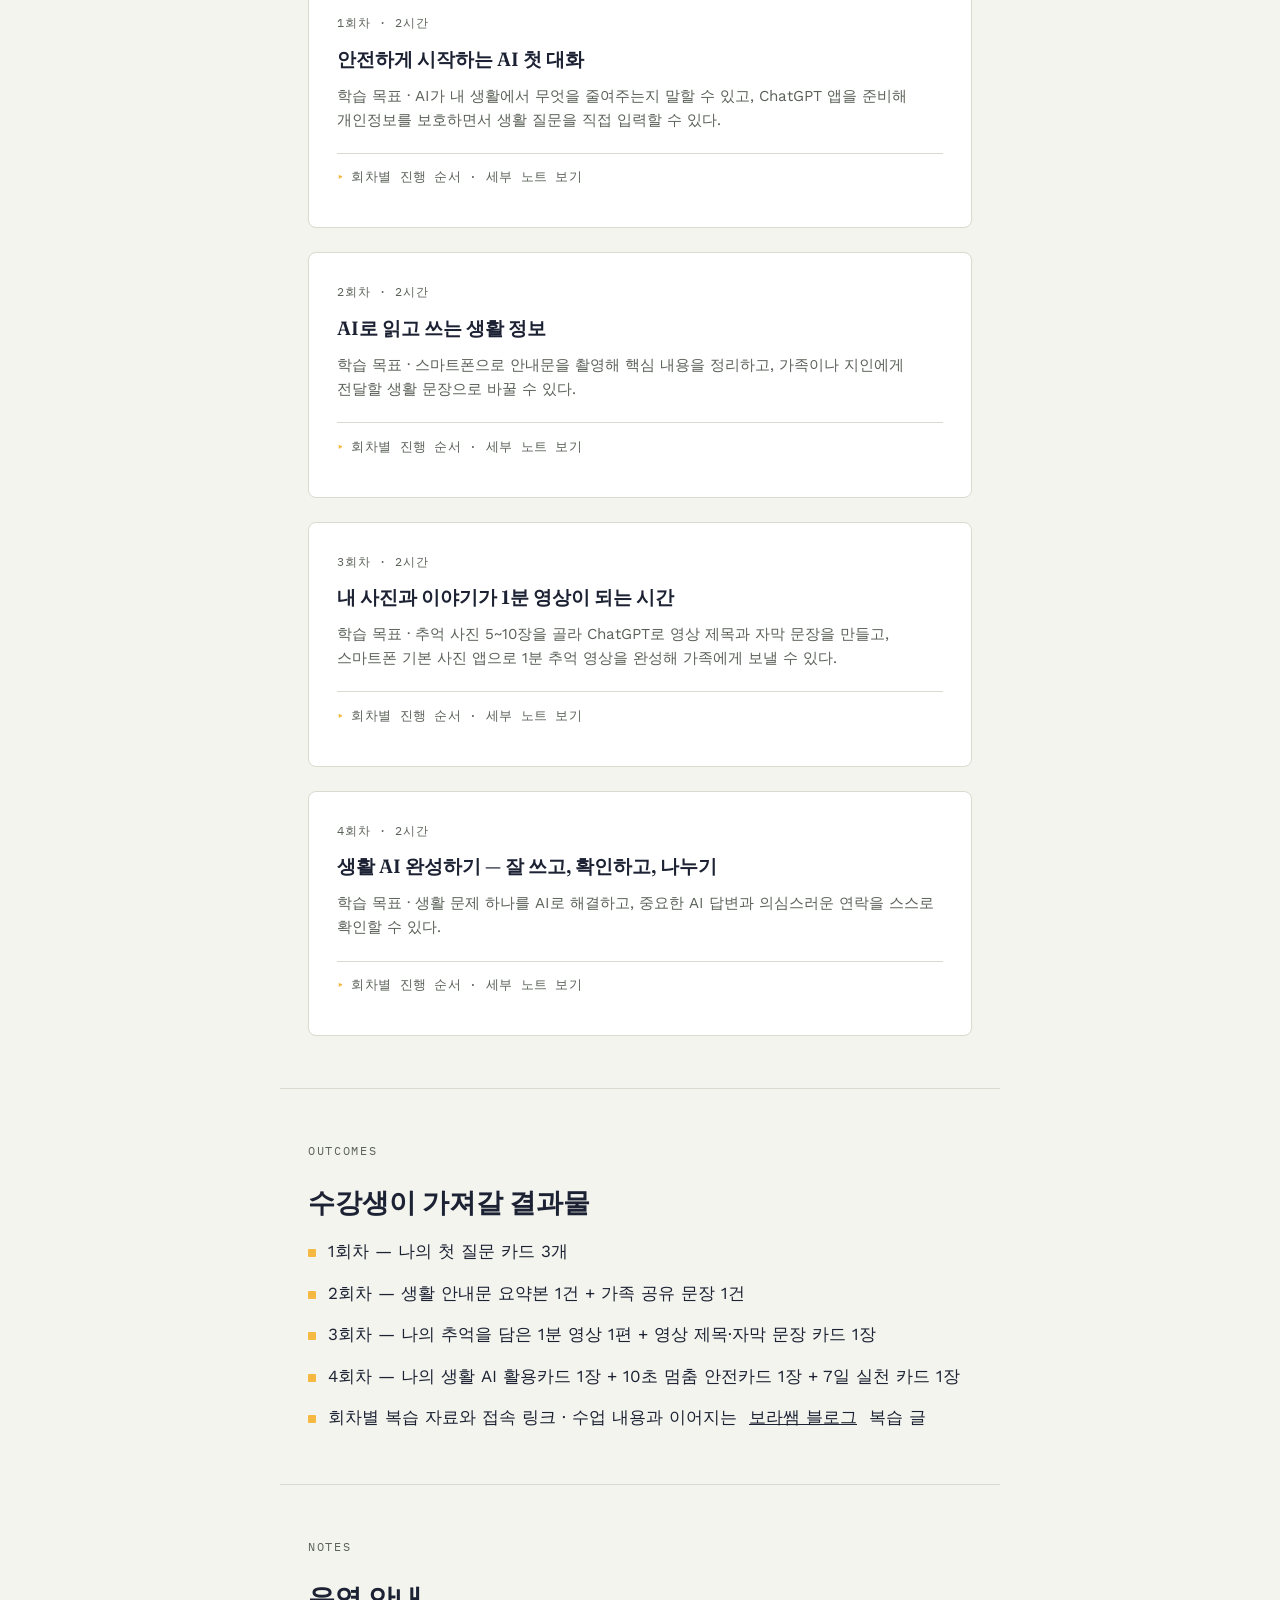
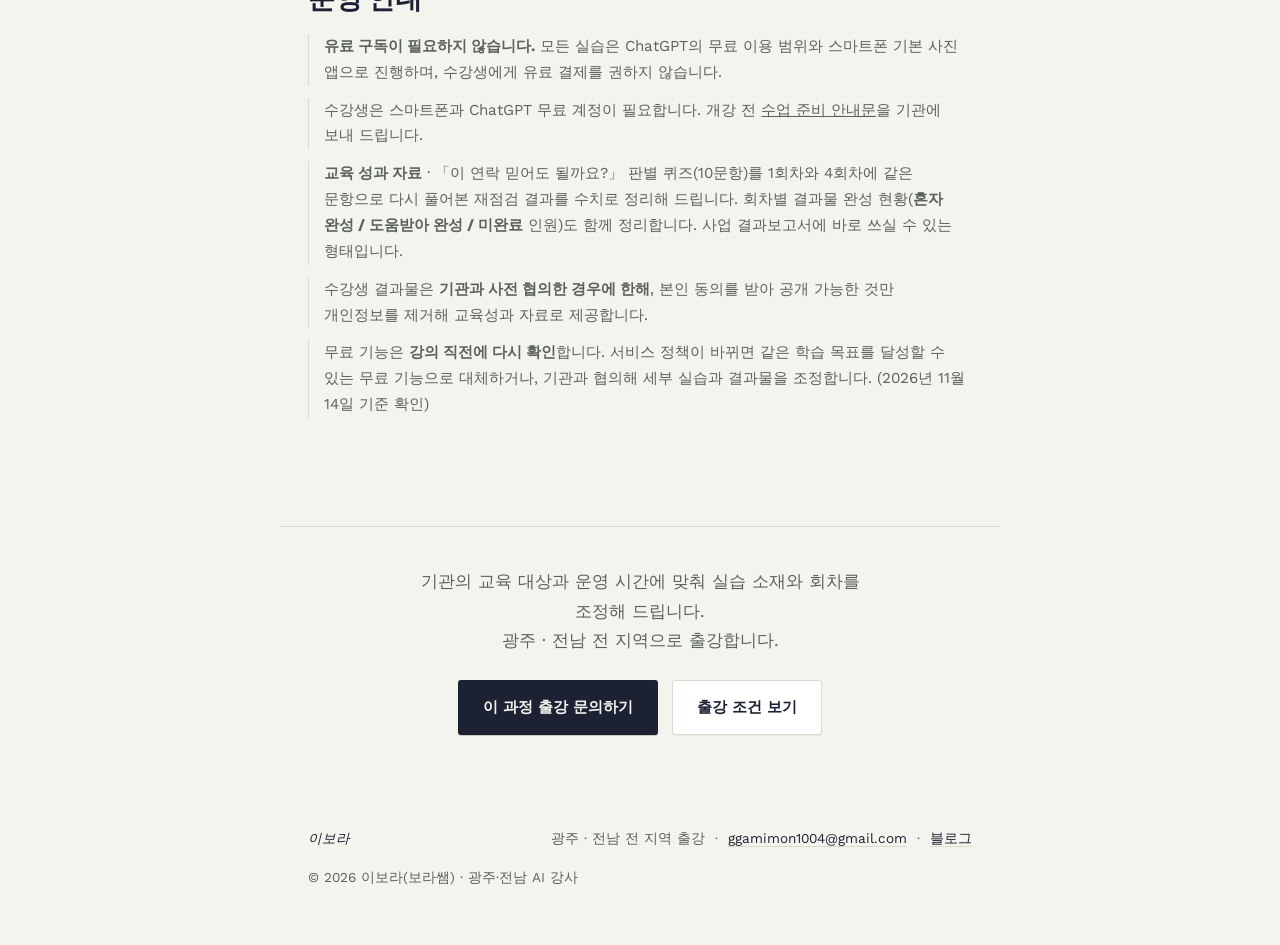
<file: syllabus.html>
<!doctype html>
<html lang="ko">
<head>
<meta charset="UTF-8">
<meta name="viewport" content="width=device-width, initial-scale=1.0">
<title>생활 AI 첫걸음 4회 강의계획서 | 이보라 AI 강사</title>
<meta name="description" content="AI 활용을 배우려는 분 대상 「생활 AI 첫걸음」 4회 8시간 강의계획서. ChatGPT 첫 대화, 안내문 요약, 1분 추억 영상, 보이스피싱 확인까지 회차별 목표와 결과물. AI 강사 이보라(보라쌤).">
<meta name="keywords" content="AI 강사, 광주 AI 강사, 전남 AI 강사, 이보라, 보라쌤, 생활 AI, 업무 AI, ChatGPT 강의, 생성형 AI 활용 교육">
<meta name="author" content="이보라 (보라쌤)">
<meta name="robots" content="index, follow, max-image-preview:large, max-snippet:-1">
<link rel="canonical" href="https://www.aibora.kr/syllabus.html">
<link rel="icon" href="/favicon.ico" sizes="48x48">
<link rel="icon" href="/favicon.svg" type="image/svg+xml">
<link rel="apple-touch-icon" href="/apple-touch-icon.png">
<meta name="theme-color" content="#F3F4EE">
<!-- 검색 결과·카카오톡·문자로 링크를 보낼 때 뜨는 미리보기입니다. -->
<meta property="og:type" content="website">
<meta property="og:site_name" content="이보라 AI 강사 · 보라쌤">
<meta property="og:locale" content="ko_KR">
<meta property="og:title" content="생활 AI 첫걸음 4회 강의계획서 | 이보라 AI 강사">
<meta property="og:description" content="AI 활용을 배우려는 분 대상 「생활 AI 첫걸음」 4회 8시간 강의계획서. ChatGPT 첫 대화, 안내문 요약, 1분 추억 영상, 보이스피싱 확인까지 회차별 목표와 결과물. AI 강사 이보라(보라쌤).">
<meta property="og:url" content="https://www.aibora.kr/syllabus.html">
<meta property="og:image" content="https://www.aibora.kr/images/og-lecture.jpg">
<meta property="og:image:width" content="1200">
<meta property="og:image:height" content="630">
<meta property="og:image:alt" content="AI 강사 이보라(보라쌤) — 광주·전남 생활·업무 AI 교육">
<meta name="twitter:card" content="summary_large_image">
<meta name="twitter:title" content="생활 AI 첫걸음 4회 강의계획서 | 이보라 AI 강사">
<meta name="twitter:description" content="AI 활용을 배우려는 분 대상 「생활 AI 첫걸음」 4회 8시간 강의계획서. ChatGPT 첫 대화, 안내문 요약, 1분 추억 영상, 보이스피싱 확인까지 회차별 목표와 결과물. AI 강사 이보라(보라쌤).">
<meta name="twitter:image" content="https://www.aibora.kr/images/og-lecture.jpg">
<script type="application/ld+json">
{
 "@context": "https://schema.org",
 "@graph": [
  {
   "@type": "WebPage",
   "@id": "https://www.aibora.kr/syllabus.html#webpage",
   "url": "https://www.aibora.kr/syllabus.html",
   "name": "생활 AI 첫걸음 4회 강의계획서 | 이보라 AI 강사",
   "description": "AI 활용을 배우려는 분 대상 「생활 AI 첫걸음」 4회 8시간 강의계획서. ChatGPT 첫 대화, 안내문 요약, 1분 추억 영상, 보이스피싱 확인까지 회차별 목표와 결과물. AI 강사 이보라(보라쌤).",
   "inLanguage": "ko-KR",
   "isPartOf": {
    "@type": "WebSite",
    "@id": "https://www.aibora.kr/#website",
    "name": "이보라 AI 강사",
    "url": "https://www.aibora.kr/"
   },
   "author": {
    "@id": "https://www.aibora.kr/#person",
    "@type": "Person",
    "name": "이보라",
    "alternateName": [
     "보라쌤",
     "보라샘"
    ]
   },
   "dateModified": "2026-09-23"
  },
  {
   "@type": "Course",
   "@id": "https://www.aibora.kr/syllabus.html#course",
   "name": "생활 AI 첫걸음",
   "description": "AI 활용을 배우려는 분 대상 4회 8시간 스마트폰 실습 중심 첫걸음 과정. ChatGPT 첫 대화(글·음성), 안내문 요약과 가족 문장, 1분 추억 영상, AI 답변·사칭 연락 확인까지.",
   "url": "https://www.aibora.kr/syllabus.html",
   "inLanguage": "ko",
   "provider": {
    "@id": "https://www.aibora.kr/#person",
    "@type": "Person",
    "name": "이보라",
    "alternateName": [
     "보라쌤",
     "보라샘"
    ]
   },
   "educationalLevel": "기초",
   "audience": {
    "@type": "EducationalAudience",
    "educationalRole": "AI 학습자"
   },
   "hasCourseInstance": {
    "@type": "CourseInstance",
    "courseMode": "Onsite",
    "courseWorkload": "PT8H",
    "courseSchedule": {
     "@type": "Schedule",
     "repeatCount": 4,
     "duration": "PT2H"
    },
    "instructor": {
     "@id": "https://www.aibora.kr/#person",
     "@type": "Person",
     "name": "이보라",
     "alternateName": [
      "보라쌤",
      "보라샘"
     ]
    },
    "location": {
     "@type": "Place",
     "name": "광주광역시·전라남도 기관 출강"
    }
   },
   "teaches": [
    "ChatGPT 사용",
    "안내문 요약",
    "생활 글쓰기",
    "추억 영상 만들기",
    "보이스피싱·사칭 연락 확인"
   ]
  },
  {
   "@type": "BreadcrumbList",
   "itemListElement": [
    {
     "@type": "ListItem",
     "position": 1,
     "name": "홈",
     "item": "https://www.aibora.kr/"
    },
    {
     "@type": "ListItem",
     "position": 2,
     "name": "강의 과정",
     "item": "https://www.aibora.kr/programs.html"
    },
    {
     "@type": "ListItem",
     "position": 3,
     "name": "생활 AI 첫걸음 4회 강의계획서",
     "item": "https://www.aibora.kr/syllabus.html"
    }
   ]
  }
 ]
}
</script>
<link rel="preconnect" href="https://fonts.googleapis.com">
<link rel="preconnect" href="https://fonts.gstatic.com" crossorigin>
<link href="https://fonts.googleapis.com/css2?family=Fraunces:ital,opsz,wght@0,9..144,400;0,9..144,600;1,9..144,500&family=Work+Sans:wght@400;500;600&family=IBM+Plex+Mono:wght@500&display=swap" rel="stylesheet">
<link rel="stylesheet" href="styles.css">
<style>
  .page-header {
    padding: clamp(2.75rem, 7vw, 4rem) 1.75rem 2.5rem;
    max-width: 720px;
    margin: 0 auto;
  }

  .page-title {
    font-family: var(--font-display);
    font-weight: 600;
    font-size: clamp(1.7rem, 4vw, 2.3rem);
    line-height: 1.25;
    margin: 0 0 0.9rem;
    text-wrap: balance;
  }

  .page-desc {
    color: var(--ink-soft);
    max-width: 48ch;
    margin: 0;
  }

  .course-meta {
    display: inline-flex;
    align-items: center;
    gap: 0.5rem;
    font-family: var(--font-mono);
    font-size: 0.82rem;
    letter-spacing: 0.03em;
    color: var(--ink-soft);
    margin: 0 0 1rem;
  }

  /* --- 대상 / 목표 목록 (index.html topics-list와 같은 시각 언어) --- */

  .info-list {
    list-style: none;
    margin: 0;
    padding: 0;
    display: grid;
    gap: 0;
  }

  .info-list li {
    display: grid;
    grid-template-columns: minmax(0, 8rem) 1fr;
    gap: 0.5rem 1.75rem;
    padding: 1.1rem 0;
    border-top: 1px solid var(--line);
  }
  .info-list li:first-child { border-top: none; padding-top: 0; }
  .info-list li:last-child { padding-bottom: 0; }

  .info-term {
    font-family: var(--font-display);
    font-weight: 600;
    font-size: 1.02rem;
    color: var(--ink);
  }

  .info-desc {
    color: var(--ink-soft);
    font-size: 0.98rem;
    line-height: 1.65;
  }

  @media (max-width: 560px) {
    .info-list li {
      grid-template-columns: 1fr;
      gap: 0.35rem;
    }
  }

  .goal-list {
    list-style: none;
    margin: 0;
    padding: 0;
    display: flex;
    flex-direction: column;
    gap: 1rem;
  }

  .goal-list li {
    display: flex;
    gap: 0.9rem;
    align-items: baseline;
    color: var(--ink);
    line-height: 1.65;
  }

  .goal-num {
    flex: none;
    font-family: var(--font-mono);
    font-size: 0.78rem;
    color: var(--ink-soft);
    padding-top: 0.15rem;
  }

  /* --- 회차 카드 (index.html material-card와 같은 시각 언어) --- */

  .session-list {
    display: flex;
    flex-direction: column;
    gap: 1.5rem;
  }

  .session-card {
    border: 1px solid var(--line);
    border-radius: 8px;
    padding: 1.75rem;
    background: var(--surface);
  }

  .session-eyebrow {
    font-family: var(--font-mono);
    font-size: 0.78rem;
    letter-spacing: 0.08em;
    text-transform: uppercase;
    color: var(--ink-soft);
    margin: 0 0 0.6rem;
  }

  .session-title {
    font-family: var(--font-display);
    font-weight: 600;
    font-size: 1.2rem;
    margin: 0 0 0.5rem;
    text-wrap: balance;
  }

  .session-goal {
    color: var(--ink-soft);
    font-size: 0.95rem;
    margin: 0 0 1.3rem;
    line-height: 1.6;
  }

  .schedule {
    list-style: none;
    margin: 0 0 1.3rem;
    padding: 0;
  }

  .schedule li {
    display: grid;
    grid-template-columns: minmax(0, 4rem) 1fr;
    gap: 0.4rem 1rem;
    padding: 0.65rem 0;
    border-top: 1px solid var(--line);
    align-items: baseline;
  }
  .schedule li:first-child { border-top: none; padding-top: 0; }
  .schedule li:last-child { padding-bottom: 0; }

  .schedule-time {
    font-family: var(--font-mono);
    font-size: 0.82rem;
    color: var(--ink-soft);
  }

  .schedule-content {
    font-size: 0.96rem;
    color: var(--ink);
    line-height: 1.55;
  }

  .session-intro {
    margin: 0 0 1rem;
    color: var(--ink-soft);
    font-size: 0.97rem;
    line-height: 1.75;
  }

  .session-notes {
    list-style: none;
    margin: 0;
    padding: 1rem 0 0;
    border-top: 1px solid var(--line);
    display: flex;
    flex-direction: column;
    gap: 0.45rem;
    font-size: 0.92rem;
    color: var(--ink-soft);
    line-height: 1.6;
  }

  .session-notes li strong {
    color: var(--ink);
    font-weight: 600;
  }

  .session-toggle summary {
    cursor: pointer;
    list-style: none;
    display: flex;
    align-items: center;
    gap: 0.45rem;
    font-family: var(--font-mono);
    font-size: 0.84rem;
    letter-spacing: 0.02em;
    color: var(--ink-soft);
    padding: 0.7rem 0;
    border-top: 1px solid var(--line);
  }

  .session-toggle summary::-webkit-details-marker { display: none; }

  .session-toggle summary::before {
    content: '▸';
    display: inline-block;
    color: var(--accent);
    transition: transform 0.15s ease;
  }

  .session-toggle[open] summary::before { transform: rotate(90deg); }

  .session-toggle[open] summary {
    margin-bottom: 1rem;
    color: var(--ink);
  }

  .session-toggle summary:hover { color: var(--ink); }

  .schedule li.is-break .schedule-content { color: var(--ink-soft); font-style: italic; }

  @media (max-width: 480px) {
    .schedule li {
      grid-template-columns: 1fr;
      gap: 0.2rem;
    }
  }

  /* --- 결과물 체크리스트 --- */

  .outcome-list {
    list-style: none;
    margin: 0;
    padding: 0;
    display: flex;
    flex-direction: column;
    gap: 0.9rem;
  }

  .outcome-list li {
    display: flex;
    gap: 0.75rem;
    align-items: baseline;
    color: var(--ink);
    line-height: 1.6;
  }

  .outcome-list li::before {
    content: "";
    flex: none;
    width: 0.5rem;
    height: 0.5rem;
    background: var(--accent);
    border-radius: 1px;
    margin-top: 0.4rem;
  }

  /* --- 운영 안내 --- */

  .note-list {
    list-style: none;
    margin: 0;
    padding: 0;
    display: flex;
    flex-direction: column;
    gap: 0.75rem;
    color: var(--ink-soft);
    font-size: 0.95rem;
    line-height: 1.7;
  }

  .note-list li {
    padding-left: 0.95rem;
    border-left: 1px solid var(--line);
  }

  /* --- 마무리 문의 --- */

  .closing {
    border-top: 1px solid var(--line);
    margin-top: 3.5rem;
    padding-top: 2.5rem;
    text-align: center;
  }

  .closing p {
    color: var(--ink-soft);
    max-width: 44ch;
    margin: 0 auto 1.5rem;
    line-height: 1.75;
  }
</style>
</head>
<body>

<nav class="site-nav">
  <div class="wrap">
    <a class="brand" href="index.html">이보라</a>
    <div class="links">
      <a href="index.html#about">강사 소개</a>
      <a href="programs.html" aria-current="page">강의 과정</a>
      <a href="index.html#operation">출강 조건</a>
      <a href="https://blog.naver.com/ggamimong" target="_blank" rel="noopener noreferrer">블로그</a>
      <a href="index.html#consult">출강 문의</a>
    </div>
  </div>
</nav>

<header class="page-header">
  <p class="eyebrow">Syllabus</p>
  <h1 class="page-title">생활 AI 첫걸음</h1>
  <p class="course-meta">4회 · 회당 2시간 · 총 8시간 · 강사 이보라(보라쌤)</p>
  <p class="page-desc">ChatGPT 기초부터 사진·안내문 정리, 생활 글쓰기, 추억 영상 만들기, 정보 확인까지 AI 학습자이 자신의 스마트폰으로 직접 해보는 4회 실습 중심 정규과정입니다.</p>
</header>

<main id="main">

<section id="audience">
  <p class="section-label">Audience</p>
  <h2>강의 대상</h2>
  <ul class="info-list">
    <li>
      <span class="info-term">교육 대상</span>
      <span class="info-desc">스마트폰 기본 조작과 카카오톡 사용이 가능하며, 생성형 AI를 처음 또는 기초부터 배우고 싶은 AI 학습자</span>
    </li>
    <li>
      <span class="info-term">운영 기관</span>
      <span class="info-desc">평생학습관, 복지관, 공공도서관, 주민자치센터, 읍·면·동 행정복지센터, 여성인력개발센터 등</span>
    </li>
    <li>
      <span class="info-term">참여 조건</span>
      <span class="info-desc">카카오톡과 유튜브를 사용할 수 있는 스마트폰 이용자 (PC 사용 능력은 필요하지 않습니다)</span>
    </li>
    <li>
      <span class="info-term">권장 정원</span>
      <span class="info-desc">권장 12명 · 보조강사 1명 배치 시 최대 20명 (20명을 넘으면 분반 운영을 권장드립니다)</span>
    </li>
  </ul>
</section>

<section id="goals">
  <p class="section-label">Goals</p>
  <h2>전체 학습 목표</h2>
  <p class="page-desc" style="margin-bottom: 1.5rem;">수강생은 과정이 끝난 뒤 다음을 혼자 할 수 있습니다.</p>
  <ol class="goal-list">
    <li><span class="goal-num">01</span><span>스마트폰으로 ChatGPT에 글과 음성으로 생활 질문을 할 수 있다.</span></li>
    <li><span class="goal-num">02</span><span>사진이나 안내문에서 필요한 내용을 찾아 요약하고 생활 문장으로 바꿀 수 있다.</span></li>
    <li><span class="goal-num">03</span><span>추억 사진과 AI로 만든 자막 문장으로 짧은 영상을 만들어 가족과 나눌 수 있다.</span></li>
    <li><span class="goal-num">04</span><span>AI 답변과 의심스러운 연락을 확인하고, 배운 기능으로 생활 문제 하나를 해결할 수 있다.</span></li>
  </ol>
</section>

<section id="curriculum">
  <p class="section-label">Curriculum</p>
  <h2>4회차 커리큘럼</h2>
  <p class="page-desc">※ 교시마다 <strong>50분 수업 + 10분 휴식</strong> 기준의 2교시 구성입니다. (휴식 포함 총 2시간)</p>

  <div class="session-list">

    <article class="session-card">
      <p class="session-eyebrow">1회차 · 2시간</p>
      <h3 class="session-title">안전하게 시작하는 AI 첫 대화</h3>
      <p class="session-goal">학습 목표 · AI가 내 생활에서 무엇을 줄여주는지 말할 수 있고, ChatGPT 앱을 준비해 개인정보를 보호하면서 생활 질문을 직접 입력할 수 있다.</p>
      <details class="session-toggle">
        <summary>회차별 진행 순서 · 세부 노트 보기</summary>
      <ul class="schedule">
        <li><span class="schedule-time">10분</span><span class="schedule-content">AI를 쓰면 무엇이 줄어드나 — 생활 사례 3가지</span></li>
        <li><span class="schedule-time">7분</span><span class="schedule-content">「이 연락 믿어도 될까요?」 자가점검</span></li>
        <li><span class="schedule-time">20분</span><span class="schedule-content">ChatGPT 앱 설치와 로그인</span></li>
        <li><span class="schedule-time">13분</span><span class="schedule-content">AI가 잘하는 일과 주의할 점</span></li>
        <li class="is-break"><span class="schedule-time">10분</span><span class="schedule-content">휴식</span></li>
        <li><span class="schedule-time">32분</span><span class="schedule-content">좋은 질문의 3요소와 첫 질문 실습 — 글자로 묻기 · 말로 묻기</span></li>
        <li><span class="schedule-time">10분</span><span class="schedule-content">오류 대응과 개별 도움</span></li>
        <li><span class="schedule-time">8분</span><span class="schedule-content">결과 확인과 복습 안내</span></li>
      </ul>
      <ul class="session-notes">
        <li><strong>도입</strong> · 축사 쓰기, 안내문 이해하기, 병원 방문 준비처럼 실제로 시간이 오래 걸리던 일 세 가지를 먼저 보여드립니다. 기능 설명이 아니라 수강생이 '내 얘기다' 하고 느끼는 지점에서 수업을 시작합니다.</li>
        <li><strong>실습</strong> · 강사가 제시한 생활 미션 카드 중 한 가지를 골라 ChatGPT에 질문하기 — 글자로 한 번, 마이크 버튼을 눌러 말로 한 번 질문합니다. 타자가 느린 분도 말로 질문하면 바로 따라올 수 있습니다.</li>
        <li><strong>결과물</strong> · 나의 첫 질문 카드 3개</li>
        <li><strong>안내</strong> · 개인정보, 비밀번호, 인증번호는 입력하지 않습니다.</li>
      </ul>
      </details>
    </article>

    <article class="session-card">
      <p class="session-eyebrow">2회차 · 2시간</p>
      <h3 class="session-title">AI로 읽고 쓰는 생활 정보</h3>
      <p class="session-goal">학습 목표 · 스마트폰으로 안내문을 촬영해 핵심 내용을 정리하고, 가족이나 지인에게 전달할 생활 문장으로 바꿀 수 있다.</p>
      <details class="session-toggle">
        <summary>회차별 진행 순서 · 세부 노트 보기</summary>
      <ul class="schedule">
        <li><span class="schedule-time">10분</span><span class="schedule-content">지난 수업 복습</span></li>
        <li><span class="schedule-time">15분</span><span class="schedule-content">사진을 보여주고 AI에 질문하는 방법</span></li>
        <li><span class="schedule-time">25분</span><span class="schedule-content">생활 안내문을 촬영해 핵심 내용 정리하기</span></li>
        <li class="is-break"><span class="schedule-time">10분</span><span class="schedule-content">휴식</span></li>
        <li><span class="schedule-time">20분</span><span class="schedule-content">정리한 내용을 가족에게 보낼 카톡 문장으로 바꾸기</span></li>
        <li><span class="schedule-time">10분</span><span class="schedule-content">AI 답변을 비교하고 내 말투로 수정하기</span></li>
        <li><span class="schedule-time">7분</span><span class="schedule-content">다음 회차 준비 · 사진 앱 영상 만들기 기능 위치 확인</span></li>
        <li><span class="schedule-time">10분</span><span class="schedule-content">오류 대응과 개별 도움</span></li>
        <li><span class="schedule-time">3분</span><span class="schedule-content">결과 저장과 마무리</span></li>
      </ul>
      <ul class="session-notes">
        <li><strong>실습</strong> · 복지관·병원·관공서·아파트 등에서 받은 생활 안내문을 촬영해 날짜, 장소, 준비물과 중요한 내용을 정리한 뒤 가족에게 전달할 카톡 문장으로 바꿔봅니다.</li>
        <li><strong>결과물</strong> · 생활 안내문 요약본 1건 · 가족·지인에게 보낼 생활 문장 1건</li>
        <li><strong>다음 회차 준비</strong> · 3회차 실습을 위해 수업이 끝나기 전에 내 휴대폰 사진 앱에서 영상 만들기 기능의 위치를 함께 확인합니다. 새로 설치하거나 가입할 앱은 없습니다. 영상으로 만들고 싶은 추억 사진 5~10장을 골라 오시도록 안내합니다.</li>
        <li><strong>안내</strong> · 실제 이름과 연락처 대신 가상 정보를 사용하며, 작성한 글은 확인 후 붙여 넣기까지만 실습하고 발송은 수강생이 직접 결정합니다.</li>
      </ul>
      </details>
    </article>

    <article class="session-card">
      <p class="session-eyebrow">3회차 · 2시간</p>
      <h3 class="session-title">내 사진과 이야기가 1분 영상이 되는 시간</h3>
      <p class="session-goal">학습 목표 · 추억 사진 5~10장을 골라 ChatGPT로 영상 제목과 자막 문장을 만들고, 스마트폰 기본 사진 앱으로 1분 추억 영상을 완성해 가족에게 보낼 수 있다.</p>
      <details class="session-toggle">
        <summary>회차별 진행 순서 · 세부 노트 보기</summary>
      <p class="session-intro">강사의 샘플 사진으로 우리 반 영상을 먼저 함께 완성한 뒤, 각자가 가족·고향·여행·반려동물·꽃 중 하나를 골라 자기만의 추억 영상을 만듭니다.</p>
      <ul class="schedule">
        <li><span class="schedule-time">10분</span><span class="schedule-content">지난 수업 복습과 오늘 만들 샘플 영상 보기</span></li>
        <li><span class="schedule-time">15분</span><span class="schedule-content">이야기 한 줄 정하고 사진 5~10장 골라 앨범에 모으기</span></li>
        <li><span class="schedule-time">25분</span><span class="schedule-content">강사 샘플 사진으로 우리 반 영상 함께 만들기</span></li>
        <li class="is-break"><span class="schedule-time">10분</span><span class="schedule-content">휴식</span></li>
        <li><span class="schedule-time">15분</span><span class="schedule-content">ChatGPT로 나의 영상 제목과 자막 문장 만들기</span></li>
        <li><span class="schedule-time">25분</span><span class="schedule-content">스마트폰 사진 앱으로 나만의 1분 영상 완성하기 (개별 도움 포함)</span></li>
        <li><span class="schedule-time">10분</span><span class="schedule-content">완성 영상 2~3편 함께 보기 · 카카오톡 공유와 주의사항</span></li>
      </ul>
      <ul class="session-notes">
        <li><strong>실습 도구</strong> · ChatGPT 앱과 스마트폰에 기본으로 들어 있는 사진 앱(갤럭시 갤러리의 '영화 만들기', 아이폰 사진 앱의 '추억' 영상)을 사용합니다. 새로 설치하거나 가입할 앱은 없습니다.</li>
        <li><strong>운영 원칙</strong> · 우리 반 영상을 먼저 완성해 개인 제작에 문제가 생겨도 수업 경험이 끊기지 않도록 운영합니다. 기종에 따라 메뉴 위치가 다르며, 개인 제작이 어려운 수강생은 2인 1조로 참여합니다. 영상 기능이 없는 기종은 고른 사진과 AI로 만든 자막 문장을 카카오톡 앨범으로 보내는 실습으로 진행합니다.</li>
        <li><strong>결과물</strong> · 나의 추억을 담은 1분 영상 1편 · 영상 제목과 자막 문장 카드 1장</li>
        <li><strong>안내</strong> · AI에게 보여주는 사진은 얼굴이 나오지 않은 풍경·음식·꽃 사진으로 합니다. 배경음악은 휴대폰에 기본으로 들어 있는 음악만 사용하고, 자막에는 실명·전화번호·주소를 넣지 않습니다. 사진 속 가족에게 공유해도 되는지 먼저 확인합니다.</li>
      </ul>
      </details>
    </article>

    <article class="session-card">
      <p class="session-eyebrow">4회차 · 2시간</p>
      <h3 class="session-title">생활 AI 완성하기 — 잘 쓰고, 확인하고, 나누기</h3>
      <p class="session-goal">학습 목표 · 생활 문제 하나를 AI로 해결하고, 중요한 AI 답변과 의심스러운 연락을 스스로 확인할 수 있다.</p>
      <details class="session-toggle">
        <summary>회차별 진행 순서 · 세부 노트 보기</summary>
      <ul class="schedule">
        <li><span class="schedule-time">10분</span><span class="schedule-content">지난 3회차 핵심 복습</span></li>
        <li><span class="schedule-time">15분</span><span class="schedule-content">AI 답변이 틀릴 수 있는 이유와 확인 3단계</span></li>
        <li><span class="schedule-time">25분</span><span class="schedule-content">요즘 사기 수법 — 기관 사칭 · 가족 사칭 · AI 목소리 사례와 판별 퀴즈</span></li>
        <li class="is-break"><span class="schedule-time">10분</span><span class="schedule-content">휴식</span></li>
        <li><span class="schedule-time">28분</span><span class="schedule-content">나의 생활 문제 해결 종합실습 (개별 도움 포함)</span></li>
        <li><span class="schedule-time">10분</span><span class="schedule-content">결과물 발표와 서로의 활용법 나누기</span></li>
        <li><span class="schedule-time">12분</span><span class="schedule-content">1회차 자가점검과 비교 · 7일 실천 카드 · 과정 마무리</span></li>
      </ul>
      <ul class="session-notes">
        <li><strong>종합실습</strong> · 가족 모임 안내문 작성하기 / 가까운 여행 일정 정리하기 / 관공서·병원 방문 전 질문 목록 만들기 / 복잡한 안내문을 촬영해 핵심 내용 정리하기 / 가족에게 보낼 따뜻한 안부 문장 만들기 중 1개 선택</li>
        <li><strong>왜 지금</strong> · 2025년 보이스피싱 피해액은 <strong>1조 2,578억 원</strong>입니다. 건수는 줄었지만 1건당 평균 피해액이 5,384만 원으로 커졌고, 피해액의 <strong>78.6%가 검찰·금융감독원 등 기관 사칭형</strong>입니다. (경찰청 자료, 2026년 9월 보도 기준) 판별 퀴즈에서 기관 사칭 · 가족 사칭 · AI 목소리 사례를 함께 다룹니다.</li>
        <li><strong>확인 기준</strong> · 출처와 날짜 확인, 다른 자료와 비교, 발신번호와 링크 확인, 개인정보·송금 요구 여부, 재촉하거나 불안을 일으키는 표현. 검찰·금융감독원 등 공공기관은 전화로 돈을 옮기라고 하거나 앱 설치를 요구하지 않습니다 — 의심되면 끊고 <strong>112</strong> 또는 <strong>1332(금융감독원)</strong>로 직접 확인합니다.</li>
        <li><strong>AI 표시</strong> · 2026년 1월 시행된 인공지능 기본법에 따라 AI 서비스가 만든 결과물에 표시(워터마크)가 붙기 시작했습니다. 사기범은 표시를 붙이지 않으므로, 표시가 없다고 진짜라고 믿지 않습니다.</li>
        <li><strong>결과물</strong> · 나의 생활 AI 활용카드 1장 · 급할수록 10초 멈춤 안전카드 1장 · 7일 실천 카드 1장</li>
        <li><strong>과정 마무리</strong> · 첫 회차와 마지막 회차의 판단 결과를 비교하고, 집에서 7일 동안 해 볼 AI 활용 한 가지를 실천 카드에 적습니다. 수업 뒤에도 혼자 복습할 수 있도록 수업 내용과 이어지는 블로그 글을 안내합니다.</li>
      </ul>
      </details>
    </article>

  </div>
</section>

<section id="outcomes">
  <p class="section-label">Outcomes</p>
  <h2>수강생이 가져갈 결과물</h2>
  <ul class="outcome-list">
    <li>1회차 — 나의 첫 질문 카드 3개</li>
    <li>2회차 — 생활 안내문 요약본 1건 + 가족 공유 문장 1건</li>
    <li>3회차 — 나의 추억을 담은 1분 영상 1편 + 영상 제목·자막 문장 카드 1장</li>
    <li>4회차 — 나의 생활 AI 활용카드 1장 + 10초 멈춤 안전카드 1장 + 7일 실천 카드 1장</li>
    <li>회차별 복습 자료와 접속 링크 · 수업 내용과 이어지는 <a href="https://blog.naver.com/ggamimong" target="_blank" rel="noopener noreferrer">보라쌤 블로그</a> 복습 글</li>
  </ul>
</section>

<section id="notes">
  <p class="section-label">Notes</p>
  <h2>운영 안내</h2>
  <ul class="note-list">
    <li><strong>유료 구독이 필요하지 않습니다.</strong> 모든 실습은 ChatGPT의 무료 이용 범위와 스마트폰 기본 사진 앱으로 진행하며, 수강생에게 유료 결제를 권하지 않습니다.</li>
    <li>수강생은 스마트폰과 ChatGPT 무료 계정이 필요합니다. 개강 전 <a href="prep.html">수업 준비 안내문</a>을 기관에 보내 드립니다.</li>
    <li><strong>교육 성과 자료</strong> · 「이 연락 믿어도 될까요?」 판별 퀴즈(10문항)를 1회차와 4회차에 같은 문항으로 다시 풀어본 재점검 결과를 수치로 정리해 드립니다. 회차별 결과물 완성 현황(<strong>혼자 완성 / 도움받아 완성 / 미완료</strong> 인원)도 함께 정리합니다. 사업 결과보고서에 바로 쓰실 수 있는 형태입니다.</li>
    <li>수강생 결과물은 <strong>기관과 사전 협의한 경우에 한해</strong>, 본인 동의를 받아 공개 가능한 것만 개인정보를 제거해 교육성과 자료로 제공합니다.</li>
    <li>무료 기능은 <strong>강의 직전에 다시 확인</strong>합니다. 서비스 정책이 바뀌면 같은 학습 목표를 달성할 수 있는 무료 기능으로 대체하거나, 기관과 협의해 세부 실습과 결과물을 조정합니다. (2026년 11월 14일 기준 확인)</li>
  </ul>
</section>

<section class="closing">
  <p>기관의 교육 대상과 운영 시간에 맞춰 실습 소재와 회차를 조정해 드립니다.<br>광주 · 전남 전 지역으로 출강합니다.</p>
  <div class="cta-row" style="justify-content:center;">
    <a class="btn btn-primary" href="index.html?course=4%ED%9A%8C%20%EA%B8%B0%EC%B4%88%20%EC%A0%95%EA%B7%9C%EA%B3%BC%EC%A0%95#consult">이 과정 출강 문의하기</a>
    <a class="btn btn-ghost" href="index.html#operation">출강 조건 보기</a>
  </div>
</section>

</main>

<footer>
  <span class="footer-name">이보라</span>
  <span class="footer-contact">광주 · 전남 전 지역 출강 &nbsp;·&nbsp; <a href="mailto:ggamimon1004@gmail.com">ggamimon1004@gmail.com</a> &nbsp;·&nbsp; <a href="https://blog.naver.com/ggamimong" target="_blank" rel="noopener noreferrer">블로그</a></span>
  <span>© 2026 이보라(보라쌤) · 광주·전남 AI 강사</span>
</footer>

</body>
</html>
</file>
<file: styles.css>
:root {
  --bg: #F3F4EE;
  --surface: #FFFFFF;
  --surface-2: #ECEEE4;
  --ink: #1C2233;
  --ink-soft: #5B6259;
  --accent: #F5B942;
  --accent-ink: #241B04;
  --line: #D9DBCE;
  --danger: #B3432B;

  --font-display: "Fraunces", Georgia, "Noto Serif KR", serif;
  --font-body: "Work Sans", "Apple SD Gothic Neo", "Malgun Gothic", sans-serif;
  --font-mono: "IBM Plex Mono", "Noto Sans Mono", monospace;
}

@media (prefers-color-scheme: dark) {
  :root:not([data-theme="light"]) {
    --bg: #13161B;
    --surface: #1B1F26;
    --surface-2: #20242C;
    --ink: #ECEDE6;
    --ink-soft: #9CA39B;
    --accent: #F5B942;
    --accent-ink: #241B04;
    --line: #2B303A;
    --danger: #E08469;
  }
}

:root[data-theme="dark"] {
  --bg: #13161B;
  --surface: #1B1F26;
  --surface-2: #20242C;
  --ink: #ECEDE6;
  --ink-soft: #9CA39B;
  --accent: #F5B942;
  --accent-ink: #241B04;
  --line: #2B303A;
  --danger: #E08469;
}

* { box-sizing: border-box; }

/* hidden 속성이 display 지정보다 항상 우선하도록 (숨김 처리 보장) */
[hidden] { display: none !important; }

body {
  margin: 0;
  background: var(--bg);
  color: var(--ink);
  font-family: var(--font-body);
  font-size: 17px;
  line-height: 1.7;
  -webkit-font-smoothing: antialiased;
  /* 한국어 단어(어절) 중간에서 줄바꿈되지 않도록 처리 */
  word-break: keep-all;
  overflow-wrap: break-word;
}

a { color: inherit; }
a:focus-visible, button:focus-visible, input:focus-visible, textarea:focus-visible {
  outline: 2px solid var(--accent);
  outline-offset: 3px;
}

.wrap {
  max-width: 720px;
  margin: 0 auto;
  padding: 0 1.75rem;
}

/* --- nav --- */

.site-nav {
  border-bottom: 1px solid var(--line);
  position: sticky;
  top: 0;
  z-index: 100;
  background: var(--bg);
}

.site-nav .wrap {
  display: flex;
  align-items: center;
  justify-content: space-between;
  padding-top: 1.1rem;
  padding-bottom: 1.1rem;
}

.site-nav .brand {
  font-family: var(--font-display);
  font-style: italic;
  font-weight: 500;
  font-size: 1.15rem;
  text-decoration: none;
  color: var(--ink);
}

.site-nav .links {
  display: flex;
  gap: 1.5rem;
  font-size: 0.92rem;
  font-weight: 500;
}

.site-nav .links a {
  text-decoration: none;
  color: var(--ink-soft);
}

.site-nav .links a:hover,
.site-nav .links a[aria-current="page"] {
  color: var(--ink);
}

.site-nav .links a {
  -webkit-tap-highlight-color: transparent;
  transition: color 0.12s ease;
}

.site-nav .links a:active {
  color: var(--ink);
  transform: translateY(1px);
}

.site-nav .links a[aria-current="page"] {
  box-shadow: inset 0 -2px 0 var(--accent);
}

/* 좁은 화면에서는 메뉴를 아래 줄로 접어 모든 항목이 보이게 합니다.
   (가로 스크롤은 항목이 화면 밖에 숨겨져 눌러야 할 메뉴를 못 찾는 문제가 있었습니다) */
@media (max-width: 640px) {
  .site-nav .wrap {
    padding-left: 1.1rem;
    padding-right: 1.1rem;
    flex-wrap: wrap;
    row-gap: 0.1rem;
    padding-top: 0.9rem;
    padding-bottom: 0.9rem;
  }

  .site-nav .brand { font-size: 1.05rem; }

  .site-nav .links {
    width: 100%;
    flex-wrap: wrap;
    gap: 0 0.95rem;
    font-size: 0.86rem;
    margin-left: 0;
  }

  .site-nav .links a {
    white-space: nowrap;
    min-height: 38px;
  }
}

/* 메뉴가 5개라 작은 휴대폰(400px 이하)에서도 한 줄에 들어가도록 간격만 줄입니다. */
@media (max-width: 400px) {
  .site-nav .links {
    gap: 0 0.62rem;
    font-size: 0.84rem;
  }
}

/* 손가락으로 누르기 좋은 최소 터치 영역 */
.site-nav .links a,
.btn {
  min-height: 44px;
  display: inline-flex;
  align-items: center;
}

/* --- headings / labels shared across pages --- */

.eyebrow {
  font-family: var(--font-mono);
  font-size: 0.8rem;
  letter-spacing: 0.12em;
  text-transform: uppercase;
  color: var(--ink-soft);
  margin: 0 0 1.1rem;
}

.eyebrow::before {
  content: "";
  display: inline-block;
  width: 0.5rem;
  height: 0.5rem;
  background: var(--accent);
  border-radius: 1px;
  margin-right: 0.55rem;
  transform: translateY(-1px);
}

h1.name {
  font-family: var(--font-display);
  font-weight: 600;
  font-size: clamp(1.85rem, 4vw + 0.67rem, 3rem);
  line-height: 1.03;
  letter-spacing: -0.01em;
  margin: 0 0 1.3rem;
  text-wrap: balance;
}

.tagline {
  font-family: var(--font-display);
  font-style: italic;
  font-weight: 500;
  font-size: clamp(1.2rem, 2.4vw, 1.5rem);
  line-height: 1.55;
  color: var(--ink);
  max-width: 34ch;
  margin: 0 0 2.25rem;
  text-wrap: balance;
}

.mark {
  font-style: normal;
  background: linear-gradient(104deg,
    transparent 0.5%, var(--accent) 0.5%,
    var(--accent) 97%, transparent 97.5%);
  color: var(--accent-ink);
  padding: 0.02em 0.15em;
  box-decoration-break: clone;
  -webkit-box-decoration-break: clone;
}

.cta-row {
  display: flex;
  gap: 0.9rem;
  flex-wrap: wrap;
}

.btn {
  display: inline-flex;
  align-items: center;
  gap: 0.5rem;
  font-family: var(--font-body);
  font-weight: 600;
  font-size: 0.95rem;
  text-decoration: none;
  padding: 0.85rem 1.5rem;
  border-radius: 3px;
  border: 1px solid transparent;
  background: none;
  cursor: pointer;
  /* 손가락으로 길게 눌렀을 때 회색 반투명 사각형이 뜨는 것을 막습니다 */
  -webkit-tap-highlight-color: transparent;
  transition: transform 0.12s ease, box-shadow 0.12s ease,
              background 0.12s ease, border-color 0.12s ease;
}

.btn-primary {
  background: var(--ink);
  color: var(--bg);
  box-shadow: 0 1px 0 rgba(0, 0, 0, 0.18);
}

.btn-ghost {
  border-color: var(--line);
  color: var(--ink);
  background: var(--surface);
  box-shadow: 0 1px 0 rgba(0, 0, 0, 0.05);
}

.btn-danger {
  border-color: var(--line);
  color: var(--danger);
  background: var(--surface);
}

/* --- 마우스를 올렸을 때 (마우스가 있는 기기에서만) --- */

@media (hover: hover) {
  .btn-primary:hover {
    transform: translateY(-2px);
    box-shadow: 0 5px 14px rgba(28, 34, 51, 0.28);
  }

  .btn-ghost:hover {
    transform: translateY(-2px);
    border-color: var(--ink);
    box-shadow: 0 5px 14px rgba(28, 34, 51, 0.16);
  }

  .btn-danger:hover {
    transform: translateY(-2px);
    border-color: var(--danger);
    box-shadow: 0 5px 14px rgba(179, 67, 43, 0.18);
  }
}

/* --- 누르는 순간 (스마트폰에서도 그대로 작동합니다) --- */

.btn:active { transition-duration: 0.04s; }

.btn-primary:active {
  transform: translateY(1px);
  background: #12172380;
  background: color-mix(in srgb, var(--ink) 82%, #000);
  box-shadow: inset 0 2px 5px rgba(0, 0, 0, 0.42);
}

.btn-ghost:active,
.btn-danger:active {
  transform: translateY(1px);
  background: var(--surface-2);
  border-color: var(--ink-soft);
  box-shadow: inset 0 2px 4px rgba(0, 0, 0, 0.16);
}

.btn[disabled] {
  opacity: 0.45;
  cursor: not-allowed;
  transform: none !important;
  box-shadow: none !important;
}

/* 키보드 탭 이동 시 노란 테두리를 더 두껍게 */
.btn:focus-visible {
  outline: 3px solid var(--accent);
  outline-offset: 3px;
}

@media (prefers-reduced-motion: reduce) {
  .btn { transition: none; }
  .btn-primary:hover, .btn-ghost:hover, .btn-danger:hover { transform: none; }
  .btn-primary:active, .btn-ghost:active, .btn-danger:active { transform: none; }
}

section {
  max-width: 720px;
  margin: 0 auto;
  padding: 3.25rem 1.75rem;
  border-top: 1px solid var(--line);
}

.section-label {
  font-family: var(--font-mono);
  font-size: 0.75rem;
  letter-spacing: 0.14em;
  text-transform: uppercase;
  color: var(--ink-soft);
  margin: 0 0 1.5rem;
}

h2 {
  font-family: var(--font-display);
  font-weight: 600;
  font-size: 1.7rem;
  line-height: 1.3;
  margin: 0 0 1.1rem;
  text-wrap: balance;
  max-width: 22ch;
}

footer {
  max-width: 720px;
  margin: 0 auto;
  padding: 2.5rem 1.75rem 3.5rem;
  display: flex;
  justify-content: space-between;
  align-items: baseline;
  gap: 1rem;
  flex-wrap: wrap;
  color: var(--ink-soft);
  font-size: 0.85rem;
}

footer .footer-name {
  font-family: var(--font-display);
  font-style: italic;
  color: var(--ink);
}

footer .footer-contact a {
  color: var(--ink);
  text-decoration: none;
  border-bottom: 1px solid var(--line);
}

footer .footer-contact a:hover { border-bottom-color: var(--ink-soft); }
</file>
